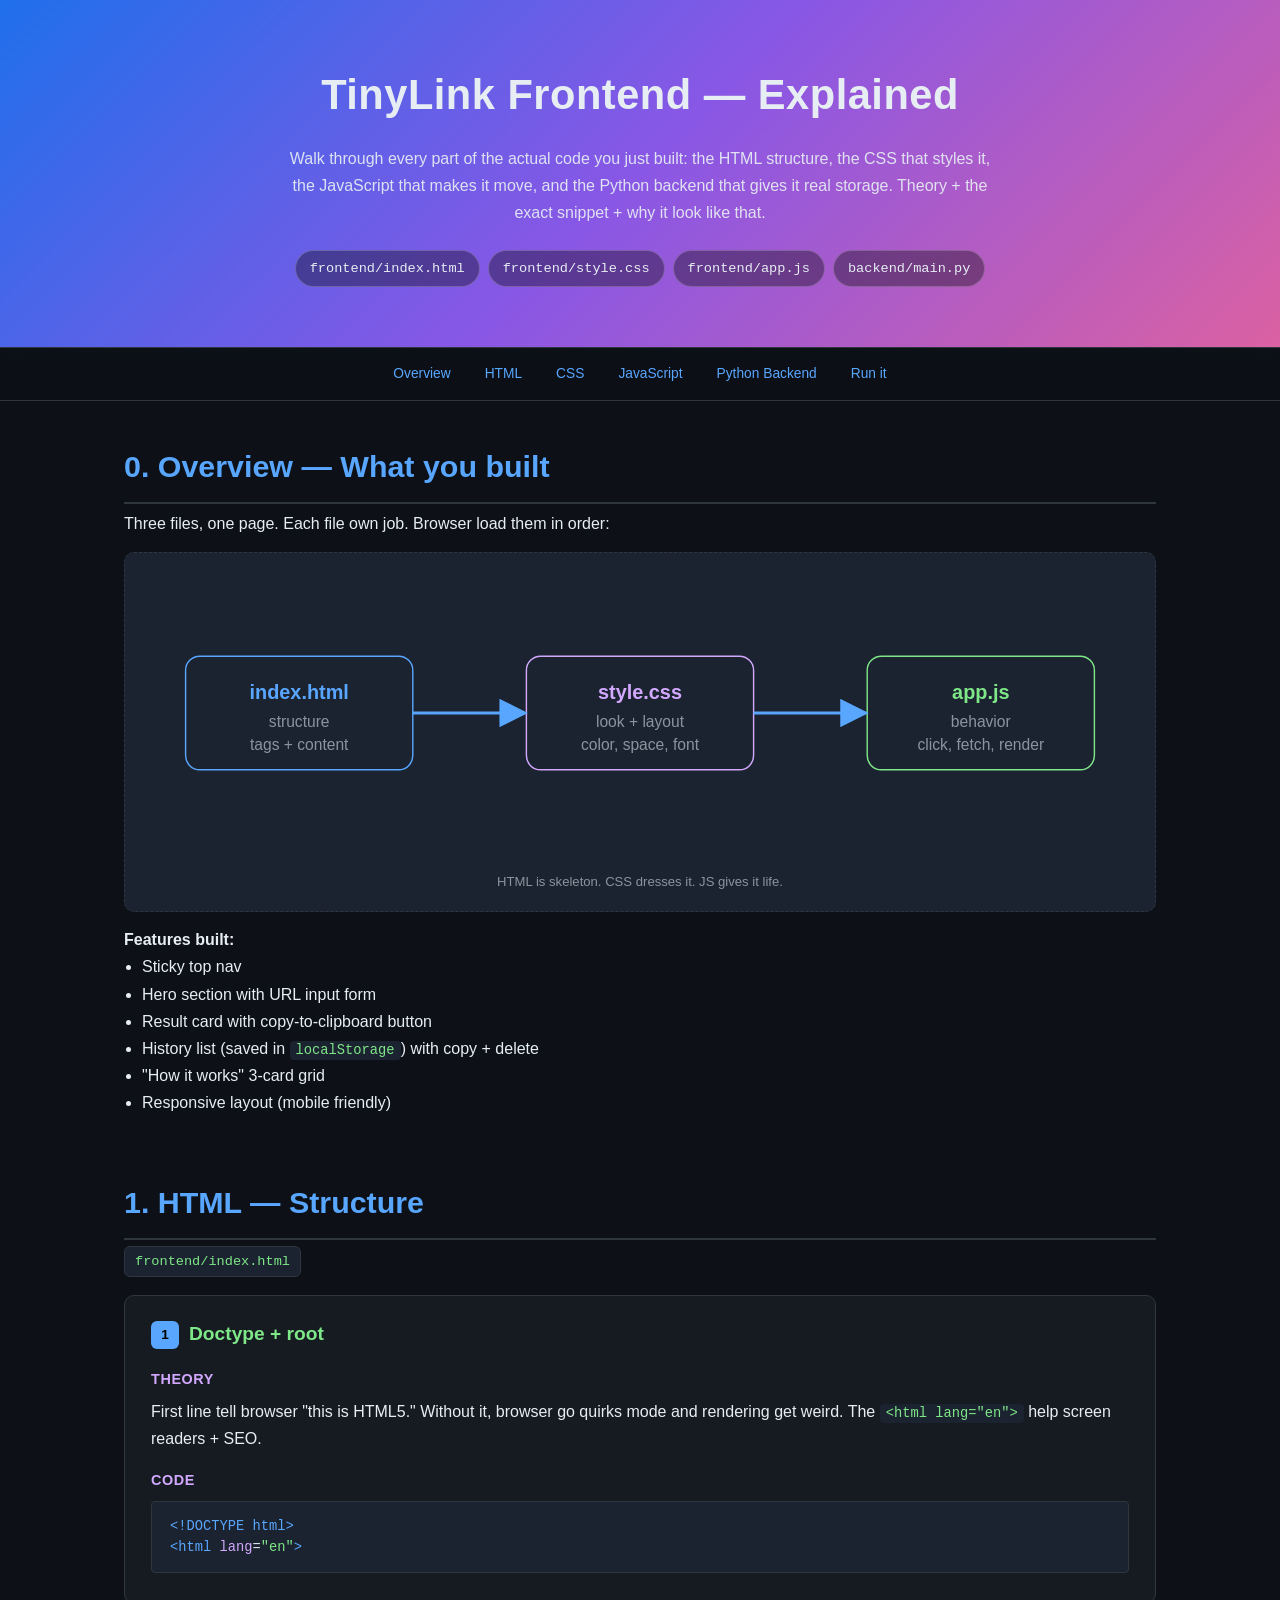
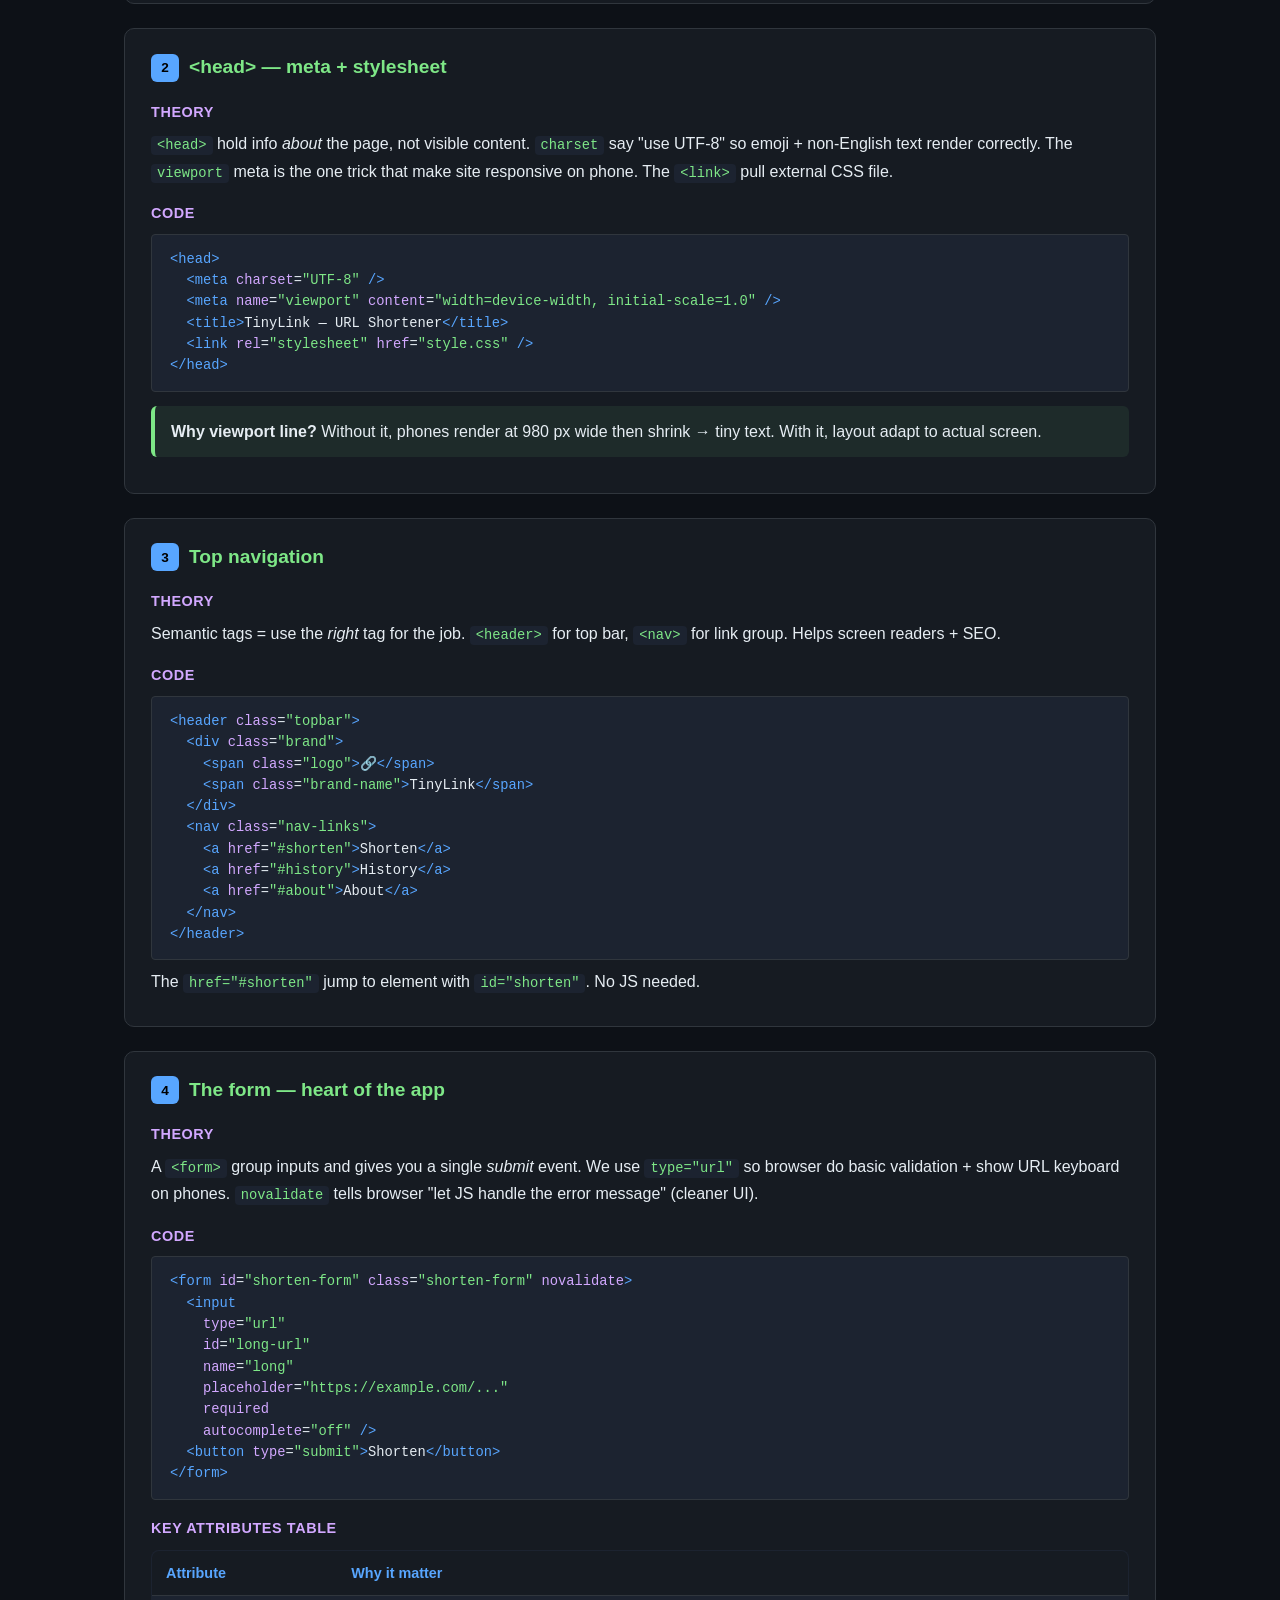
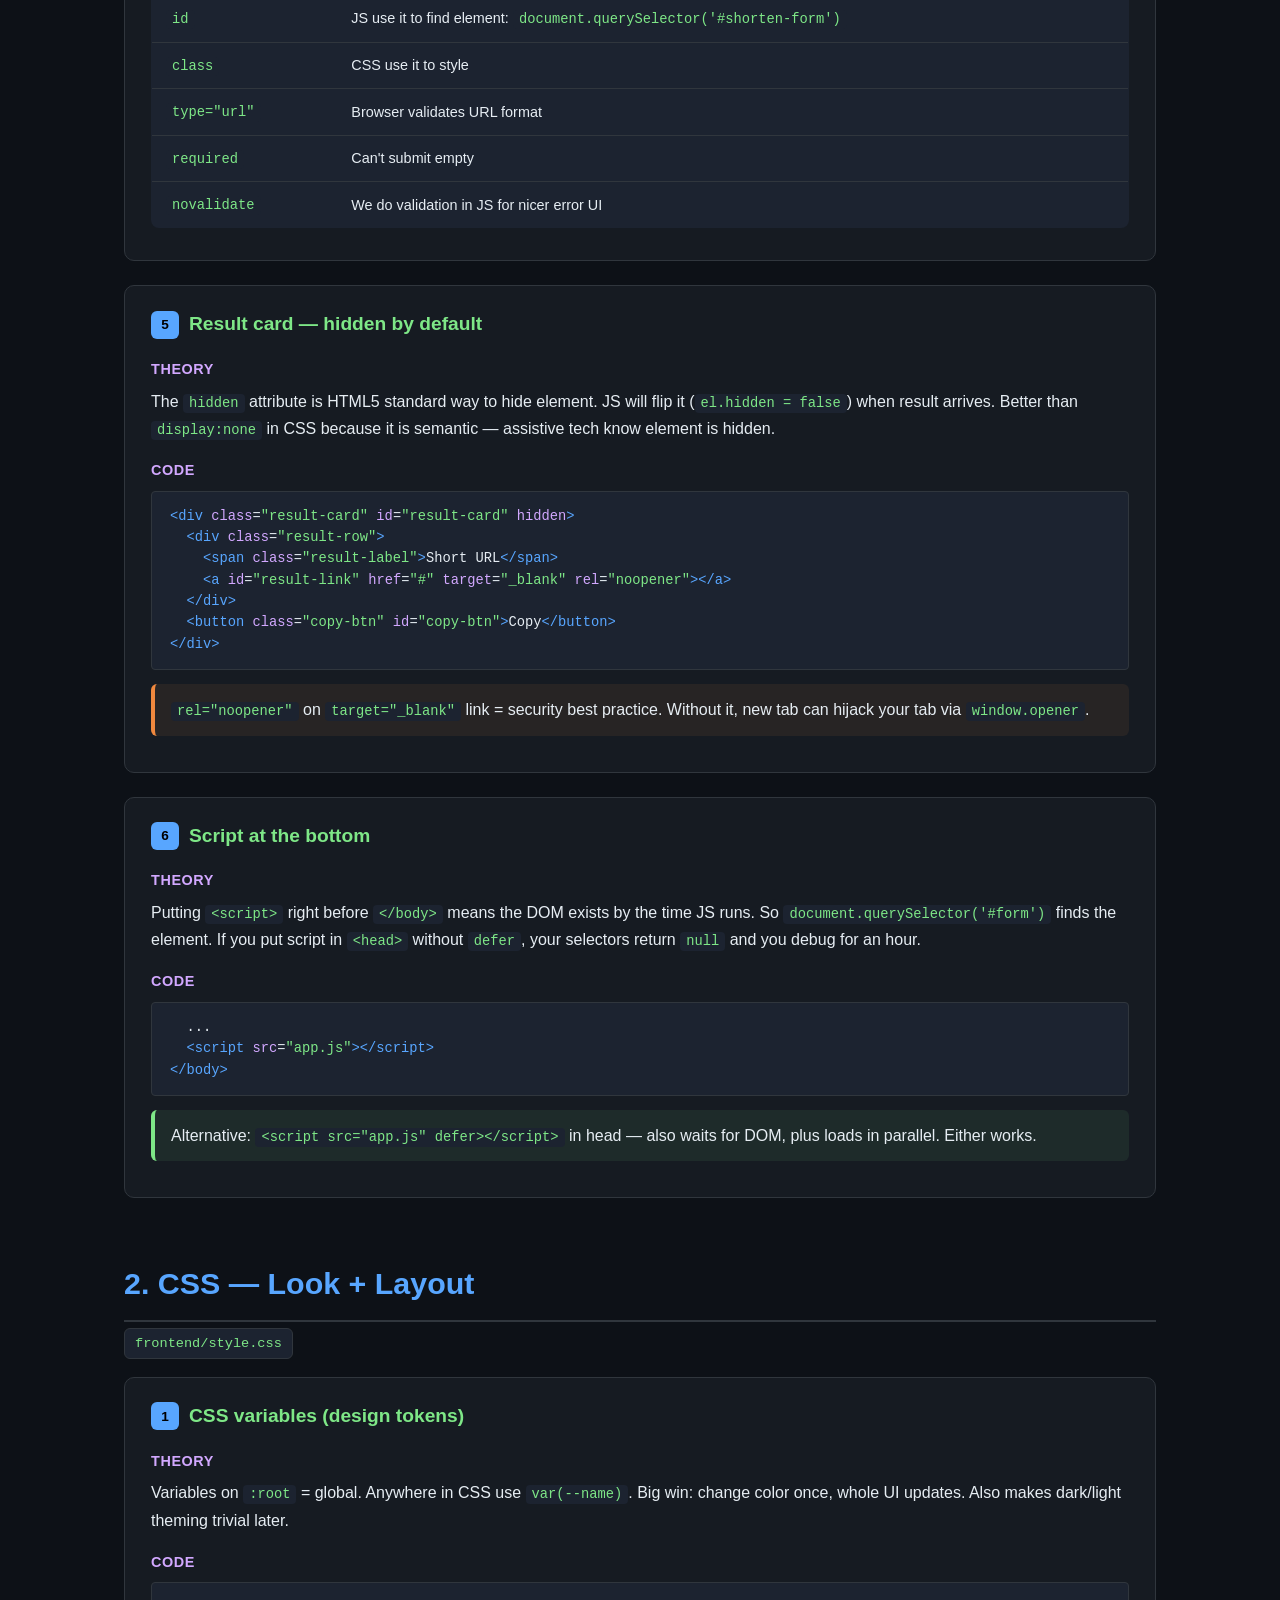
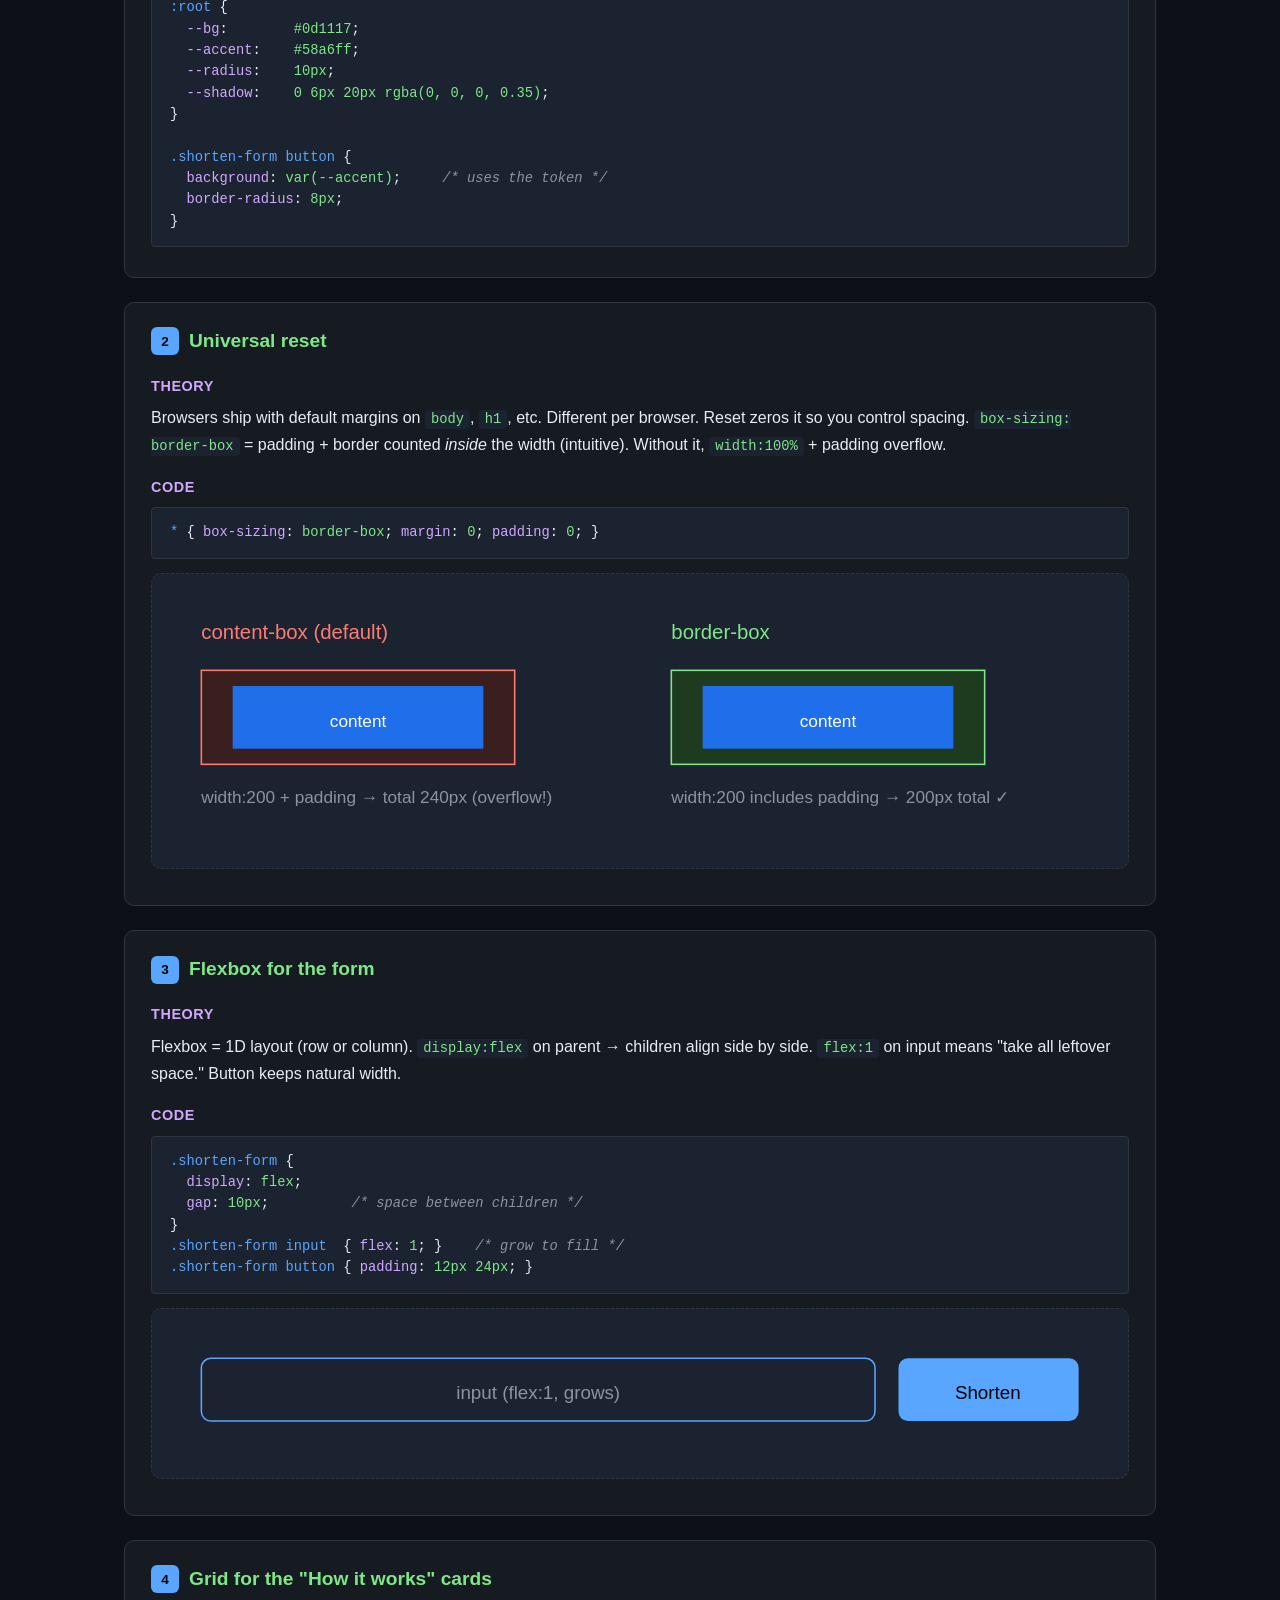
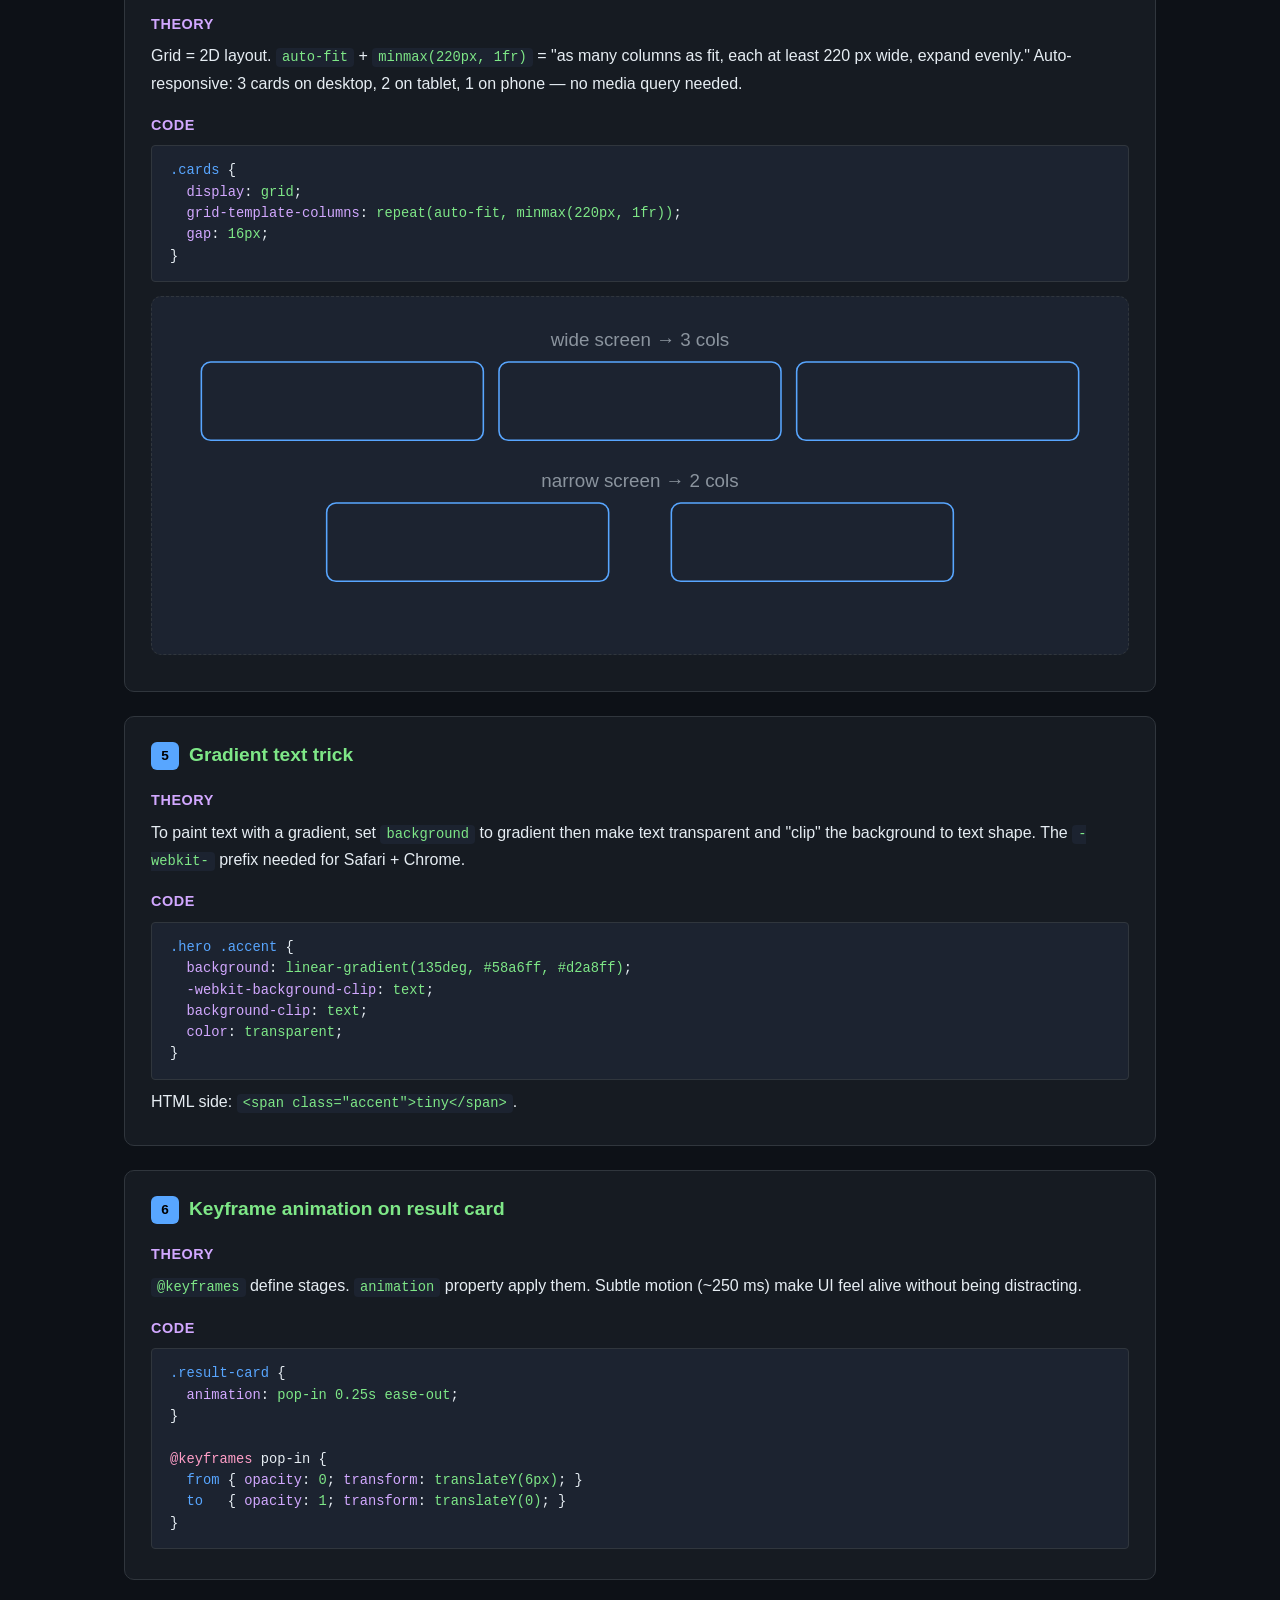
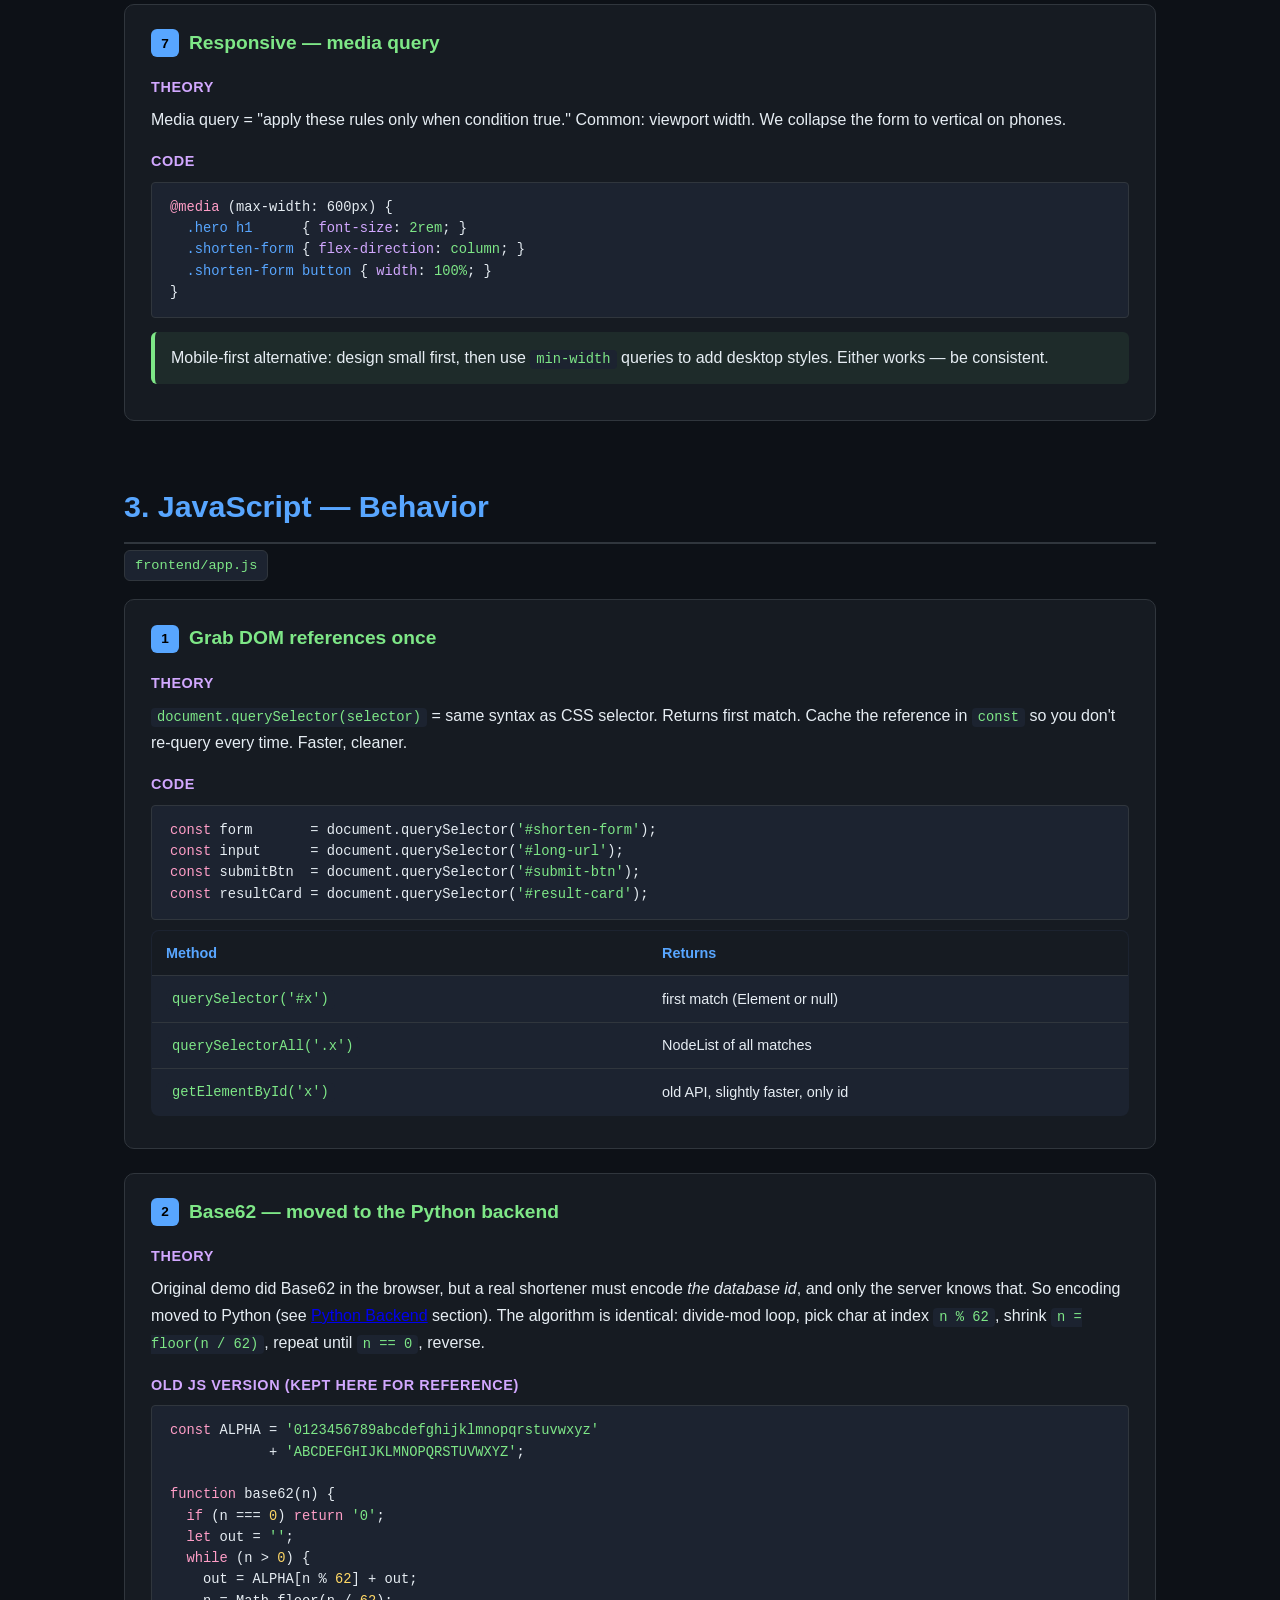
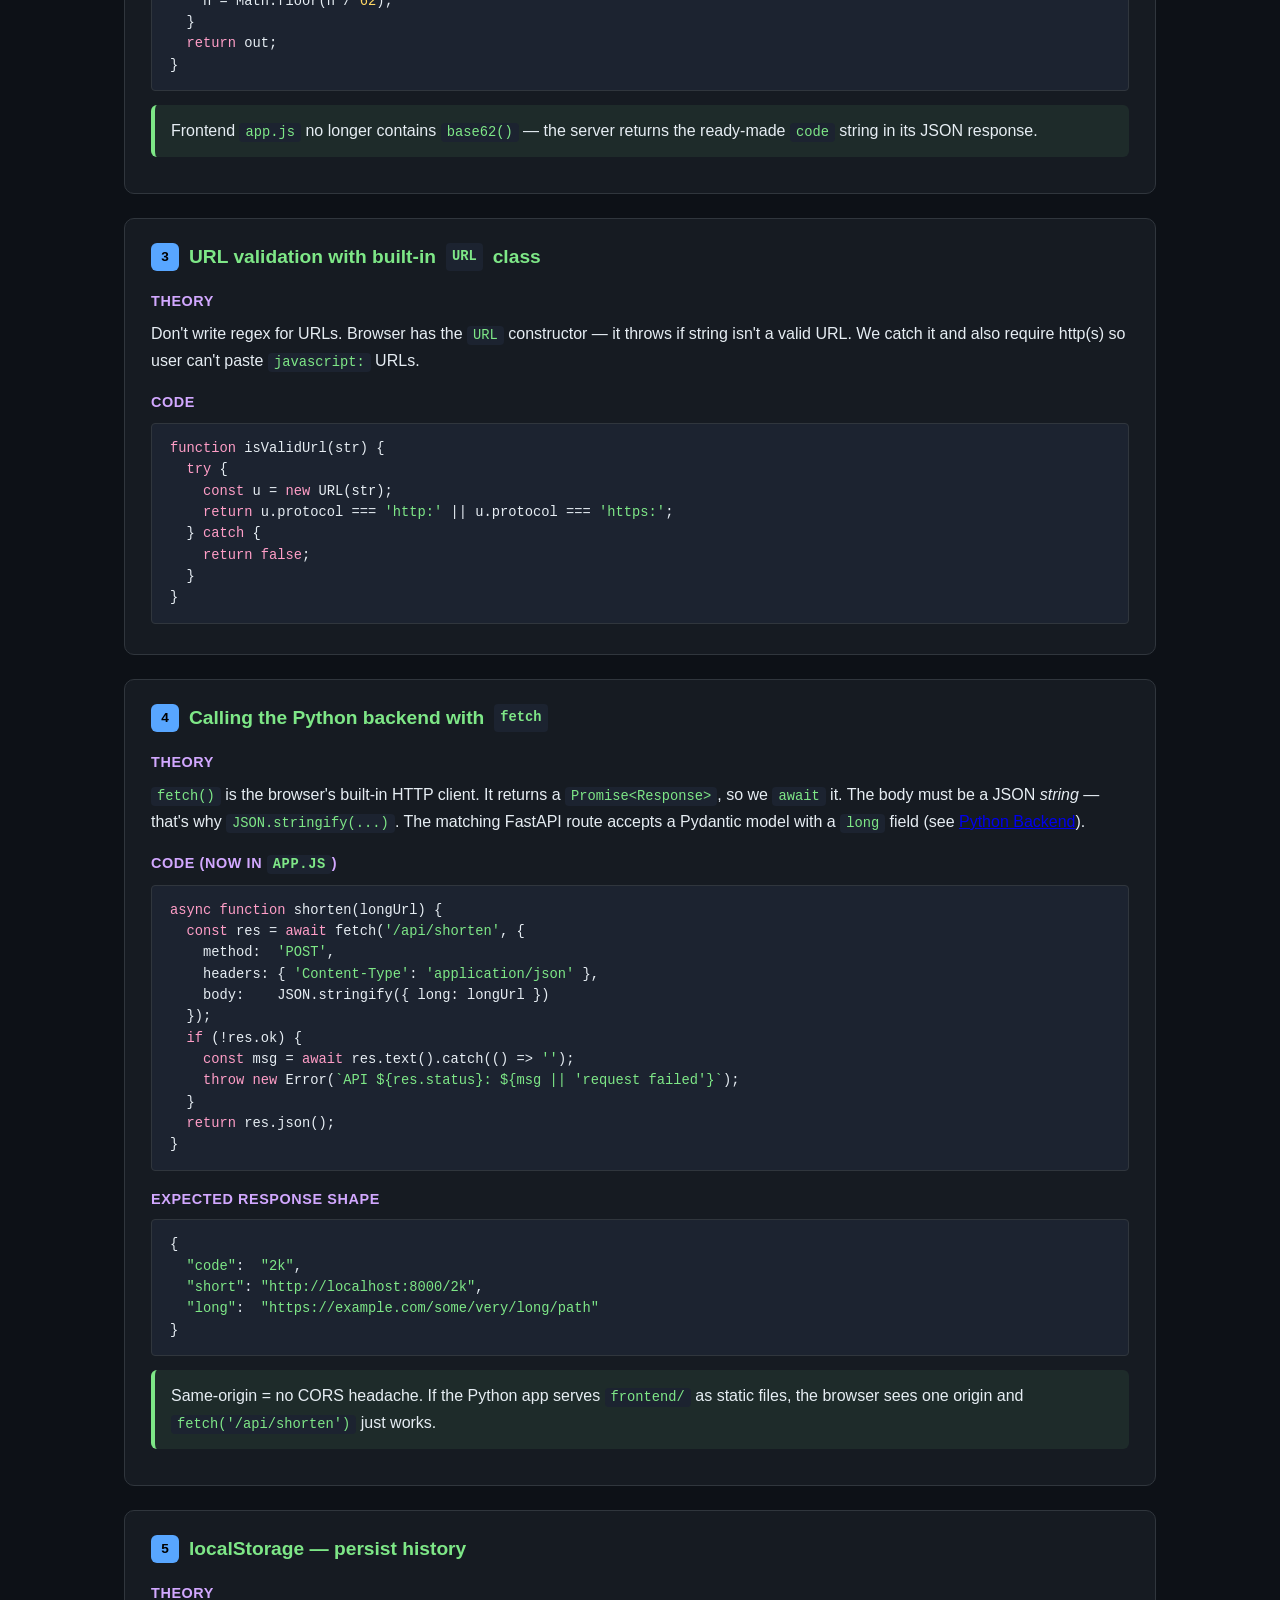
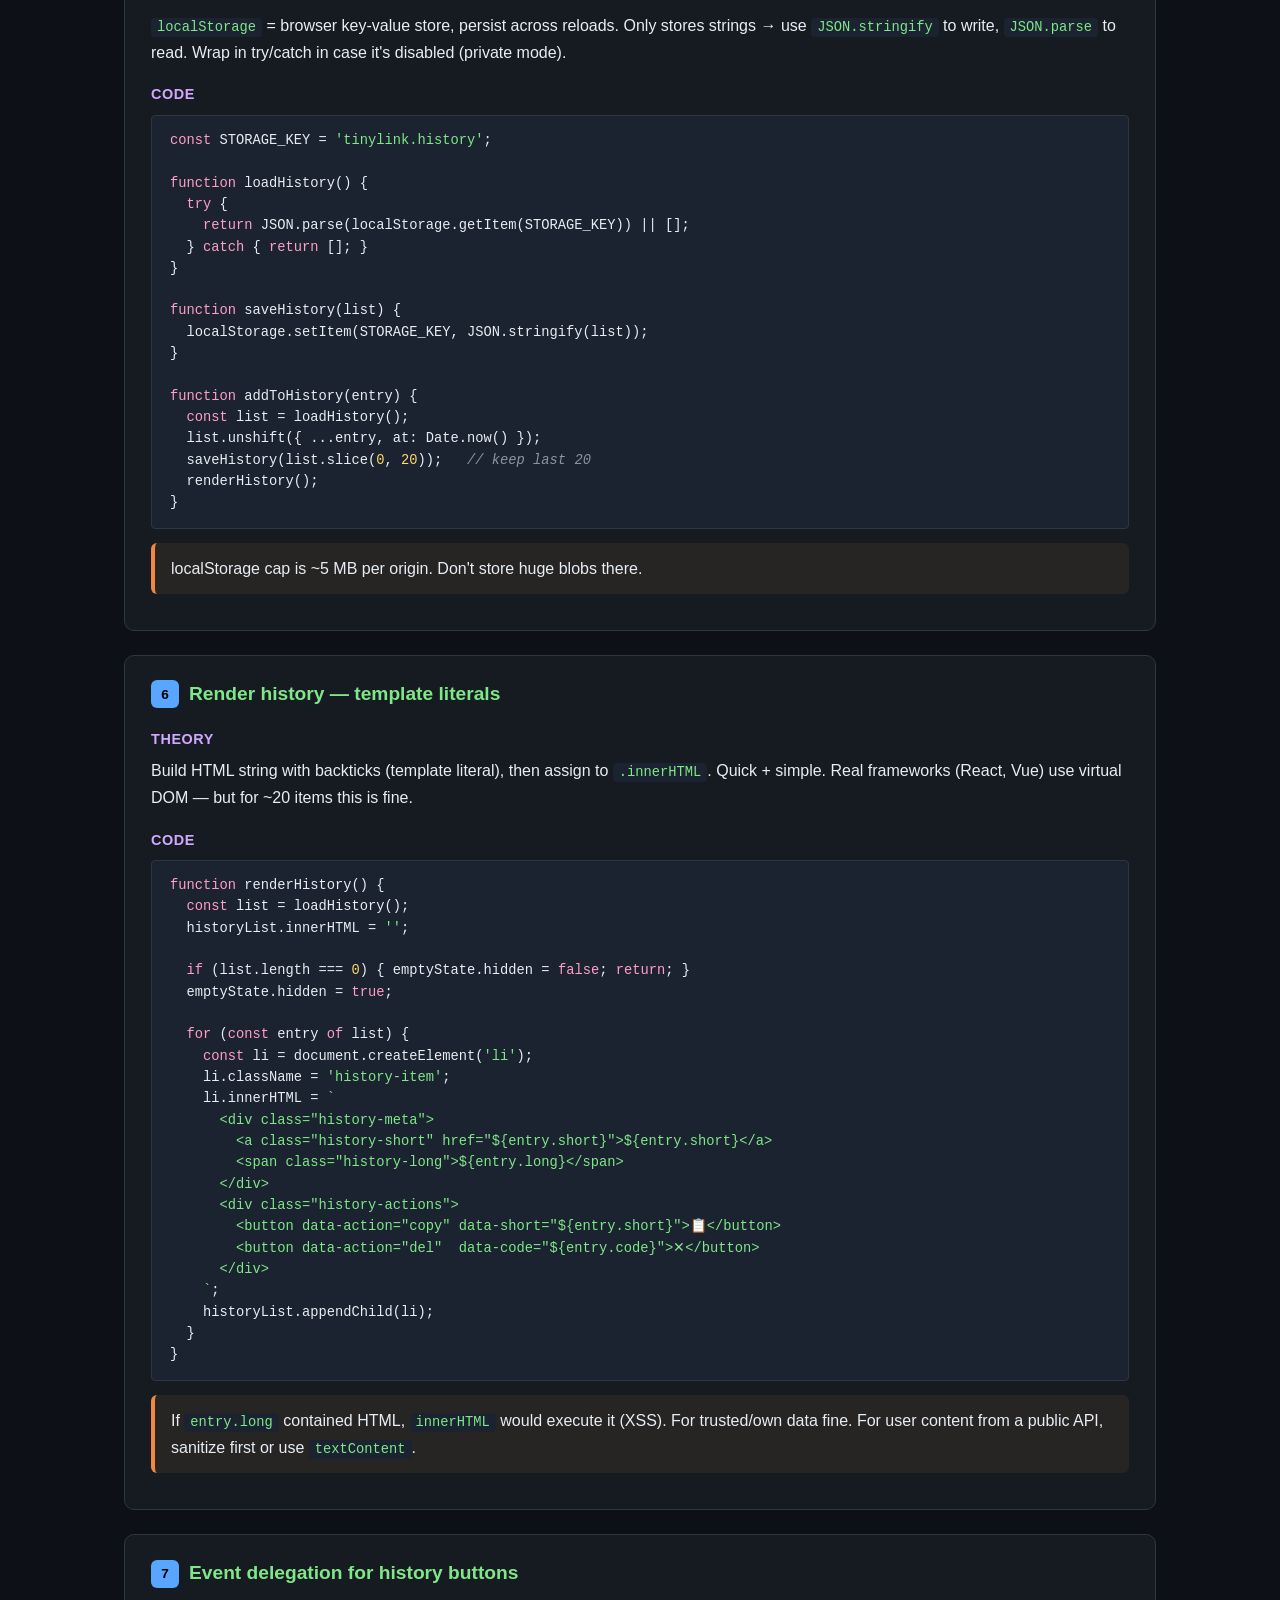
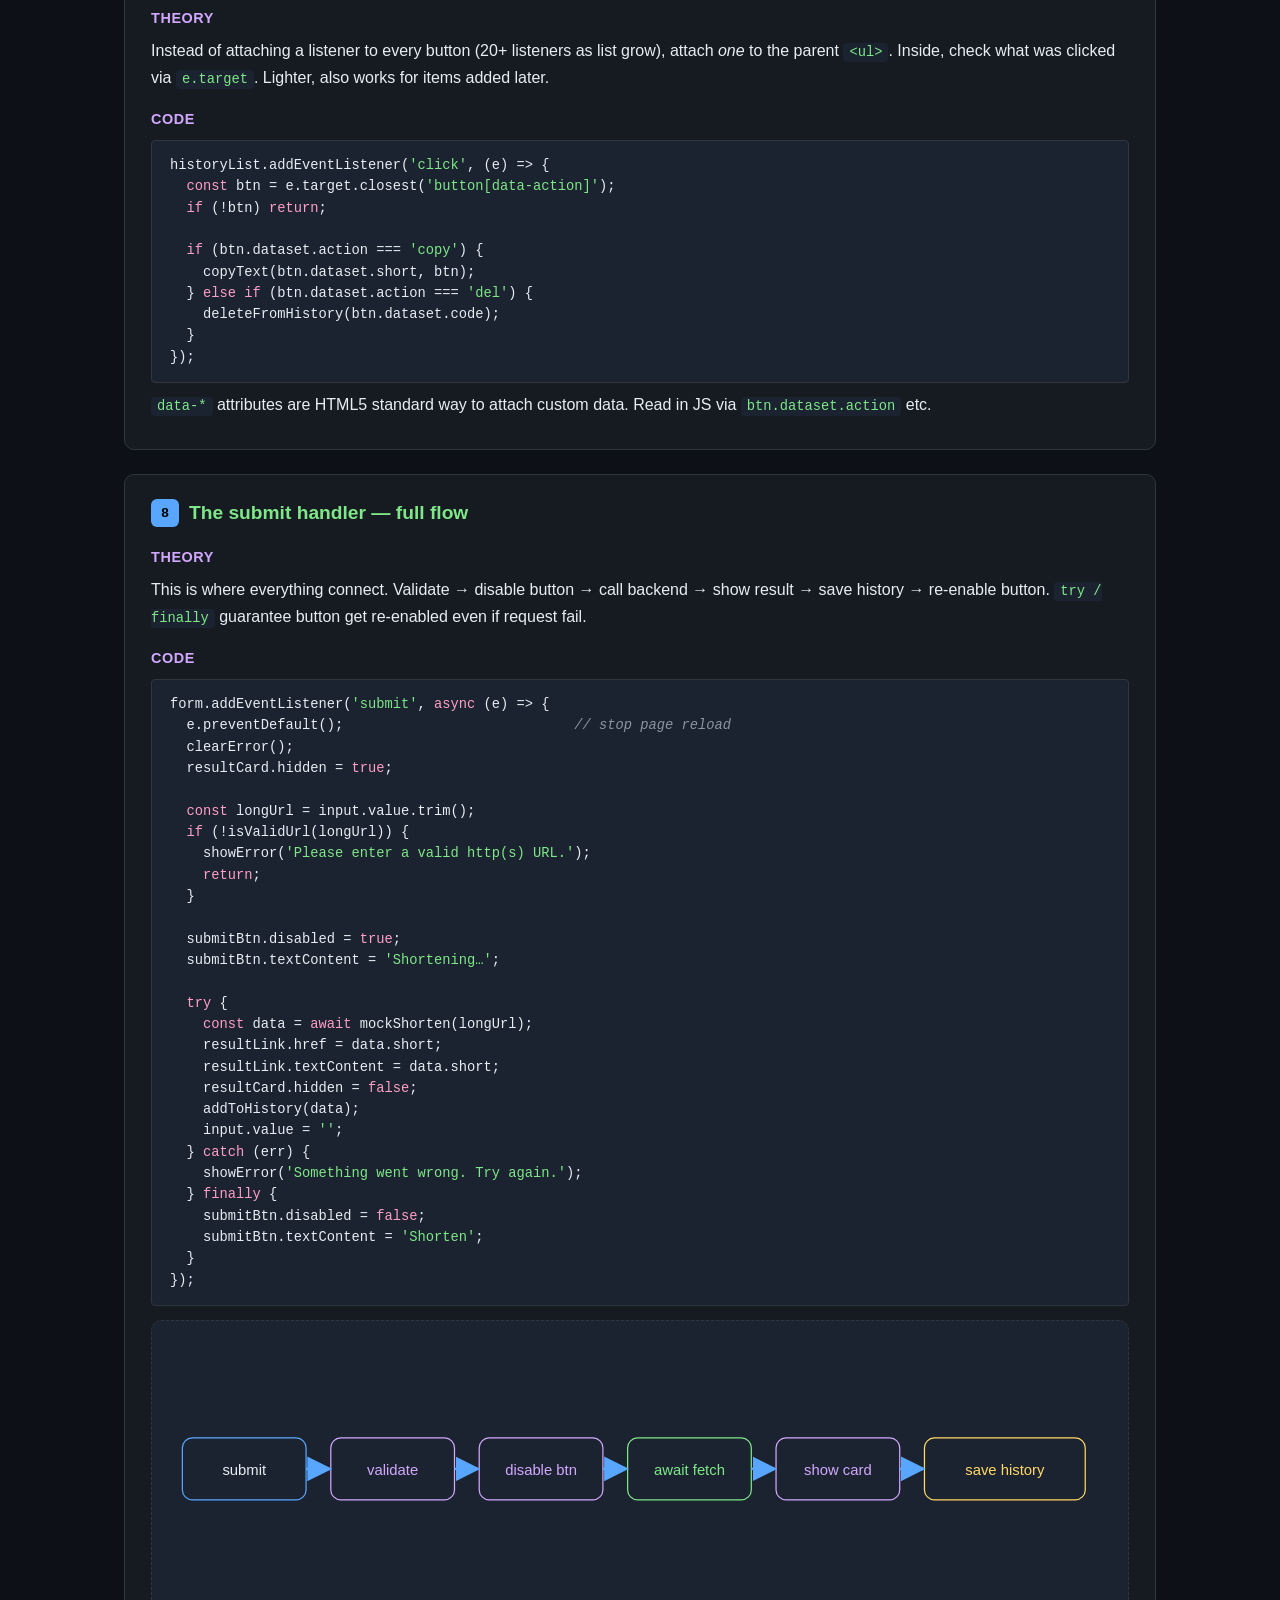
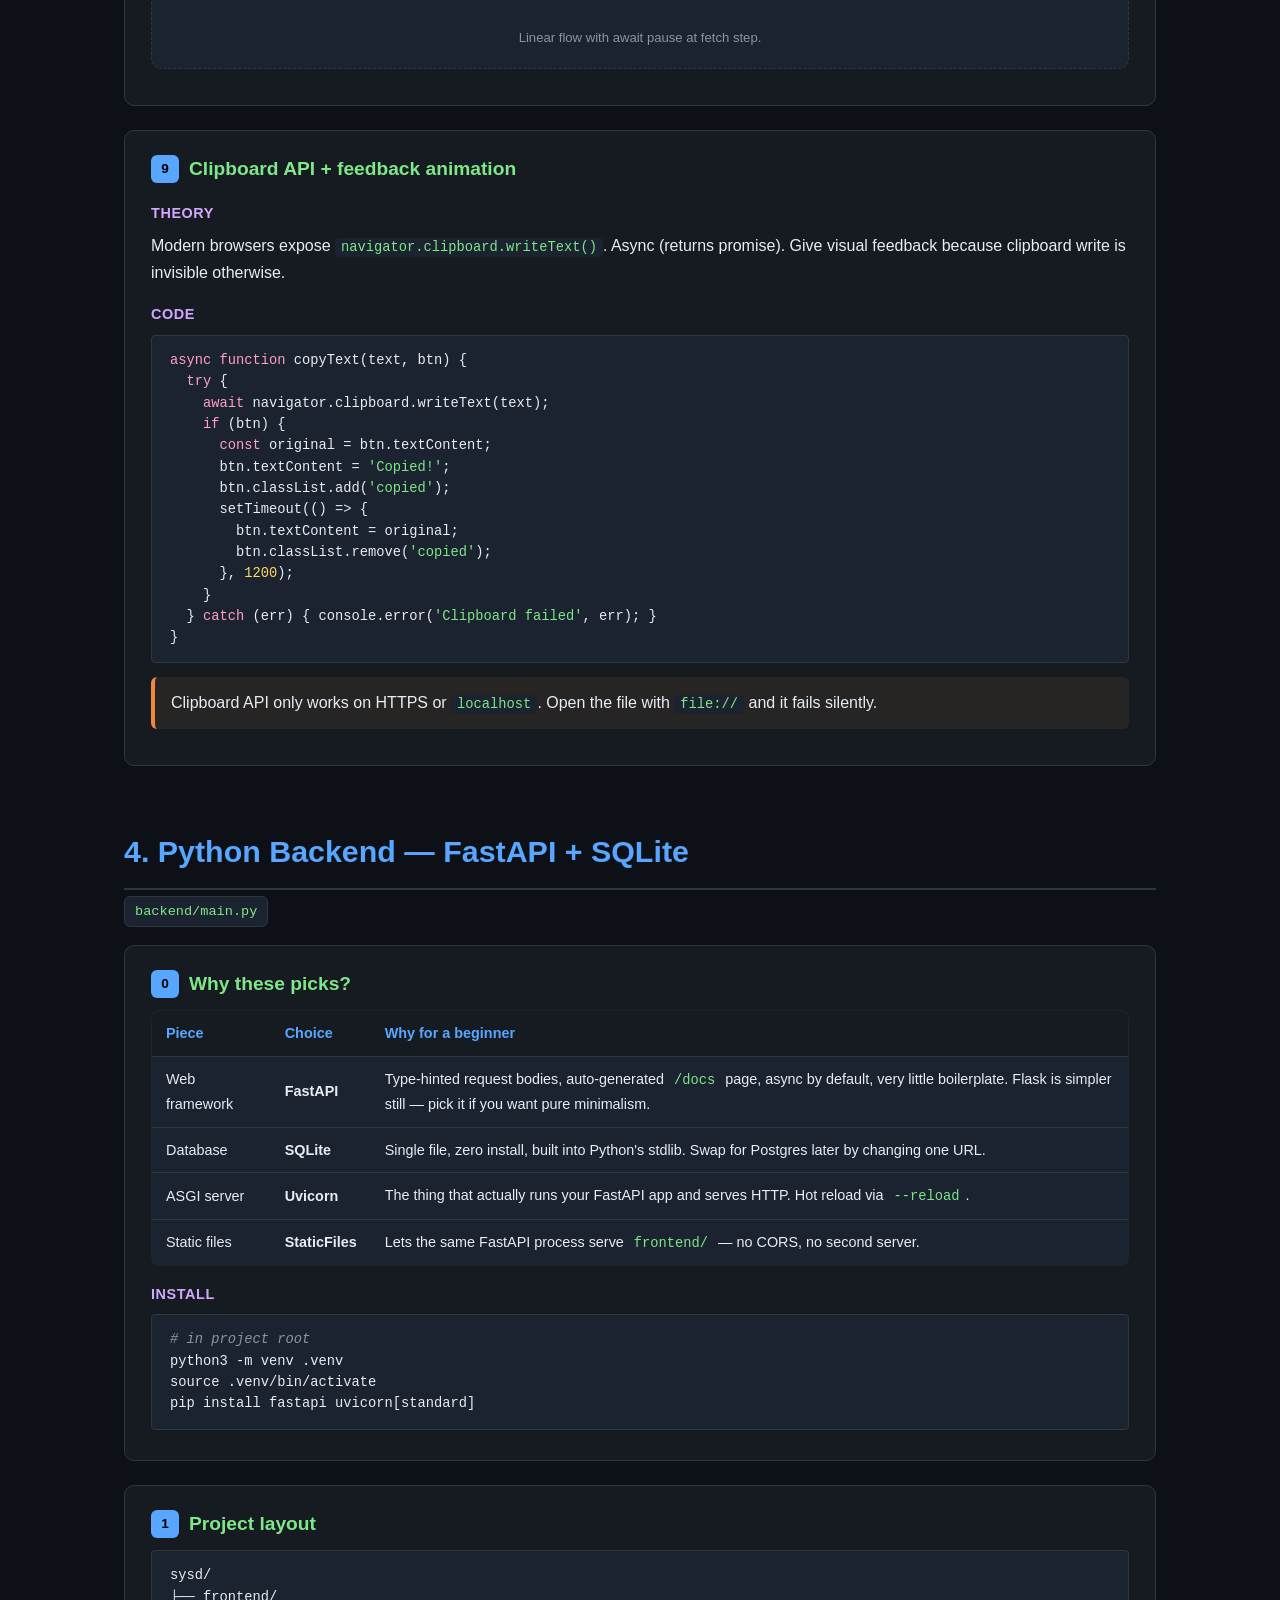
<file: project_TinyLink/frontend-explained.html>
<!DOCTYPE html>
<html lang="en">
<head>
<meta charset="UTF-8" />
<meta name="viewport" content="width=device-width, initial-scale=1.0"/>
<title>TinyLink Frontend — Explained Line by Line</title>
<style>
  :root{
    --bg:#0d1117; --panel:#161b22; --panel2:#1c2330; --border:#30363d;
    --text:#e6edf3; --muted:#8b949e; --accent:#58a6ff; --accent2:#7ee787;
    --warn:#f0883e; --danger:#ff7b72; --purple:#d2a8ff; --pink:#ff9ec7;
    --yellow:#ffd866;
  }
  *{box-sizing:border-box;margin:0;padding:0;}
  html{scroll-behavior:smooth;}
  body{
    font-family:-apple-system,BlinkMacSystemFont,"Segoe UI",Roboto,sans-serif;
    background:var(--bg);color:var(--text);line-height:1.7;
  }
  header.hero{
    background:linear-gradient(135deg,#1f6feb 0%,#8957e5 50%,#db61a2 100%);
    padding:60px 24px;text-align:center;border-bottom:1px solid var(--border);
  }
  header.hero h1{font-size:2.6rem;letter-spacing:0.5px;}
  header.hero p{max-width:720px;margin:14px auto 0;opacity:0.92;}
  header.hero .files{margin-top:24px;display:flex;flex-wrap:wrap;gap:8px;justify-content:center;}
  header.hero .file-pill{
    background:rgba(0,0,0,0.35);padding:6px 14px;border-radius:999px;font-size:0.85rem;
    border:1px solid rgba(255,255,255,0.2);font-family:monospace;
  }

  nav.toc{
    position:sticky;top:0;background:rgba(13,17,23,0.96);backdrop-filter:blur(10px);
    border-bottom:1px solid var(--border);padding:10px 16px;z-index:100;
    display:flex;flex-wrap:wrap;gap:8px 14px;justify-content:center;
  }
  nav.toc a{color:var(--accent);text-decoration:none;font-size:0.86rem;padding:4px 10px;border-radius:6px;}
  nav.toc a:hover{background:var(--panel2);}

  main{max-width:1080px;margin:0 auto;padding:40px 24px;}

  section{margin-bottom:60px;}
  section > h2{
    font-size:1.9rem;color:var(--accent);border-bottom:2px solid var(--border);
    padding-bottom:10px;margin-bottom:6px;
  }
  section > .file-tag{
    display:inline-block;background:var(--panel2);color:var(--accent2);
    padding:3px 10px;border-radius:6px;font-family:monospace;font-size:0.85rem;
    border:1px solid var(--border);margin-bottom:18px;
  }

  .part{
    background:var(--panel);border:1px solid var(--border);border-radius:10px;
    padding:22px 26px;margin-bottom:24px;
  }
  .part h3{
    color:var(--accent2);font-size:1.2rem;margin-bottom:10px;
    display:flex;align-items:center;gap:10px;
  }
  .part h3 .num{
    background:var(--accent);color:#000;font-weight:700;width:28px;height:28px;
    border-radius:6px;display:grid;place-items:center;font-size:0.85rem;
  }
  .part h4{
    color:var(--purple);font-size:0.9rem;text-transform:uppercase;letter-spacing:0.6px;
    margin:16px 0 6px;font-weight:600;
  }
  .part p{margin-bottom:8px;}
  .part ul{padding-left:22px;margin:6px 0;}
  .part li{margin:4px 0;}

  code,pre{
    font-family:"SF Mono",Menlo,Consolas,monospace;background:var(--panel2);
    border-radius:4px;font-size:0.86rem;
  }
  code{padding:2px 6px;color:var(--accent2);}
  pre{
    padding:14px 18px;overflow-x:auto;border:1px solid var(--border);
    line-height:1.55;margin:8px 0;color:var(--text);
  }
  pre .kw{color:var(--pink);} pre .str{color:var(--accent2);} pre .com{color:var(--muted);font-style:italic;}
  pre .num{color:var(--yellow);} pre .tag{color:var(--accent);} pre .attr{color:var(--purple);}
  pre .sel{color:var(--accent);} pre .prop{color:var(--purple);} pre .val{color:var(--accent2);}

  .callout{
    background:rgba(88,166,255,0.08);border-left:4px solid var(--accent);
    padding:12px 16px;border-radius:6px;margin:14px 0;
  }
  .callout.warn{background:rgba(240,136,62,0.08);border-color:var(--warn);}
  .callout.tip {background:rgba(126,231,135,0.08);border-color:var(--accent2);}

  .visual{
    background:var(--panel2);border:1px dashed var(--border);border-radius:10px;
    padding:18px;margin:14px 0;text-align:center;
  }
  .visual svg{max-width:100%;height:auto;}
  .caption{font-size:0.82rem;color:var(--muted);margin-top:8px;}

  table{
    width:100%;border-collapse:collapse;background:var(--panel2);
    border-radius:8px;overflow:hidden;border:1px solid var(--border);margin:10px 0;
    font-size:0.9rem;
  }
  th,td{padding:10px 14px;text-align:left;border-bottom:1px solid var(--border);}
  th{background:var(--panel);color:var(--accent);}
  tr:last-child td{border-bottom:none;}

  footer{text-align:center;padding:40px 24px;color:var(--muted);border-top:1px solid var(--border);}

  @media (max-width:600px){
    header.hero h1{font-size:1.8rem;}
    main{padding:24px 14px;}
    .part{padding:18px;}
  }
</style>
</head>
<body>

<header class="hero">
  <h1>TinyLink Frontend — Explained</h1>
  <p>Walk through every part of the actual code you just built: the HTML structure, the CSS that styles it, the JavaScript that makes it move, and the Python backend that gives it real storage. Theory + the exact snippet + why it look like that.</p>
  <div class="files">
    <span class="file-pill">frontend/index.html</span>
    <span class="file-pill">frontend/style.css</span>
    <span class="file-pill">frontend/app.js</span>
    <span class="file-pill">backend/main.py</span>
  </div>
</header>

<nav class="toc">
  <a href="#overview">Overview</a>
  <a href="#html">HTML</a>
  <a href="#css">CSS</a>
  <a href="#js">JavaScript</a>
  <a href="#python">Python Backend</a>
  <a href="#run">Run it</a>
</nav>

<main>

<!-- ============ OVERVIEW ============ -->
<section id="overview">
  <h2>0. Overview — What you built</h2>
  <p>Three files, one page. Each file own job. Browser load them in order:</p>

  <div class="visual">
    <svg viewBox="0 0 700 200" xmlns="http://www.w3.org/2000/svg">
      <defs>
        <marker id="arr" markerWidth="10" markerHeight="10" refX="9" refY="5" orient="auto">
          <polygon points="0 0, 10 5, 0 10" fill="#58a6ff"/>
        </marker>
      </defs>
      <rect x="30" y="60" width="160" height="80" rx="10" fill="#1c2330" stroke="#58a6ff"/>
      <text x="110" y="90" text-anchor="middle" fill="#58a6ff" font-size="14" font-weight="bold">index.html</text>
      <text x="110" y="110" text-anchor="middle" fill="#8b949e" font-size="11">structure</text>
      <text x="110" y="126" text-anchor="middle" fill="#8b949e" font-size="11">tags + content</text>

      <rect x="270" y="60" width="160" height="80" rx="10" fill="#1c2330" stroke="#d2a8ff"/>
      <text x="350" y="90" text-anchor="middle" fill="#d2a8ff" font-size="14" font-weight="bold">style.css</text>
      <text x="350" y="110" text-anchor="middle" fill="#8b949e" font-size="11">look + layout</text>
      <text x="350" y="126" text-anchor="middle" fill="#8b949e" font-size="11">color, space, font</text>

      <rect x="510" y="60" width="160" height="80" rx="10" fill="#1c2330" stroke="#7ee787"/>
      <text x="590" y="90" text-anchor="middle" fill="#7ee787" font-size="14" font-weight="bold">app.js</text>
      <text x="590" y="110" text-anchor="middle" fill="#8b949e" font-size="11">behavior</text>
      <text x="590" y="126" text-anchor="middle" fill="#8b949e" font-size="11">click, fetch, render</text>

      <line x1="190" y1="100" x2="269" y2="100" stroke="#58a6ff" stroke-width="2" marker-end="url(#arr)"/>
      <line x1="430" y1="100" x2="509" y2="100" stroke="#58a6ff" stroke-width="2" marker-end="url(#arr)"/>
    </svg>
    <div class="caption">HTML is skeleton. CSS dresses it. JS gives it life.</div>
  </div>

  <p><b>Features built:</b></p>
  <ul style="margin-left:18px;">
    <li>Sticky top nav</li>
    <li>Hero section with URL input form</li>
    <li>Result card with copy-to-clipboard button</li>
    <li>History list (saved in <code>localStorage</code>) with copy + delete</li>
    <li>"How it works" 3-card grid</li>
    <li>Responsive layout (mobile friendly)</li>
  </ul>
</section>

<!-- ============================================ -->
<!-- ================== HTML ==================== -->
<!-- ============================================ -->
<section id="html">
  <h2>1. HTML — Structure</h2>
  <span class="file-tag">frontend/index.html</span>

  <!-- 1.1 doctype -->
  <div class="part">
    <h3><span class="num">1</span> Doctype + root</h3>
    <h4>Theory</h4>
    <p>First line tell browser "this is HTML5." Without it, browser go quirks mode and rendering get weird. The <code>&lt;html lang="en"&gt;</code> help screen readers + SEO.</p>
    <h4>Code</h4>
<pre><span class="tag">&lt;!DOCTYPE html&gt;</span>
<span class="tag">&lt;html</span> <span class="attr">lang</span>=<span class="str">"en"</span><span class="tag">&gt;</span></pre>
  </div>

  <!-- 1.2 head -->
  <div class="part">
    <h3><span class="num">2</span> &lt;head&gt; — meta + stylesheet</h3>
    <h4>Theory</h4>
    <p><code>&lt;head&gt;</code> hold info <i>about</i> the page, not visible content. <code>charset</code> say "use UTF-8" so emoji + non-English text render correctly. The <code>viewport</code> meta is the one trick that make site responsive on phone. The <code>&lt;link&gt;</code> pull external CSS file.</p>
    <h4>Code</h4>
<pre><span class="tag">&lt;head&gt;</span>
  <span class="tag">&lt;meta</span> <span class="attr">charset</span>=<span class="str">"UTF-8"</span> <span class="tag">/&gt;</span>
  <span class="tag">&lt;meta</span> <span class="attr">name</span>=<span class="str">"viewport"</span> <span class="attr">content</span>=<span class="str">"width=device-width, initial-scale=1.0"</span> <span class="tag">/&gt;</span>
  <span class="tag">&lt;title&gt;</span>TinyLink — URL Shortener<span class="tag">&lt;/title&gt;</span>
  <span class="tag">&lt;link</span> <span class="attr">rel</span>=<span class="str">"stylesheet"</span> <span class="attr">href</span>=<span class="str">"style.css"</span> <span class="tag">/&gt;</span>
<span class="tag">&lt;/head&gt;</span></pre>
    <div class="callout tip"><b>Why viewport line?</b> Without it, phones render at 980 px wide then shrink → tiny text. With it, layout adapt to actual screen.</div>
  </div>

  <!-- 1.3 topbar -->
  <div class="part">
    <h3><span class="num">3</span> Top navigation</h3>
    <h4>Theory</h4>
    <p>Semantic tags = use the <i>right</i> tag for the job. <code>&lt;header&gt;</code> for top bar, <code>&lt;nav&gt;</code> for link group. Helps screen readers + SEO.</p>
    <h4>Code</h4>
<pre><span class="tag">&lt;header</span> <span class="attr">class</span>=<span class="str">"topbar"</span><span class="tag">&gt;</span>
  <span class="tag">&lt;div</span> <span class="attr">class</span>=<span class="str">"brand"</span><span class="tag">&gt;</span>
    <span class="tag">&lt;span</span> <span class="attr">class</span>=<span class="str">"logo"</span><span class="tag">&gt;</span>🔗<span class="tag">&lt;/span&gt;</span>
    <span class="tag">&lt;span</span> <span class="attr">class</span>=<span class="str">"brand-name"</span><span class="tag">&gt;</span>TinyLink<span class="tag">&lt;/span&gt;</span>
  <span class="tag">&lt;/div&gt;</span>
  <span class="tag">&lt;nav</span> <span class="attr">class</span>=<span class="str">"nav-links"</span><span class="tag">&gt;</span>
    <span class="tag">&lt;a</span> <span class="attr">href</span>=<span class="str">"#shorten"</span><span class="tag">&gt;</span>Shorten<span class="tag">&lt;/a&gt;</span>
    <span class="tag">&lt;a</span> <span class="attr">href</span>=<span class="str">"#history"</span><span class="tag">&gt;</span>History<span class="tag">&lt;/a&gt;</span>
    <span class="tag">&lt;a</span> <span class="attr">href</span>=<span class="str">"#about"</span><span class="tag">&gt;</span>About<span class="tag">&lt;/a&gt;</span>
  <span class="tag">&lt;/nav&gt;</span>
<span class="tag">&lt;/header&gt;</span></pre>
    <p>The <code>href="#shorten"</code> jump to element with <code>id="shorten"</code>. No JS needed.</p>
  </div>

  <!-- 1.4 form -->
  <div class="part">
    <h3><span class="num">4</span> The form — heart of the app</h3>
    <h4>Theory</h4>
    <p>A <code>&lt;form&gt;</code> group inputs and gives you a single <i>submit</i> event. We use <code>type="url"</code> so browser do basic validation + show URL keyboard on phones. <code>novalidate</code> tells browser "let JS handle the error message" (cleaner UI).</p>
    <h4>Code</h4>
<pre><span class="tag">&lt;form</span> <span class="attr">id</span>=<span class="str">"shorten-form"</span> <span class="attr">class</span>=<span class="str">"shorten-form"</span> <span class="attr">novalidate</span><span class="tag">&gt;</span>
  <span class="tag">&lt;input</span>
    <span class="attr">type</span>=<span class="str">"url"</span>
    <span class="attr">id</span>=<span class="str">"long-url"</span>
    <span class="attr">name</span>=<span class="str">"long"</span>
    <span class="attr">placeholder</span>=<span class="str">"https://example.com/..."</span>
    <span class="attr">required</span>
    <span class="attr">autocomplete</span>=<span class="str">"off"</span> <span class="tag">/&gt;</span>
  <span class="tag">&lt;button</span> <span class="attr">type</span>=<span class="str">"submit"</span><span class="tag">&gt;</span>Shorten<span class="tag">&lt;/button&gt;</span>
<span class="tag">&lt;/form&gt;</span></pre>

    <h4>Key attributes table</h4>
    <table>
      <tr><th>Attribute</th><th>Why it matter</th></tr>
      <tr><td><code>id</code></td><td>JS use it to find element: <code>document.querySelector('#shorten-form')</code></td></tr>
      <tr><td><code>class</code></td><td>CSS use it to style</td></tr>
      <tr><td><code>type="url"</code></td><td>Browser validates URL format</td></tr>
      <tr><td><code>required</code></td><td>Can't submit empty</td></tr>
      <tr><td><code>novalidate</code></td><td>We do validation in JS for nicer error UI</td></tr>
    </table>
  </div>

  <!-- 1.5 result card -->
  <div class="part">
    <h3><span class="num">5</span> Result card — hidden by default</h3>
    <h4>Theory</h4>
    <p>The <code>hidden</code> attribute is HTML5 standard way to hide element. JS will flip it (<code>el.hidden = false</code>) when result arrives. Better than <code>display:none</code> in CSS because it is semantic — assistive tech know element is hidden.</p>
    <h4>Code</h4>
<pre><span class="tag">&lt;div</span> <span class="attr">class</span>=<span class="str">"result-card"</span> <span class="attr">id</span>=<span class="str">"result-card"</span> <span class="attr">hidden</span><span class="tag">&gt;</span>
  <span class="tag">&lt;div</span> <span class="attr">class</span>=<span class="str">"result-row"</span><span class="tag">&gt;</span>
    <span class="tag">&lt;span</span> <span class="attr">class</span>=<span class="str">"result-label"</span><span class="tag">&gt;</span>Short URL<span class="tag">&lt;/span&gt;</span>
    <span class="tag">&lt;a</span> <span class="attr">id</span>=<span class="str">"result-link"</span> <span class="attr">href</span>=<span class="str">"#"</span> <span class="attr">target</span>=<span class="str">"_blank"</span> <span class="attr">rel</span>=<span class="str">"noopener"</span><span class="tag">&gt;&lt;/a&gt;</span>
  <span class="tag">&lt;/div&gt;</span>
  <span class="tag">&lt;button</span> <span class="attr">class</span>=<span class="str">"copy-btn"</span> <span class="attr">id</span>=<span class="str">"copy-btn"</span><span class="tag">&gt;</span>Copy<span class="tag">&lt;/button&gt;</span>
<span class="tag">&lt;/div&gt;</span></pre>
    <div class="callout warn"><code>rel="noopener"</code> on <code>target="_blank"</code> link = security best practice. Without it, new tab can hijack your tab via <code>window.opener</code>.</div>
  </div>

  <!-- 1.6 script -->
  <div class="part">
    <h3><span class="num">6</span> Script at the bottom</h3>
    <h4>Theory</h4>
    <p>Putting <code>&lt;script&gt;</code> right before <code>&lt;/body&gt;</code> means the DOM exists by the time JS runs. So <code>document.querySelector('#form')</code> finds the element. If you put script in <code>&lt;head&gt;</code> without <code>defer</code>, your selectors return <code>null</code> and you debug for an hour.</p>
    <h4>Code</h4>
<pre>  ...
  <span class="tag">&lt;script</span> <span class="attr">src</span>=<span class="str">"app.js"</span><span class="tag">&gt;&lt;/script&gt;</span>
<span class="tag">&lt;/body&gt;</span></pre>
    <div class="callout tip">Alternative: <code>&lt;script src="app.js" defer&gt;&lt;/script&gt;</code> in head — also waits for DOM, plus loads in parallel. Either works.</div>
  </div>
</section>

<!-- ============================================ -->
<!-- ================== CSS ===================== -->
<!-- ============================================ -->
<section id="css">
  <h2>2. CSS — Look + Layout</h2>
  <span class="file-tag">frontend/style.css</span>

  <!-- 2.1 variables -->
  <div class="part">
    <h3><span class="num">1</span> CSS variables (design tokens)</h3>
    <h4>Theory</h4>
    <p>Variables on <code>:root</code> = global. Anywhere in CSS use <code>var(--name)</code>. Big win: change color once, whole UI updates. Also makes dark/light theming trivial later.</p>
    <h4>Code</h4>
<pre><span class="sel">:root</span> {
  <span class="prop">--bg</span>:        <span class="val">#0d1117</span>;
  <span class="prop">--accent</span>:    <span class="val">#58a6ff</span>;
  <span class="prop">--radius</span>:    <span class="val">10px</span>;
  <span class="prop">--shadow</span>:    <span class="val">0 6px 20px rgba(0, 0, 0, 0.35)</span>;
}

<span class="sel">.shorten-form button</span> {
  <span class="prop">background</span>: <span class="val">var(--accent)</span>;     <span class="com">/* uses the token */</span>
  <span class="prop">border-radius</span>: <span class="val">8px</span>;
}</pre>
  </div>

  <!-- 2.2 reset -->
  <div class="part">
    <h3><span class="num">2</span> Universal reset</h3>
    <h4>Theory</h4>
    <p>Browsers ship with default margins on <code>body</code>, <code>h1</code>, etc. Different per browser. Reset zeros it so you control spacing. <code>box-sizing: border-box</code> = padding + border counted <i>inside</i> the width (intuitive). Without it, <code>width:100%</code> + padding overflow.</p>
    <h4>Code</h4>
<pre><span class="sel">*</span> { <span class="prop">box-sizing</span>: <span class="val">border-box</span>; <span class="prop">margin</span>: <span class="val">0</span>; <span class="prop">padding</span>: <span class="val">0</span>; }</pre>

    <div class="visual">
      <svg viewBox="0 0 600 160" xmlns="http://www.w3.org/2000/svg">
        <text x="20" y="30" fill="#ff7b72" font-size="13">content-box (default)</text>
        <rect x="20" y="50" width="200" height="60" fill="#3b1f1f" stroke="#ff7b72"/>
        <rect x="40" y="60" width="160" height="40" fill="#1f6feb"/>
        <text x="120" y="86" text-anchor="middle" fill="#fff" font-size="11">content</text>
        <text x="20" y="135" fill="#8b949e" font-size="11">width:200 + padding → total 240px (overflow!)</text>

        <text x="320" y="30" fill="#7ee787" font-size="13">border-box</text>
        <rect x="320" y="50" width="200" height="60" fill="#1f3b1f" stroke="#7ee787"/>
        <rect x="340" y="60" width="160" height="40" fill="#1f6feb"/>
        <text x="420" y="86" text-anchor="middle" fill="#fff" font-size="11">content</text>
        <text x="320" y="135" fill="#8b949e" font-size="11">width:200 includes padding → 200px total ✓</text>
      </svg>
    </div>
  </div>

  <!-- 2.3 flex -->
  <div class="part">
    <h3><span class="num">3</span> Flexbox for the form</h3>
    <h4>Theory</h4>
    <p>Flexbox = 1D layout (row or column). <code>display:flex</code> on parent → children align side by side. <code>flex:1</code> on input means "take all leftover space." Button keeps natural width.</p>
    <h4>Code</h4>
<pre><span class="sel">.shorten-form</span> {
  <span class="prop">display</span>: <span class="val">flex</span>;
  <span class="prop">gap</span>: <span class="val">10px</span>;          <span class="com">/* space between children */</span>
}
<span class="sel">.shorten-form input</span>  { <span class="prop">flex</span>: <span class="val">1</span>; }    <span class="com">/* grow to fill */</span>
<span class="sel">.shorten-form button</span> { <span class="prop">padding</span>: <span class="val">12px 24px</span>; }</pre>

    <div class="visual">
      <svg viewBox="0 0 600 80" xmlns="http://www.w3.org/2000/svg">
        <rect x="20" y="20" width="430" height="40" rx="6" fill="#1c2330" stroke="#58a6ff"/>
        <text x="235" y="46" text-anchor="middle" fill="#8b949e" font-size="12">input (flex:1, grows)</text>
        <rect x="465" y="20" width="115" height="40" rx="6" fill="#58a6ff"/>
        <text x="522" y="46" text-anchor="middle" fill="#000" font-size="12">Shorten</text>
      </svg>
    </div>
  </div>

  <!-- 2.4 grid -->
  <div class="part">
    <h3><span class="num">4</span> Grid for the "How it works" cards</h3>
    <h4>Theory</h4>
    <p>Grid = 2D layout. <code>auto-fit</code> + <code>minmax(220px, 1fr)</code> = "as many columns as fit, each at least 220 px wide, expand evenly." Auto-responsive: 3 cards on desktop, 2 on tablet, 1 on phone — no media query needed.</p>
    <h4>Code</h4>
<pre><span class="sel">.cards</span> {
  <span class="prop">display</span>: <span class="val">grid</span>;
  <span class="prop">grid-template-columns</span>: <span class="val">repeat(auto-fit, minmax(220px, 1fr))</span>;
  <span class="prop">gap</span>: <span class="val">16px</span>;
}</pre>

    <div class="visual">
      <svg viewBox="0 0 600 200" xmlns="http://www.w3.org/2000/svg">
        <text x="300" y="20" text-anchor="middle" fill="#8b949e" font-size="12">wide screen → 3 cols</text>
        <rect x="20" y="30" width="180" height="50" rx="6" fill="#1c2330" stroke="#58a6ff"/>
        <rect x="210" y="30" width="180" height="50" rx="6" fill="#1c2330" stroke="#58a6ff"/>
        <rect x="400" y="30" width="180" height="50" rx="6" fill="#1c2330" stroke="#58a6ff"/>

        <text x="300" y="110" text-anchor="middle" fill="#8b949e" font-size="12">narrow screen → 2 cols</text>
        <rect x="100" y="120" width="180" height="50" rx="6" fill="#1c2330" stroke="#58a6ff"/>
        <rect x="320" y="120" width="180" height="50" rx="6" fill="#1c2330" stroke="#58a6ff"/>
      </svg>
    </div>
  </div>

  <!-- 2.5 hero gradient -->
  <div class="part">
    <h3><span class="num">5</span> Gradient text trick</h3>
    <h4>Theory</h4>
    <p>To paint text with a gradient, set <code>background</code> to gradient then make text transparent and "clip" the background to text shape. The <code>-webkit-</code> prefix needed for Safari + Chrome.</p>
    <h4>Code</h4>
<pre><span class="sel">.hero .accent</span> {
  <span class="prop">background</span>: <span class="val">linear-gradient(135deg, #58a6ff, #d2a8ff)</span>;
  <span class="prop">-webkit-background-clip</span>: <span class="val">text</span>;
  <span class="prop">background-clip</span>: <span class="val">text</span>;
  <span class="prop">color</span>: <span class="val">transparent</span>;
}</pre>
    <p>HTML side: <code>&lt;span class="accent"&gt;tiny&lt;/span&gt;</code>.</p>
  </div>

  <!-- 2.6 animation -->
  <div class="part">
    <h3><span class="num">6</span> Keyframe animation on result card</h3>
    <h4>Theory</h4>
    <p><code>@keyframes</code> define stages. <code>animation</code> property apply them. Subtle motion (~250 ms) make UI feel alive without being distracting.</p>
    <h4>Code</h4>
<pre><span class="sel">.result-card</span> {
  <span class="prop">animation</span>: <span class="val">pop-in 0.25s ease-out</span>;
}

<span class="kw">@keyframes</span> pop-in {
  <span class="sel">from</span> { <span class="prop">opacity</span>: <span class="val">0</span>; <span class="prop">transform</span>: <span class="val">translateY(6px)</span>; }
  <span class="sel">to</span>   { <span class="prop">opacity</span>: <span class="val">1</span>; <span class="prop">transform</span>: <span class="val">translateY(0)</span>; }
}</pre>
  </div>

  <!-- 2.7 media query -->
  <div class="part">
    <h3><span class="num">7</span> Responsive — media query</h3>
    <h4>Theory</h4>
    <p>Media query = "apply these rules only when condition true." Common: viewport width. We collapse the form to vertical on phones.</p>
    <h4>Code</h4>
<pre><span class="kw">@media</span> (max-width: 600px) {
  <span class="sel">.hero h1</span>      { <span class="prop">font-size</span>: <span class="val">2rem</span>; }
  <span class="sel">.shorten-form</span> { <span class="prop">flex-direction</span>: <span class="val">column</span>; }
  <span class="sel">.shorten-form button</span> { <span class="prop">width</span>: <span class="val">100%</span>; }
}</pre>
    <div class="callout tip">Mobile-first alternative: design small first, then use <code>min-width</code> queries to add desktop styles. Either works — be consistent.</div>
  </div>
</section>

<!-- ============================================ -->
<!-- ================== JS ====================== -->
<!-- ============================================ -->
<section id="js">
  <h2>3. JavaScript — Behavior</h2>
  <span class="file-tag">frontend/app.js</span>

  <!-- 3.1 query DOM -->
  <div class="part">
    <h3><span class="num">1</span> Grab DOM references once</h3>
    <h4>Theory</h4>
    <p><code>document.querySelector(selector)</code> = same syntax as CSS selector. Returns first match. Cache the reference in <code>const</code> so you don't re-query every time. Faster, cleaner.</p>
    <h4>Code</h4>
<pre><span class="kw">const</span> form       = document.querySelector(<span class="str">'#shorten-form'</span>);
<span class="kw">const</span> input      = document.querySelector(<span class="str">'#long-url'</span>);
<span class="kw">const</span> submitBtn  = document.querySelector(<span class="str">'#submit-btn'</span>);
<span class="kw">const</span> resultCard = document.querySelector(<span class="str">'#result-card'</span>);</pre>
    <table>
      <tr><th>Method</th><th>Returns</th></tr>
      <tr><td><code>querySelector('#x')</code></td><td>first match (Element or null)</td></tr>
      <tr><td><code>querySelectorAll('.x')</code></td><td>NodeList of all matches</td></tr>
      <tr><td><code>getElementById('x')</code></td><td>old API, slightly faster, only id</td></tr>
    </table>
  </div>

  <!-- 3.2 base62 -->
  <div class="part">
    <h3><span class="num">2</span> Base62 — moved to the Python backend</h3>
    <h4>Theory</h4>
    <p>Original demo did Base62 in the browser, but a real shortener must encode <i>the database id</i>, and only the server knows that. So encoding moved to Python (see <a href="#python">Python Backend</a> section). The algorithm is identical: divide-mod loop, pick char at index <code>n % 62</code>, shrink <code>n = floor(n / 62)</code>, repeat until <code>n == 0</code>, reverse.</p>
    <h4>Old JS version (kept here for reference)</h4>
<pre><span class="kw">const</span> ALPHA = <span class="str">'0123456789abcdefghijklmnopqrstuvwxyz'</span>
            + <span class="str">'ABCDEFGHIJKLMNOPQRSTUVWXYZ'</span>;

<span class="kw">function</span> base62(n) {
  <span class="kw">if</span> (n === <span class="num">0</span>) <span class="kw">return</span> <span class="str">'0'</span>;
  <span class="kw">let</span> out = <span class="str">''</span>;
  <span class="kw">while</span> (n &gt; <span class="num">0</span>) {
    out = ALPHA[n % <span class="num">62</span>] + out;
    n = Math.floor(n / <span class="num">62</span>);
  }
  <span class="kw">return</span> out;
}</pre>
    <div class="callout tip">Frontend <code>app.js</code> no longer contains <code>base62()</code> — the server returns the ready-made <code>code</code> string in its JSON response.</div>
  </div>

  <!-- 3.3 validation -->
  <div class="part">
    <h3><span class="num">3</span> URL validation with built-in <code>URL</code> class</h3>
    <h4>Theory</h4>
    <p>Don't write regex for URLs. Browser has the <code>URL</code> constructor — it throws if string isn't a valid URL. We catch it and also require http(s) so user can't paste <code>javascript:</code> URLs.</p>
    <h4>Code</h4>
<pre><span class="kw">function</span> isValidUrl(str) {
  <span class="kw">try</span> {
    <span class="kw">const</span> u = <span class="kw">new</span> URL(str);
    <span class="kw">return</span> u.protocol === <span class="str">'http:'</span> || u.protocol === <span class="str">'https:'</span>;
  } <span class="kw">catch</span> {
    <span class="kw">return false</span>;
  }
}</pre>
  </div>

  <!-- 3.4 fetch -->
  <div class="part">
    <h3><span class="num">4</span> Calling the Python backend with <code>fetch</code></h3>
    <h4>Theory</h4>
    <p><code>fetch()</code> is the browser's built-in HTTP client. It returns a <code>Promise&lt;Response&gt;</code>, so we <code>await</code> it. The body must be a JSON <i>string</i> — that's why <code>JSON.stringify(...)</code>. The matching FastAPI route accepts a Pydantic model with a <code>long</code> field (see <a href="#python">Python Backend</a>).</p>
    <h4>Code (now in <code>app.js</code>)</h4>
<pre><span class="kw">async function</span> shorten(longUrl) {
  <span class="kw">const</span> res = <span class="kw">await</span> fetch(<span class="str">'/api/shorten'</span>, {
    method:  <span class="str">'POST'</span>,
    headers: { <span class="str">'Content-Type'</span>: <span class="str">'application/json'</span> },
    body:    JSON.stringify({ long: longUrl })
  });
  <span class="kw">if</span> (!res.ok) {
    <span class="kw">const</span> msg = <span class="kw">await</span> res.text().catch(() =&gt; <span class="str">''</span>);
    <span class="kw">throw new</span> Error(<span class="str">`API ${res.status}: ${msg || 'request failed'}`</span>);
  }
  <span class="kw">return</span> res.json();
}</pre>
    <h4>Expected response shape</h4>
<pre>{
  <span class="str">"code"</span>:  <span class="str">"2k"</span>,
  <span class="str">"short"</span>: <span class="str">"http://localhost:8000/2k"</span>,
  <span class="str">"long"</span>:  <span class="str">"https://example.com/some/very/long/path"</span>
}</pre>
    <div class="callout tip">Same-origin = no CORS headache. If the Python app serves <code>frontend/</code> as static files, the browser sees one origin and <code>fetch('/api/shorten')</code> just works.</div>
  </div>

  <!-- 3.5 storage -->
  <div class="part">
    <h3><span class="num">5</span> localStorage — persist history</h3>
    <h4>Theory</h4>
    <p><code>localStorage</code> = browser key-value store, persist across reloads. Only stores strings → use <code>JSON.stringify</code> to write, <code>JSON.parse</code> to read. Wrap in try/catch in case it's disabled (private mode).</p>
    <h4>Code</h4>
<pre><span class="kw">const</span> STORAGE_KEY = <span class="str">'tinylink.history'</span>;

<span class="kw">function</span> loadHistory() {
  <span class="kw">try</span> {
    <span class="kw">return</span> JSON.parse(localStorage.getItem(STORAGE_KEY)) || [];
  } <span class="kw">catch</span> { <span class="kw">return</span> []; }
}

<span class="kw">function</span> saveHistory(list) {
  localStorage.setItem(STORAGE_KEY, JSON.stringify(list));
}

<span class="kw">function</span> addToHistory(entry) {
  <span class="kw">const</span> list = loadHistory();
  list.unshift({ ...entry, at: Date.now() });
  saveHistory(list.slice(<span class="num">0</span>, <span class="num">20</span>));   <span class="com">// keep last 20</span>
  renderHistory();
}</pre>
    <div class="callout warn">localStorage cap is ~5 MB per origin. Don't store huge blobs there.</div>
  </div>

  <!-- 3.6 render -->
  <div class="part">
    <h3><span class="num">6</span> Render history — template literals</h3>
    <h4>Theory</h4>
    <p>Build HTML string with backticks (template literal), then assign to <code>.innerHTML</code>. Quick + simple. Real frameworks (React, Vue) use virtual DOM — but for ~20 items this is fine.</p>
    <h4>Code</h4>
<pre><span class="kw">function</span> renderHistory() {
  <span class="kw">const</span> list = loadHistory();
  historyList.innerHTML = <span class="str">''</span>;

  <span class="kw">if</span> (list.length === <span class="num">0</span>) { emptyState.hidden = <span class="kw">false</span>; <span class="kw">return</span>; }
  emptyState.hidden = <span class="kw">true</span>;

  <span class="kw">for</span> (<span class="kw">const</span> entry <span class="kw">of</span> list) {
    <span class="kw">const</span> li = document.createElement(<span class="str">'li'</span>);
    li.className = <span class="str">'history-item'</span>;
    li.innerHTML = <span class="str">`
      &lt;div class="history-meta"&gt;
        &lt;a class="history-short" href="${entry.short}"&gt;${entry.short}&lt;/a&gt;
        &lt;span class="history-long"&gt;${entry.long}&lt;/span&gt;
      &lt;/div&gt;
      &lt;div class="history-actions"&gt;
        &lt;button data-action="copy" data-short="${entry.short}"&gt;📋&lt;/button&gt;
        &lt;button data-action="del"  data-code="${entry.code}"&gt;✕&lt;/button&gt;
      &lt;/div&gt;
    `</span>;
    historyList.appendChild(li);
  }
}</pre>
    <div class="callout warn">If <code>entry.long</code> contained HTML, <code>innerHTML</code> would execute it (XSS). For trusted/own data fine. For user content from a public API, sanitize first or use <code>textContent</code>.</div>
  </div>

  <!-- 3.7 events -->
  <div class="part">
    <h3><span class="num">7</span> Event delegation for history buttons</h3>
    <h4>Theory</h4>
    <p>Instead of attaching a listener to every button (20+ listeners as list grow), attach <i>one</i> to the parent <code>&lt;ul&gt;</code>. Inside, check what was clicked via <code>e.target</code>. Lighter, also works for items added later.</p>
    <h4>Code</h4>
<pre>historyList.addEventListener(<span class="str">'click'</span>, (e) =&gt; {
  <span class="kw">const</span> btn = e.target.closest(<span class="str">'button[data-action]'</span>);
  <span class="kw">if</span> (!btn) <span class="kw">return</span>;

  <span class="kw">if</span> (btn.dataset.action === <span class="str">'copy'</span>) {
    copyText(btn.dataset.short, btn);
  } <span class="kw">else if</span> (btn.dataset.action === <span class="str">'del'</span>) {
    deleteFromHistory(btn.dataset.code);
  }
});</pre>
    <p><code>data-*</code> attributes are HTML5 standard way to attach custom data. Read in JS via <code>btn.dataset.action</code> etc.</p>
  </div>

  <!-- 3.8 submit -->
  <div class="part">
    <h3><span class="num">8</span> The submit handler — full flow</h3>
    <h4>Theory</h4>
    <p>This is where everything connect. Validate → disable button → call backend → show result → save history → re-enable button. <code>try / finally</code> guarantee button get re-enabled even if request fail.</p>
    <h4>Code</h4>
<pre>form.addEventListener(<span class="str">'submit'</span>, <span class="kw">async</span> (e) =&gt; {
  e.preventDefault();                            <span class="com">// stop page reload</span>
  clearError();
  resultCard.hidden = <span class="kw">true</span>;

  <span class="kw">const</span> longUrl = input.value.trim();
  <span class="kw">if</span> (!isValidUrl(longUrl)) {
    showError(<span class="str">'Please enter a valid http(s) URL.'</span>);
    <span class="kw">return</span>;
  }

  submitBtn.disabled = <span class="kw">true</span>;
  submitBtn.textContent = <span class="str">'Shortening…'</span>;

  <span class="kw">try</span> {
    <span class="kw">const</span> data = <span class="kw">await</span> mockShorten(longUrl);
    resultLink.href = data.short;
    resultLink.textContent = data.short;
    resultCard.hidden = <span class="kw">false</span>;
    addToHistory(data);
    input.value = <span class="str">''</span>;
  } <span class="kw">catch</span> (err) {
    showError(<span class="str">'Something went wrong. Try again.'</span>);
  } <span class="kw">finally</span> {
    submitBtn.disabled = <span class="kw">false</span>;
    submitBtn.textContent = <span class="str">'Shorten'</span>;
  }
});</pre>

    <div class="visual">
      <svg viewBox="0 0 760 220" xmlns="http://www.w3.org/2000/svg">
        <rect x="10"  y="80" width="100" height="50" rx="8" fill="#1c2330" stroke="#58a6ff"/>
        <text x="60"  y="110" text-anchor="middle" fill="#e6edf3" font-size="12">submit</text>

        <rect x="130" y="80" width="100" height="50" rx="8" fill="#1c2330" stroke="#d2a8ff"/>
        <text x="180" y="110" text-anchor="middle" fill="#d2a8ff" font-size="12">validate</text>

        <rect x="250" y="80" width="100" height="50" rx="8" fill="#1c2330" stroke="#d2a8ff"/>
        <text x="300" y="110" text-anchor="middle" fill="#d2a8ff" font-size="12">disable btn</text>

        <rect x="370" y="80" width="100" height="50" rx="8" fill="#1c2330" stroke="#7ee787"/>
        <text x="420" y="110" text-anchor="middle" fill="#7ee787" font-size="12">await fetch</text>

        <rect x="490" y="80" width="100" height="50" rx="8" fill="#1c2330" stroke="#d2a8ff"/>
        <text x="540" y="110" text-anchor="middle" fill="#d2a8ff" font-size="12">show card</text>

        <rect x="610" y="80" width="130" height="50" rx="8" fill="#1c2330" stroke="#ffd866"/>
        <text x="675" y="110" text-anchor="middle" fill="#ffd866" font-size="12">save history</text>

        <line x1="110" y1="105" x2="129" y2="105" stroke="#58a6ff" stroke-width="2" marker-end="url(#arr)"/>
        <line x1="230" y1="105" x2="249" y2="105" stroke="#58a6ff" stroke-width="2" marker-end="url(#arr)"/>
        <line x1="350" y1="105" x2="369" y2="105" stroke="#58a6ff" stroke-width="2" marker-end="url(#arr)"/>
        <line x1="470" y1="105" x2="489" y2="105" stroke="#58a6ff" stroke-width="2" marker-end="url(#arr)"/>
        <line x1="590" y1="105" x2="609" y2="105" stroke="#58a6ff" stroke-width="2" marker-end="url(#arr)"/>
      </svg>
      <div class="caption">Linear flow with await pause at fetch step.</div>
    </div>
  </div>

  <!-- 3.9 clipboard -->
  <div class="part">
    <h3><span class="num">9</span> Clipboard API + feedback animation</h3>
    <h4>Theory</h4>
    <p>Modern browsers expose <code>navigator.clipboard.writeText()</code>. Async (returns promise). Give visual feedback because clipboard write is invisible otherwise.</p>
    <h4>Code</h4>
<pre><span class="kw">async function</span> copyText(text, btn) {
  <span class="kw">try</span> {
    <span class="kw">await</span> navigator.clipboard.writeText(text);
    <span class="kw">if</span> (btn) {
      <span class="kw">const</span> original = btn.textContent;
      btn.textContent = <span class="str">'Copied!'</span>;
      btn.classList.add(<span class="str">'copied'</span>);
      setTimeout(() =&gt; {
        btn.textContent = original;
        btn.classList.remove(<span class="str">'copied'</span>);
      }, <span class="num">1200</span>);
    }
  } <span class="kw">catch</span> (err) { console.error(<span class="str">'Clipboard failed'</span>, err); }
}</pre>
    <div class="callout warn">Clipboard API only works on HTTPS or <code>localhost</code>. Open the file with <code>file://</code> and it fails silently.</div>
  </div>

</section>

<!-- ============================================ -->
<!-- ============ PYTHON BACKEND ================ -->
<!-- ============================================ -->
<section id="python">
  <h2>4. Python Backend — FastAPI + SQLite</h2>
  <span class="file-tag">backend/main.py</span>

  <!-- 4.0 why -->
  <div class="part">
    <h3><span class="num">0</span> Why these picks?</h3>
    <table>
      <tr><th>Piece</th><th>Choice</th><th>Why for a beginner</th></tr>
      <tr><td>Web framework</td><td><b>FastAPI</b></td><td>Type-hinted request bodies, auto-generated <code>/docs</code> page, async by default, very little boilerplate. Flask is simpler still — pick it if you want pure minimalism.</td></tr>
      <tr><td>Database</td><td><b>SQLite</b></td><td>Single file, zero install, built into Python's stdlib. Swap for Postgres later by changing one URL.</td></tr>
      <tr><td>ASGI server</td><td><b>Uvicorn</b></td><td>The thing that actually runs your FastAPI app and serves HTTP. Hot reload via <code>--reload</code>.</td></tr>
      <tr><td>Static files</td><td><b>StaticFiles</b></td><td>Lets the same FastAPI process serve <code>frontend/</code> — no CORS, no second server.</td></tr>
    </table>
    <h4>Install</h4>
<pre><span class="com"># in project root</span>
python3 -m venv .venv
source .venv/bin/activate
pip install fastapi uvicorn[standard]</pre>
  </div>

  <!-- 4.1 project layout -->
  <div class="part">
    <h3><span class="num">1</span> Project layout</h3>
<pre>sysd/
├── frontend/
│   ├── index.html
│   ├── style.css
│   └── app.js
└── backend/
    └── main.py        <span class="com"># FastAPI app + routes + DB</span>
    └── tinylink.db    <span class="com"># SQLite file, created on first run</span></pre>
    <p>One Python process serves both the JSON API and the static frontend files. Browser sees a single origin → no CORS pain.</p>
  </div>

  <!-- 4.2 db -->
  <div class="part">
    <h3><span class="num">2</span> SQLite table</h3>
    <h4>Theory</h4>
    <p>One table. <code>id</code> is auto-increment integer — that's the number we Base62-encode. Storing <code>long_url</code> as TEXT keeps things simple.</p>
    <h4>Code</h4>
<pre><span class="kw">import</span> sqlite3

conn = sqlite3.connect(<span class="str">"backend/tinylink.db"</span>, check_same_thread=<span class="kw">False</span>)
conn.execute(<span class="str">"""
  CREATE TABLE IF NOT EXISTS links (
    id        INTEGER PRIMARY KEY AUTOINCREMENT,
    long_url  TEXT    NOT NULL,
    created   DATETIME DEFAULT CURRENT_TIMESTAMP
  )
"""</span>)
conn.commit()</pre>
    <div class="callout warn"><code>check_same_thread=False</code> is fine for this demo (single process). For real production use SQLAlchemy + a connection pool.</div>
  </div>

  <!-- 4.3 base62 -->
  <div class="part">
    <h3><span class="num">3</span> Base62 in Python</h3>
    <h4>Theory</h4>
    <p>Same divide-mod loop as the JS version, just cleaner because Python has built-in integer division and <code>string.digits</code> / <code>string.ascii_letters</code> in stdlib.</p>
    <h4>Code</h4>
<pre><span class="kw">import</span> string

ALPHA = string.digits + string.ascii_lowercase + string.ascii_uppercase   <span class="com"># 62 chars</span>

<span class="kw">def</span> base62(n: <span class="kw">int</span>) -&gt; <span class="kw">str</span>:
    <span class="kw">if</span> n == <span class="num">0</span>:
        <span class="kw">return</span> <span class="str">"0"</span>
    out = []
    <span class="kw">while</span> n &gt; <span class="num">0</span>:
        n, r = <span class="kw">divmod</span>(n, <span class="num">62</span>)
        out.append(ALPHA[r])
    <span class="kw">return</span> <span class="str">""</span>.join(<span class="kw">reversed</span>(out))</pre>
    <p>Quick check: <code>base62(125)</code> → <code>"21"</code>, <code>base62(10_000_000_000)</code> → <code>"aUKYOz"</code>. Same outputs as the JS version.</p>
  </div>

  <!-- 4.4 routes -->
  <div class="part">
    <h3><span class="num">4</span> The two routes</h3>
    <h4>Theory</h4>
    <p>Two endpoints cover the whole product:</p>
    <ul>
      <li><b>POST <code>/api/shorten</code></b> — receive a long URL, insert row, return <code>{code, short, long}</code>.</li>
      <li><b>GET <code>/{code}</code></b> — decode (just lookup by id), 302 redirect to original URL.</li>
    </ul>
    <p>FastAPI uses Pydantic models to declare request/response shape. Type errors become 422 responses automatically.</p>
    <h4>Code</h4>
<pre><span class="kw">from</span> fastapi <span class="kw">import</span> FastAPI, HTTPException, Request
<span class="kw">from</span> fastapi.responses <span class="kw">import</span> RedirectResponse
<span class="kw">from</span> fastapi.staticfiles <span class="kw">import</span> StaticFiles
<span class="kw">from</span> pydantic <span class="kw">import</span> BaseModel, HttpUrl

app = FastAPI()

<span class="kw">class</span> ShortenIn(BaseModel):
    long: HttpUrl                         <span class="com"># validates URL for free</span>

<span class="kw">class</span> ShortenOut(BaseModel):
    code:  <span class="kw">str</span>
    short: <span class="kw">str</span>
    long:  <span class="kw">str</span>

<span class="com"># --- POST /api/shorten -------------------------------------------------</span>
<span class="kw">@app</span>.post(<span class="str">"/api/shorten"</span>, response_model=ShortenOut)
<span class="kw">def</span> create_short(body: ShortenIn, request: Request):
    cur = conn.execute(<span class="str">"INSERT INTO links (long_url) VALUES (?)"</span>,
                       (<span class="kw">str</span>(body.long),))
    conn.commit()
    code = base62(cur.lastrowid)
    base = <span class="kw">str</span>(request.base_url).rstrip(<span class="str">"/"</span>)
    <span class="kw">return</span> ShortenOut(code=code, short=<span class="str">f"{base}/{code}"</span>, long=<span class="kw">str</span>(body.long))

<span class="com"># --- GET /{code} -> 302 redirect --------------------------------------</span>
<span class="kw">def</span> from_base62(s: <span class="kw">str</span>) -&gt; <span class="kw">int</span>:
    n = <span class="num">0</span>
    <span class="kw">for</span> ch <span class="kw">in</span> s:
        n = n * <span class="num">62</span> + ALPHA.index(ch)
    <span class="kw">return</span> n

<span class="kw">@app</span>.get(<span class="str">"/{code}"</span>)
<span class="kw">def</span> follow(code: <span class="kw">str</span>):
    <span class="kw">try</span>:
        row_id = from_base62(code)
    <span class="kw">except</span> <span class="kw">ValueError</span>:
        <span class="kw">raise</span> HTTPException(<span class="num">404</span>, <span class="str">"bad code"</span>)
    row = conn.execute(<span class="str">"SELECT long_url FROM links WHERE id = ?"</span>,
                       (row_id,)).fetchone()
    <span class="kw">if not</span> row:
        <span class="kw">raise</span> HTTPException(<span class="num">404</span>, <span class="str">"not found"</span>)
    <span class="kw">return</span> RedirectResponse(row[<span class="num">0</span>], status_code=<span class="num">302</span>)

<span class="com"># --- serve the frontend folder ----------------------------------------</span>
app.mount(<span class="str">"/"</span>, StaticFiles(directory=<span class="str">"frontend"</span>, html=<span class="kw">True</span>), name=<span class="str">"site"</span>)</pre>
    <div class="callout warn">Order matters: declare <code>/api/...</code> and <code>/{code}</code> <i>before</i> the catch-all <code>app.mount("/")</code>. FastAPI checks routes top-down.</div>
  </div>

  <!-- 4.5 request flow -->
  <div class="part">
    <h3><span class="num">5</span> Full request flow</h3>
    <div class="visual">
      <svg viewBox="0 0 760 220" xmlns="http://www.w3.org/2000/svg">
        <rect x="10"  y="80" width="120" height="60" rx="8" fill="#1c2330" stroke="#58a6ff"/>
        <text x="70"  y="108" text-anchor="middle" fill="#e6edf3" font-size="12">Browser</text>
        <text x="70"  y="124" text-anchor="middle" fill="#8b949e" font-size="10">app.js fetch()</text>

        <rect x="170" y="80" width="160" height="60" rx="8" fill="#1c2330" stroke="#7ee787"/>
        <text x="250" y="108" text-anchor="middle" fill="#7ee787" font-size="12">FastAPI route</text>
        <text x="250" y="124" text-anchor="middle" fill="#8b949e" font-size="10">POST /api/shorten</text>

        <rect x="370" y="80" width="160" height="60" rx="8" fill="#1c2330" stroke="#d2a8ff"/>
        <text x="450" y="108" text-anchor="middle" fill="#d2a8ff" font-size="12">SQLite INSERT</text>
        <text x="450" y="124" text-anchor="middle" fill="#8b949e" font-size="10">returns lastrowid</text>

        <rect x="570" y="80" width="170" height="60" rx="8" fill="#1c2330" stroke="#ffd866"/>
        <text x="655" y="108" text-anchor="middle" fill="#ffd866" font-size="12">base62(id)</text>
        <text x="655" y="124" text-anchor="middle" fill="#8b949e" font-size="10">→ JSON response</text>

        <line x1="130" y1="110" x2="169" y2="110" stroke="#58a6ff" stroke-width="2" marker-end="url(#arr)"/>
        <line x1="330" y1="110" x2="369" y2="110" stroke="#58a6ff" stroke-width="2" marker-end="url(#arr)"/>
        <line x1="530" y1="110" x2="569" y2="110" stroke="#58a6ff" stroke-width="2" marker-end="url(#arr)"/>
      </svg>
      <div class="caption">JSON response goes straight back into <code>app.js</code>, which fills the result card.</div>
    </div>
  </div>

  <!-- 4.6 docs -->
  <div class="part">
    <h3><span class="num">6</span> Free interactive docs</h3>
    <p>FastAPI auto-generates an OpenAPI schema and serves a Swagger UI at <code>http://localhost:8000/docs</code>. You can fire requests at your own API from the browser without writing any test client. ReDoc is at <code>/redoc</code>.</p>
    <div class="callout tip">This is the biggest "wow, Python" moment for a new backend dev — type your function once, get docs + validation + autocomplete in any HTTP client.</div>
  </div>
</section>

<!-- ============ RUN IT ============ -->
<section id="run">
  <h2>5. Run it locally</h2>
  <div class="part">
    <p>One command runs the API <i>and</i> serves the frontend on the same port:</p>
<pre><span class="com"># from project root, with the venv active</span>
uvicorn backend.main:app --reload --port 8000
<span class="com"># open http://localhost:8000      → the TinyLink UI</span>
<span class="com"># open http://localhost:8000/docs → auto Swagger UI</span></pre>
    <p>Try it end-to-end:</p>
    <ol style="margin-left:22px;">
      <li>Paste a long URL → click <b>Shorten</b>.</li>
      <li>Frontend fires <code>POST /api/shorten</code> → Python inserts a row, returns <code>{code, short, long}</code>.</li>
      <li>Click the short link → browser hits <code>GET /{code}</code> → FastAPI 302-redirects to the original URL.</li>
      <li>History list in the UI is still cached in <code>localStorage</code> for instant render across reloads.</li>
    </ol>
    <div class="callout warn">Clipboard API needs an HTTP origin. <code>localhost</code> counts, but opening <code>index.html</code> via <code>file://</code> does not — always go through the uvicorn server.</div>
  </div>
</section>

</main>

<footer>
  <p>Four files, one app. HTML for skeleton, CSS for skin, JS for soul, Python for memory.</p>
  <p>Next step: add user accounts (each link tied to a user) or click analytics (count visits per code).</p>
</footer>

</body>
</html>
</file>
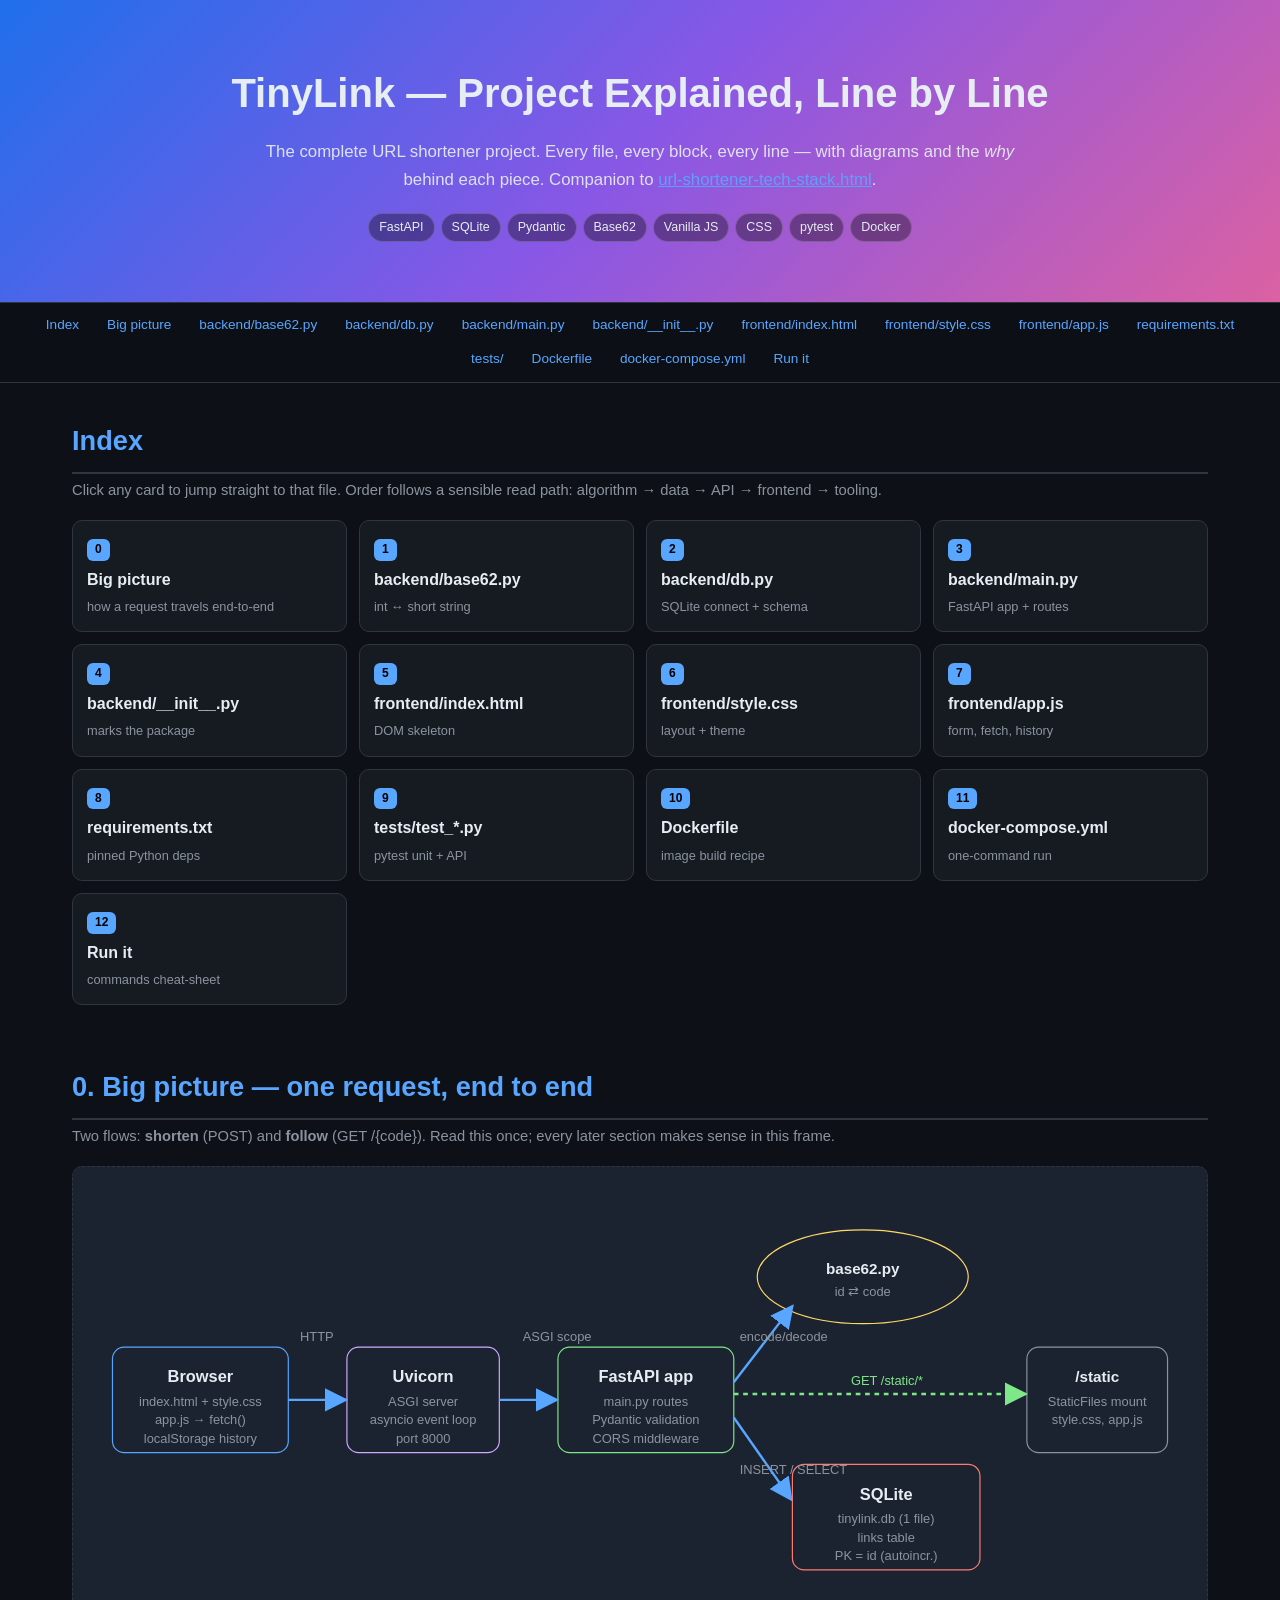
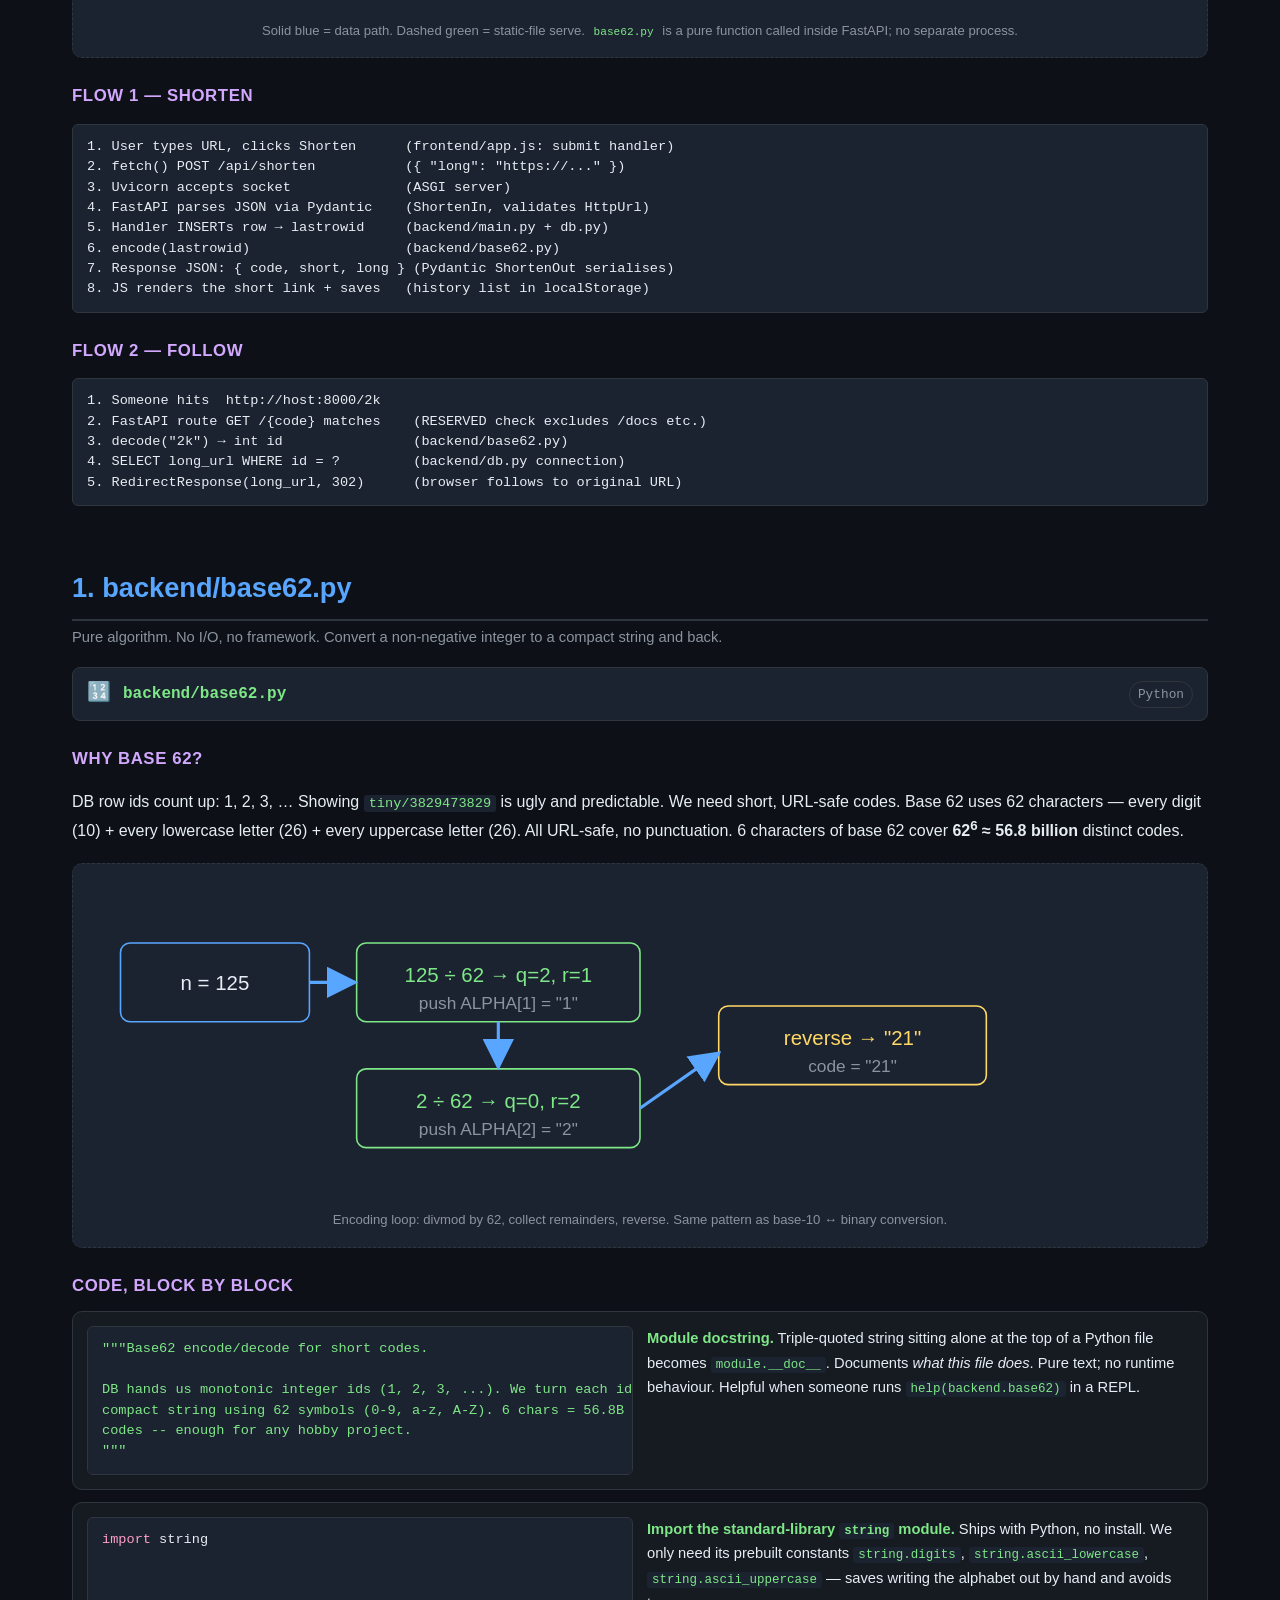
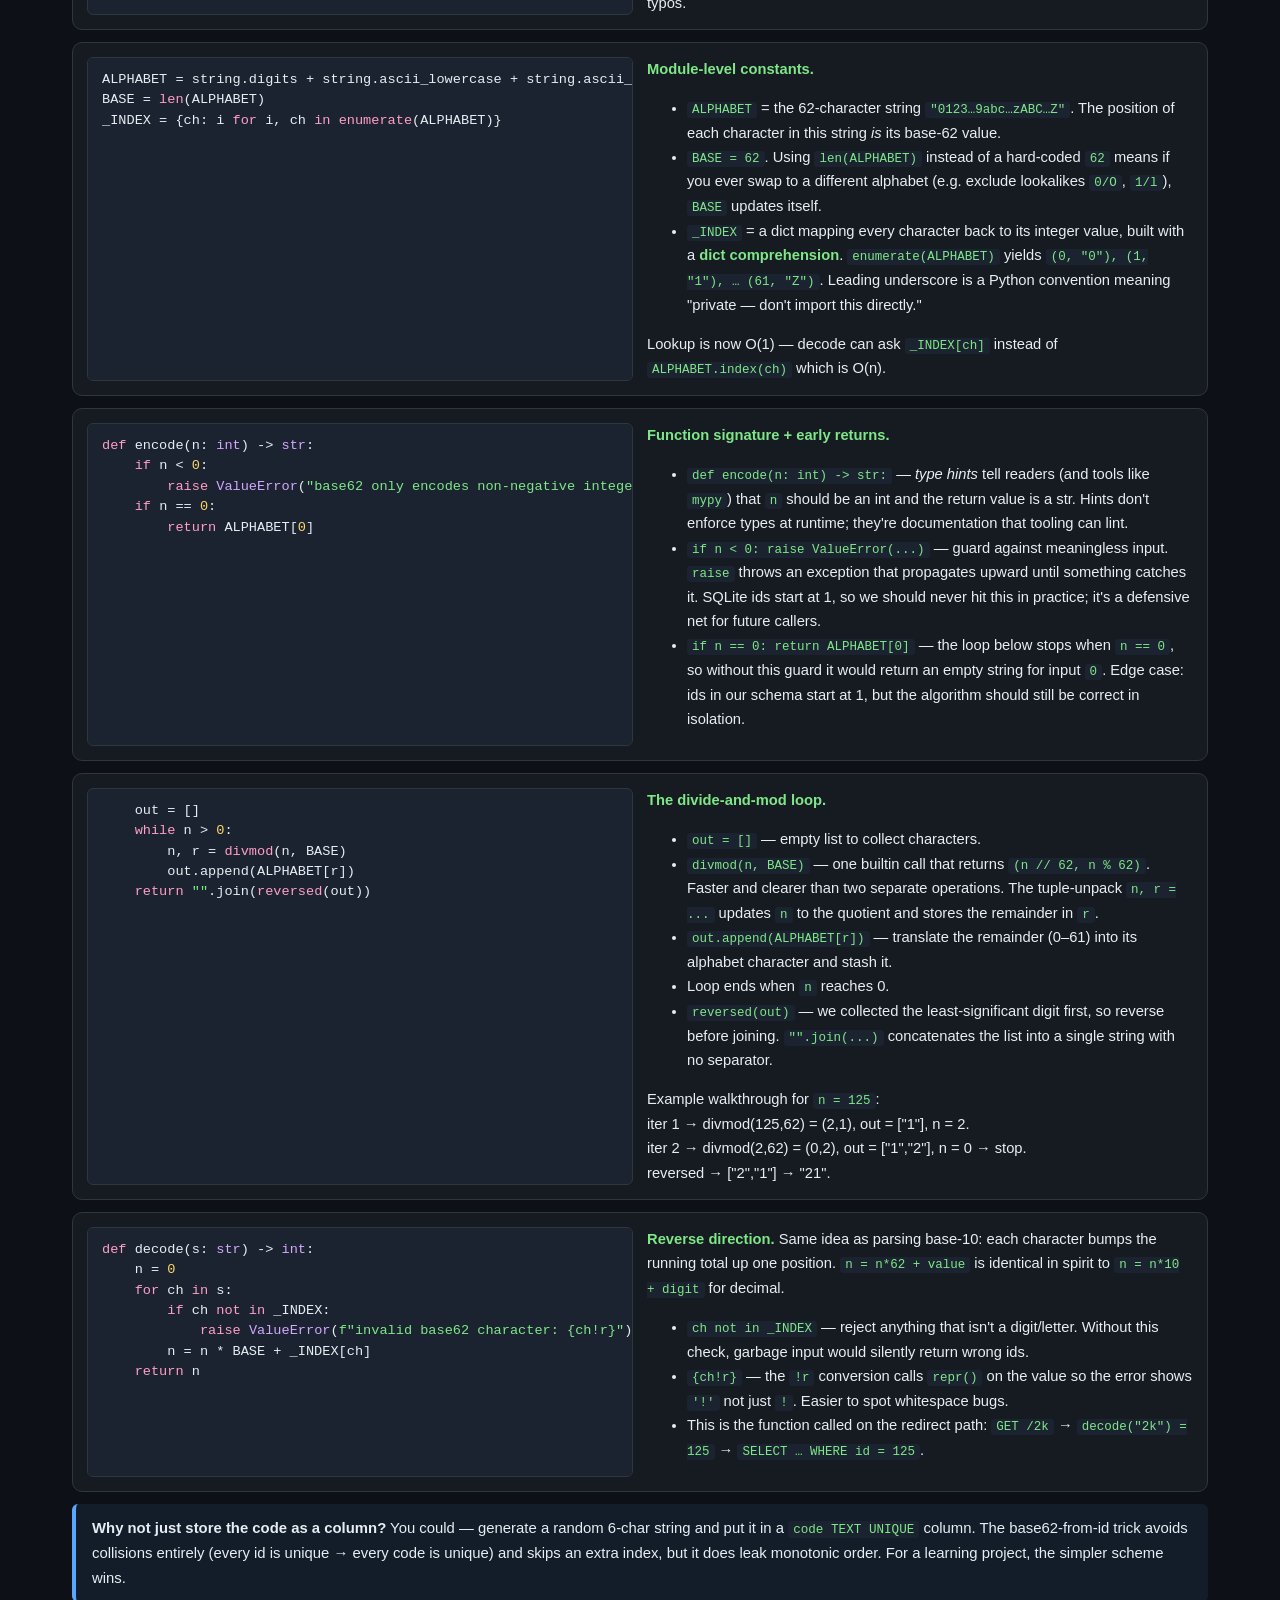
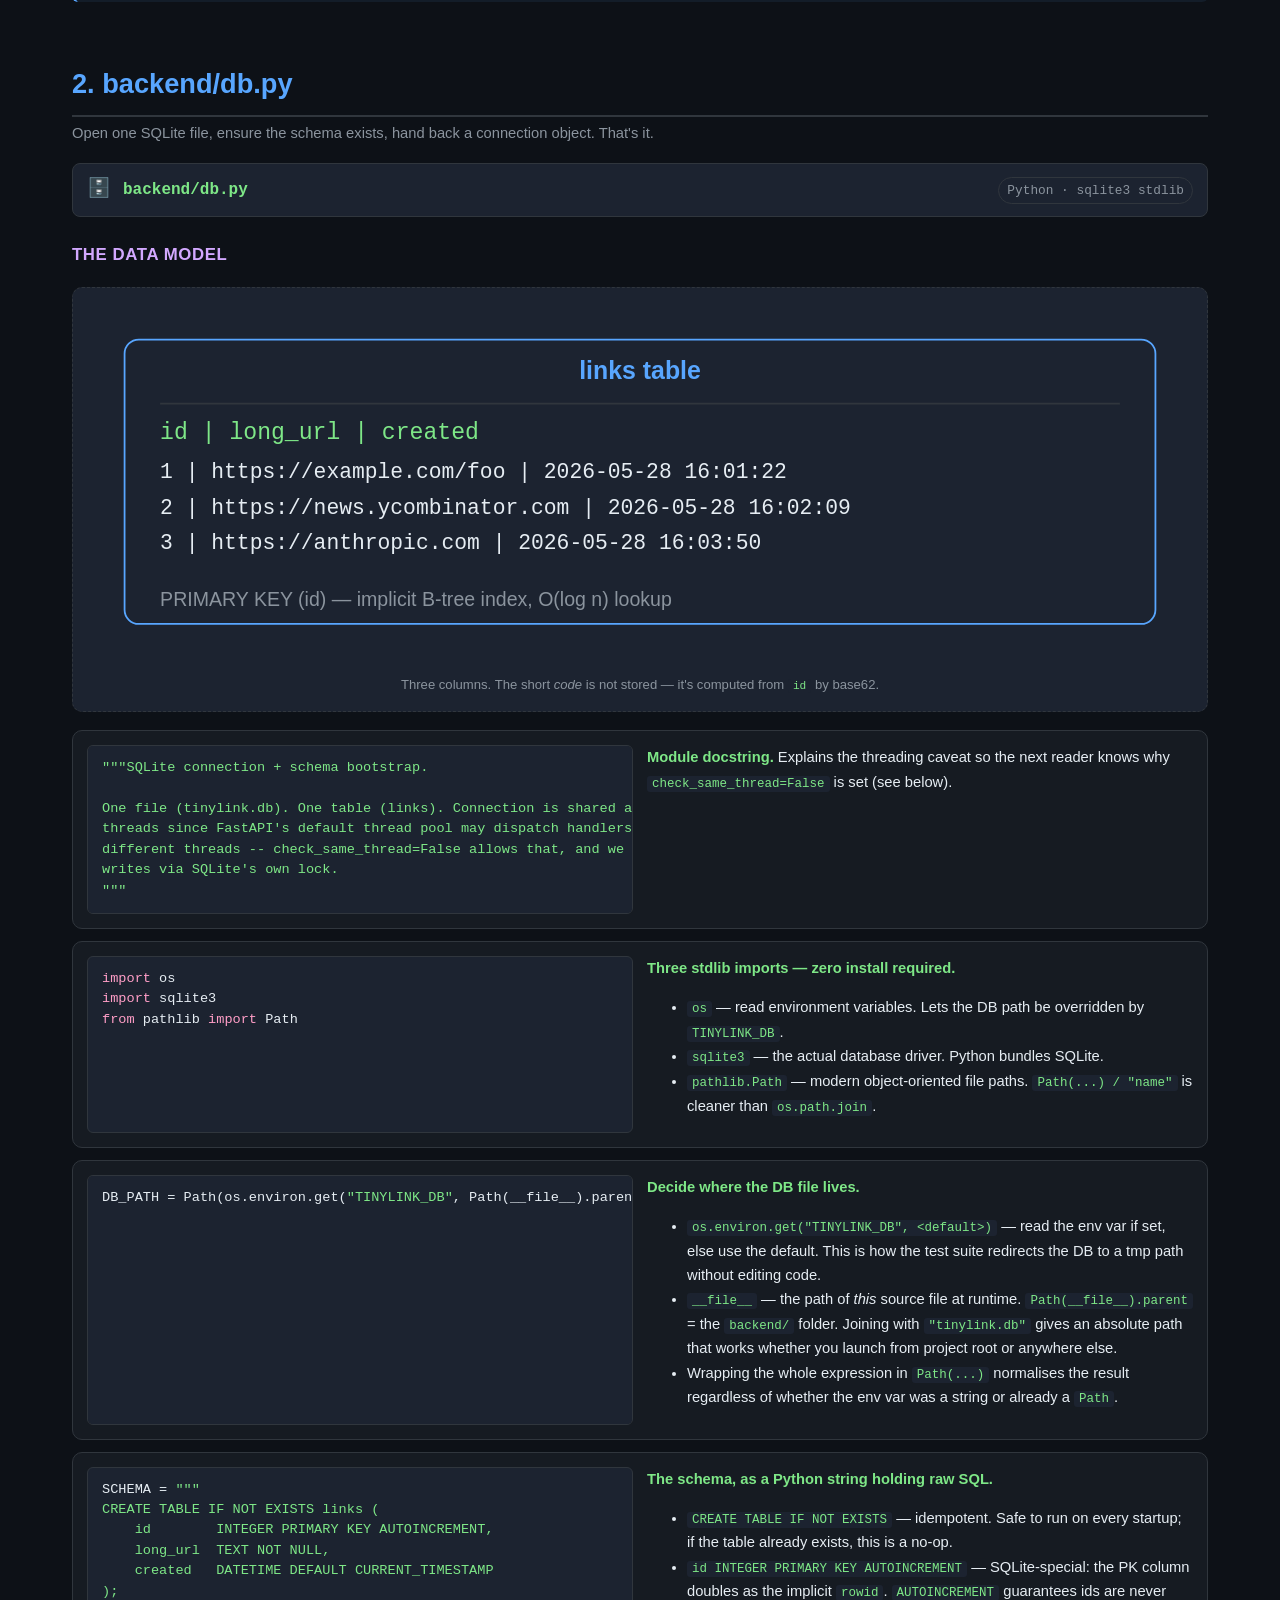
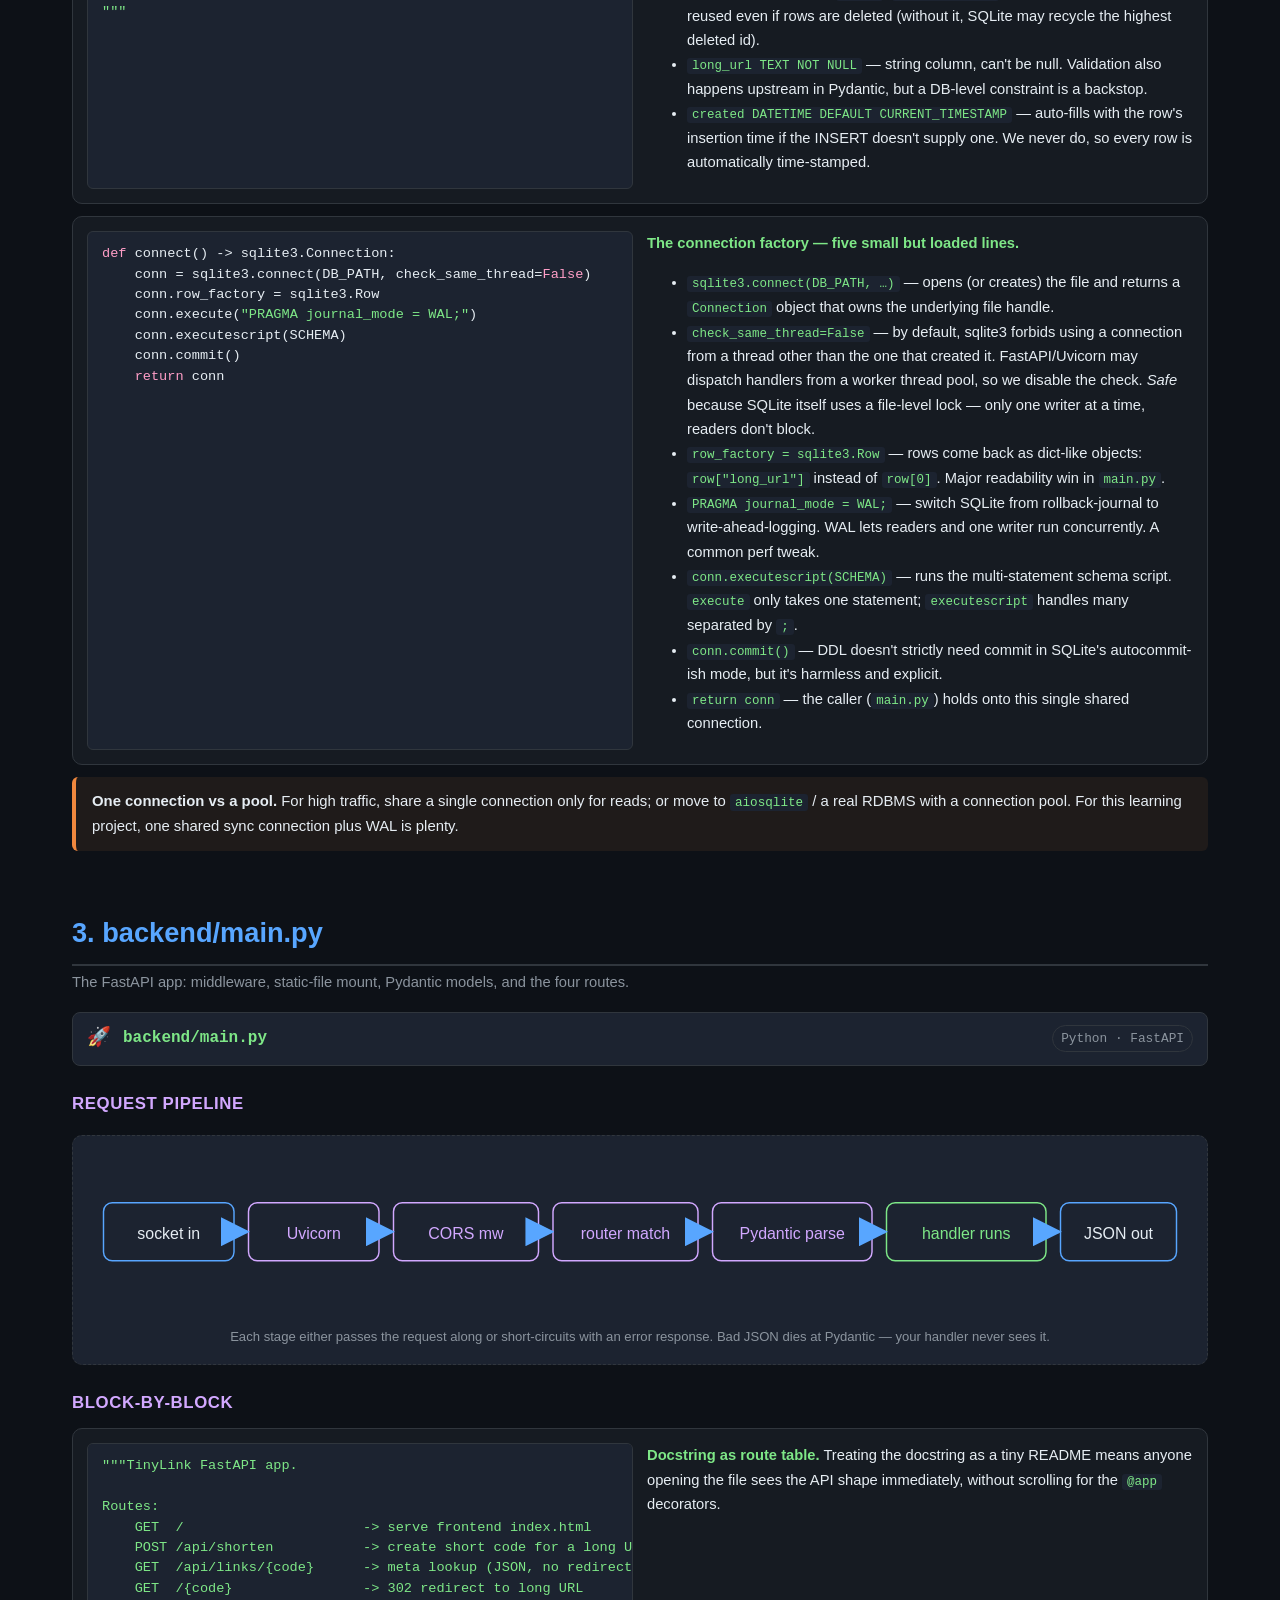
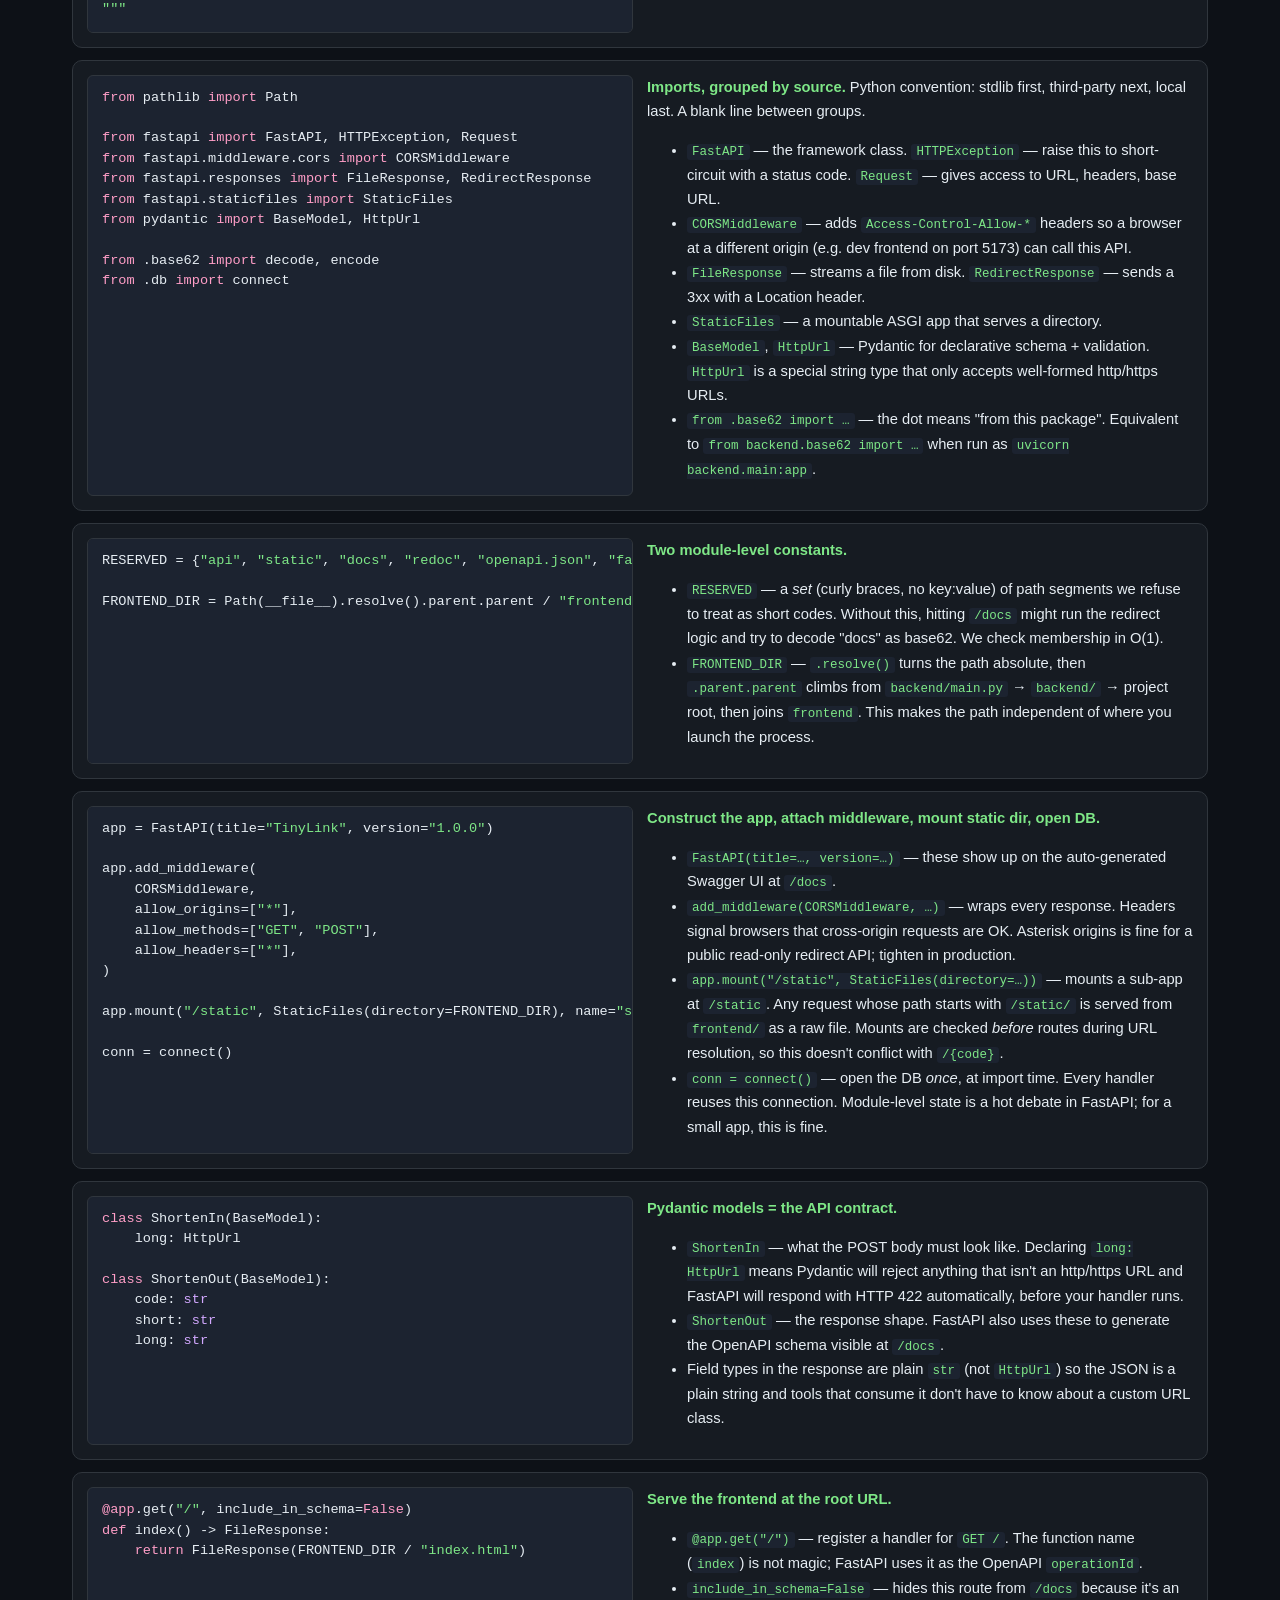
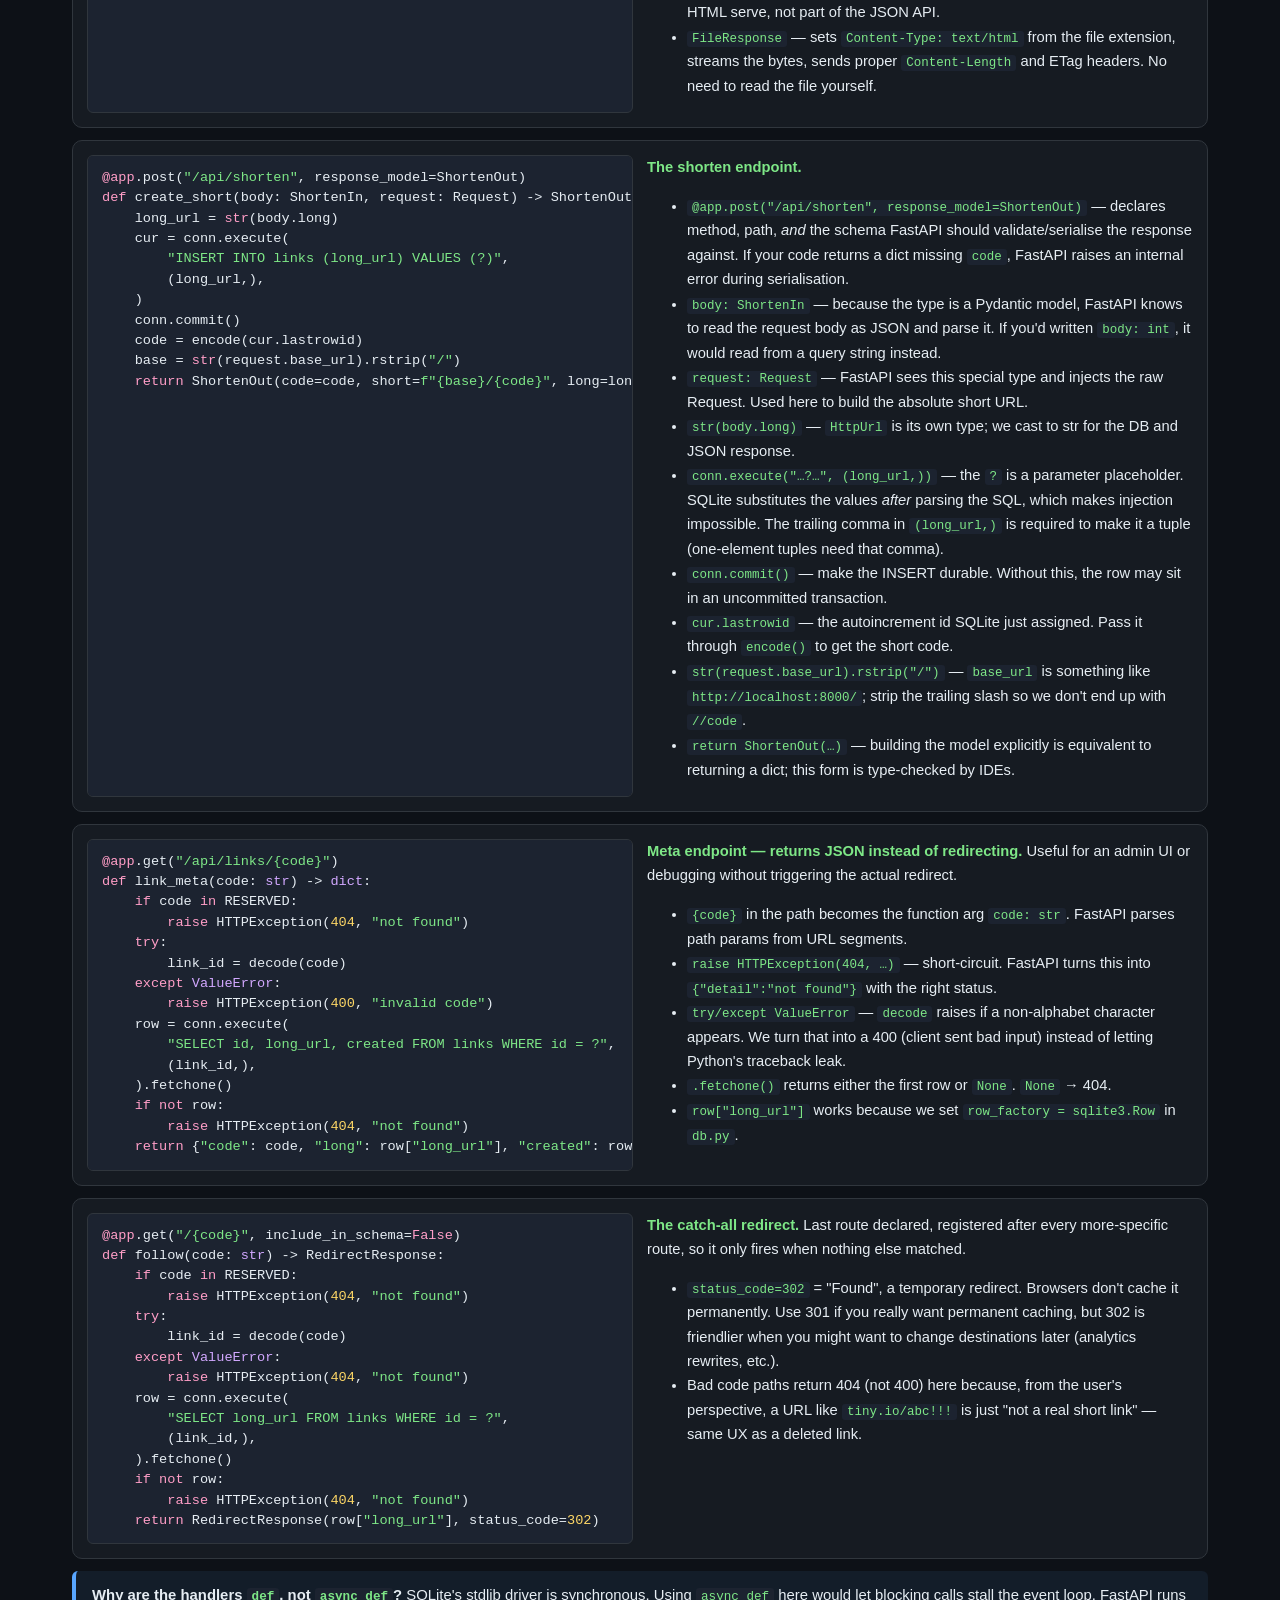
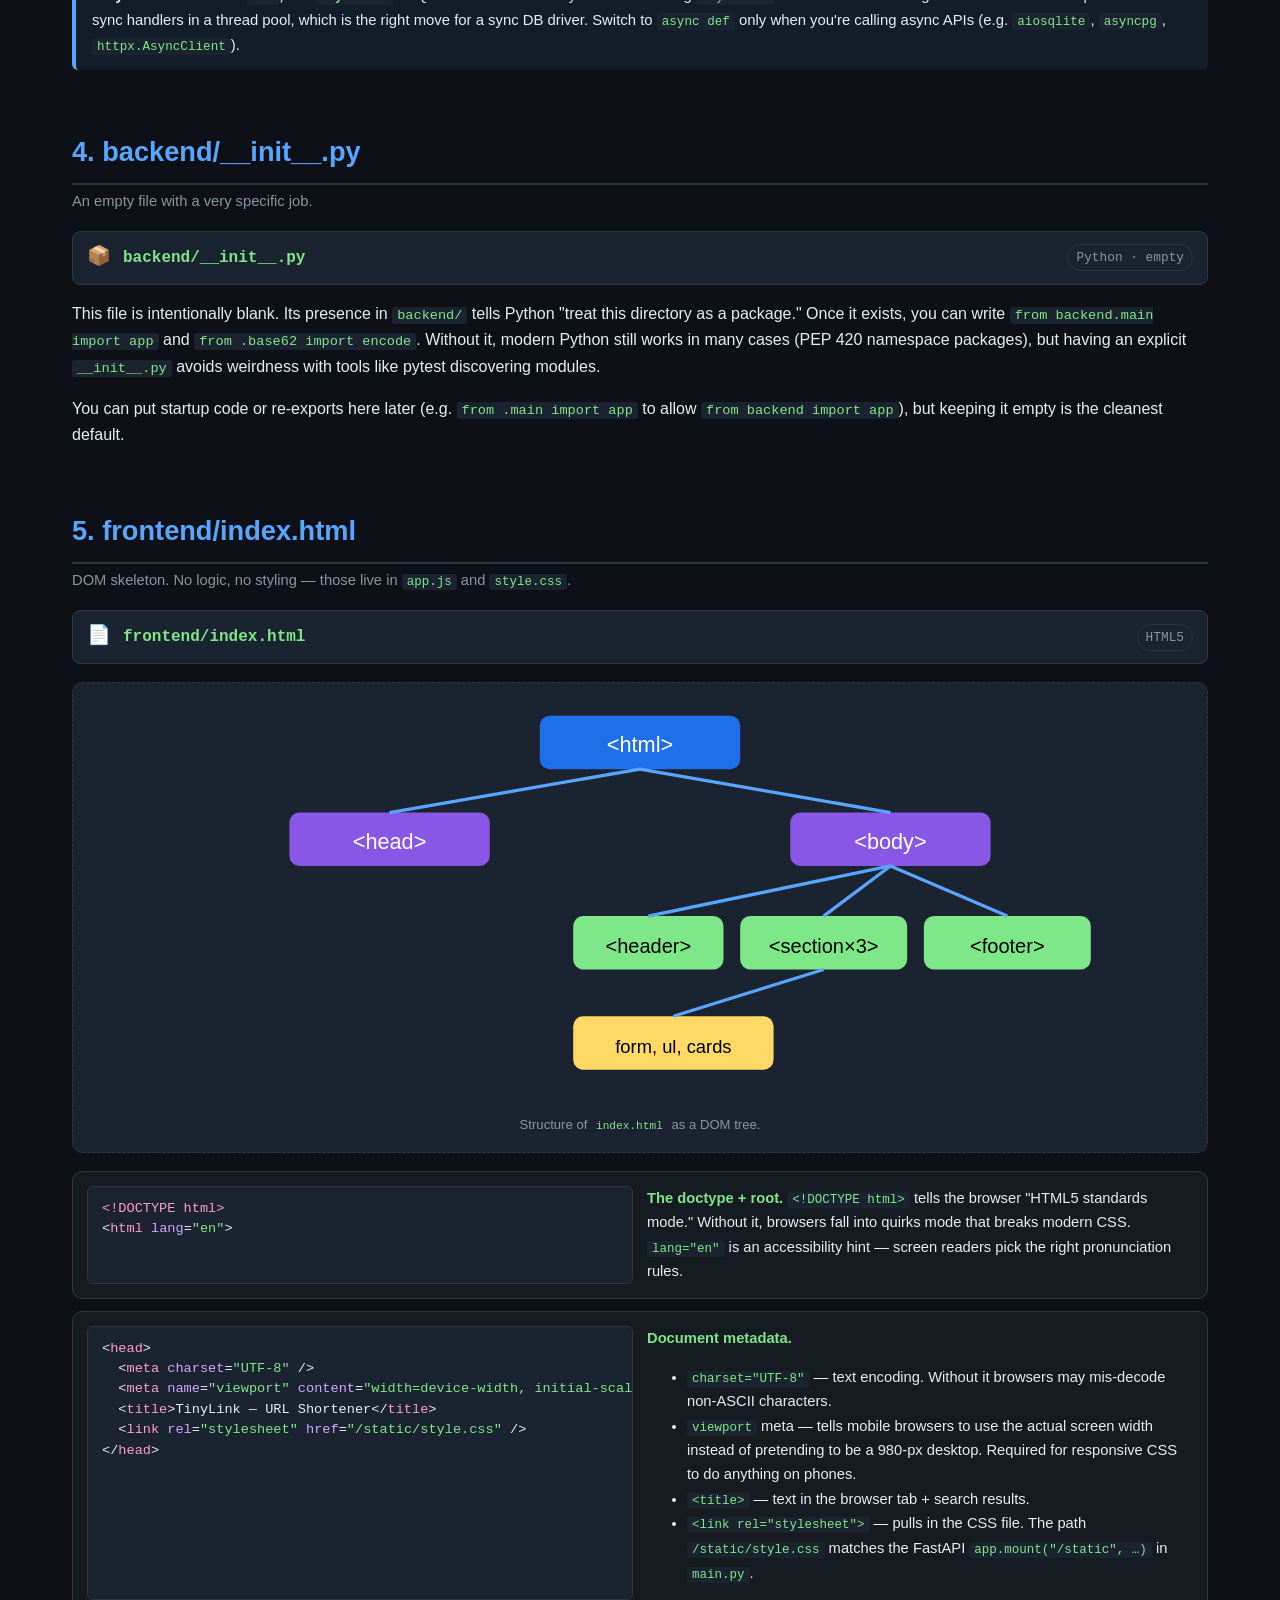
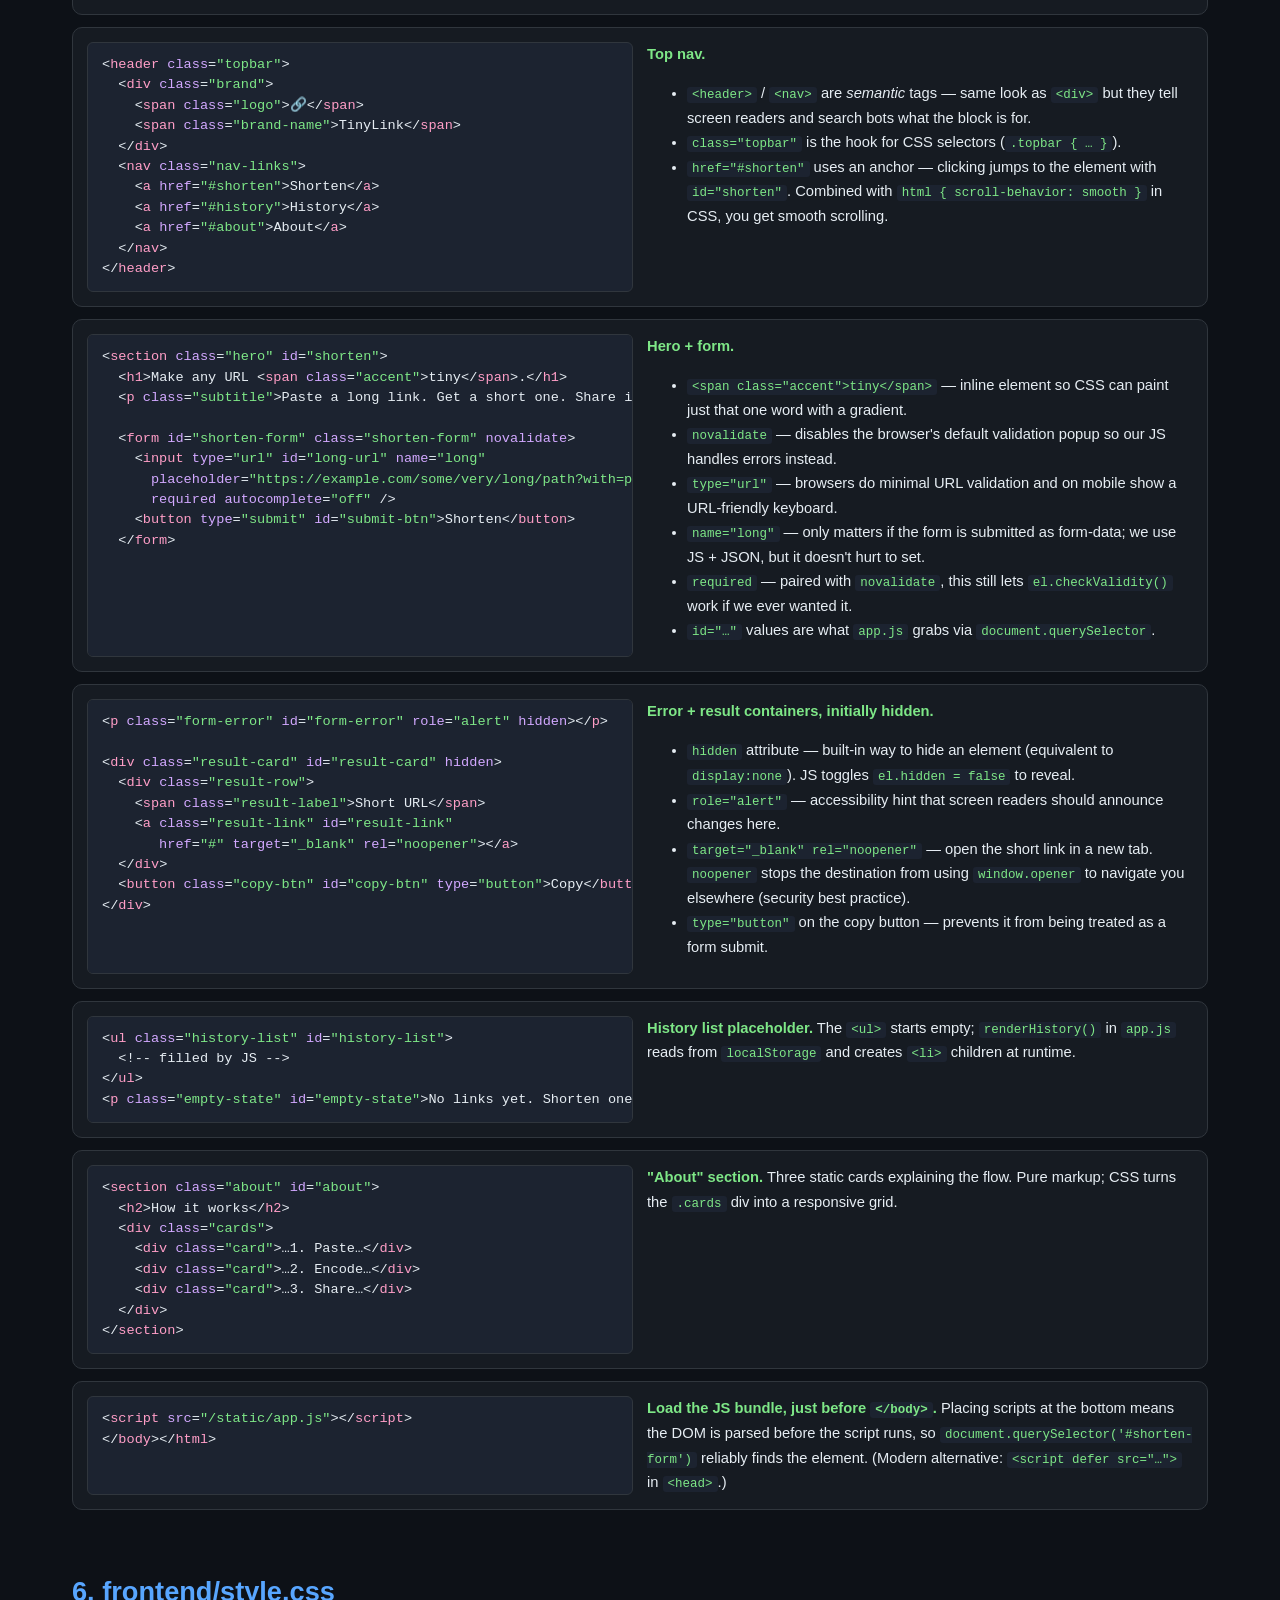
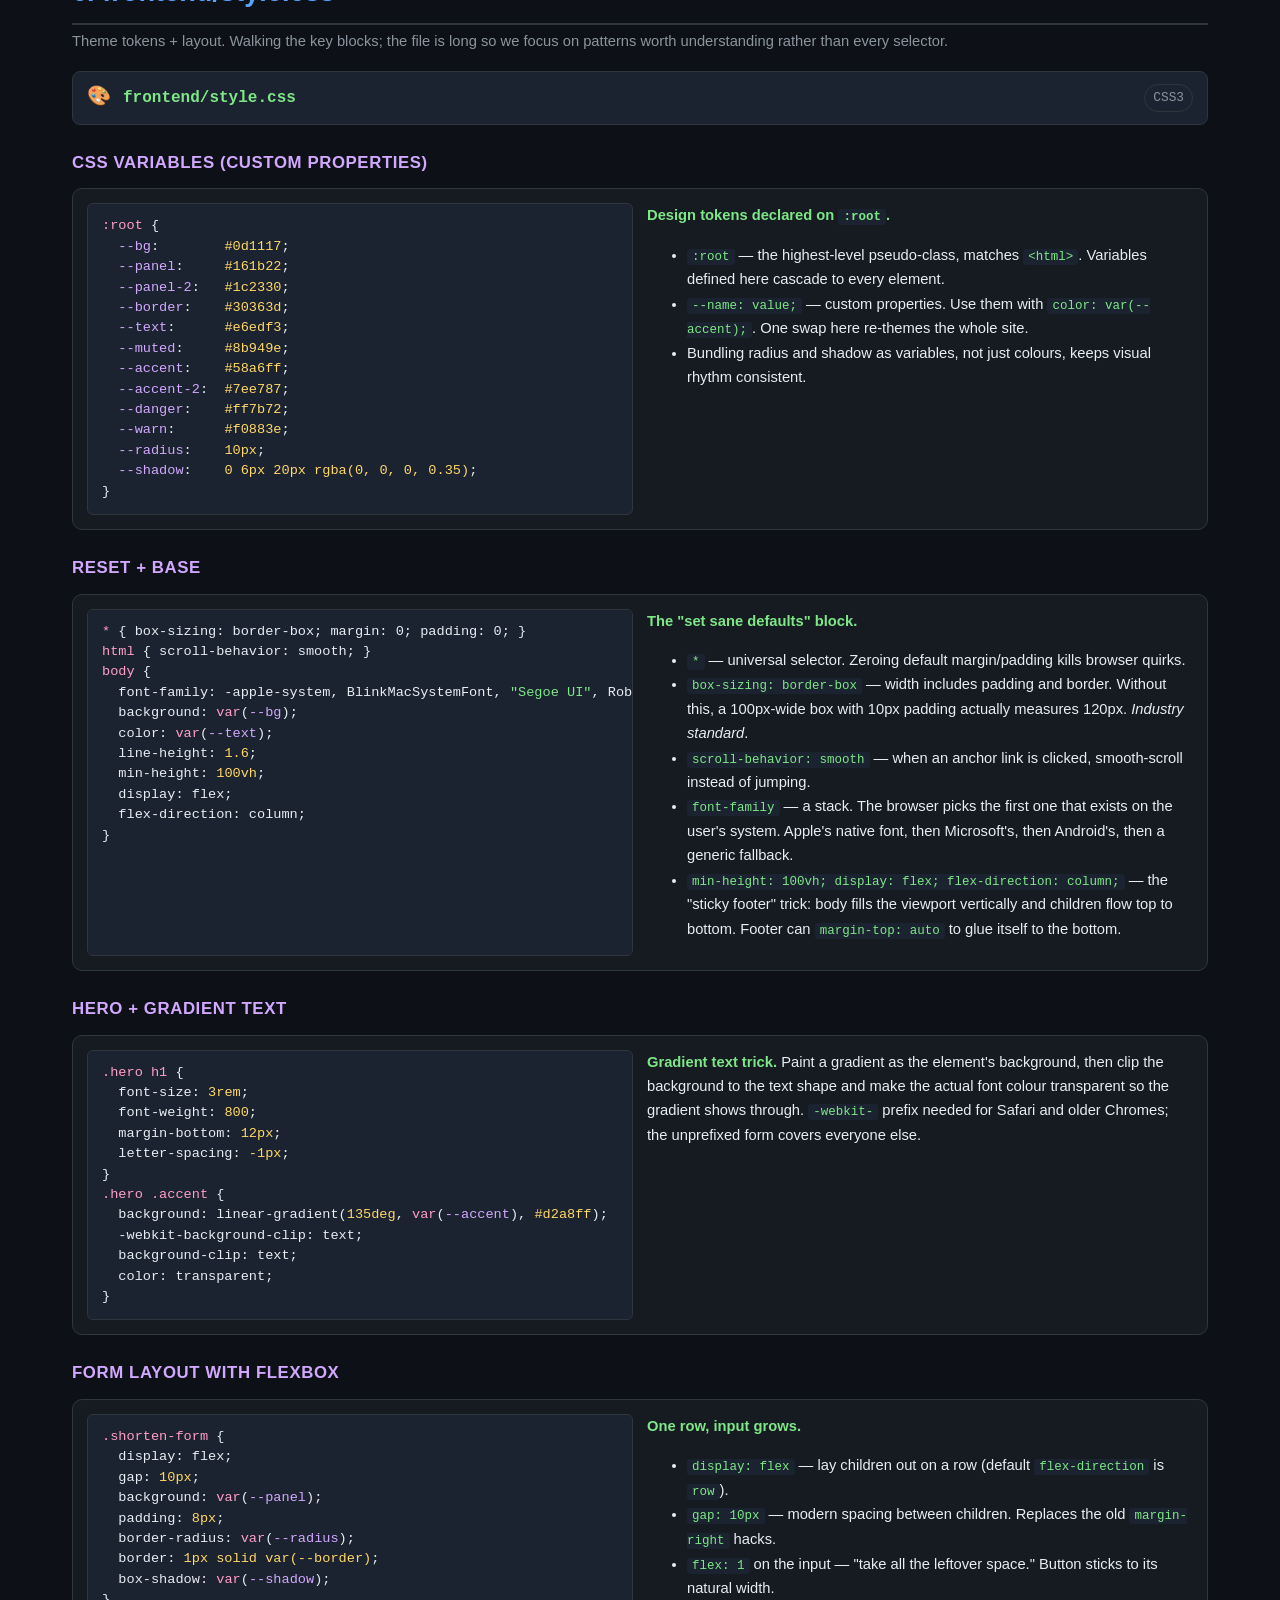
<file: project_TinyLink/project-explained.html>
<!DOCTYPE html>
<html lang="en">
<head>
<meta charset="UTF-8" />
<meta name="viewport" content="width=device-width, initial-scale=1.0" />
<title>TinyLink — Project Explained Line-by-Line</title>
<style>
  :root {
    --bg:#0d1117; --panel:#161b22; --panel2:#1c2330; --border:#30363d;
    --text:#e6edf3; --muted:#8b949e;
    --accent:#58a6ff; --accent2:#7ee787; --warn:#f0883e;
    --danger:#ff7b72; --purple:#d2a8ff; --pink:#ff9ec7; --yellow:#ffd866;
  }
  *{box-sizing:border-box}
  html{scroll-behavior:smooth}
  body{
    margin:0;font-family:-apple-system,BlinkMacSystemFont,"Segoe UI",Roboto,sans-serif;
    background:var(--bg);color:var(--text);line-height:1.65;
  }
  a{color:var(--accent)}
  header.hero{
    background:linear-gradient(135deg,#1f6feb 0%,#8957e5 50%,#db61a2 100%);
    padding:60px 24px;text-align:center;border-bottom:1px solid var(--border);
  }
  header.hero h1{margin:0;font-size:2.5rem}
  header.hero p{margin:12px auto 0;font-size:1.05rem;opacity:.92;max-width:760px}
  .pill-row{margin-top:20px;display:flex;flex-wrap:wrap;gap:6px;justify-content:center}
  .pill{background:rgba(0,0,0,.35);padding:3px 10px;border-radius:999px;font-size:.78rem;
        border:1px solid rgba(255,255,255,.18)}

  nav.toc{
    position:sticky;top:0;background:rgba(13,17,23,.96);backdrop-filter:blur(10px);
    border-bottom:1px solid var(--border);padding:8px 14px;z-index:100;
    display:flex;flex-wrap:wrap;gap:6px 12px;justify-content:center;font-size:.85rem;
  }
  nav.toc a{color:var(--accent);text-decoration:none;padding:3px 8px;border-radius:5px}
  nav.toc a:hover{background:var(--panel2)}

  main{max-width:1180px;margin:0 auto;padding:36px 22px}
  section.file{margin-bottom:60px}
  section.file > h2{
    font-size:1.7rem;margin:0 0 4px;color:var(--accent);
    border-bottom:2px solid var(--border);padding-bottom:8px;
  }
  section.file > p.role{color:var(--muted);margin:0 0 18px;font-size:.92rem}
  h3.subhead{color:var(--purple);margin:24px 0 10px;font-size:1.05rem;
             text-transform:uppercase;letter-spacing:.6px;font-weight:600}

  /* Two-column block: code + explanation side-by-side */
  .block{
    display:grid;grid-template-columns:1fr 1fr;gap:14px;margin:12px 0;
    background:var(--panel);border:1px solid var(--border);border-radius:10px;
    padding:14px;
  }
  .block pre{margin:0}
  .block .why{font-size:.92rem;color:var(--text)}
  .block .why b{color:var(--accent2)}
  .block .why code{font-size:.85em}
  @media(max-width:780px){.block{grid-template-columns:1fr}}

  pre{
    font-family:"SF Mono",Menlo,Consolas,monospace;background:var(--panel2);
    padding:12px 14px;border-radius:6px;overflow-x:auto;font-size:.85rem;
    line-height:1.5;border:1px solid var(--border);color:var(--text);
    white-space:pre;
  }
  code{font-family:"SF Mono",Menlo,Consolas,monospace;background:var(--panel2);
       padding:1px 5px;border-radius:3px;font-size:.85em;color:var(--accent2)}
  pre .kw{color:var(--pink)} pre .str{color:var(--accent2)}
  pre .com{color:var(--muted);font-style:italic} pre .num{color:var(--yellow)}
  pre .ty{color:var(--purple)}

  /* Visuals */
  .visual{background:var(--panel2);border:1px dashed var(--border);border-radius:10px;
          padding:16px;margin:18px 0;text-align:center}
  .visual svg{max-width:100%;height:auto}
  .caption{font-size:.82rem;color:var(--muted);margin-top:6px}

  table{width:100%;border-collapse:collapse;background:var(--panel2);
        border-radius:8px;overflow:hidden;border:1px solid var(--border);
        margin:10px 0;font-size:.9rem}
  th,td{padding:8px 12px;text-align:left;border-bottom:1px solid var(--border)}
  th{background:var(--panel);color:var(--accent)}
  tr:last-child td{border-bottom:none}

  .callout{background:rgba(88,166,255,.08);border-left:4px solid var(--accent);
           padding:12px 16px;border-radius:6px;margin:12px 0;font-size:.93rem}
  .callout.warn{background:rgba(240,136,62,.08);border-color:var(--warn)}
  .callout.danger{background:rgba(255,123,114,.08);border-color:var(--danger)}

  .file-header{
    display:flex;align-items:center;gap:12px;background:var(--panel2);
    border:1px solid var(--border);border-radius:8px;padding:10px 14px;
    margin-bottom:14px;font-family:"SF Mono",Menlo,monospace;
  }
  .file-header .ico{font-size:1.2rem}
  .file-header .path{color:var(--accent2);font-weight:600}
  .file-header .lang{margin-left:auto;color:var(--muted);font-size:.8rem;
                     border:1px solid var(--border);padding:2px 8px;border-radius:999px}

  .index-grid{display:grid;grid-template-columns:repeat(auto-fill,minmax(240px,1fr));
              gap:12px;margin-top:18px}
  .index-card{
    background:var(--panel);border:1px solid var(--border);border-radius:10px;
    padding:14px;text-decoration:none;color:var(--text);
    transition:transform .15s,border-color .15s;display:block;
  }
  .index-card:hover{transform:translateY(-2px);border-color:var(--accent)}
  .index-card .num{display:inline-block;background:var(--accent);color:#000;
                   font-weight:700;padding:1px 8px;border-radius:6px;font-size:.75rem;
                   margin-bottom:6px}
  .index-card .title{font-weight:600;font-size:1rem}
  .index-card .sub{font-size:.8rem;color:var(--muted);margin-top:3px}

  footer{text-align:center;padding:36px 24px;color:var(--muted);
         border-top:1px solid var(--border);font-size:.9rem}
</style>
</head>
<body>

<header class="hero">
  <h1>TinyLink — Project Explained, Line by Line</h1>
  <p>The complete URL shortener project. Every file, every block, every line — with diagrams and the <i>why</i> behind each piece. Companion to <a href="url-shortener-tech-stack.html">url-shortener-tech-stack.html</a>.</p>
  <div class="pill-row">
    <span class="pill">FastAPI</span><span class="pill">SQLite</span>
    <span class="pill">Pydantic</span><span class="pill">Base62</span>
    <span class="pill">Vanilla JS</span><span class="pill">CSS</span>
    <span class="pill">pytest</span><span class="pill">Docker</span>
  </div>
</header>

<nav class="toc">
  <a href="#index">Index</a>
  <a href="#bigpic">Big picture</a>
  <a href="#base62">backend/base62.py</a>
  <a href="#db">backend/db.py</a>
  <a href="#main">backend/main.py</a>
  <a href="#init">backend/__init__.py</a>
  <a href="#html">frontend/index.html</a>
  <a href="#css">frontend/style.css</a>
  <a href="#appjs">frontend/app.js</a>
  <a href="#req">requirements.txt</a>
  <a href="#tests">tests/</a>
  <a href="#docker">Dockerfile</a>
  <a href="#compose">docker-compose.yml</a>
  <a href="#run">Run it</a>
</nav>

<main>

<!-- ========== INDEX ========== -->
<section class="file" id="index">
  <h2>Index</h2>
  <p class="role">Click any card to jump straight to that file. Order follows a sensible read path: algorithm → data → API → frontend → tooling.</p>
  <div class="index-grid">
    <a class="index-card" href="#bigpic"><span class="num">0</span><div class="title">Big picture</div><div class="sub">how a request travels end-to-end</div></a>
    <a class="index-card" href="#base62"><span class="num">1</span><div class="title">backend/base62.py</div><div class="sub">int ↔ short string</div></a>
    <a class="index-card" href="#db"><span class="num">2</span><div class="title">backend/db.py</div><div class="sub">SQLite connect + schema</div></a>
    <a class="index-card" href="#main"><span class="num">3</span><div class="title">backend/main.py</div><div class="sub">FastAPI app + routes</div></a>
    <a class="index-card" href="#init"><span class="num">4</span><div class="title">backend/__init__.py</div><div class="sub">marks the package</div></a>
    <a class="index-card" href="#html"><span class="num">5</span><div class="title">frontend/index.html</div><div class="sub">DOM skeleton</div></a>
    <a class="index-card" href="#css"><span class="num">6</span><div class="title">frontend/style.css</div><div class="sub">layout + theme</div></a>
    <a class="index-card" href="#appjs"><span class="num">7</span><div class="title">frontend/app.js</div><div class="sub">form, fetch, history</div></a>
    <a class="index-card" href="#req"><span class="num">8</span><div class="title">requirements.txt</div><div class="sub">pinned Python deps</div></a>
    <a class="index-card" href="#tests"><span class="num">9</span><div class="title">tests/test_*.py</div><div class="sub">pytest unit + API</div></a>
    <a class="index-card" href="#docker"><span class="num">10</span><div class="title">Dockerfile</div><div class="sub">image build recipe</div></a>
    <a class="index-card" href="#compose"><span class="num">11</span><div class="title">docker-compose.yml</div><div class="sub">one-command run</div></a>
    <a class="index-card" href="#run"><span class="num">12</span><div class="title">Run it</div><div class="sub">commands cheat-sheet</div></a>
  </div>
</section>

<!-- ========== BIG PICTURE ========== -->
<section class="file" id="bigpic">
  <h2>0. Big picture — one request, end to end</h2>
  <p class="role">Two flows: <b>shorten</b> (POST) and <b>follow</b> (GET /{code}). Read this once; every later section makes sense in this frame.</p>

  <div class="visual">
    <svg viewBox="0 0 940 360" xmlns="http://www.w3.org/2000/svg">
      <defs>
        <marker id="ar" markerWidth="10" markerHeight="10" refX="9" refY="5" orient="auto">
          <polygon points="0 0,10 5,0 10" fill="#58a6ff"/>
        </marker>
        <marker id="arG" markerWidth="10" markerHeight="10" refX="9" refY="5" orient="auto">
          <polygon points="0 0,10 5,0 10" fill="#7ee787"/>
        </marker>
      </defs>

      <!-- Browser -->
      <rect x="20" y="140" width="150" height="90" rx="10" fill="#1c2330" stroke="#58a6ff"/>
      <text x="95" y="170" text-anchor="middle" fill="#e6edf3" font-size="14" font-weight="bold">Browser</text>
      <text x="95" y="190" text-anchor="middle" fill="#8b949e" font-size="11">index.html + style.css</text>
      <text x="95" y="206" text-anchor="middle" fill="#8b949e" font-size="11">app.js → fetch()</text>
      <text x="95" y="222" text-anchor="middle" fill="#8b949e" font-size="11">localStorage history</text>

      <!-- Uvicorn -->
      <rect x="220" y="140" width="130" height="90" rx="10" fill="#1c2330" stroke="#d2a8ff"/>
      <text x="285" y="170" text-anchor="middle" fill="#e6edf3" font-size="14" font-weight="bold">Uvicorn</text>
      <text x="285" y="190" text-anchor="middle" fill="#8b949e" font-size="11">ASGI server</text>
      <text x="285" y="206" text-anchor="middle" fill="#8b949e" font-size="11">asyncio event loop</text>
      <text x="285" y="222" text-anchor="middle" fill="#8b949e" font-size="11">port 8000</text>

      <!-- FastAPI -->
      <rect x="400" y="140" width="150" height="90" rx="10" fill="#1c2330" stroke="#7ee787"/>
      <text x="475" y="170" text-anchor="middle" fill="#e6edf3" font-size="14" font-weight="bold">FastAPI app</text>
      <text x="475" y="190" text-anchor="middle" fill="#8b949e" font-size="11">main.py routes</text>
      <text x="475" y="206" text-anchor="middle" fill="#8b949e" font-size="11">Pydantic validation</text>
      <text x="475" y="222" text-anchor="middle" fill="#8b949e" font-size="11">CORS middleware</text>

      <!-- base62 cloud -->
      <ellipse cx="660" cy="80" rx="90" ry="40" fill="#1c2330" stroke="#ffd866"/>
      <text x="660" y="78" text-anchor="middle" fill="#e6edf3" font-size="13" font-weight="bold">base62.py</text>
      <text x="660" y="96" text-anchor="middle" fill="#8b949e" font-size="11">id ⇄ code</text>

      <!-- SQLite -->
      <rect x="600" y="240" width="160" height="90" rx="10" fill="#1c2330" stroke="#ff7b72"/>
      <text x="680" y="270" text-anchor="middle" fill="#e6edf3" font-size="14" font-weight="bold">SQLite</text>
      <text x="680" y="290" text-anchor="middle" fill="#8b949e" font-size="11">tinylink.db (1 file)</text>
      <text x="680" y="306" text-anchor="middle" fill="#8b949e" font-size="11">links table</text>
      <text x="680" y="322" text-anchor="middle" fill="#8b949e" font-size="11">PK = id (autoincr.)</text>

      <!-- Static files -->
      <rect x="800" y="140" width="120" height="90" rx="10" fill="#1c2330" stroke="#8b949e"/>
      <text x="860" y="170" text-anchor="middle" fill="#e6edf3" font-size="13" font-weight="bold">/static</text>
      <text x="860" y="190" text-anchor="middle" fill="#8b949e" font-size="11">StaticFiles mount</text>
      <text x="860" y="206" text-anchor="middle" fill="#8b949e" font-size="11">style.css, app.js</text>

      <!-- arrows: req path -->
      <line x1="170" y1="185" x2="219" y2="185" stroke="#58a6ff" stroke-width="2" marker-end="url(#ar)"/>
      <line x1="350" y1="185" x2="399" y2="185" stroke="#58a6ff" stroke-width="2" marker-end="url(#ar)"/>
      <line x1="550" y1="170" x2="600" y2="105" stroke="#58a6ff" stroke-width="2" marker-end="url(#ar)"/>
      <line x1="550" y1="200" x2="599" y2="270" stroke="#58a6ff" stroke-width="2" marker-end="url(#ar)"/>
      <line x1="550" y1="180" x2="799" y2="180" stroke="#7ee787" stroke-width="2" stroke-dasharray="4 4" marker-end="url(#arG)"/>

      <text x="180" y="135" fill="#8b949e" font-size="11">HTTP</text>
      <text x="370" y="135" fill="#8b949e" font-size="11">ASGI scope</text>
      <text x="555" y="135" fill="#8b949e" font-size="11">encode/decode</text>
      <text x="555" y="248" fill="#8b949e" font-size="11">INSERT / SELECT</text>
      <text x="650" y="172" fill="#7ee787" font-size="11">GET /static/*</text>
    </svg>
    <div class="caption">Solid blue = data path. Dashed green = static-file serve. <code>base62.py</code> is a pure function called inside FastAPI; no separate process.</div>
  </div>

  <h3 class="subhead">Flow 1 — shorten</h3>
  <pre>1. User types URL, clicks Shorten      (frontend/app.js: submit handler)
2. fetch() POST /api/shorten           ({ "long": "https://..." })
3. Uvicorn accepts socket              (ASGI server)
4. FastAPI parses JSON via Pydantic    (ShortenIn, validates HttpUrl)
5. Handler INSERTs row → lastrowid     (backend/main.py + db.py)
6. encode(lastrowid)                   (backend/base62.py)
7. Response JSON: { code, short, long } (Pydantic ShortenOut serialises)
8. JS renders the short link + saves   (history list in localStorage)</pre>

  <h3 class="subhead">Flow 2 — follow</h3>
  <pre>1. Someone hits  http://host:8000/2k
2. FastAPI route GET /{code} matches    (RESERVED check excludes /docs etc.)
3. decode("2k") → int id                (backend/base62.py)
4. SELECT long_url WHERE id = ?         (backend/db.py connection)
5. RedirectResponse(long_url, 302)      (browser follows to original URL)</pre>
</section>

<!-- ========== base62.py ========== -->
<section class="file" id="base62">
  <h2>1. backend/base62.py</h2>
  <p class="role">Pure algorithm. No I/O, no framework. Convert a non-negative integer to a compact string and back.</p>

  <div class="file-header">
    <span class="ico">🔢</span><span class="path">backend/base62.py</span>
    <span class="lang">Python</span>
  </div>

  <h3 class="subhead">Why base 62?</h3>
  <p>DB row ids count up: 1, 2, 3, … Showing <code>tiny/3829473829</code> is ugly and predictable. We need short, URL-safe codes. Base 62 uses 62 characters — every digit (10) + every lowercase letter (26) + every uppercase letter (26). All URL-safe, no punctuation. 6 characters of base 62 cover <b>62<sup>6</sup> ≈ 56.8 billion</b> distinct codes.</p>

  <div class="visual">
    <svg viewBox="0 0 700 200" xmlns="http://www.w3.org/2000/svg">
      <rect x="20" y="40" width="120" height="50" rx="6" fill="#1c2330" stroke="#58a6ff"/>
      <text x="80" y="70" text-anchor="middle" fill="#e6edf3" font-size="13">n = 125</text>

      <rect x="170" y="40" width="180" height="50" rx="6" fill="#1c2330" stroke="#7ee787"/>
      <text x="260" y="65" text-anchor="middle" fill="#7ee787" font-size="13">125 ÷ 62 → q=2, r=1</text>
      <text x="260" y="82" text-anchor="middle" fill="#8b949e" font-size="11">push ALPHA[1] = "1"</text>

      <rect x="170" y="120" width="180" height="50" rx="6" fill="#1c2330" stroke="#7ee787"/>
      <text x="260" y="145" text-anchor="middle" fill="#7ee787" font-size="13">2 ÷ 62 → q=0, r=2</text>
      <text x="260" y="162" text-anchor="middle" fill="#8b949e" font-size="11">push ALPHA[2] = "2"</text>

      <rect x="400" y="80" width="170" height="50" rx="6" fill="#1c2330" stroke="#ffd866"/>
      <text x="485" y="105" text-anchor="middle" fill="#ffd866" font-size="13">reverse → "21"</text>
      <text x="485" y="122" text-anchor="middle" fill="#8b949e" font-size="11">code = "21"</text>

      <defs>
        <marker id="arF" markerWidth="10" markerHeight="10" refX="9" refY="5" orient="auto">
          <polygon points="0 0,10 5,0 10" fill="#58a6ff"/>
        </marker>
      </defs>
      <line x1="140" y1="65" x2="169" y2="65" stroke="#58a6ff" stroke-width="2" marker-end="url(#arF)"/>
      <line x1="260" y1="90" x2="260" y2="119" stroke="#58a6ff" stroke-width="2" marker-end="url(#arF)"/>
      <line x1="350" y1="145" x2="400" y2="110" stroke="#58a6ff" stroke-width="2" marker-end="url(#arF)"/>
    </svg>
    <div class="caption">Encoding loop: divmod by 62, collect remainders, reverse. Same pattern as base-10 ↔ binary conversion.</div>
  </div>

  <h3 class="subhead">Code, block by block</h3>

  <div class="block">
    <pre><span class="str">"""Base62 encode/decode for short codes.

DB hands us monotonic integer ids (1, 2, 3, ...). We turn each id into a
compact string using 62 symbols (0-9, a-z, A-Z). 6 chars = 56.8B possible
codes -- enough for any hobby project.
"""</span></pre>
    <div class="why"><b>Module docstring.</b> Triple-quoted string sitting alone at the top of a Python file becomes <code>module.__doc__</code>. Documents <i>what this file does</i>. Pure text; no runtime behaviour. Helpful when someone runs <code>help(backend.base62)</code> in a REPL.</div>
  </div>

  <div class="block">
    <pre><span class="kw">import</span> string</pre>
    <div class="why"><b>Import the standard-library <code>string</code> module.</b> Ships with Python, no install. We only need its prebuilt constants <code>string.digits</code>, <code>string.ascii_lowercase</code>, <code>string.ascii_uppercase</code> — saves writing the alphabet out by hand and avoids typos.</div>
  </div>

  <div class="block">
    <pre>ALPHABET = string.digits + string.ascii_lowercase + string.ascii_uppercase
BASE = <span class="kw">len</span>(ALPHABET)
_INDEX = {ch: i <span class="kw">for</span> i, ch <span class="kw">in</span> <span class="kw">enumerate</span>(ALPHABET)}</pre>
    <div class="why">
      <b>Module-level constants.</b>
      <ul>
        <li><code>ALPHABET</code> = the 62-character string <code>"0123…9abc…zABC…Z"</code>. The position of each character in this string <i>is</i> its base-62 value.</li>
        <li><code>BASE = 62</code>. Using <code>len(ALPHABET)</code> instead of a hard-coded <code>62</code> means if you ever swap to a different alphabet (e.g. exclude lookalikes <code>0/O</code>, <code>1/l</code>), <code>BASE</code> updates itself.</li>
        <li><code>_INDEX</code> = a dict mapping every character back to its integer value, built with a <b>dict comprehension</b>. <code>enumerate(ALPHABET)</code> yields <code>(0, "0"), (1, "1"), … (61, "Z")</code>. Leading underscore is a Python convention meaning "private — don't import this directly."</li>
      </ul>
      Lookup is now O(1) — decode can ask <code>_INDEX[ch]</code> instead of <code>ALPHABET.index(ch)</code> which is O(n).
    </div>
  </div>

  <div class="block">
    <pre><span class="kw">def</span> encode(n: <span class="ty">int</span>) -> <span class="ty">str</span>:
    <span class="kw">if</span> n &lt; <span class="num">0</span>:
        <span class="kw">raise</span> <span class="ty">ValueError</span>(<span class="str">"base62 only encodes non-negative integers"</span>)
    <span class="kw">if</span> n == <span class="num">0</span>:
        <span class="kw">return</span> ALPHABET[<span class="num">0</span>]</pre>
    <div class="why">
      <b>Function signature + early returns.</b>
      <ul>
        <li><code>def encode(n: int) -> str:</code> — <i>type hints</i> tell readers (and tools like <code>mypy</code>) that <code>n</code> should be an int and the return value is a str. Hints don't enforce types at runtime; they're documentation that tooling can lint.</li>
        <li><code>if n &lt; 0: raise ValueError(...)</code> — guard against meaningless input. <code>raise</code> throws an exception that propagates upward until something catches it. SQLite ids start at 1, so we should never hit this in practice; it's a defensive net for future callers.</li>
        <li><code>if n == 0: return ALPHABET[0]</code> — the loop below stops when <code>n == 0</code>, so without this guard it would return an empty string for input <code>0</code>. Edge case: ids in our schema start at 1, but the algorithm should still be correct in isolation.</li>
      </ul>
    </div>
  </div>

  <div class="block">
    <pre>    out = []
    <span class="kw">while</span> n &gt; <span class="num">0</span>:
        n, r = <span class="kw">divmod</span>(n, BASE)
        out.append(ALPHABET[r])
    <span class="kw">return</span> <span class="str">""</span>.join(<span class="kw">reversed</span>(out))</pre>
    <div class="why">
      <b>The divide-and-mod loop.</b>
      <ul>
        <li><code>out = []</code> — empty list to collect characters.</li>
        <li><code>divmod(n, BASE)</code> — one builtin call that returns <code>(n // 62, n % 62)</code>. Faster and clearer than two separate operations. The tuple-unpack <code>n, r = ...</code> updates <code>n</code> to the quotient and stores the remainder in <code>r</code>.</li>
        <li><code>out.append(ALPHABET[r])</code> — translate the remainder (0–61) into its alphabet character and stash it.</li>
        <li>Loop ends when <code>n</code> reaches 0.</li>
        <li><code>reversed(out)</code> — we collected the least-significant digit first, so reverse before joining. <code>"".join(...)</code> concatenates the list into a single string with no separator.</li>
      </ul>
      Example walkthrough for <code>n = 125</code>: <br>iter 1 → divmod(125,62) = (2,1), out = ["1"], n = 2.<br>iter 2 → divmod(2,62) = (0,2), out = ["1","2"], n = 0 → stop.<br>reversed → ["2","1"] → "21".
    </div>
  </div>

  <div class="block">
    <pre><span class="kw">def</span> decode(s: <span class="ty">str</span>) -> <span class="ty">int</span>:
    n = <span class="num">0</span>
    <span class="kw">for</span> ch <span class="kw">in</span> s:
        <span class="kw">if</span> ch <span class="kw">not in</span> _INDEX:
            <span class="kw">raise</span> <span class="ty">ValueError</span>(<span class="str">f"invalid base62 character: {ch!r}"</span>)
        n = n * BASE + _INDEX[ch]
    <span class="kw">return</span> n</pre>
    <div class="why">
      <b>Reverse direction.</b> Same idea as parsing base-10: each character bumps the running total up one position. <code>n = n*62 + value</code> is identical in spirit to <code>n = n*10 + digit</code> for decimal.
      <ul>
        <li><code>ch not in _INDEX</code> — reject anything that isn't a digit/letter. Without this check, garbage input would silently return wrong ids.</li>
        <li><code>{ch!r}</code> — the <code>!r</code> conversion calls <code>repr()</code> on the value so the error shows <code>'!'</code> not just <code>!</code>. Easier to spot whitespace bugs.</li>
        <li>This is the function called on the redirect path: <code>GET /2k</code> → <code>decode("2k") = 125</code> → <code>SELECT … WHERE id = 125</code>.</li>
      </ul>
    </div>
  </div>

  <div class="callout">
    <b>Why not just store the code as a column?</b> You could — generate a random 6-char string and put it in a <code>code TEXT UNIQUE</code> column. The base62-from-id trick avoids collisions entirely (every id is unique → every code is unique) and skips an extra index, but it does leak monotonic order. For a learning project, the simpler scheme wins.
  </div>
</section>

<!-- ========== db.py ========== -->
<section class="file" id="db">
  <h2>2. backend/db.py</h2>
  <p class="role">Open one SQLite file, ensure the schema exists, hand back a connection object. That's it.</p>

  <div class="file-header">
    <span class="ico">🗄️</span><span class="path">backend/db.py</span>
    <span class="lang">Python · sqlite3 stdlib</span>
  </div>

  <h3 class="subhead">The data model</h3>
  <div class="visual">
    <svg viewBox="0 0 620 200" xmlns="http://www.w3.org/2000/svg">
      <rect x="20" y="20" width="580" height="160" rx="8" fill="#1c2330" stroke="#58a6ff"/>
      <text x="310" y="42" text-anchor="middle" fill="#58a6ff" font-size="14" font-weight="bold">links table</text>
      <line x1="40" y1="56" x2="580" y2="56" stroke="#30363d"/>
      <text x="40" y="76"  fill="#7ee787" font-size="13" font-family="monospace">id   |  long_url                          |  created</text>
      <text x="40" y="98"  fill="#e6edf3" font-size="12" font-family="monospace">1    |  https://example.com/foo           |  2026-05-28 16:01:22</text>
      <text x="40" y="118" fill="#e6edf3" font-size="12" font-family="monospace">2    |  https://news.ycombinator.com      |  2026-05-28 16:02:09</text>
      <text x="40" y="138" fill="#e6edf3" font-size="12" font-family="monospace">3    |  https://anthropic.com             |  2026-05-28 16:03:50</text>
      <text x="40" y="170" fill="#8b949e" font-size="11">PRIMARY KEY (id) — implicit B-tree index, O(log n) lookup</text>
    </svg>
    <div class="caption">Three columns. The short <i>code</i> is not stored — it's computed from <code>id</code> by base62.</div>
  </div>

  <div class="block">
    <pre><span class="str">"""SQLite connection + schema bootstrap.

One file (tinylink.db). One table (links). Connection is shared across
threads since FastAPI's default thread pool may dispatch handlers from
different threads -- check_same_thread=False allows that, and we serialise
writes via SQLite's own lock.
"""</span></pre>
    <div class="why"><b>Module docstring.</b> Explains the threading caveat so the next reader knows why <code>check_same_thread=False</code> is set (see below).</div>
  </div>

  <div class="block">
    <pre><span class="kw">import</span> os
<span class="kw">import</span> sqlite3
<span class="kw">from</span> pathlib <span class="kw">import</span> Path</pre>
    <div class="why">
      <b>Three stdlib imports — zero install required.</b>
      <ul>
        <li><code>os</code> — read environment variables. Lets the DB path be overridden by <code>TINYLINK_DB</code>.</li>
        <li><code>sqlite3</code> — the actual database driver. Python bundles SQLite.</li>
        <li><code>pathlib.Path</code> — modern object-oriented file paths. <code>Path(...) / "name"</code> is cleaner than <code>os.path.join</code>.</li>
      </ul>
    </div>
  </div>

  <div class="block">
    <pre>DB_PATH = Path(os.environ.get(<span class="str">"TINYLINK_DB"</span>, Path(__file__).parent / <span class="str">"tinylink.db"</span>))</pre>
    <div class="why">
      <b>Decide where the DB file lives.</b>
      <ul>
        <li><code>os.environ.get("TINYLINK_DB", &lt;default&gt;)</code> — read the env var if set, else use the default. This is how the test suite redirects the DB to a tmp path without editing code.</li>
        <li><code>__file__</code> — the path of <i>this</i> source file at runtime. <code>Path(__file__).parent</code> = the <code>backend/</code> folder. Joining with <code>"tinylink.db"</code> gives an absolute path that works whether you launch from project root or anywhere else.</li>
        <li>Wrapping the whole expression in <code>Path(...)</code> normalises the result regardless of whether the env var was a string or already a <code>Path</code>.</li>
      </ul>
    </div>
  </div>

  <div class="block">
    <pre>SCHEMA = <span class="str">"""
CREATE TABLE IF NOT EXISTS links (
    id        INTEGER PRIMARY KEY AUTOINCREMENT,
    long_url  TEXT NOT NULL,
    created   DATETIME DEFAULT CURRENT_TIMESTAMP
);
"""</span></pre>
    <div class="why">
      <b>The schema, as a Python string holding raw SQL.</b>
      <ul>
        <li><code>CREATE TABLE IF NOT EXISTS</code> — idempotent. Safe to run on every startup; if the table already exists, this is a no-op.</li>
        <li><code>id INTEGER PRIMARY KEY AUTOINCREMENT</code> — SQLite-special: the PK column doubles as the implicit <code>rowid</code>. <code>AUTOINCREMENT</code> guarantees ids are never reused even if rows are deleted (without it, SQLite may recycle the highest deleted id).</li>
        <li><code>long_url TEXT NOT NULL</code> — string column, can't be null. Validation also happens upstream in Pydantic, but a DB-level constraint is a backstop.</li>
        <li><code>created DATETIME DEFAULT CURRENT_TIMESTAMP</code> — auto-fills with the row's insertion time if the INSERT doesn't supply one. We never do, so every row is automatically time-stamped.</li>
      </ul>
    </div>
  </div>

  <div class="block">
    <pre><span class="kw">def</span> connect() -> sqlite3.Connection:
    conn = sqlite3.connect(DB_PATH, check_same_thread=<span class="kw">False</span>)
    conn.row_factory = sqlite3.Row
    conn.execute(<span class="str">"PRAGMA journal_mode = WAL;"</span>)
    conn.executescript(SCHEMA)
    conn.commit()
    <span class="kw">return</span> conn</pre>
    <div class="why">
      <b>The connection factory — five small but loaded lines.</b>
      <ul>
        <li><code>sqlite3.connect(DB_PATH, …)</code> — opens (or creates) the file and returns a <code>Connection</code> object that owns the underlying file handle.</li>
        <li><code>check_same_thread=False</code> — by default, sqlite3 forbids using a connection from a thread other than the one that created it. FastAPI/Uvicorn may dispatch handlers from a worker thread pool, so we disable the check. <i>Safe</i> because SQLite itself uses a file-level lock — only one writer at a time, readers don't block.</li>
        <li><code>row_factory = sqlite3.Row</code> — rows come back as dict-like objects: <code>row["long_url"]</code> instead of <code>row[0]</code>. Major readability win in <code>main.py</code>.</li>
        <li><code>PRAGMA journal_mode = WAL;</code> — switch SQLite from rollback-journal to write-ahead-logging. WAL lets readers and one writer run concurrently. A common perf tweak.</li>
        <li><code>conn.executescript(SCHEMA)</code> — runs the multi-statement schema script. <code>execute</code> only takes one statement; <code>executescript</code> handles many separated by <code>;</code>.</li>
        <li><code>conn.commit()</code> — DDL doesn't strictly need commit in SQLite's autocommit-ish mode, but it's harmless and explicit.</li>
        <li><code>return conn</code> — the caller (<code>main.py</code>) holds onto this single shared connection.</li>
      </ul>
    </div>
  </div>

  <div class="callout warn">
    <b>One connection vs a pool.</b> For high traffic, share a single connection only for reads; or move to <code>aiosqlite</code> / a real RDBMS with a connection pool. For this learning project, one shared sync connection plus WAL is plenty.
  </div>
</section>

<!-- ========== main.py ========== -->
<section class="file" id="main">
  <h2>3. backend/main.py</h2>
  <p class="role">The FastAPI app: middleware, static-file mount, Pydantic models, and the four routes.</p>

  <div class="file-header">
    <span class="ico">🚀</span><span class="path">backend/main.py</span>
    <span class="lang">Python · FastAPI</span>
  </div>

  <h3 class="subhead">Request pipeline</h3>
  <div class="visual">
    <svg viewBox="0 0 760 110" xmlns="http://www.w3.org/2000/svg">
      <defs>
        <marker id="arP" markerWidth="10" markerHeight="10" refX="9" refY="5" orient="auto">
          <polygon points="0 0,10 5,0 10" fill="#58a6ff"/>
        </marker>
      </defs>
      <rect x="10"  y="35" width="90"  height="40" rx="6" fill="#1c2330" stroke="#58a6ff"/>
      <text x="55"  y="60" text-anchor="middle" fill="#e6edf3" font-size="11">socket in</text>
      <rect x="110" y="35" width="90"  height="40" rx="6" fill="#1c2330" stroke="#d2a8ff"/>
      <text x="155" y="60" text-anchor="middle" fill="#d2a8ff" font-size="11">Uvicorn</text>
      <rect x="210" y="35" width="100" height="40" rx="6" fill="#1c2330" stroke="#d2a8ff"/>
      <text x="260" y="60" text-anchor="middle" fill="#d2a8ff" font-size="11">CORS mw</text>
      <rect x="320" y="35" width="100" height="40" rx="6" fill="#1c2330" stroke="#d2a8ff"/>
      <text x="370" y="60" text-anchor="middle" fill="#d2a8ff" font-size="11">router match</text>
      <rect x="430" y="35" width="110" height="40" rx="6" fill="#1c2330" stroke="#d2a8ff"/>
      <text x="485" y="60" text-anchor="middle" fill="#d2a8ff" font-size="11">Pydantic parse</text>
      <rect x="550" y="35" width="110" height="40" rx="6" fill="#1c2330" stroke="#7ee787"/>
      <text x="605" y="60" text-anchor="middle" fill="#7ee787" font-size="11">handler runs</text>
      <rect x="670" y="35" width="80"  height="40" rx="6" fill="#1c2330" stroke="#58a6ff"/>
      <text x="710" y="60" text-anchor="middle" fill="#e6edf3" font-size="11">JSON out</text>

      <line x1="100" y1="55" x2="109" y2="55" stroke="#58a6ff" stroke-width="2" marker-end="url(#arP)"/>
      <line x1="200" y1="55" x2="209" y2="55" stroke="#58a6ff" stroke-width="2" marker-end="url(#arP)"/>
      <line x1="310" y1="55" x2="319" y2="55" stroke="#58a6ff" stroke-width="2" marker-end="url(#arP)"/>
      <line x1="420" y1="55" x2="429" y2="55" stroke="#58a6ff" stroke-width="2" marker-end="url(#arP)"/>
      <line x1="540" y1="55" x2="549" y2="55" stroke="#58a6ff" stroke-width="2" marker-end="url(#arP)"/>
      <line x1="660" y1="55" x2="669" y2="55" stroke="#58a6ff" stroke-width="2" marker-end="url(#arP)"/>
    </svg>
    <div class="caption">Each stage either passes the request along or short-circuits with an error response. Bad JSON dies at Pydantic — your handler never sees it.</div>
  </div>

  <h3 class="subhead">Block-by-block</h3>

  <div class="block">
    <pre><span class="str">"""TinyLink FastAPI app.

Routes:
    GET  /                      -> serve frontend index.html
    POST /api/shorten           -> create short code for a long URL
    GET  /api/links/{code}      -> meta lookup (JSON, no redirect)
    GET  /{code}                -> 302 redirect to long URL
"""</span></pre>
    <div class="why"><b>Docstring as route table.</b> Treating the docstring as a tiny README means anyone opening the file sees the API shape immediately, without scrolling for the <code>@app</code> decorators.</div>
  </div>

  <div class="block">
    <pre><span class="kw">from</span> pathlib <span class="kw">import</span> Path

<span class="kw">from</span> fastapi <span class="kw">import</span> FastAPI, HTTPException, Request
<span class="kw">from</span> fastapi.middleware.cors <span class="kw">import</span> CORSMiddleware
<span class="kw">from</span> fastapi.responses <span class="kw">import</span> FileResponse, RedirectResponse
<span class="kw">from</span> fastapi.staticfiles <span class="kw">import</span> StaticFiles
<span class="kw">from</span> pydantic <span class="kw">import</span> BaseModel, HttpUrl

<span class="kw">from</span> .base62 <span class="kw">import</span> decode, encode
<span class="kw">from</span> .db <span class="kw">import</span> connect</pre>
    <div class="why">
      <b>Imports, grouped by source.</b> Python convention: stdlib first, third-party next, local last. A blank line between groups.
      <ul>
        <li><code>FastAPI</code> — the framework class. <code>HTTPException</code> — raise this to short-circuit with a status code. <code>Request</code> — gives access to URL, headers, base URL.</li>
        <li><code>CORSMiddleware</code> — adds <code>Access-Control-Allow-*</code> headers so a browser at a different origin (e.g. dev frontend on port 5173) can call this API.</li>
        <li><code>FileResponse</code> — streams a file from disk. <code>RedirectResponse</code> — sends a 3xx with a Location header.</li>
        <li><code>StaticFiles</code> — a mountable ASGI app that serves a directory.</li>
        <li><code>BaseModel</code>, <code>HttpUrl</code> — Pydantic for declarative schema + validation. <code>HttpUrl</code> is a special string type that only accepts well-formed http/https URLs.</li>
        <li><code>from .base62 import …</code> — the dot means "from this package". Equivalent to <code>from backend.base62 import …</code> when run as <code>uvicorn backend.main:app</code>.</li>
      </ul>
    </div>
  </div>

  <div class="block">
    <pre>RESERVED = {<span class="str">"api"</span>, <span class="str">"static"</span>, <span class="str">"docs"</span>, <span class="str">"redoc"</span>, <span class="str">"openapi.json"</span>, <span class="str">"favicon.ico"</span>}

FRONTEND_DIR = Path(__file__).resolve().parent.parent / <span class="str">"frontend"</span></pre>
    <div class="why">
      <b>Two module-level constants.</b>
      <ul>
        <li><code>RESERVED</code> — a <i>set</i> (curly braces, no key:value) of path segments we refuse to treat as short codes. Without this, hitting <code>/docs</code> might run the redirect logic and try to decode "docs" as base62. We check membership in O(1).</li>
        <li><code>FRONTEND_DIR</code> — <code>.resolve()</code> turns the path absolute, then <code>.parent.parent</code> climbs from <code>backend/main.py</code> → <code>backend/</code> → project root, then joins <code>frontend</code>. This makes the path independent of where you launch the process.</li>
      </ul>
    </div>
  </div>

  <div class="block">
    <pre>app = FastAPI(title=<span class="str">"TinyLink"</span>, version=<span class="str">"1.0.0"</span>)

app.add_middleware(
    CORSMiddleware,
    allow_origins=[<span class="str">"*"</span>],
    allow_methods=[<span class="str">"GET"</span>, <span class="str">"POST"</span>],
    allow_headers=[<span class="str">"*"</span>],
)

app.mount(<span class="str">"/static"</span>, StaticFiles(directory=FRONTEND_DIR), name=<span class="str">"static"</span>)

conn = connect()</pre>
    <div class="why">
      <b>Construct the app, attach middleware, mount static dir, open DB.</b>
      <ul>
        <li><code>FastAPI(title=…, version=…)</code> — these show up on the auto-generated Swagger UI at <code>/docs</code>.</li>
        <li><code>add_middleware(CORSMiddleware, …)</code> — wraps every response. Headers signal browsers that cross-origin requests are OK. Asterisk origins is fine for a public read-only redirect API; tighten in production.</li>
        <li><code>app.mount("/static", StaticFiles(directory=…))</code> — mounts a sub-app at <code>/static</code>. Any request whose path starts with <code>/static/</code> is served from <code>frontend/</code> as a raw file. Mounts are checked <i>before</i> routes during URL resolution, so this doesn't conflict with <code>/{code}</code>.</li>
        <li><code>conn = connect()</code> — open the DB <i>once</i>, at import time. Every handler reuses this connection. Module-level state is a hot debate in FastAPI; for a small app, this is fine.</li>
      </ul>
    </div>
  </div>

  <div class="block">
    <pre><span class="kw">class</span> ShortenIn(BaseModel):
    long: HttpUrl

<span class="kw">class</span> ShortenOut(BaseModel):
    code: <span class="ty">str</span>
    short: <span class="ty">str</span>
    long: <span class="ty">str</span></pre>
    <div class="why">
      <b>Pydantic models = the API contract.</b>
      <ul>
        <li><code>ShortenIn</code> — what the POST body must look like. Declaring <code>long: HttpUrl</code> means Pydantic will reject anything that isn't an http/https URL and FastAPI will respond with HTTP 422 automatically, before your handler runs.</li>
        <li><code>ShortenOut</code> — the response shape. FastAPI also uses these to generate the OpenAPI schema visible at <code>/docs</code>.</li>
        <li>Field types in the response are plain <code>str</code> (not <code>HttpUrl</code>) so the JSON is a plain string and tools that consume it don't have to know about a custom URL class.</li>
      </ul>
    </div>
  </div>

  <div class="block">
    <pre><span class="kw">@app</span>.get(<span class="str">"/"</span>, include_in_schema=<span class="kw">False</span>)
<span class="kw">def</span> index() -> FileResponse:
    <span class="kw">return</span> FileResponse(FRONTEND_DIR / <span class="str">"index.html"</span>)</pre>
    <div class="why">
      <b>Serve the frontend at the root URL.</b>
      <ul>
        <li><code>@app.get("/")</code> — register a handler for <code>GET /</code>. The function name (<code>index</code>) is not magic; FastAPI uses it as the OpenAPI <code>operationId</code>.</li>
        <li><code>include_in_schema=False</code> — hides this route from <code>/docs</code> because it's an HTML serve, not part of the JSON API.</li>
        <li><code>FileResponse</code> — sets <code>Content-Type: text/html</code> from the file extension, streams the bytes, sends proper <code>Content-Length</code> and ETag headers. No need to read the file yourself.</li>
      </ul>
    </div>
  </div>

  <div class="block">
    <pre><span class="kw">@app</span>.post(<span class="str">"/api/shorten"</span>, response_model=ShortenOut)
<span class="kw">def</span> create_short(body: ShortenIn, request: Request) -> ShortenOut:
    long_url = <span class="kw">str</span>(body.long)
    cur = conn.execute(
        <span class="str">"INSERT INTO links (long_url) VALUES (?)"</span>,
        (long_url,),
    )
    conn.commit()
    code = encode(cur.lastrowid)
    base = <span class="kw">str</span>(request.base_url).rstrip(<span class="str">"/"</span>)
    <span class="kw">return</span> ShortenOut(code=code, short=<span class="str">f"{base}/{code}"</span>, long=long_url)</pre>
    <div class="why">
      <b>The shorten endpoint.</b>
      <ul>
        <li><code>@app.post("/api/shorten", response_model=ShortenOut)</code> — declares method, path, <i>and</i> the schema FastAPI should validate/serialise the response against. If your code returns a dict missing <code>code</code>, FastAPI raises an internal error during serialisation.</li>
        <li><code>body: ShortenIn</code> — because the type is a Pydantic model, FastAPI knows to read the request body as JSON and parse it. If you'd written <code>body: int</code>, it would read from a query string instead.</li>
        <li><code>request: Request</code> — FastAPI sees this special type and injects the raw Request. Used here to build the absolute short URL.</li>
        <li><code>str(body.long)</code> — <code>HttpUrl</code> is its own type; we cast to str for the DB and JSON response.</li>
        <li><code>conn.execute("…?…", (long_url,))</code> — the <code>?</code> is a parameter placeholder. SQLite substitutes the values <i>after</i> parsing the SQL, which makes injection impossible. The trailing comma in <code>(long_url,)</code> is required to make it a tuple (one-element tuples need that comma).</li>
        <li><code>conn.commit()</code> — make the INSERT durable. Without this, the row may sit in an uncommitted transaction.</li>
        <li><code>cur.lastrowid</code> — the autoincrement id SQLite just assigned. Pass it through <code>encode()</code> to get the short code.</li>
        <li><code>str(request.base_url).rstrip("/")</code> — <code>base_url</code> is something like <code>http://localhost:8000/</code>; strip the trailing slash so we don't end up with <code>//code</code>.</li>
        <li><code>return ShortenOut(…)</code> — building the model explicitly is equivalent to returning a dict; this form is type-checked by IDEs.</li>
      </ul>
    </div>
  </div>

  <div class="block">
    <pre><span class="kw">@app</span>.get(<span class="str">"/api/links/{code}"</span>)
<span class="kw">def</span> link_meta(code: <span class="ty">str</span>) -> <span class="ty">dict</span>:
    <span class="kw">if</span> code <span class="kw">in</span> RESERVED:
        <span class="kw">raise</span> HTTPException(<span class="num">404</span>, <span class="str">"not found"</span>)
    <span class="kw">try</span>:
        link_id = decode(code)
    <span class="kw">except</span> <span class="ty">ValueError</span>:
        <span class="kw">raise</span> HTTPException(<span class="num">400</span>, <span class="str">"invalid code"</span>)
    row = conn.execute(
        <span class="str">"SELECT id, long_url, created FROM links WHERE id = ?"</span>,
        (link_id,),
    ).fetchone()
    <span class="kw">if not</span> row:
        <span class="kw">raise</span> HTTPException(<span class="num">404</span>, <span class="str">"not found"</span>)
    <span class="kw">return</span> {<span class="str">"code"</span>: code, <span class="str">"long"</span>: row[<span class="str">"long_url"</span>], <span class="str">"created"</span>: row[<span class="str">"created"</span>]}</pre>
    <div class="why">
      <b>Meta endpoint — returns JSON instead of redirecting.</b> Useful for an admin UI or debugging without triggering the actual redirect.
      <ul>
        <li><code>{code}</code> in the path becomes the function arg <code>code: str</code>. FastAPI parses path params from URL segments.</li>
        <li><code>raise HTTPException(404, …)</code> — short-circuit. FastAPI turns this into <code>{"detail":"not found"}</code> with the right status.</li>
        <li><code>try/except ValueError</code> — <code>decode</code> raises if a non-alphabet character appears. We turn that into a 400 (client sent bad input) instead of letting Python's traceback leak.</li>
        <li><code>.fetchone()</code> returns either the first row or <code>None</code>. <code>None</code> → 404.</li>
        <li><code>row["long_url"]</code> works because we set <code>row_factory = sqlite3.Row</code> in <code>db.py</code>.</li>
      </ul>
    </div>
  </div>

  <div class="block">
    <pre><span class="kw">@app</span>.get(<span class="str">"/{code}"</span>, include_in_schema=<span class="kw">False</span>)
<span class="kw">def</span> follow(code: <span class="ty">str</span>) -> RedirectResponse:
    <span class="kw">if</span> code <span class="kw">in</span> RESERVED:
        <span class="kw">raise</span> HTTPException(<span class="num">404</span>, <span class="str">"not found"</span>)
    <span class="kw">try</span>:
        link_id = decode(code)
    <span class="kw">except</span> <span class="ty">ValueError</span>:
        <span class="kw">raise</span> HTTPException(<span class="num">404</span>, <span class="str">"not found"</span>)
    row = conn.execute(
        <span class="str">"SELECT long_url FROM links WHERE id = ?"</span>,
        (link_id,),
    ).fetchone()
    <span class="kw">if not</span> row:
        <span class="kw">raise</span> HTTPException(<span class="num">404</span>, <span class="str">"not found"</span>)
    <span class="kw">return</span> RedirectResponse(row[<span class="str">"long_url"</span>], status_code=<span class="num">302</span>)</pre>
    <div class="why">
      <b>The catch-all redirect.</b> Last route declared, registered after every more-specific route, so it only fires when nothing else matched.
      <ul>
        <li><code>status_code=302</code> = "Found", a temporary redirect. Browsers don't cache it permanently. Use 301 if you really want permanent caching, but 302 is friendlier when you might want to change destinations later (analytics rewrites, etc.).</li>
        <li>Bad code paths return 404 (not 400) here because, from the user's perspective, a URL like <code>tiny.io/abc!!!</code> is just "not a real short link" — same UX as a deleted link.</li>
      </ul>
    </div>
  </div>

  <div class="callout">
    <b>Why are the handlers <code>def</code>, not <code>async def</code>?</b> SQLite's stdlib driver is synchronous. Using <code>async def</code> here would let blocking calls stall the event loop. FastAPI runs sync handlers in a thread pool, which is the right move for a sync DB driver. Switch to <code>async def</code> only when you're calling async APIs (e.g. <code>aiosqlite</code>, <code>asyncpg</code>, <code>httpx.AsyncClient</code>).
  </div>
</section>

<!-- ========== __init__.py ========== -->
<section class="file" id="init">
  <h2>4. backend/__init__.py</h2>
  <p class="role">An empty file with a very specific job.</p>

  <div class="file-header">
    <span class="ico">📦</span><span class="path">backend/__init__.py</span>
    <span class="lang">Python · empty</span>
  </div>

  <p>This file is intentionally blank. Its presence in <code>backend/</code> tells Python "treat this directory as a package." Once it exists, you can write <code>from backend.main import app</code> and <code>from .base62 import encode</code>. Without it, modern Python still works in many cases (PEP 420 namespace packages), but having an explicit <code>__init__.py</code> avoids weirdness with tools like pytest discovering modules.</p>

  <p>You can put startup code or re-exports here later (e.g. <code>from .main import app</code> to allow <code>from backend import app</code>), but keeping it empty is the cleanest default.</p>
</section>

<!-- ========== index.html ========== -->
<section class="file" id="html">
  <h2>5. frontend/index.html</h2>
  <p class="role">DOM skeleton. No logic, no styling — those live in <code>app.js</code> and <code>style.css</code>.</p>

  <div class="file-header">
    <span class="ico">📄</span><span class="path">frontend/index.html</span>
    <span class="lang">HTML5</span>
  </div>

  <div class="visual">
    <svg viewBox="0 0 660 240" xmlns="http://www.w3.org/2000/svg">
      <rect x="270" y="10" width="120" height="32" rx="6" fill="#1f6feb"/>
      <text x="330" y="32" text-anchor="middle" fill="#fff" font-size="13">&lt;html&gt;</text>

      <rect x="120" y="68" width="120" height="32" rx="6" fill="#8957e5"/>
      <text x="180" y="90" text-anchor="middle" fill="#fff" font-size="13">&lt;head&gt;</text>

      <rect x="420" y="68" width="120" height="32" rx="6" fill="#8957e5"/>
      <text x="480" y="90" text-anchor="middle" fill="#fff" font-size="13">&lt;body&gt;</text>

      <rect x="290" y="130" width="90" height="32" rx="6" fill="#7ee787"/>
      <text x="335" y="152" text-anchor="middle" fill="#000" font-size="12">&lt;header&gt;</text>

      <rect x="390" y="130" width="100" height="32" rx="6" fill="#7ee787"/>
      <text x="440" y="152" text-anchor="middle" fill="#000" font-size="12">&lt;section×3&gt;</text>

      <rect x="500" y="130" width="100" height="32" rx="6" fill="#7ee787"/>
      <text x="550" y="152" text-anchor="middle" fill="#000" font-size="12">&lt;footer&gt;</text>

      <rect x="290" y="190" width="120" height="32" rx="6" fill="#ffd866"/>
      <text x="350" y="212" text-anchor="middle" fill="#000" font-size="11">form, ul, cards</text>

      <line x1="330" y1="42" x2="180" y2="68" stroke="#58a6ff" stroke-width="2"/>
      <line x1="330" y1="42" x2="480" y2="68" stroke="#58a6ff" stroke-width="2"/>
      <line x1="480" y1="100" x2="335" y2="130" stroke="#58a6ff" stroke-width="2"/>
      <line x1="480" y1="100" x2="440" y2="130" stroke="#58a6ff" stroke-width="2"/>
      <line x1="480" y1="100" x2="550" y2="130" stroke="#58a6ff" stroke-width="2"/>
      <line x1="440" y1="162" x2="350" y2="190" stroke="#58a6ff" stroke-width="2"/>
    </svg>
    <div class="caption">Structure of <code>index.html</code> as a DOM tree.</div>
  </div>

  <div class="block">
    <pre><span class="kw">&lt;!DOCTYPE html&gt;</span>
&lt;<span class="kw">html</span> <span class="ty">lang</span>=<span class="str">"en"</span>&gt;</pre>
    <div class="why">
      <b>The doctype + root.</b> <code>&lt;!DOCTYPE html&gt;</code> tells the browser "HTML5 standards mode." Without it, browsers fall into quirks mode that breaks modern CSS. <code>lang="en"</code> is an accessibility hint — screen readers pick the right pronunciation rules.
    </div>
  </div>

  <div class="block">
    <pre>&lt;<span class="kw">head</span>&gt;
  &lt;<span class="kw">meta</span> <span class="ty">charset</span>=<span class="str">"UTF-8"</span> /&gt;
  &lt;<span class="kw">meta</span> <span class="ty">name</span>=<span class="str">"viewport"</span> <span class="ty">content</span>=<span class="str">"width=device-width, initial-scale=1.0"</span> /&gt;
  &lt;<span class="kw">title</span>&gt;TinyLink — URL Shortener&lt;/<span class="kw">title</span>&gt;
  &lt;<span class="kw">link</span> <span class="ty">rel</span>=<span class="str">"stylesheet"</span> <span class="ty">href</span>=<span class="str">"/static/style.css"</span> /&gt;
&lt;/<span class="kw">head</span>&gt;</pre>
    <div class="why">
      <b>Document metadata.</b>
      <ul>
        <li><code>charset="UTF-8"</code> — text encoding. Without it browsers may mis-decode non-ASCII characters.</li>
        <li><code>viewport</code> meta — tells mobile browsers to use the actual screen width instead of pretending to be a 980-px desktop. Required for responsive CSS to do anything on phones.</li>
        <li><code>&lt;title&gt;</code> — text in the browser tab + search results.</li>
        <li><code>&lt;link rel="stylesheet"&gt;</code> — pulls in the CSS file. The path <code>/static/style.css</code> matches the FastAPI <code>app.mount("/static", …)</code> in <code>main.py</code>.</li>
      </ul>
    </div>
  </div>

  <div class="block">
    <pre>&lt;<span class="kw">header</span> <span class="ty">class</span>=<span class="str">"topbar"</span>&gt;
  &lt;<span class="kw">div</span> <span class="ty">class</span>=<span class="str">"brand"</span>&gt;
    &lt;<span class="kw">span</span> <span class="ty">class</span>=<span class="str">"logo"</span>&gt;🔗&lt;/<span class="kw">span</span>&gt;
    &lt;<span class="kw">span</span> <span class="ty">class</span>=<span class="str">"brand-name"</span>&gt;TinyLink&lt;/<span class="kw">span</span>&gt;
  &lt;/<span class="kw">div</span>&gt;
  &lt;<span class="kw">nav</span> <span class="ty">class</span>=<span class="str">"nav-links"</span>&gt;
    &lt;<span class="kw">a</span> <span class="ty">href</span>=<span class="str">"#shorten"</span>&gt;Shorten&lt;/<span class="kw">a</span>&gt;
    &lt;<span class="kw">a</span> <span class="ty">href</span>=<span class="str">"#history"</span>&gt;History&lt;/<span class="kw">a</span>&gt;
    &lt;<span class="kw">a</span> <span class="ty">href</span>=<span class="str">"#about"</span>&gt;About&lt;/<span class="kw">a</span>&gt;
  &lt;/<span class="kw">nav</span>&gt;
&lt;/<span class="kw">header</span>&gt;</pre>
    <div class="why">
      <b>Top nav.</b>
      <ul>
        <li><code>&lt;header&gt;</code> / <code>&lt;nav&gt;</code> are <i>semantic</i> tags — same look as <code>&lt;div&gt;</code> but they tell screen readers and search bots what the block is for.</li>
        <li><code>class="topbar"</code> is the hook for CSS selectors (<code>.topbar { … }</code>).</li>
        <li><code>href="#shorten"</code> uses an anchor — clicking jumps to the element with <code>id="shorten"</code>. Combined with <code>html { scroll-behavior: smooth }</code> in CSS, you get smooth scrolling.</li>
      </ul>
    </div>
  </div>

  <div class="block">
    <pre>&lt;<span class="kw">section</span> <span class="ty">class</span>=<span class="str">"hero"</span> <span class="ty">id</span>=<span class="str">"shorten"</span>&gt;
  &lt;<span class="kw">h1</span>&gt;Make any URL &lt;<span class="kw">span</span> <span class="ty">class</span>=<span class="str">"accent"</span>&gt;tiny&lt;/<span class="kw">span</span>&gt;.&lt;/<span class="kw">h1</span>&gt;
  &lt;<span class="kw">p</span> <span class="ty">class</span>=<span class="str">"subtitle"</span>&gt;Paste a long link. Get a short one. Share it anywhere.&lt;/<span class="kw">p</span>&gt;

  &lt;<span class="kw">form</span> <span class="ty">id</span>=<span class="str">"shorten-form"</span> <span class="ty">class</span>=<span class="str">"shorten-form"</span> <span class="ty">novalidate</span>&gt;
    &lt;<span class="kw">input</span> <span class="ty">type</span>=<span class="str">"url"</span> <span class="ty">id</span>=<span class="str">"long-url"</span> <span class="ty">name</span>=<span class="str">"long"</span>
      <span class="ty">placeholder</span>=<span class="str">"https://example.com/some/very/long/path?with=params"</span>
      <span class="ty">required</span> <span class="ty">autocomplete</span>=<span class="str">"off"</span> /&gt;
    &lt;<span class="kw">button</span> <span class="ty">type</span>=<span class="str">"submit"</span> <span class="ty">id</span>=<span class="str">"submit-btn"</span>&gt;Shorten&lt;/<span class="kw">button</span>&gt;
  &lt;/<span class="kw">form</span>&gt;</pre>
    <div class="why">
      <b>Hero + form.</b>
      <ul>
        <li><code>&lt;span class="accent"&gt;tiny&lt;/span&gt;</code> — inline element so CSS can paint just that one word with a gradient.</li>
        <li><code>novalidate</code> — disables the browser's default validation popup so our JS handles errors instead.</li>
        <li><code>type="url"</code> — browsers do minimal URL validation and on mobile show a URL-friendly keyboard.</li>
        <li><code>name="long"</code> — only matters if the form is submitted as form-data; we use JS + JSON, but it doesn't hurt to set.</li>
        <li><code>required</code> — paired with <code>novalidate</code>, this still lets <code>el.checkValidity()</code> work if we ever wanted it.</li>
        <li><code>id="…"</code> values are what <code>app.js</code> grabs via <code>document.querySelector</code>.</li>
      </ul>
    </div>
  </div>

  <div class="block">
    <pre>&lt;<span class="kw">p</span> <span class="ty">class</span>=<span class="str">"form-error"</span> <span class="ty">id</span>=<span class="str">"form-error"</span> <span class="ty">role</span>=<span class="str">"alert"</span> <span class="ty">hidden</span>&gt;&lt;/<span class="kw">p</span>&gt;

&lt;<span class="kw">div</span> <span class="ty">class</span>=<span class="str">"result-card"</span> <span class="ty">id</span>=<span class="str">"result-card"</span> <span class="ty">hidden</span>&gt;
  &lt;<span class="kw">div</span> <span class="ty">class</span>=<span class="str">"result-row"</span>&gt;
    &lt;<span class="kw">span</span> <span class="ty">class</span>=<span class="str">"result-label"</span>&gt;Short URL&lt;/<span class="kw">span</span>&gt;
    &lt;<span class="kw">a</span> <span class="ty">class</span>=<span class="str">"result-link"</span> <span class="ty">id</span>=<span class="str">"result-link"</span>
       <span class="ty">href</span>=<span class="str">"#"</span> <span class="ty">target</span>=<span class="str">"_blank"</span> <span class="ty">rel</span>=<span class="str">"noopener"</span>&gt;&lt;/<span class="kw">a</span>&gt;
  &lt;/<span class="kw">div</span>&gt;
  &lt;<span class="kw">button</span> <span class="ty">class</span>=<span class="str">"copy-btn"</span> <span class="ty">id</span>=<span class="str">"copy-btn"</span> <span class="ty">type</span>=<span class="str">"button"</span>&gt;Copy&lt;/<span class="kw">button</span>&gt;
&lt;/<span class="kw">div</span>&gt;</pre>
    <div class="why">
      <b>Error + result containers, initially hidden.</b>
      <ul>
        <li><code>hidden</code> attribute — built-in way to hide an element (equivalent to <code>display:none</code>). JS toggles <code>el.hidden = false</code> to reveal.</li>
        <li><code>role="alert"</code> — accessibility hint that screen readers should announce changes here.</li>
        <li><code>target="_blank" rel="noopener"</code> — open the short link in a new tab. <code>noopener</code> stops the destination from using <code>window.opener</code> to navigate you elsewhere (security best practice).</li>
        <li><code>type="button"</code> on the copy button — prevents it from being treated as a form submit.</li>
      </ul>
    </div>
  </div>

  <div class="block">
    <pre>&lt;<span class="kw">ul</span> <span class="ty">class</span>=<span class="str">"history-list"</span> <span class="ty">id</span>=<span class="str">"history-list"</span>&gt;
  &lt;!-- filled by JS --&gt;
&lt;/<span class="kw">ul</span>&gt;
&lt;<span class="kw">p</span> <span class="ty">class</span>=<span class="str">"empty-state"</span> <span class="ty">id</span>=<span class="str">"empty-state"</span>&gt;No links yet. Shorten one above.&lt;/<span class="kw">p</span>&gt;</pre>
    <div class="why"><b>History list placeholder.</b> The <code>&lt;ul&gt;</code> starts empty; <code>renderHistory()</code> in <code>app.js</code> reads from <code>localStorage</code> and creates <code>&lt;li&gt;</code> children at runtime.</div>
  </div>

  <div class="block">
    <pre>&lt;<span class="kw">section</span> <span class="ty">class</span>=<span class="str">"about"</span> <span class="ty">id</span>=<span class="str">"about"</span>&gt;
  &lt;<span class="kw">h2</span>&gt;How it works&lt;/<span class="kw">h2</span>&gt;
  &lt;<span class="kw">div</span> <span class="ty">class</span>=<span class="str">"cards"</span>&gt;
    &lt;<span class="kw">div</span> <span class="ty">class</span>=<span class="str">"card"</span>&gt;…1. Paste…&lt;/<span class="kw">div</span>&gt;
    &lt;<span class="kw">div</span> <span class="ty">class</span>=<span class="str">"card"</span>&gt;…2. Encode…&lt;/<span class="kw">div</span>&gt;
    &lt;<span class="kw">div</span> <span class="ty">class</span>=<span class="str">"card"</span>&gt;…3. Share…&lt;/<span class="kw">div</span>&gt;
  &lt;/<span class="kw">div</span>&gt;
&lt;/<span class="kw">section</span>&gt;</pre>
    <div class="why"><b>"About" section.</b> Three static cards explaining the flow. Pure markup; CSS turns the <code>.cards</code> div into a responsive grid.</div>
  </div>

  <div class="block">
    <pre>&lt;<span class="kw">script</span> <span class="ty">src</span>=<span class="str">"/static/app.js"</span>&gt;&lt;/<span class="kw">script</span>&gt;
&lt;/<span class="kw">body</span>&gt;&lt;/<span class="kw">html</span>&gt;</pre>
    <div class="why">
      <b>Load the JS bundle, just before <code>&lt;/body&gt;</code>.</b> Placing scripts at the bottom means the DOM is parsed before the script runs, so <code>document.querySelector('#shorten-form')</code> reliably finds the element. (Modern alternative: <code>&lt;script defer src="…"&gt;</code> in <code>&lt;head&gt;</code>.)
    </div>
  </div>
</section>

<!-- ========== style.css ========== -->
<section class="file" id="css">
  <h2>6. frontend/style.css</h2>
  <p class="role">Theme tokens + layout. Walking the key blocks; the file is long so we focus on patterns worth understanding rather than every selector.</p>

  <div class="file-header">
    <span class="ico">🎨</span><span class="path">frontend/style.css</span>
    <span class="lang">CSS3</span>
  </div>

  <h3 class="subhead">CSS variables (custom properties)</h3>

  <div class="block">
    <pre><span class="kw">:root</span> {
  <span class="ty">--bg</span>:        <span class="num">#0d1117</span>;
  <span class="ty">--panel</span>:     <span class="num">#161b22</span>;
  <span class="ty">--panel-2</span>:   <span class="num">#1c2330</span>;
  <span class="ty">--border</span>:    <span class="num">#30363d</span>;
  <span class="ty">--text</span>:      <span class="num">#e6edf3</span>;
  <span class="ty">--muted</span>:     <span class="num">#8b949e</span>;
  <span class="ty">--accent</span>:    <span class="num">#58a6ff</span>;
  <span class="ty">--accent-2</span>:  <span class="num">#7ee787</span>;
  <span class="ty">--danger</span>:    <span class="num">#ff7b72</span>;
  <span class="ty">--warn</span>:      <span class="num">#f0883e</span>;
  <span class="ty">--radius</span>:    <span class="num">10px</span>;
  <span class="ty">--shadow</span>:    <span class="num">0 6px 20px rgba(0, 0, 0, 0.35)</span>;
}</pre>
    <div class="why">
      <b>Design tokens declared on <code>:root</code>.</b>
      <ul>
        <li><code>:root</code> — the highest-level pseudo-class, matches <code>&lt;html&gt;</code>. Variables defined here cascade to every element.</li>
        <li><code>--name: value;</code> — custom properties. Use them with <code>color: var(--accent);</code>. One swap here re-themes the whole site.</li>
        <li>Bundling radius and shadow as variables, not just colours, keeps visual rhythm consistent.</li>
      </ul>
    </div>
  </div>

  <h3 class="subhead">Reset + base</h3>

  <div class="block">
    <pre><span class="kw">*</span> { box-sizing: border-box; margin: 0; padding: 0; }
<span class="kw">html</span> { scroll-behavior: smooth; }
<span class="kw">body</span> {
  font-family: -apple-system, BlinkMacSystemFont, <span class="str">"Segoe UI"</span>, Roboto, sans-serif;
  background: <span class="kw">var</span>(<span class="ty">--bg</span>);
  color: <span class="kw">var</span>(<span class="ty">--text</span>);
  line-height: <span class="num">1.6</span>;
  min-height: <span class="num">100vh</span>;
  display: flex;
  flex-direction: column;
}</pre>
    <div class="why">
      <b>The "set sane defaults" block.</b>
      <ul>
        <li><code>*</code> — universal selector. Zeroing default margin/padding kills browser quirks.</li>
        <li><code>box-sizing: border-box</code> — width includes padding and border. Without this, a 100px-wide box with 10px padding actually measures 120px. <i>Industry standard</i>.</li>
        <li><code>scroll-behavior: smooth</code> — when an anchor link is clicked, smooth-scroll instead of jumping.</li>
        <li><code>font-family</code> — a stack. The browser picks the first one that exists on the user's system. Apple's native font, then Microsoft's, then Android's, then a generic fallback.</li>
        <li><code>min-height: 100vh; display: flex; flex-direction: column;</code> — the "sticky footer" trick: body fills the viewport vertically and children flow top to bottom. Footer can <code>margin-top: auto</code> to glue itself to the bottom.</li>
      </ul>
    </div>
  </div>

  <h3 class="subhead">Hero + gradient text</h3>

  <div class="block">
    <pre><span class="kw">.hero h1</span> {
  font-size: <span class="num">3rem</span>;
  font-weight: <span class="num">800</span>;
  margin-bottom: <span class="num">12px</span>;
  letter-spacing: <span class="num">-1px</span>;
}
<span class="kw">.hero .accent</span> {
  background: linear-gradient(<span class="num">135deg</span>, <span class="kw">var</span>(<span class="ty">--accent</span>), <span class="num">#d2a8ff</span>);
  -webkit-background-clip: text;
  background-clip: text;
  color: transparent;
}</pre>
    <div class="why">
      <b>Gradient text trick.</b> Paint a gradient as the element's background, then clip the background to the text shape and make the actual font colour transparent so the gradient shows through. <code>-webkit-</code> prefix needed for Safari and older Chromes; the unprefixed form covers everyone else.
    </div>
  </div>

  <h3 class="subhead">Form layout with flexbox</h3>

  <div class="block">
    <pre><span class="kw">.shorten-form</span> {
  display: flex;
  gap: <span class="num">10px</span>;
  background: <span class="kw">var</span>(<span class="ty">--panel</span>);
  padding: <span class="num">8px</span>;
  border-radius: <span class="kw">var</span>(<span class="ty">--radius</span>);
  border: <span class="num">1px solid var(--border)</span>;
  box-shadow: <span class="kw">var</span>(<span class="ty">--shadow</span>);
}
<span class="kw">.shorten-form input</span> { flex: <span class="num">1</span>; }</pre>
    <div class="why">
      <b>One row, input grows.</b>
      <ul>
        <li><code>display: flex</code> — lay children out on a row (default <code>flex-direction</code> is <code>row</code>).</li>
        <li><code>gap: 10px</code> — modern spacing between children. Replaces the old <code>margin-right</code> hacks.</li>
        <li><code>flex: 1</code> on the input — "take all the leftover space." Button sticks to its natural width.</li>
      </ul>
    </div>
  </div>

  <h3 class="subhead">Animations</h3>

  <div class="block">
    <pre><span class="kw">@keyframes</span> pop-in {
  <span class="kw">from</span> { opacity: <span class="num">0</span>; transform: translateY(<span class="num">6px</span>); }
  <span class="kw">to</span>   { opacity: <span class="num">1</span>; transform: translateY(<span class="num">0</span>); }
}
<span class="kw">.result-card</span> {
  animation: pop-in <span class="num">0.25s</span> ease-out;
}</pre>
    <div class="why">
      <b>Lightweight reveal animation.</b> Defines a keyframe sequence, then attaches it to <code>.result-card</code>. <code>ease-out</code> = fast at the start, slow at the end — feels natural. Triggered automatically when the element gains the <code>.result-card</code> styles, which in practice happens when JS un-hides it.
    </div>
  </div>

  <h3 class="subhead">Grid for the about cards</h3>

  <div class="block">
    <pre><span class="kw">.cards</span> {
  display: grid;
  grid-template-columns: repeat(auto-fit, minmax(<span class="num">220px</span>, <span class="num">1fr</span>));
  gap: <span class="num">16px</span>;
}</pre>
    <div class="why">
      <b>Auto-responsive grid in one line.</b> <code>auto-fit</code> creates as many columns as the container width allows. <code>minmax(220px, 1fr)</code> means each column is at least 220px but can grow equally to fill space. On a phone you get 1 column; on a wide screen you get 3. No media queries needed.
    </div>
  </div>

  <h3 class="subhead">Mobile breakpoint</h3>

  <div class="block">
    <pre><span class="kw">@media</span> (max-width: <span class="num">600px</span>) {
  .shorten-form { flex-direction: column; }
  .shorten-form button { width: <span class="num">100%</span>; }
  .result-card  { flex-direction: column; align-items: flex-start; gap: <span class="num">12px</span>; }
}</pre>
    <div class="why">
      <b>One media query for phones.</b> When the viewport is ≤600px wide, stack the form vertically and let the button span the row. Phones get an easy-to-tap layout; everyone else keeps the original.
    </div>
  </div>
</section>

<!-- ========== app.js ========== -->
<section class="file" id="appjs">
  <h2>7. frontend/app.js</h2>
  <p class="role">Form submission, fetch, history, copy. Pure browser JS — no frameworks.</p>

  <div class="file-header">
    <span class="ico">⚡</span><span class="path">frontend/app.js</span>
    <span class="lang">JavaScript (ES2017+)</span>
  </div>

  <h3 class="subhead">The async/await + event-loop visual</h3>
  <div class="visual">
    <svg viewBox="0 0 700 220" xmlns="http://www.w3.org/2000/svg">
      <defs>
        <marker id="arJ" markerWidth="10" markerHeight="10" refX="9" refY="5" orient="auto">
          <polygon points="0 0,10 5,0 10" fill="#58a6ff"/>
        </marker>
      </defs>
      <circle cx="130" cy="110" r="70" fill="none" stroke="#58a6ff" stroke-width="2"/>
      <text x="130" y="105" text-anchor="middle" fill="#e6edf3" font-size="13">Call</text>
      <text x="130" y="122" text-anchor="middle" fill="#e6edf3" font-size="13">Stack</text>

      <rect x="250" y="60" width="160" height="100" rx="10" fill="#1c2330" stroke="#7ee787"/>
      <text x="330" y="92" text-anchor="middle" fill="#7ee787" font-size="13">Browser APIs</text>
      <text x="330" y="112" text-anchor="middle" fill="#8b949e" font-size="11">fetch (network)</text>
      <text x="330" y="130" text-anchor="middle" fill="#8b949e" font-size="11">DOM events, timers</text>

      <rect x="460" y="60" width="160" height="100" rx="10" fill="#1c2330" stroke="#f0883e"/>
      <text x="540" y="92" text-anchor="middle" fill="#f0883e" font-size="13">Task / Microtask Queue</text>
      <text x="540" y="112" text-anchor="middle" fill="#8b949e" font-size="11">await resumes here</text>

      <path d="M 200 110 Q 225 110 250 110" stroke="#58a6ff" fill="none" stroke-width="2" marker-end="url(#arJ)"/>
      <path d="M 410 110 Q 435 110 460 110" stroke="#58a6ff" fill="none" stroke-width="2" marker-end="url(#arJ)"/>
      <path d="M 540 160 Q 330 210 160 180" stroke="#d2a8ff" fill="none" stroke-width="2" marker-end="url(#arJ)"/>
      <text x="350" y="205" fill="#d2a8ff" font-size="11">event loop drains queue back into stack</text>
    </svg>
    <div class="caption">Single thread + queue. <code>await fetch()</code> hands control back to the browser; the rest of the function resumes when the network reply arrives.</div>
  </div>

  <h3 class="subhead">1. DOM references</h3>

  <div class="block">
    <pre><span class="kw">const</span> form        = document.querySelector(<span class="str">'#shorten-form'</span>);
<span class="kw">const</span> input       = document.querySelector(<span class="str">'#long-url'</span>);
<span class="kw">const</span> submitBtn   = document.querySelector(<span class="str">'#submit-btn'</span>);
<span class="kw">const</span> errorEl     = document.querySelector(<span class="str">'#form-error'</span>);
<span class="kw">const</span> resultCard  = document.querySelector(<span class="str">'#result-card'</span>);
<span class="kw">const</span> resultLink  = document.querySelector(<span class="str">'#result-link'</span>);
<span class="kw">const</span> copyBtn     = document.querySelector(<span class="str">'#copy-btn'</span>);
<span class="kw">const</span> historyList = document.querySelector(<span class="str">'#history-list'</span>);
<span class="kw">const</span> emptyState  = document.querySelector(<span class="str">'#empty-state'</span>);
<span class="kw">const</span> clearBtn    = document.querySelector(<span class="str">'#clear-history'</span>);</pre>
    <div class="why">
      <b>Cache element references once.</b>
      <ul>
        <li><code>const</code> — block-scoped, can't be reassigned (the variable can't, but the object it points to is mutable).</li>
        <li><code>document.querySelector('#x')</code> — CSS-style selector. <code>#x</code> = <code>id="x"</code>. Returns the first match or <code>null</code>.</li>
        <li>Looking these up once at startup is faster than re-querying every event.</li>
      </ul>
    </div>
  </div>

  <div class="block">
    <pre><span class="kw">const</span> STORAGE_KEY = <span class="str">'tinylink.history'</span>;
<span class="kw">const</span> BASE_URL    = window.location.origin;</pre>
    <div class="why">
      <b>Two constants.</b>
      <ul>
        <li><code>STORAGE_KEY</code> — name under which the history list lives in <code>localStorage</code>. Namespacing with a prefix keeps it from clashing with other apps on the same domain.</li>
        <li><code>window.location.origin</code> — current scheme + host + port (e.g. <code>http://localhost:8000</code>). Not actually used elsewhere since all fetches are same-origin; kept around as a reference.</li>
      </ul>
    </div>
  </div>

  <h3 class="subhead">2. URL validation</h3>

  <div class="block">
    <pre><span class="kw">function</span> isValidUrl(str) {
  <span class="kw">try</span> {
    <span class="kw">const</span> u = <span class="kw">new</span> URL(str);
    <span class="kw">return</span> u.protocol === <span class="str">'http:'</span> || u.protocol === <span class="str">'https:'</span>;
  } <span class="kw">catch</span> {
    <span class="kw">return false</span>;
  }
}</pre>
    <div class="why">
      <b>Use the built-in <code>URL</code> parser.</b>
      <ul>
        <li><code>new URL(str)</code> throws if the string is malformed; the <code>try/catch</code> turns that into a boolean.</li>
        <li>Restricting to http(s) prevents users from pasting <code>javascript:</code> or <code>data:</code> URLs that the server doesn't need to deal with.</li>
        <li>The server <i>also</i> validates with Pydantic's <code>HttpUrl</code>. Belt-and-suspenders.</li>
      </ul>
    </div>
  </div>

  <h3 class="subhead">3. Real backend call</h3>

  <div class="block">
    <pre><span class="kw">async function</span> shorten(longUrl) {
  <span class="kw">const</span> res = <span class="kw">await</span> fetch(<span class="str">'/api/shorten'</span>, {
    method:  <span class="str">'POST'</span>,
    headers: { <span class="str">'Content-Type'</span>: <span class="str">'application/json'</span> },
    body:    JSON.stringify({ long: longUrl })
  });
  <span class="kw">if</span> (!res.ok) {
    <span class="kw">const</span> msg = <span class="kw">await</span> res.text().<span class="kw">catch</span>(() =&gt; <span class="str">''</span>);
    <span class="kw">throw new</span> Error(<span class="str">`API ${res.status}: ${msg || 'request failed'}`</span>);
  }
  <span class="kw">return</span> res.json();
}</pre>
    <div class="why">
      <b>Network call, line by line.</b>
      <ul>
        <li><code>async function</code> — turns the function into one that always returns a Promise. Lets you use <code>await</code> inside.</li>
        <li><code>fetch(url, options)</code> — Browser API for HTTP. Returns a Promise that resolves to a <code>Response</code> object.</li>
        <li><code>method: 'POST'</code> — HTTP verb; matches the backend's <code>@app.post</code>.</li>
        <li><code>headers: { 'Content-Type': 'application/json' }</code> — tells the server how to decode the body. Without this, FastAPI can't parse the JSON.</li>
        <li><code>body: JSON.stringify({ long: longUrl })</code> — turn a JS object into a JSON string. The shape <code>{ long: ... }</code> matches Pydantic's <code>ShortenIn</code> model.</li>
        <li><code>res.ok</code> — true if status is 200–299. <code>fetch</code> does <i>not</i> throw on 4xx/5xx, so this manual check is required.</li>
        <li><code>await res.text().catch(() =&gt; '')</code> — read the error body, but if reading fails, fall back to an empty string. Chaining <code>.catch</code> on a Promise inside an await is a clean way to swallow a secondary failure.</li>
        <li><code>throw new Error(…)</code> — surfaces a meaningful message to the caller's <code>try/catch</code>.</li>
        <li><code>res.json()</code> — parse the response body as JSON. Also async.</li>
      </ul>
    </div>
  </div>

  <h3 class="subhead">4–5. History helpers</h3>

  <div class="block">
    <pre><span class="kw">function</span> loadHistory() {
  <span class="kw">try</span> {
    <span class="kw">return</span> JSON.parse(localStorage.getItem(STORAGE_KEY)) || [];
  } <span class="kw">catch</span> {
    <span class="kw">return</span> [];
  }
}
<span class="kw">function</span> saveHistory(list) {
  localStorage.setItem(STORAGE_KEY, JSON.stringify(list));
}
<span class="kw">function</span> addToHistory(entry) {
  <span class="kw">const</span> list = loadHistory();
  list.unshift({ ...entry, at: Date.now() });
  saveHistory(list.slice(<span class="num">0</span>, <span class="num">20</span>));
  renderHistory();
}</pre>
    <div class="why">
      <b>localStorage as a tiny database.</b>
      <ul>
        <li><code>localStorage.getItem(key)</code> returns a string or <code>null</code>. <code>JSON.parse(null)</code> happens to return <code>null</code>, so the <code>|| []</code> fallback handles both "never saved" and "empty save."</li>
        <li><code>try/catch</code> guards against the user manually corrupting storage.</li>
        <li><code>list.unshift(x)</code> — push <code>x</code> at the front. Newest first.</li>
        <li><code>{ ...entry, at: Date.now() }</code> — object spread copies <code>entry</code> and tacks on a timestamp without mutating the original.</li>
        <li><code>list.slice(0, 20)</code> — keep only the latest 20. Cheap quota cap.</li>
      </ul>
    </div>
  </div>

  <div class="block">
    <pre><span class="kw">function</span> renderHistory() {
  <span class="kw">const</span> list = loadHistory();
  historyList.innerHTML = <span class="str">''</span>;

  <span class="kw">if</span> (list.length === <span class="num">0</span>) {
    emptyState.hidden = <span class="kw">false</span>;
    <span class="kw">return</span>;
  }
  emptyState.hidden = <span class="kw">true</span>;

  <span class="kw">for</span> (<span class="kw">const</span> entry <span class="kw">of</span> list) {
    <span class="kw">const</span> li = document.createElement(<span class="str">'li'</span>);
    li.className = <span class="str">'history-item'</span>;
    li.innerHTML = <span class="str">`
      &lt;div class="history-meta"&gt;
        &lt;a class="history-short" href="${entry.short}" target="_blank" rel="noopener"&gt;${entry.short}&lt;/a&gt;
        &lt;span class="history-long" title="${entry.long}"&gt;${entry.long}&lt;/span&gt;
      &lt;/div&gt;
      &lt;div class="history-actions"&gt;
        &lt;button class="icon-btn" data-action="copy" data-short="${entry.short}" title="Copy"&gt;📋&lt;/button&gt;
        &lt;button class="icon-btn del" data-action="del" data-code="${entry.code}" title="Delete"&gt;✕&lt;/button&gt;
      &lt;/div&gt;
    `</span>;
    historyList.appendChild(li);
  }
}</pre>
    <div class="why">
      <b>Re-render the entire list on every change.</b> Cheap for ≤20 items and keeps state mental-model simple (data → DOM, one direction).
      <ul>
        <li><code>historyList.innerHTML = ''</code> — wipe children. Faster than removing them one by one.</li>
        <li><code>document.createElement('li')</code> + <code>appendChild</code> — DOM API for new nodes.</li>
        <li>Template literals (<code>` `</code>) with <code>${…}</code> interpolation build HTML inline.</li>
        <li><code>data-*</code> attributes — custom data we read back via <code>btn.dataset.action</code>. Avoids per-button event listeners.</li>
      </ul>
      <b>Security note:</b> we're concatenating user-supplied URLs into raw HTML via <code>innerHTML</code>. For a real product, sanitise or use <code>textContent</code>/<code>setAttribute</code> to avoid XSS if the long URL contains <code>&lt;script&gt;</code>. The server already validates <code>HttpUrl</code>, which limits the surface, but be aware.
    </div>
  </div>

  <h3 class="subhead">6. Clipboard</h3>

  <div class="block">
    <pre><span class="kw">async function</span> copyText(text, btn) {
  <span class="kw">try</span> {
    <span class="kw">await</span> navigator.clipboard.writeText(text);
    <span class="kw">if</span> (btn) {
      <span class="kw">const</span> original = btn.textContent;
      btn.textContent = <span class="str">'Copied!'</span>;
      btn.classList.add(<span class="str">'copied'</span>);
      setTimeout(() =&gt; {
        btn.textContent = original;
        btn.classList.remove(<span class="str">'copied'</span>);
      }, <span class="num">1200</span>);
    }
  } <span class="kw">catch</span> (err) { console.error(<span class="str">'Clipboard failed'</span>, err); }
}</pre>
    <div class="why">
      <b>Async clipboard API.</b> <code>navigator.clipboard.writeText</code> returns a Promise; awaits resolution. After success, swap the button label and add the <code>.copied</code> class for visual feedback, then revert after 1.2 seconds. Falls into <code>catch</code> if the user denied clipboard permission.
    </div>
  </div>

  <h3 class="subhead">8. Submit handler</h3>

  <div class="block">
    <pre>form.addEventListener(<span class="str">'submit'</span>, <span class="kw">async</span> (e) =&gt; {
  e.preventDefault();
  clearError();
  resultCard.hidden = <span class="kw">true</span>;

  <span class="kw">const</span> longUrl = input.value.trim();
  <span class="kw">if</span> (!isValidUrl(longUrl)) {
    showError(<span class="str">'Please enter a valid http(s) URL.'</span>);
    <span class="kw">return</span>;
  }

  submitBtn.disabled = <span class="kw">true</span>;
  submitBtn.textContent = <span class="str">'Shortening…'</span>;

  <span class="kw">try</span> {
    <span class="kw">const</span> data = <span class="kw">await</span> shorten(longUrl);
    resultLink.href = data.short;
    resultLink.textContent = data.short;
    resultCard.hidden = <span class="kw">false</span>;

    addToHistory(data);
    input.value = <span class="str">''</span>;
  } <span class="kw">catch</span> (err) {
    showError(<span class="str">'Something went wrong. Try again.'</span>);
    console.error(err);
  } <span class="kw">finally</span> {
    submitBtn.disabled = <span class="kw">false</span>;
    submitBtn.textContent = <span class="str">'Shorten'</span>;
  }
});</pre>
    <div class="why">
      <b>The orchestrator.</b>
      <ul>
        <li><code>addEventListener('submit', async (e) =&gt; …)</code> — modern way to attach a handler. Arrow function so <code>this</code> is irrelevant.</li>
        <li><code>e.preventDefault()</code> — stops the browser's default form submission (full-page reload). Crucial for SPAs.</li>
        <li><code>input.value.trim()</code> — strip whitespace. Users paste with leading spaces.</li>
        <li><code>submitBtn.disabled = true</code> — prevent double-clicks while the request is in flight.</li>
        <li><code>try / catch / finally</code> — happy path inside <code>try</code>, network errors caught, button re-enabled in <code>finally</code> regardless. Same pattern as Python.</li>
        <li><code>await shorten(...)</code> — pauses this function, lets the event loop process other work. When the server replies, execution resumes on the next line.</li>
      </ul>
    </div>
  </div>

  <h3 class="subhead">10. Event delegation for history rows</h3>

  <div class="block">
    <pre>historyList.addEventListener(<span class="str">'click'</span>, (e) =&gt; {
  <span class="kw">const</span> btn = e.target.closest(<span class="str">'button[data-action]'</span>);
  <span class="kw">if</span> (!btn) <span class="kw">return</span>;

  <span class="kw">if</span> (btn.dataset.action === <span class="str">'copy'</span>) {
    copyText(btn.dataset.short, btn);
  } <span class="kw">else if</span> (btn.dataset.action === <span class="str">'del'</span>) {
    deleteFromHistory(btn.dataset.code);
  }
});</pre>
    <div class="why">
      <b>One listener, many buttons.</b> Attaching a listener to every history row would be wasteful and would re-attach on every re-render. Instead, attach <i>once</i> to the parent <code>&lt;ul&gt;</code>; clicks bubble up. <code>e.target.closest(selector)</code> walks up the DOM until it finds a matching ancestor (or null). <code>dataset.action</code> reads the <code>data-action</code> attribute.
    </div>
  </div>

  <h3 class="subhead">12. Boot</h3>

  <div class="block">
    <pre>renderHistory();</pre>
    <div class="why"><b>Run once at load.</b> Reads <code>localStorage</code> and either shows existing items or the empty state.</div>
  </div>
</section>

<!-- ========== requirements.txt ========== -->
<section class="file" id="req">
  <h2>8. requirements.txt</h2>
  <p class="role">Pinned Python dependencies so installs are reproducible.</p>

  <div class="file-header">
    <span class="ico">📋</span><span class="path">requirements.txt</span>
    <span class="lang">pip</span>
  </div>

  <div class="block">
    <pre>fastapi==<span class="num">0.115.0</span>
uvicorn[standard]==<span class="num">0.30.6</span>
pydantic==<span class="num">2.9.2</span>
httpx==<span class="num">0.27.2</span>
pytest==<span class="num">8.3.3</span></pre>
    <div class="why">
      <b>Five lines, five jobs.</b>
      <ul>
        <li><code>fastapi</code> — the web framework.</li>
        <li><code>uvicorn[standard]</code> — the ASGI server that actually opens the socket. The <code>[standard]</code> extra pulls in <code>httptools</code>, <code>uvloop</code>, and <code>websockets</code> for speed and websocket support.</li>
        <li><code>pydantic</code> — schema/validation. FastAPI ships pydantic as a hard dep too, but pinning it ourselves locks the version.</li>
        <li><code>httpx</code> — required by FastAPI's <code>TestClient</code> for the test suite.</li>
        <li><code>pytest</code> — test runner.</li>
      </ul>
      Exact <code>==</code> pins mean <code>pip install -r requirements.txt</code> installs the same version everywhere — your laptop, CI, the Docker image. Use <code>pip-compile</code> or <code>uv pip compile</code> to lock transitive deps too if you're shipping to production.
    </div>
  </div>
</section>

<!-- ========== tests ========== -->
<section class="file" id="tests">
  <h2>9. tests/</h2>
  <p class="role">Two files: pure-function tests for base62 and end-to-end API tests using FastAPI's TestClient.</p>

  <div class="file-header">
    <span class="ico">🧪</span><span class="path">tests/test_base62.py</span>
    <span class="lang">pytest</span>
  </div>

  <div class="block">
    <pre><span class="kw">from</span> backend.base62 <span class="kw">import</span> decode, encode

<span class="kw">def</span> test_encodes_zero():
    <span class="kw">assert</span> encode(<span class="num">0</span>) == <span class="str">"0"</span>

<span class="kw">def</span> test_encodes_125():
    <span class="kw">assert</span> encode(<span class="num">125</span>) == <span class="str">"21"</span>

<span class="kw">def</span> test_round_trip():
    <span class="kw">for</span> n <span class="kw">in</span> [<span class="num">1</span>, <span class="num">62</span>, <span class="num">125</span>, <span class="num">100_000</span>, <span class="num">10_000_000_000</span>]:
        <span class="kw">assert</span> decode(encode(n)) == n

<span class="kw">def</span> test_decode_invalid_char():
    <span class="kw">import</span> pytest
    <span class="kw">with</span> pytest.raises(<span class="ty">ValueError</span>):
        decode(<span class="str">"ab!"</span>)</pre>
    <div class="why">
      <b>Plain functions named <code>test_*</code>.</b> pytest auto-discovers them. <code>assert</code> failures show the actual + expected values in a readable diff.
      <ul>
        <li>The <code>round_trip</code> property test — encode then decode should give back the original — covers many cases at once. The kind of test that catches the off-by-one bug you didn't think of.</li>
        <li><code>pytest.raises</code> — assertion that the block <i>does</i> raise. Wraps a context manager. Inverse of a normal assert.</li>
      </ul>
    </div>
  </div>

  <div class="file-header">
    <span class="ico">🧪</span><span class="path">tests/test_api.py</span>
    <span class="lang">pytest + TestClient</span>
  </div>

  <div class="block">
    <pre><span class="kw">@pytest</span>.fixture()
<span class="kw">def</span> client(tmp_path, monkeypatch):
    db_file = tmp_path / <span class="str">"test.db"</span>
    monkeypatch.setenv(<span class="str">"TINYLINK_DB"</span>, <span class="kw">str</span>(db_file))
    <span class="kw">import</span> importlib
    <span class="kw">import</span> backend.db <span class="kw">as</span> db_module
    importlib.reload(db_module)
    <span class="kw">import</span> backend.main <span class="kw">as</span> main_module
    importlib.reload(main_module)
    <span class="kw">return</span> TestClient(main_module.app)</pre>
    <div class="why">
      <b>Test isolation via env var + reload.</b>
      <ul>
        <li><code>tmp_path</code> is a pytest built-in fixture: a fresh temp directory per test.</li>
        <li><code>monkeypatch.setenv</code> sets <code>TINYLINK_DB</code> just for this test; reverted automatically afterwards.</li>
        <li><code>importlib.reload</code> re-executes the module so the new env var is picked up by <code>DB_PATH = os.environ.get(...)</code>. Without reload, the module would still hold the original (project-level) path.</li>
        <li><code>TestClient</code> — wraps the FastAPI app and lets you call <code>.get()/.post()</code> without spinning up an actual server. Runs requests in-process.</li>
      </ul>
    </div>
  </div>

  <div class="block">
    <pre><span class="kw">def</span> test_shorten_returns_code(client):
    res = client.post(<span class="str">"/api/shorten"</span>, json={<span class="str">"long"</span>: <span class="str">"https://example.com/"</span>})
    <span class="kw">assert</span> res.status_code == <span class="num">200</span>
    data = res.json()
    <span class="kw">assert</span> data[<span class="str">"code"</span>]
    <span class="kw">assert</span> data[<span class="str">"long"</span>] == <span class="str">"https://example.com/"</span>
    <span class="kw">assert</span> data[<span class="str">"short"</span>].endswith(<span class="str">"/"</span> + data[<span class="str">"code"</span>])</pre>
    <div class="why">
      <b>Three assertions for one feature.</b> Shape of the response, identity of the long URL, and consistency between <code>code</code> and <code>short</code>.
    </div>
  </div>

  <div class="block">
    <pre><span class="kw">def</span> test_redirect_returns_302(client):
    res = client.post(<span class="str">"/api/shorten"</span>, json={<span class="str">"long"</span>: <span class="str">"https://example.com/x"</span>})
    code = res.json()[<span class="str">"code"</span>]
    follow = client.get(<span class="str">f"/{code}"</span>, follow_redirects=<span class="kw">False</span>)
    <span class="kw">assert</span> follow.status_code == <span class="num">302</span>
    <span class="kw">assert</span> follow.headers[<span class="str">"location"</span>] == <span class="str">"https://example.com/x"</span></pre>
    <div class="why">
      <b>End-to-end: shorten then follow.</b> <code>follow_redirects=False</code> stops the client from chasing the 302 — we want to inspect the 302 itself.
    </div>
  </div>

  <div class="block">
    <pre><span class="kw">def</span> test_bad_url_rejected(client):
    res = client.post(<span class="str">"/api/shorten"</span>, json={<span class="str">"long"</span>: <span class="str">"not a url"</span>})
    <span class="kw">assert</span> res.status_code == <span class="num">422</span></pre>
    <div class="why">
      <b>Validation test.</b> Pydantic's <code>HttpUrl</code> rejects "not a url" → FastAPI returns 422 automatically. Verifies the contract without writing any validation code in the handler.
    </div>
  </div>
</section>

<!-- ========== Dockerfile ========== -->
<section class="file" id="docker">
  <h2>10. Dockerfile</h2>
  <p class="role">Recipe for building a reproducible container image.</p>

  <div class="file-header">
    <span class="ico">🐳</span><span class="path">Dockerfile</span>
    <span class="lang">Docker</span>
  </div>

  <div class="visual">
    <svg viewBox="0 0 620 170" xmlns="http://www.w3.org/2000/svg">
      <rect x="20" y="40" width="160" height="100" rx="10" fill="#1c2330" stroke="#58a6ff"/>
      <text x="100" y="62" text-anchor="middle" fill="#58a6ff" font-size="13" font-weight="bold">Image (read-only)</text>
      <rect x="40" y="78" width="120" height="18" fill="#0d1117" stroke="#30363d"/>
      <text x="100" y="92" text-anchor="middle" fill="#8b949e" font-size="11">backend + frontend</text>
      <rect x="40" y="100" width="120" height="18" fill="#0d1117" stroke="#30363d"/>
      <text x="100" y="114" text-anchor="middle" fill="#8b949e" font-size="11">python 3.12 + deps</text>
      <rect x="40" y="122" width="120" height="14" fill="#0d1117" stroke="#30363d"/>
      <text x="100" y="133" text-anchor="middle" fill="#8b949e" font-size="10">debian-slim base</text>

      <defs>
        <marker id="arD" markerWidth="10" markerHeight="10" refX="9" refY="5" orient="auto">
          <polygon points="0 0,10 5,0 10" fill="#58a6ff"/>
        </marker>
      </defs>
      <line x1="180" y1="90" x2="230" y2="90" stroke="#58a6ff" stroke-width="2" marker-end="url(#arD)"/>
      <text x="205" y="80" text-anchor="middle" fill="#8b949e" font-size="11">docker run</text>

      <rect x="240" y="40" width="120" height="100" rx="8" fill="#1c2330" stroke="#7ee787"/>
      <text x="300" y="92" text-anchor="middle" fill="#7ee787" font-size="13">Container 1</text>
      <rect x="380" y="40" width="120" height="100" rx="8" fill="#1c2330" stroke="#7ee787"/>
      <text x="440" y="92" text-anchor="middle" fill="#7ee787" font-size="13">Container 2</text>
      <text x="540" y="90" fill="#8b949e" font-size="11">…</text>
      <text x="540" y="105" fill="#8b949e" font-size="11">N copies</text>
    </svg>
    <div class="caption">Build the image once; run it as many isolated containers as you like.</div>
  </div>

  <div class="block">
    <pre><span class="kw">FROM</span> python:<span class="num">3.12</span>-slim</pre>
    <div class="why">
      <b>Pick the base.</b> <code>python:3.12-slim</code> is the official Python 3.12 image on a stripped-down Debian. Much smaller than the default <code>python:3.12</code> (~120MB vs ~1GB) while keeping pip and most stdlib working.
    </div>
  </div>

  <div class="block">
    <pre><span class="kw">WORKDIR</span> /app</pre>
    <div class="why"><b>Set the working directory inside the container.</b> All subsequent <code>COPY</code> and <code>RUN</code> commands act relative to <code>/app</code>. Also <code>cd /app</code> when the container starts.</div>
  </div>

  <div class="block">
    <pre><span class="kw">COPY</span> requirements.txt .
<span class="kw">RUN</span> pip install --no-cache-dir -r requirements.txt</pre>
    <div class="why">
      <b>Install deps <i>before</i> copying app code.</b> Docker layer-caches each step. If only your application code changes, this layer stays cached and rebuilds are fast. If <code>requirements.txt</code> changes, deps reinstall — that's the trigger you want.
      <ul>
        <li><code>--no-cache-dir</code> — don't keep pip's wheel cache inside the image. Smaller final size.</li>
      </ul>
    </div>
  </div>

  <div class="block">
    <pre><span class="kw">COPY</span> backend ./backend
<span class="kw">COPY</span> frontend ./frontend</pre>
    <div class="why"><b>Copy the actual source last.</b> Most-changing files in the highest layer → maximal cache use during iteration.</div>
  </div>

  <div class="block">
    <pre><span class="kw">EXPOSE</span> <span class="num">8000</span>
<span class="kw">CMD</span> [<span class="str">"uvicorn"</span>, <span class="str">"backend.main:app"</span>, <span class="str">"--host"</span>, <span class="str">"0.0.0.0"</span>, <span class="str">"--port"</span>, <span class="str">"8000"</span>]</pre>
    <div class="why">
      <b>How to run the container.</b>
      <ul>
        <li><code>EXPOSE 8000</code> — documentation only; doesn't actually publish the port. <code>docker run -p 8000:8000</code> does that.</li>
        <li><code>CMD ["…", …]</code> — exec form (vs shell form). The container's PID 1 is uvicorn directly — no shell wrapping it. Signals like SIGTERM reach uvicorn cleanly so it can shut down gracefully.</li>
        <li><code>--host 0.0.0.0</code> — listen on every interface, not just localhost. Without this, the port forward doesn't reach you.</li>
      </ul>
    </div>
  </div>
</section>

<!-- ========== docker-compose.yml ========== -->
<section class="file" id="compose">
  <h2>11. docker-compose.yml</h2>
  <p class="role">One file, one command, app comes up.</p>

  <div class="file-header">
    <span class="ico">📦</span><span class="path">docker-compose.yml</span>
    <span class="lang">YAML</span>
  </div>

  <div class="block">
    <pre>services:
  app:
    build: .
    ports:
      - <span class="str">"8000:8000"</span>
    volumes:
      - ./backend:/app/backend
      - ./frontend:/app/frontend
    environment:
      TINYLINK_DB: /app/backend/tinylink.db</pre>
    <div class="why">
      <b>The shape of compose.</b>
      <ul>
        <li><code>services:</code> — a map of named containers. <code>app</code> is our only one (add a <code>cache:</code> service later if you wire in Redis).</li>
        <li><code>build: .</code> — build from the Dockerfile in the current directory.</li>
        <li><code>ports: "8000:8000"</code> — map host port 8000 → container port 8000. Visit <code>http://localhost:8000</code> on your laptop.</li>
        <li><code>volumes:</code> — bind-mount host directories into the container. Edits to <code>backend/</code> on your laptop are seen by the running container; combined with <code>--reload</code>, you'd get live restart.</li>
        <li><code>environment:</code> — set env vars inside the container. <code>TINYLINK_DB</code> overrides the default DB path so the SQLite file lives in the mounted volume and survives container restarts.</li>
      </ul>
      Run with <code>docker compose up --build</code>.
    </div>
  </div>
</section>

<!-- ========== Run ========== -->
<section class="file" id="run">
  <h2>12. Run it</h2>
  <p class="role">Three ways to launch the project. Pick one.</p>

  <h3 class="subhead">Native (recommended for hacking)</h3>
  <pre><span class="com"># once</span>
python3 -m venv .venv
source .venv/bin/activate
pip install -r requirements.txt

<span class="com"># every time</span>
uvicorn backend.main:app --reload --port 8000

<span class="com"># open</span>
http://localhost:8000</pre>

  <h3 class="subhead">Tests</h3>
  <pre>pytest -v</pre>

  <h3 class="subhead">Docker</h3>
  <pre>docker compose up --build</pre>

  <h3 class="subhead">Smoke-test the API by hand</h3>
  <pre>curl -X POST http://localhost:8000/api/shorten \
     -H <span class="str">'Content-Type: application/json'</span> \
     -d <span class="str">'{"long":"https://example.com/foo"}'</span>
<span class="com"># =&gt; {"code":"1","short":"http://localhost:8000/1","long":"https://example.com/foo"}</span>

curl -i http://localhost:8000/1
<span class="com"># =&gt; HTTP/1.1 302 Found
# =&gt; location: https://example.com/foo</span></pre>

  <div class="callout">
    <b>Swagger UI</b> at <a href="http://localhost:8000/docs">http://localhost:8000/docs</a> — fire requests from your browser without writing a curl.
  </div>
</section>

</main>

<footer>
  <p>TinyLink · explained block by block · every file, every line · companion to <a href="url-shortener-tech-stack.html">url-shortener-tech-stack.html</a></p>
</footer>

</body>
</html>
</file>
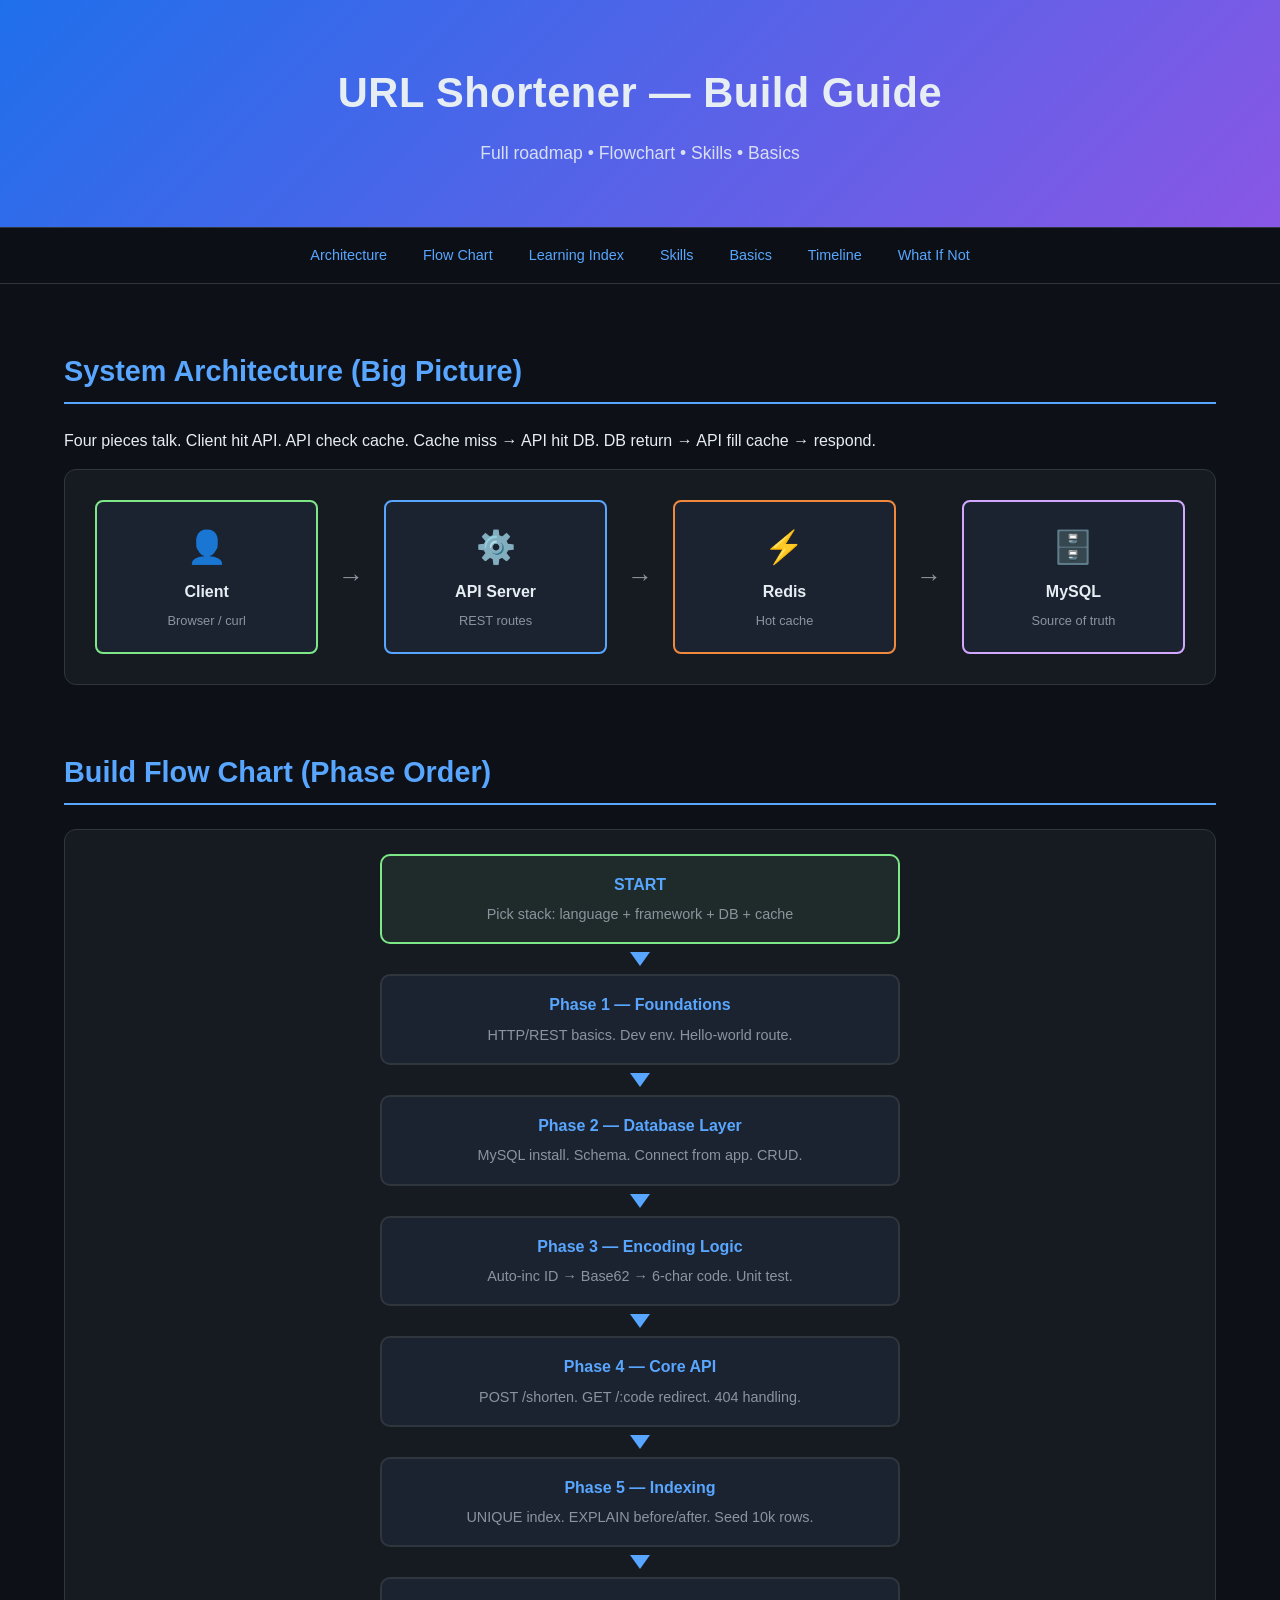
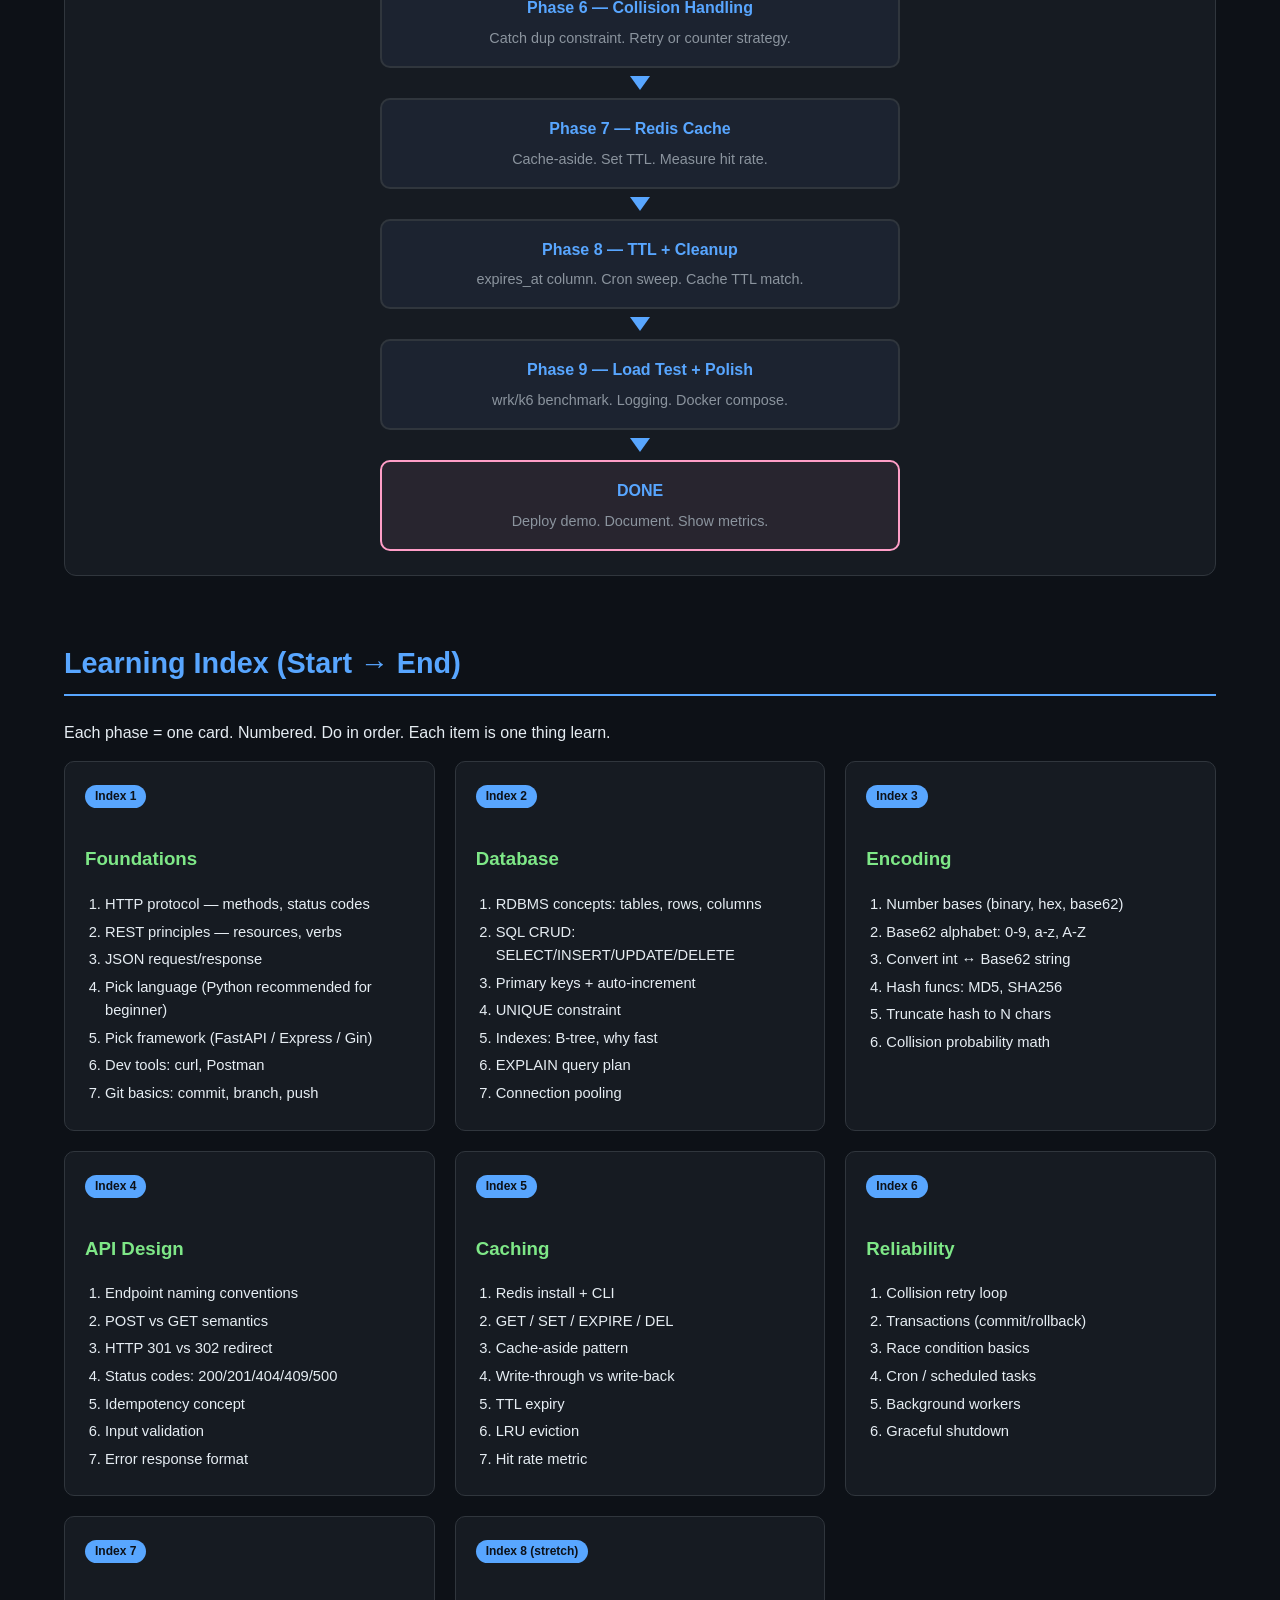
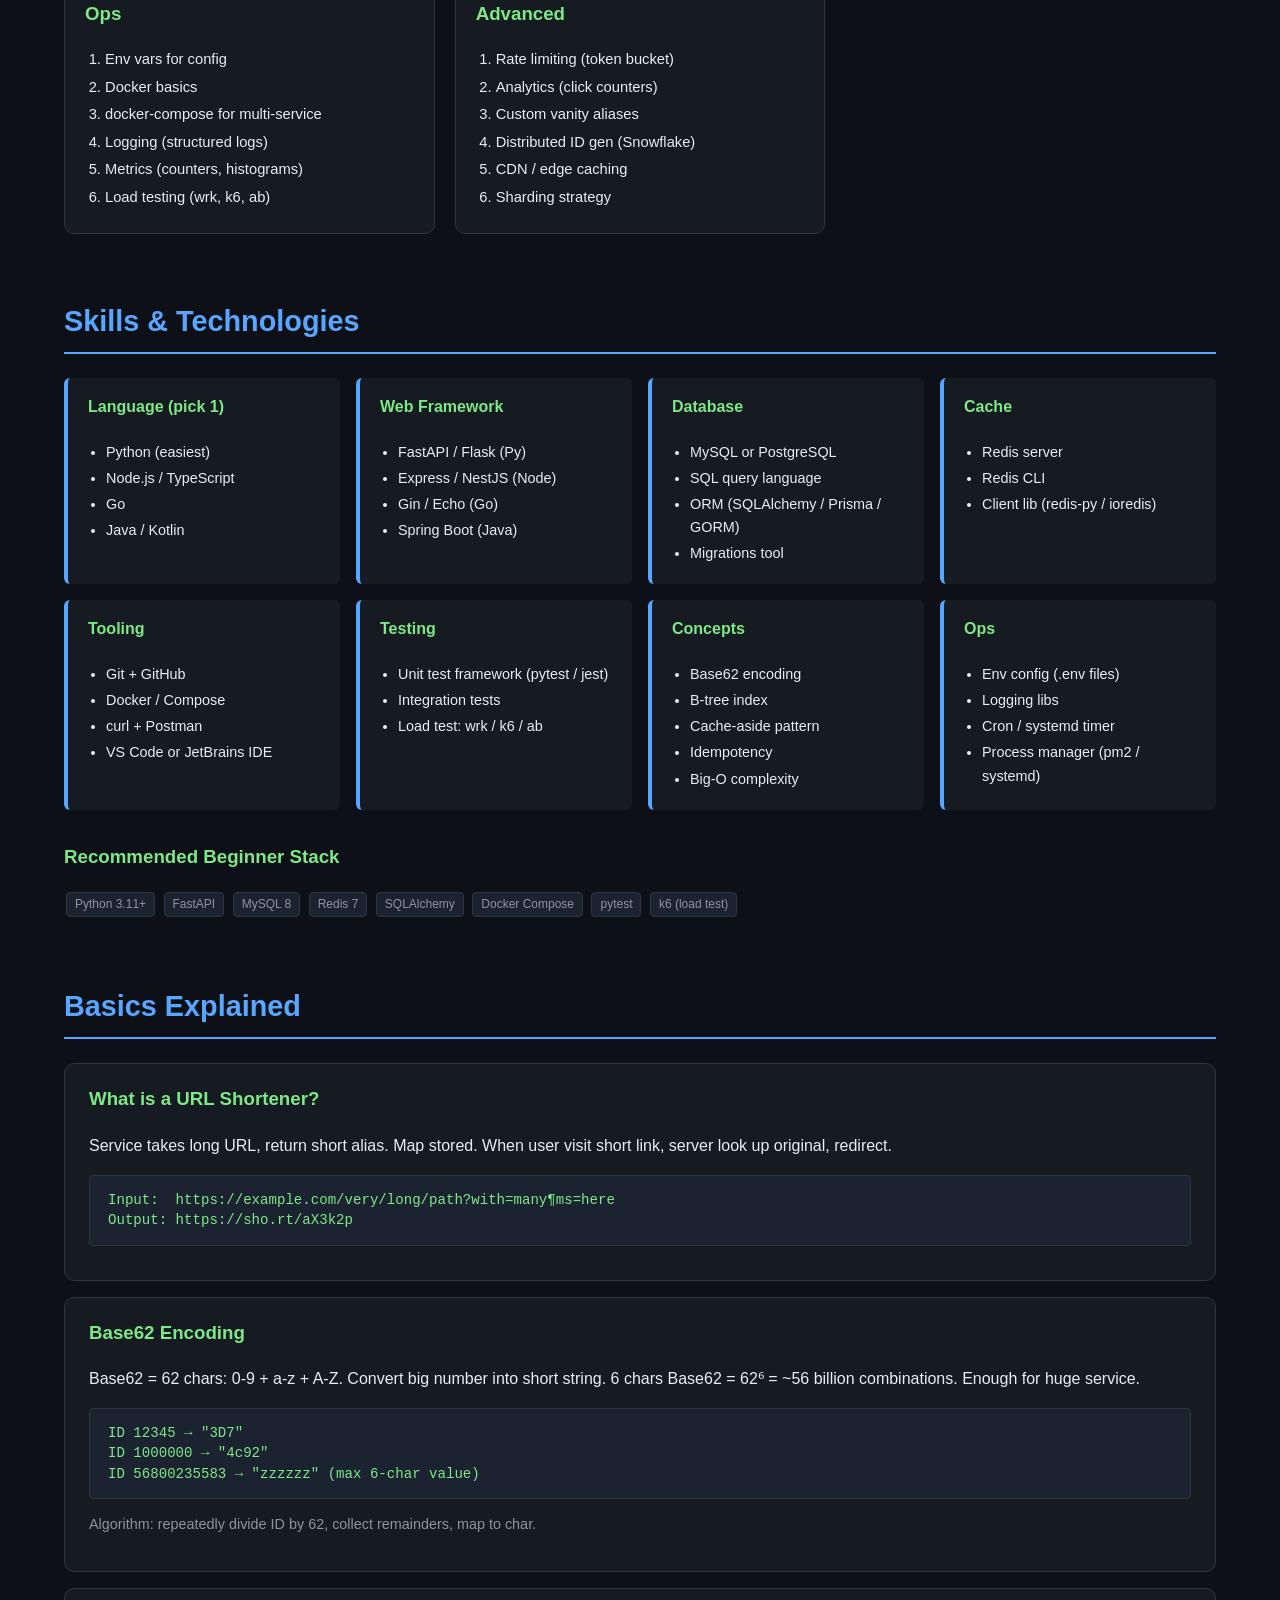
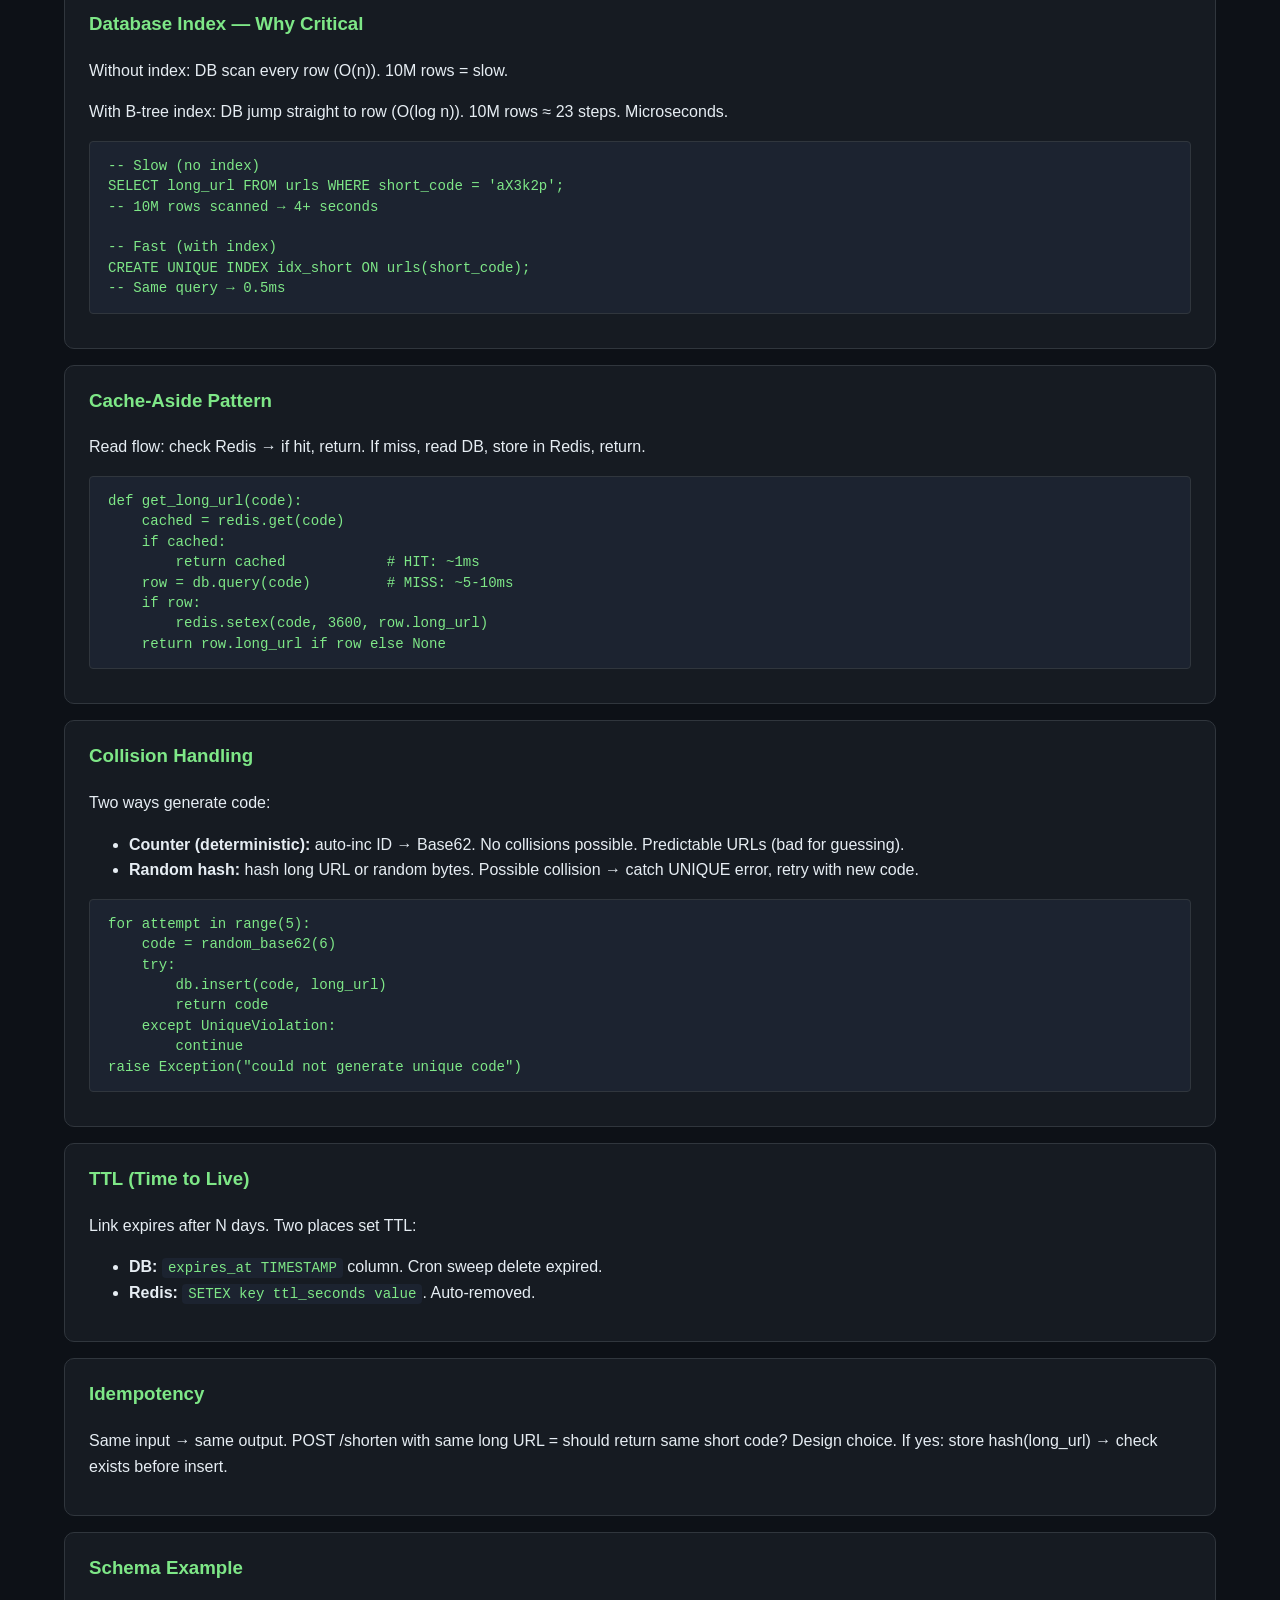
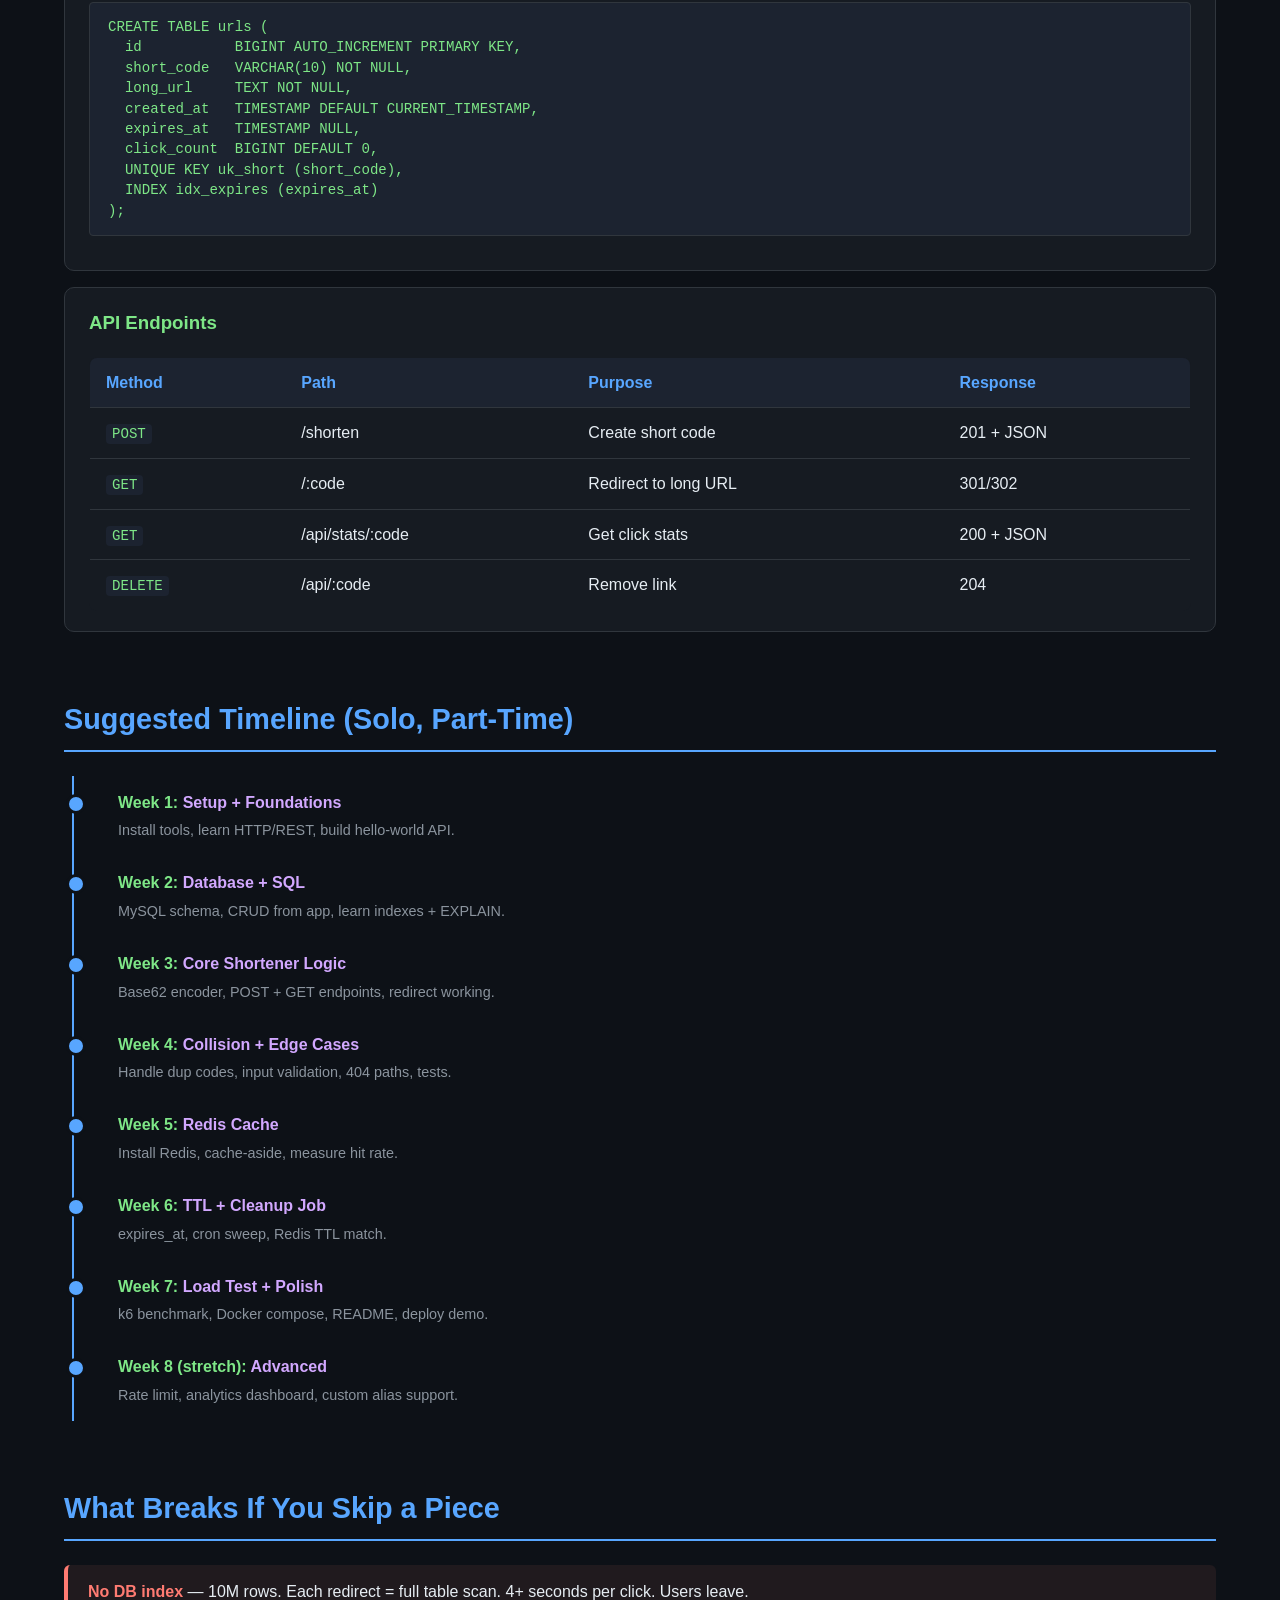
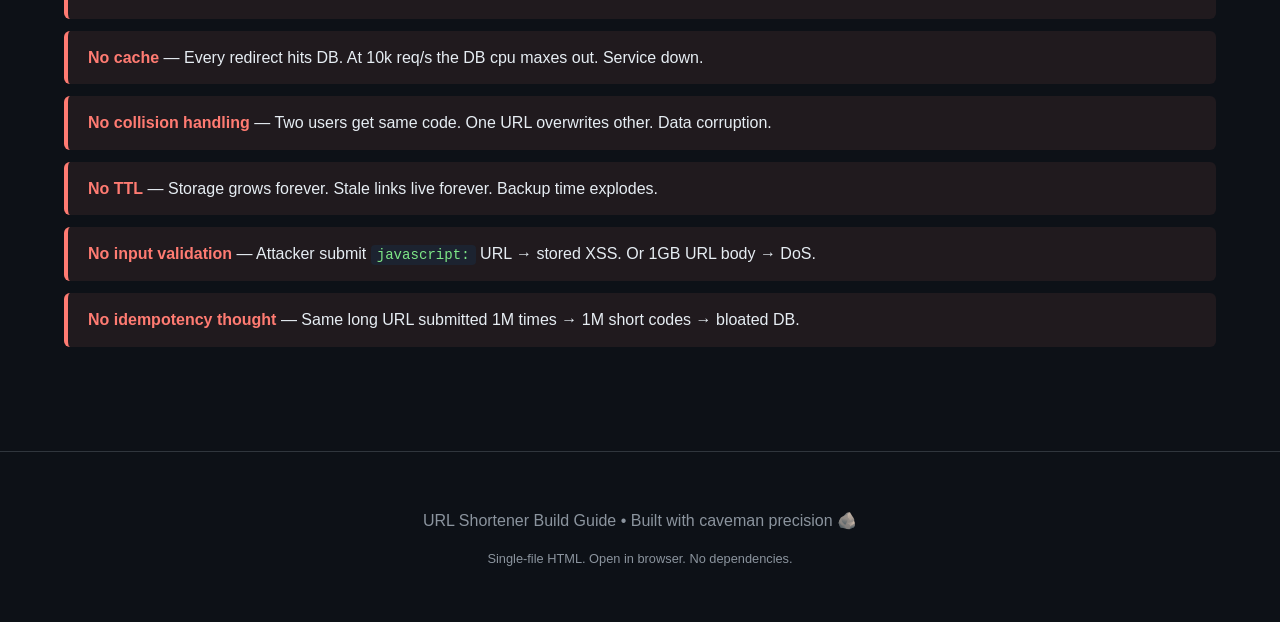
<file: project_TinyLink/url-shortener-guide.html>
<!DOCTYPE html>
<html lang="en">
<head>
<meta charset="UTF-8" />
<meta name="viewport" content="width=device-width, initial-scale=1.0"/>
<title>URL Shortener — Build Guide</title>
<style>
  :root {
    --bg: #0d1117;
    --panel: #161b22;
    --panel2: #1c2330;
    --border: #30363d;
    --text: #e6edf3;
    --muted: #8b949e;
    --accent: #58a6ff;
    --accent2: #7ee787;
    --warn: #f0883e;
    --danger: #ff7b72;
    --purple: #d2a8ff;
    --pink: #ff9ec7;
  }
  * { box-sizing: border-box; }
  body {
    margin: 0;
    font-family: -apple-system, BlinkMacSystemFont, "Segoe UI", Roboto, sans-serif;
    background: var(--bg);
    color: var(--text);
    line-height: 1.6;
  }
  header {
    background: linear-gradient(135deg, #1f6feb, #8957e5);
    padding: 60px 24px;
    text-align: center;
    border-bottom: 1px solid var(--border);
  }
  header h1 { margin: 0; font-size: 2.6rem; letter-spacing: 0.5px; }
  header p { margin: 12px 0 0; font-size: 1.1rem; opacity: 0.9; }

  nav.toc {
    position: sticky;
    top: 0;
    background: rgba(13,17,23,0.95);
    backdrop-filter: blur(8px);
    border-bottom: 1px solid var(--border);
    padding: 12px 24px;
    z-index: 100;
    display: flex;
    flex-wrap: wrap;
    gap: 16px;
    justify-content: center;
    font-size: 0.9rem;
  }
  nav.toc a {
    color: var(--accent);
    text-decoration: none;
    padding: 4px 10px;
    border-radius: 6px;
    transition: background 0.2s;
  }
  nav.toc a:hover { background: var(--panel); }

  main { max-width: 1200px; margin: 0 auto; padding: 40px 24px; }

  section { margin-bottom: 64px; }
  h2 {
    font-size: 1.8rem;
    border-bottom: 2px solid var(--accent);
    padding-bottom: 8px;
    margin-bottom: 24px;
    color: var(--accent);
  }
  h3 { color: var(--accent2); margin-top: 28px; }
  h4 { color: var(--purple); margin-top: 20px; }

  /* Flowchart */
  .flowchart {
    display: flex;
    flex-direction: column;
    align-items: center;
    gap: 8px;
    padding: 24px;
    background: var(--panel);
    border-radius: 12px;
    border: 1px solid var(--border);
  }
  .flow-node {
    width: 100%;
    max-width: 520px;
    padding: 16px 24px;
    border-radius: 10px;
    background: var(--panel2);
    border: 2px solid var(--border);
    text-align: center;
    transition: transform 0.2s, border-color 0.2s;
  }
  .flow-node:hover { transform: scale(1.02); border-color: var(--accent); }
  .flow-node.start { border-color: var(--accent2); background: rgba(126,231,135,0.08); }
  .flow-node.end { border-color: var(--pink); background: rgba(255,158,199,0.08); }
  .flow-node h4 { margin: 0 0 6px; color: var(--accent); }
  .flow-node p { margin: 0; font-size: 0.9rem; color: var(--muted); }
  .arrow {
    width: 0; height: 0;
    border-left: 10px solid transparent;
    border-right: 10px solid transparent;
    border-top: 14px solid var(--accent);
  }

  /* Index grid */
  .index-grid {
    display: grid;
    grid-template-columns: repeat(auto-fit, minmax(280px, 1fr));
    gap: 20px;
  }
  .phase-card {
    background: var(--panel);
    border: 1px solid var(--border);
    border-radius: 10px;
    padding: 20px;
    transition: transform 0.2s, border-color 0.2s;
  }
  .phase-card:hover { transform: translateY(-4px); border-color: var(--accent); }
  .phase-card .badge {
    display: inline-block;
    padding: 2px 10px;
    border-radius: 20px;
    font-size: 0.75rem;
    background: var(--accent);
    color: var(--bg);
    font-weight: 600;
    margin-bottom: 8px;
  }
  .phase-card ol { padding-left: 20px; margin: 8px 0 0; }
  .phase-card li { margin: 4px 0; font-size: 0.92rem; }

  /* Skills */
  .skill-grid {
    display: grid;
    grid-template-columns: repeat(auto-fit, minmax(240px, 1fr));
    gap: 16px;
  }
  .skill-cat {
    background: var(--panel);
    border-left: 4px solid var(--accent);
    padding: 16px 20px;
    border-radius: 6px;
  }
  .skill-cat h4 { margin-top: 0; color: var(--accent2); }
  .skill-cat ul { padding-left: 18px; margin: 8px 0 0; }
  .skill-cat li { font-size: 0.9rem; margin: 3px 0; }
  .tag {
    display: inline-block;
    padding: 2px 8px;
    border-radius: 4px;
    background: var(--panel2);
    border: 1px solid var(--border);
    font-size: 0.75rem;
    margin: 2px;
    color: var(--muted);
  }

  /* Architecture */
  .arch-diagram {
    display: flex;
    justify-content: space-between;
    align-items: center;
    background: var(--panel);
    padding: 30px;
    border-radius: 12px;
    border: 1px solid var(--border);
    flex-wrap: wrap;
    gap: 20px;
  }
  .arch-box {
    flex: 1;
    min-width: 140px;
    text-align: center;
    padding: 20px 12px;
    background: var(--panel2);
    border-radius: 8px;
    border: 2px solid var(--border);
  }
  .arch-box .icon { font-size: 2rem; margin-bottom: 6px; }
  .arch-box.client { border-color: var(--accent2); }
  .arch-box.api { border-color: var(--accent); }
  .arch-box.cache { border-color: var(--warn); }
  .arch-box.db { border-color: var(--purple); }
  .arch-arrow {
    font-size: 1.6rem;
    color: var(--muted);
    align-self: center;
  }

  /* Basics */
  .basic-block {
    background: var(--panel);
    border: 1px solid var(--border);
    border-radius: 10px;
    padding: 20px 24px;
    margin-bottom: 16px;
  }
  .basic-block h3 { margin-top: 0; }
  code, pre {
    font-family: "SF Mono", Menlo, Consolas, monospace;
    background: var(--panel2);
    padding: 2px 6px;
    border-radius: 4px;
    font-size: 0.88rem;
    color: var(--accent2);
  }
  pre {
    padding: 14px 18px;
    overflow-x: auto;
    border: 1px solid var(--border);
    line-height: 1.45;
  }

  /* Comparison */
  table {
    width: 100%;
    border-collapse: collapse;
    background: var(--panel);
    border-radius: 8px;
    overflow: hidden;
    border: 1px solid var(--border);
  }
  th, td {
    padding: 12px 16px;
    text-align: left;
    border-bottom: 1px solid var(--border);
  }
  th { background: var(--panel2); color: var(--accent); }
  tr:last-child td { border-bottom: none; }
  td.bad { color: var(--danger); }
  td.good { color: var(--accent2); }

  /* Timeline */
  .timeline {
    position: relative;
    padding-left: 30px;
  }
  .timeline::before {
    content: '';
    position: absolute;
    left: 8px;
    top: 0;
    bottom: 0;
    width: 2px;
    background: var(--accent);
  }
  .timeline-item {
    position: relative;
    padding: 14px 0 14px 24px;
  }
  .timeline-item::before {
    content: '';
    position: absolute;
    left: -28px;
    top: 18px;
    width: 14px;
    height: 14px;
    background: var(--accent);
    border-radius: 50%;
    border: 3px solid var(--bg);
  }
  .timeline-item h4 { margin: 0 0 4px; }
  .timeline-item p { margin: 0; color: var(--muted); font-size: 0.9rem; }
  .week-tag { color: var(--accent2); font-weight: 600; }

  /* What if not */
  .danger-card {
    background: rgba(255,123,114,0.08);
    border-left: 4px solid var(--danger);
    padding: 14px 20px;
    border-radius: 6px;
    margin: 12px 0;
  }
  .danger-card strong { color: var(--danger); }

  footer {
    text-align: center;
    padding: 40px 24px;
    color: var(--muted);
    border-top: 1px solid var(--border);
  }

  @media (max-width: 600px) {
    header h1 { font-size: 1.8rem; }
    .arch-arrow { transform: rotate(90deg); }
  }
</style>
</head>
<body>

<header>
  <h1>URL Shortener — Build Guide</h1>
  <p>Full roadmap • Flowchart • Skills • Basics</p>
</header>

<nav class="toc">
  <a href="#arch">Architecture</a>
  <a href="#flow">Flow Chart</a>
  <a href="#index">Learning Index</a>
  <a href="#skills">Skills</a>
  <a href="#basics">Basics</a>
  <a href="#timeline">Timeline</a>
  <a href="#whatif">What If Not</a>
</nav>

<main>

<!-- ARCHITECTURE -->
<section id="arch">
  <h2>System Architecture (Big Picture)</h2>
  <p>Four pieces talk. Client hit API. API check cache. Cache miss → API hit DB. DB return → API fill cache → respond.</p>
  <div class="arch-diagram">
    <div class="arch-box client">
      <div class="icon">👤</div>
      <strong>Client</strong>
      <p style="font-size:0.8rem; color: var(--muted); margin:6px 0 0;">Browser / curl</p>
    </div>
    <div class="arch-arrow">→</div>
    <div class="arch-box api">
      <div class="icon">⚙️</div>
      <strong>API Server</strong>
      <p style="font-size:0.8rem; color: var(--muted); margin:6px 0 0;">REST routes</p>
    </div>
    <div class="arch-arrow">→</div>
    <div class="arch-box cache">
      <div class="icon">⚡</div>
      <strong>Redis</strong>
      <p style="font-size:0.8rem; color: var(--muted); margin:6px 0 0;">Hot cache</p>
    </div>
    <div class="arch-arrow">→</div>
    <div class="arch-box db">
      <div class="icon">🗄️</div>
      <strong>MySQL</strong>
      <p style="font-size:0.8rem; color: var(--muted); margin:6px 0 0;">Source of truth</p>
    </div>
  </div>
</section>

<!-- FLOWCHART -->
<section id="flow">
  <h2>Build Flow Chart (Phase Order)</h2>
  <div class="flowchart">
    <div class="flow-node start">
      <h4>START</h4>
      <p>Pick stack: language + framework + DB + cache</p>
    </div>
    <div class="arrow"></div>
    <div class="flow-node">
      <h4>Phase 1 — Foundations</h4>
      <p>HTTP/REST basics. Dev env. Hello-world route.</p>
    </div>
    <div class="arrow"></div>
    <div class="flow-node">
      <h4>Phase 2 — Database Layer</h4>
      <p>MySQL install. Schema. Connect from app. CRUD.</p>
    </div>
    <div class="arrow"></div>
    <div class="flow-node">
      <h4>Phase 3 — Encoding Logic</h4>
      <p>Auto-inc ID → Base62 → 6-char code. Unit test.</p>
    </div>
    <div class="arrow"></div>
    <div class="flow-node">
      <h4>Phase 4 — Core API</h4>
      <p>POST /shorten. GET /:code redirect. 404 handling.</p>
    </div>
    <div class="arrow"></div>
    <div class="flow-node">
      <h4>Phase 5 — Indexing</h4>
      <p>UNIQUE index. EXPLAIN before/after. Seed 10k rows.</p>
    </div>
    <div class="arrow"></div>
    <div class="flow-node">
      <h4>Phase 6 — Collision Handling</h4>
      <p>Catch dup constraint. Retry or counter strategy.</p>
    </div>
    <div class="arrow"></div>
    <div class="flow-node">
      <h4>Phase 7 — Redis Cache</h4>
      <p>Cache-aside. Set TTL. Measure hit rate.</p>
    </div>
    <div class="arrow"></div>
    <div class="flow-node">
      <h4>Phase 8 — TTL + Cleanup</h4>
      <p>expires_at column. Cron sweep. Cache TTL match.</p>
    </div>
    <div class="arrow"></div>
    <div class="flow-node">
      <h4>Phase 9 — Load Test + Polish</h4>
      <p>wrk/k6 benchmark. Logging. Docker compose.</p>
    </div>
    <div class="arrow"></div>
    <div class="flow-node end">
      <h4>DONE</h4>
      <p>Deploy demo. Document. Show metrics.</p>
    </div>
  </div>
</section>

<!-- LEARNING INDEX -->
<section id="index">
  <h2>Learning Index (Start → End)</h2>
  <p>Each phase = one card. Numbered. Do in order. Each item is one thing learn.</p>

  <div class="index-grid">

    <div class="phase-card">
      <span class="badge">Index 1</span>
      <h3>Foundations</h3>
      <ol>
        <li>HTTP protocol — methods, status codes</li>
        <li>REST principles — resources, verbs</li>
        <li>JSON request/response</li>
        <li>Pick language (Python recommended for beginner)</li>
        <li>Pick framework (FastAPI / Express / Gin)</li>
        <li>Dev tools: curl, Postman</li>
        <li>Git basics: commit, branch, push</li>
      </ol>
    </div>

    <div class="phase-card">
      <span class="badge">Index 2</span>
      <h3>Database</h3>
      <ol>
        <li>RDBMS concepts: tables, rows, columns</li>
        <li>SQL CRUD: SELECT/INSERT/UPDATE/DELETE</li>
        <li>Primary keys + auto-increment</li>
        <li>UNIQUE constraint</li>
        <li>Indexes: B-tree, why fast</li>
        <li>EXPLAIN query plan</li>
        <li>Connection pooling</li>
      </ol>
    </div>

    <div class="phase-card">
      <span class="badge">Index 3</span>
      <h3>Encoding</h3>
      <ol>
        <li>Number bases (binary, hex, base62)</li>
        <li>Base62 alphabet: 0-9, a-z, A-Z</li>
        <li>Convert int ↔ Base62 string</li>
        <li>Hash funcs: MD5, SHA256</li>
        <li>Truncate hash to N chars</li>
        <li>Collision probability math</li>
      </ol>
    </div>

    <div class="phase-card">
      <span class="badge">Index 4</span>
      <h3>API Design</h3>
      <ol>
        <li>Endpoint naming conventions</li>
        <li>POST vs GET semantics</li>
        <li>HTTP 301 vs 302 redirect</li>
        <li>Status codes: 200/201/404/409/500</li>
        <li>Idempotency concept</li>
        <li>Input validation</li>
        <li>Error response format</li>
      </ol>
    </div>

    <div class="phase-card">
      <span class="badge">Index 5</span>
      <h3>Caching</h3>
      <ol>
        <li>Redis install + CLI</li>
        <li>GET / SET / EXPIRE / DEL</li>
        <li>Cache-aside pattern</li>
        <li>Write-through vs write-back</li>
        <li>TTL expiry</li>
        <li>LRU eviction</li>
        <li>Hit rate metric</li>
      </ol>
    </div>

    <div class="phase-card">
      <span class="badge">Index 6</span>
      <h3>Reliability</h3>
      <ol>
        <li>Collision retry loop</li>
        <li>Transactions (commit/rollback)</li>
        <li>Race condition basics</li>
        <li>Cron / scheduled tasks</li>
        <li>Background workers</li>
        <li>Graceful shutdown</li>
      </ol>
    </div>

    <div class="phase-card">
      <span class="badge">Index 7</span>
      <h3>Ops</h3>
      <ol>
        <li>Env vars for config</li>
        <li>Docker basics</li>
        <li>docker-compose for multi-service</li>
        <li>Logging (structured logs)</li>
        <li>Metrics (counters, histograms)</li>
        <li>Load testing (wrk, k6, ab)</li>
      </ol>
    </div>

    <div class="phase-card">
      <span class="badge">Index 8 (stretch)</span>
      <h3>Advanced</h3>
      <ol>
        <li>Rate limiting (token bucket)</li>
        <li>Analytics (click counters)</li>
        <li>Custom vanity aliases</li>
        <li>Distributed ID gen (Snowflake)</li>
        <li>CDN / edge caching</li>
        <li>Sharding strategy</li>
      </ol>
    </div>

  </div>
</section>

<!-- SKILLS -->
<section id="skills">
  <h2>Skills &amp; Technologies</h2>
  <div class="skill-grid">

    <div class="skill-cat">
      <h4>Language (pick 1)</h4>
      <ul>
        <li>Python (easiest)</li>
        <li>Node.js / TypeScript</li>
        <li>Go</li>
        <li>Java / Kotlin</li>
      </ul>
    </div>

    <div class="skill-cat">
      <h4>Web Framework</h4>
      <ul>
        <li>FastAPI / Flask (Py)</li>
        <li>Express / NestJS (Node)</li>
        <li>Gin / Echo (Go)</li>
        <li>Spring Boot (Java)</li>
      </ul>
    </div>

    <div class="skill-cat">
      <h4>Database</h4>
      <ul>
        <li>MySQL or PostgreSQL</li>
        <li>SQL query language</li>
        <li>ORM (SQLAlchemy / Prisma / GORM)</li>
        <li>Migrations tool</li>
      </ul>
    </div>

    <div class="skill-cat">
      <h4>Cache</h4>
      <ul>
        <li>Redis server</li>
        <li>Redis CLI</li>
        <li>Client lib (redis-py / ioredis)</li>
      </ul>
    </div>

    <div class="skill-cat">
      <h4>Tooling</h4>
      <ul>
        <li>Git + GitHub</li>
        <li>Docker / Compose</li>
        <li>curl + Postman</li>
        <li>VS Code or JetBrains IDE</li>
      </ul>
    </div>

    <div class="skill-cat">
      <h4>Testing</h4>
      <ul>
        <li>Unit test framework (pytest / jest)</li>
        <li>Integration tests</li>
        <li>Load test: wrk / k6 / ab</li>
      </ul>
    </div>

    <div class="skill-cat">
      <h4>Concepts</h4>
      <ul>
        <li>Base62 encoding</li>
        <li>B-tree index</li>
        <li>Cache-aside pattern</li>
        <li>Idempotency</li>
        <li>Big-O complexity</li>
      </ul>
    </div>

    <div class="skill-cat">
      <h4>Ops</h4>
      <ul>
        <li>Env config (.env files)</li>
        <li>Logging libs</li>
        <li>Cron / systemd timer</li>
        <li>Process manager (pm2 / systemd)</li>
      </ul>
    </div>

  </div>

  <h3 style="margin-top:32px;">Recommended Beginner Stack</h3>
  <p>
    <span class="tag">Python 3.11+</span>
    <span class="tag">FastAPI</span>
    <span class="tag">MySQL 8</span>
    <span class="tag">Redis 7</span>
    <span class="tag">SQLAlchemy</span>
    <span class="tag">Docker Compose</span>
    <span class="tag">pytest</span>
    <span class="tag">k6 (load test)</span>
  </p>
</section>

<!-- BASICS -->
<section id="basics">
  <h2>Basics Explained</h2>

  <div class="basic-block">
    <h3>What is a URL Shortener?</h3>
    <p>Service takes long URL, return short alias. Map stored. When user visit short link, server look up original, redirect.</p>
    <pre>Input:  https://example.com/very/long/path?with=many&params=here
Output: https://sho.rt/aX3k2p</pre>
  </div>

  <div class="basic-block">
    <h3>Base62 Encoding</h3>
    <p>Base62 = 62 chars: 0-9 + a-z + A-Z. Convert big number into short string. 6 chars Base62 = 62⁶ = ~56 billion combinations. Enough for huge service.</p>
    <pre>ID 12345 → "3D7"
ID 1000000 → "4c92"
ID 56800235583 → "zzzzzz" (max 6-char value)</pre>
    <p style="color: var(--muted); font-size: 0.9rem;">Algorithm: repeatedly divide ID by 62, collect remainders, map to char.</p>
  </div>

  <div class="basic-block">
    <h3>Database Index — Why Critical</h3>
    <p>Without index: DB scan every row (O(n)). 10M rows = slow.</p>
    <p>With B-tree index: DB jump straight to row (O(log n)). 10M rows ≈ 23 steps. Microseconds.</p>
    <pre>-- Slow (no index)
SELECT long_url FROM urls WHERE short_code = 'aX3k2p';
-- 10M rows scanned → 4+ seconds

-- Fast (with index)
CREATE UNIQUE INDEX idx_short ON urls(short_code);
-- Same query → 0.5ms</pre>
  </div>

  <div class="basic-block">
    <h3>Cache-Aside Pattern</h3>
    <p>Read flow: check Redis → if hit, return. If miss, read DB, store in Redis, return.</p>
    <pre>def get_long_url(code):
    cached = redis.get(code)
    if cached:
        return cached            # HIT: ~1ms
    row = db.query(code)         # MISS: ~5-10ms
    if row:
        redis.setex(code, 3600, row.long_url)
    return row.long_url if row else None</pre>
  </div>

  <div class="basic-block">
    <h3>Collision Handling</h3>
    <p>Two ways generate code:</p>
    <ul>
      <li><strong>Counter (deterministic):</strong> auto-inc ID → Base62. No collisions possible. Predictable URLs (bad for guessing).</li>
      <li><strong>Random hash:</strong> hash long URL or random bytes. Possible collision → catch UNIQUE error, retry with new code.</li>
    </ul>
    <pre>for attempt in range(5):
    code = random_base62(6)
    try:
        db.insert(code, long_url)
        return code
    except UniqueViolation:
        continue
raise Exception("could not generate unique code")</pre>
  </div>

  <div class="basic-block">
    <h3>TTL (Time to Live)</h3>
    <p>Link expires after N days. Two places set TTL:</p>
    <ul>
      <li><strong>DB:</strong> <code>expires_at TIMESTAMP</code> column. Cron sweep delete expired.</li>
      <li><strong>Redis:</strong> <code>SETEX key ttl_seconds value</code>. Auto-removed.</li>
    </ul>
  </div>

  <div class="basic-block">
    <h3>Idempotency</h3>
    <p>Same input → same output. POST /shorten with same long URL = should return same short code? Design choice. If yes: store hash(long_url) → check exists before insert.</p>
  </div>

  <div class="basic-block">
    <h3>Schema Example</h3>
    <pre>CREATE TABLE urls (
  id           BIGINT AUTO_INCREMENT PRIMARY KEY,
  short_code   VARCHAR(10) NOT NULL,
  long_url     TEXT NOT NULL,
  created_at   TIMESTAMP DEFAULT CURRENT_TIMESTAMP,
  expires_at   TIMESTAMP NULL,
  click_count  BIGINT DEFAULT 0,
  UNIQUE KEY uk_short (short_code),
  INDEX idx_expires (expires_at)
);</pre>
  </div>

  <div class="basic-block">
    <h3>API Endpoints</h3>
    <table>
      <tr><th>Method</th><th>Path</th><th>Purpose</th><th>Response</th></tr>
      <tr><td><code>POST</code></td><td>/shorten</td><td>Create short code</td><td>201 + JSON</td></tr>
      <tr><td><code>GET</code></td><td>/:code</td><td>Redirect to long URL</td><td>301/302</td></tr>
      <tr><td><code>GET</code></td><td>/api/stats/:code</td><td>Get click stats</td><td>200 + JSON</td></tr>
      <tr><td><code>DELETE</code></td><td>/api/:code</td><td>Remove link</td><td>204</td></tr>
    </table>
  </div>

</section>

<!-- TIMELINE -->
<section id="timeline">
  <h2>Suggested Timeline (Solo, Part-Time)</h2>
  <div class="timeline">
    <div class="timeline-item">
      <h4><span class="week-tag">Week 1:</span> Setup + Foundations</h4>
      <p>Install tools, learn HTTP/REST, build hello-world API.</p>
    </div>
    <div class="timeline-item">
      <h4><span class="week-tag">Week 2:</span> Database + SQL</h4>
      <p>MySQL schema, CRUD from app, learn indexes + EXPLAIN.</p>
    </div>
    <div class="timeline-item">
      <h4><span class="week-tag">Week 3:</span> Core Shortener Logic</h4>
      <p>Base62 encoder, POST + GET endpoints, redirect working.</p>
    </div>
    <div class="timeline-item">
      <h4><span class="week-tag">Week 4:</span> Collision + Edge Cases</h4>
      <p>Handle dup codes, input validation, 404 paths, tests.</p>
    </div>
    <div class="timeline-item">
      <h4><span class="week-tag">Week 5:</span> Redis Cache</h4>
      <p>Install Redis, cache-aside, measure hit rate.</p>
    </div>
    <div class="timeline-item">
      <h4><span class="week-tag">Week 6:</span> TTL + Cleanup Job</h4>
      <p>expires_at, cron sweep, Redis TTL match.</p>
    </div>
    <div class="timeline-item">
      <h4><span class="week-tag">Week 7:</span> Load Test + Polish</h4>
      <p>k6 benchmark, Docker compose, README, deploy demo.</p>
    </div>
    <div class="timeline-item">
      <h4><span class="week-tag">Week 8 (stretch):</span> Advanced</h4>
      <p>Rate limit, analytics dashboard, custom alias support.</p>
    </div>
  </div>
</section>

<!-- WHAT IF NOT -->
<section id="whatif">
  <h2>What Breaks If You Skip a Piece</h2>

  <div class="danger-card">
    <strong>No DB index</strong> — 10M rows. Each redirect = full table scan. 4+ seconds per click. Users leave.
  </div>
  <div class="danger-card">
    <strong>No cache</strong> — Every redirect hits DB. At 10k req/s the DB cpu maxes out. Service down.
  </div>
  <div class="danger-card">
    <strong>No collision handling</strong> — Two users get same code. One URL overwrites other. Data corruption.
  </div>
  <div class="danger-card">
    <strong>No TTL</strong> — Storage grows forever. Stale links live forever. Backup time explodes.
  </div>
  <div class="danger-card">
    <strong>No input validation</strong> — Attacker submit <code>javascript:</code> URL → stored XSS. Or 1GB URL body → DoS.
  </div>
  <div class="danger-card">
    <strong>No idempotency thought</strong> — Same long URL submitted 1M times → 1M short codes → bloated DB.
  </div>
</section>

</main>

<footer>
  <p>URL Shortener Build Guide • Built with caveman precision 🪨</p>
  <p style="font-size:0.8rem;">Single-file HTML. Open in browser. No dependencies.</p>
</footer>

</body>
</html>
</file>
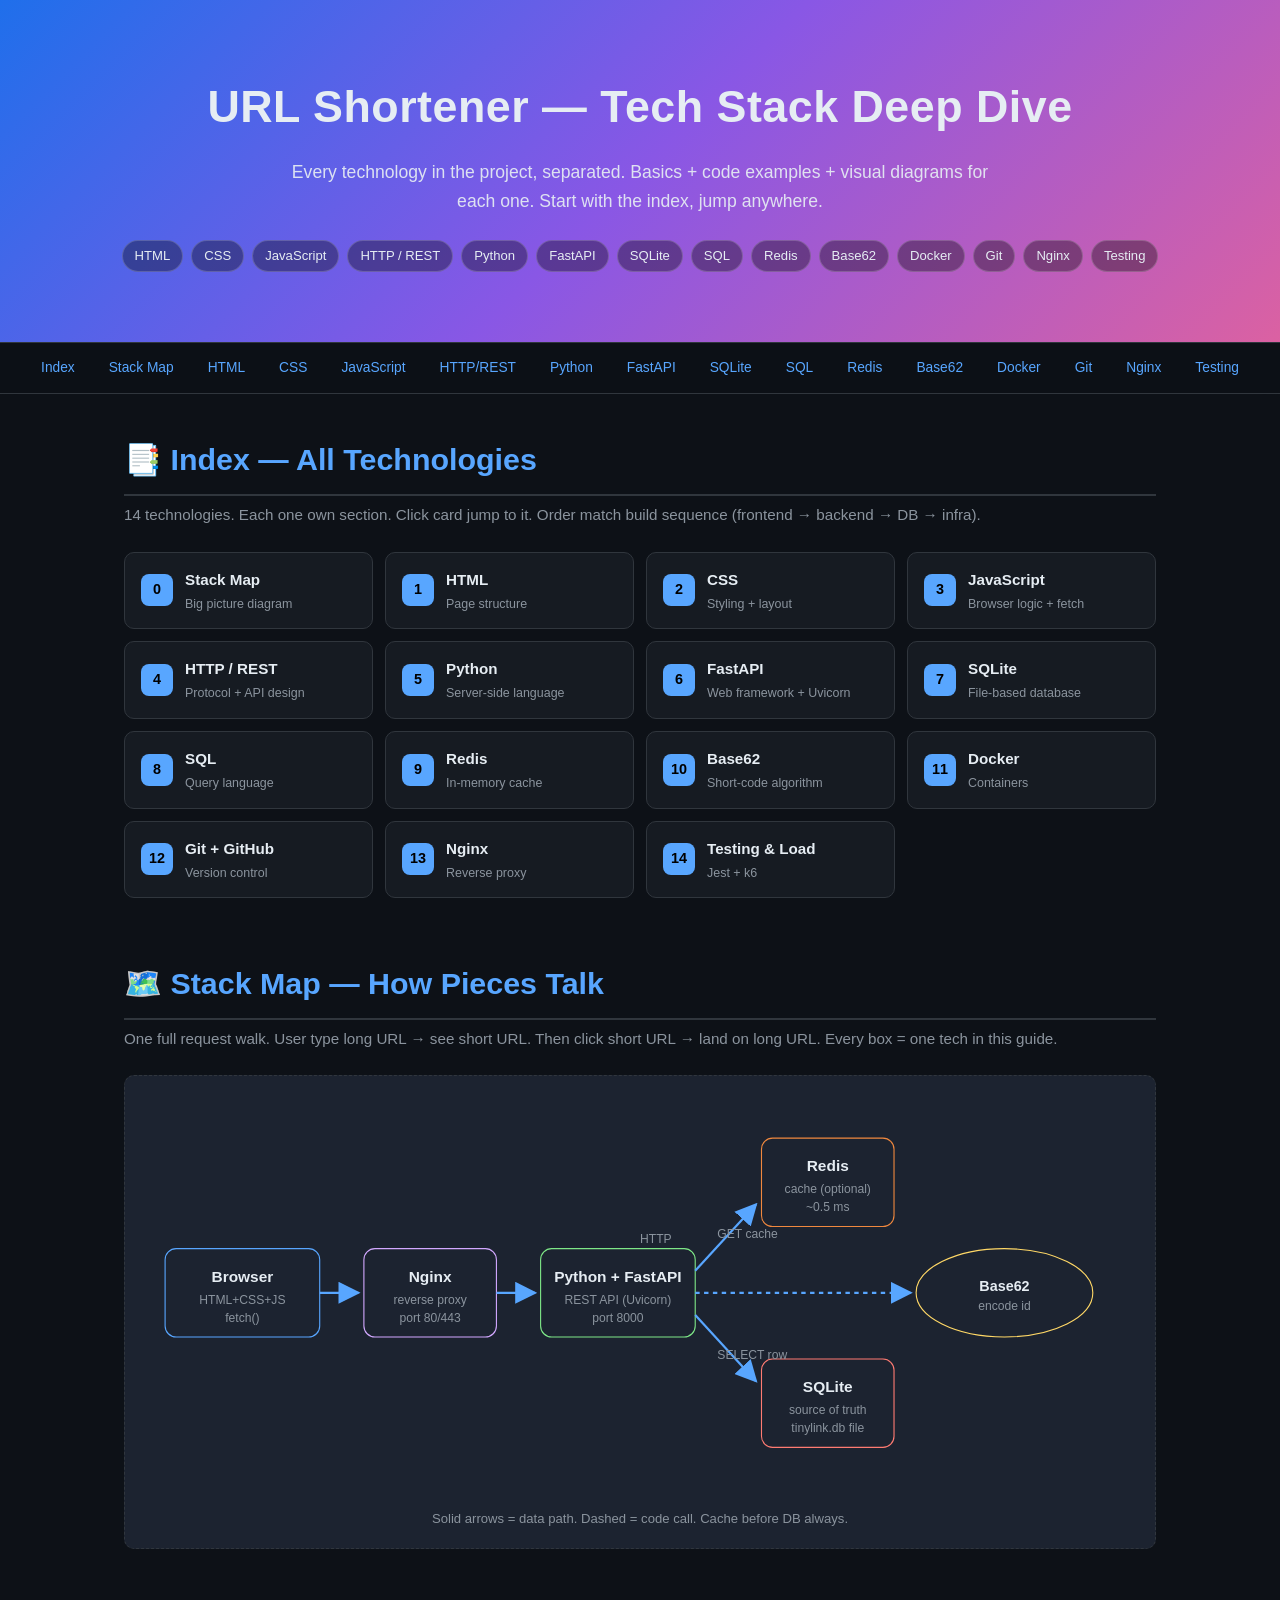
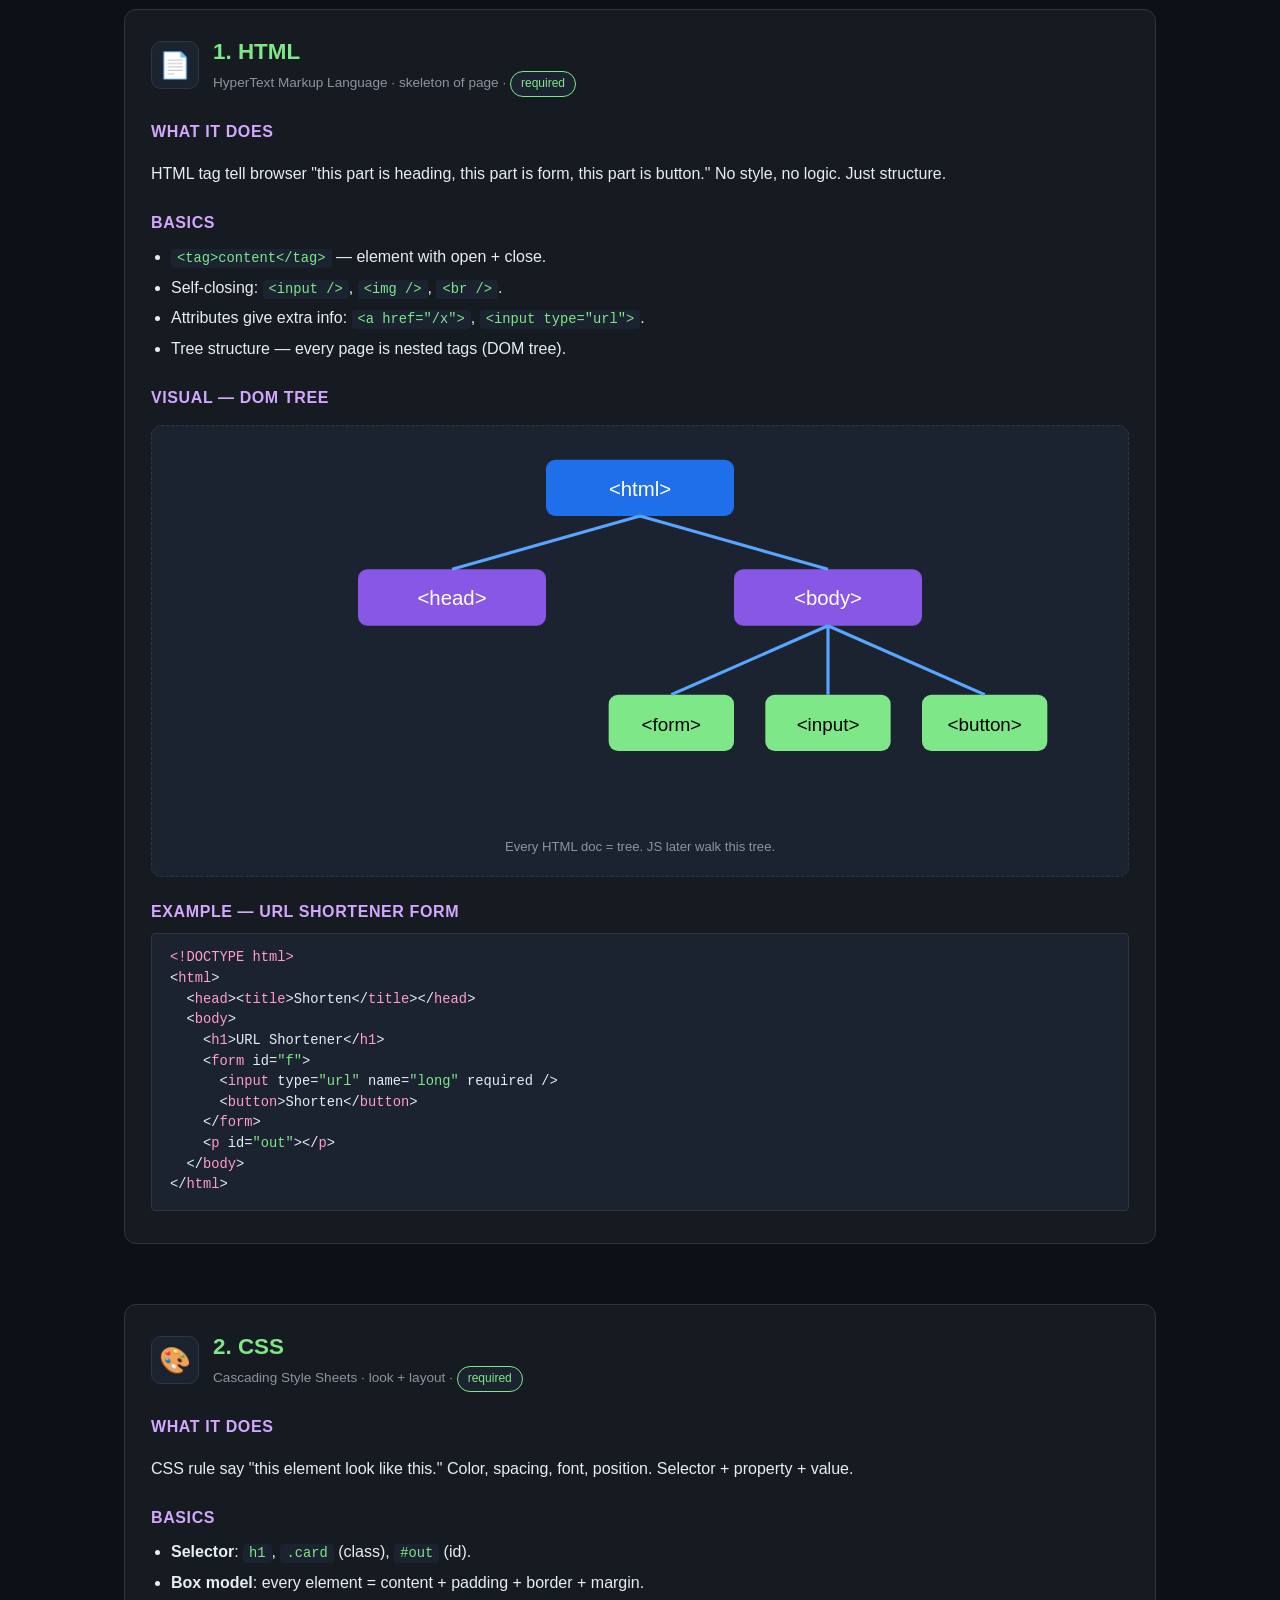
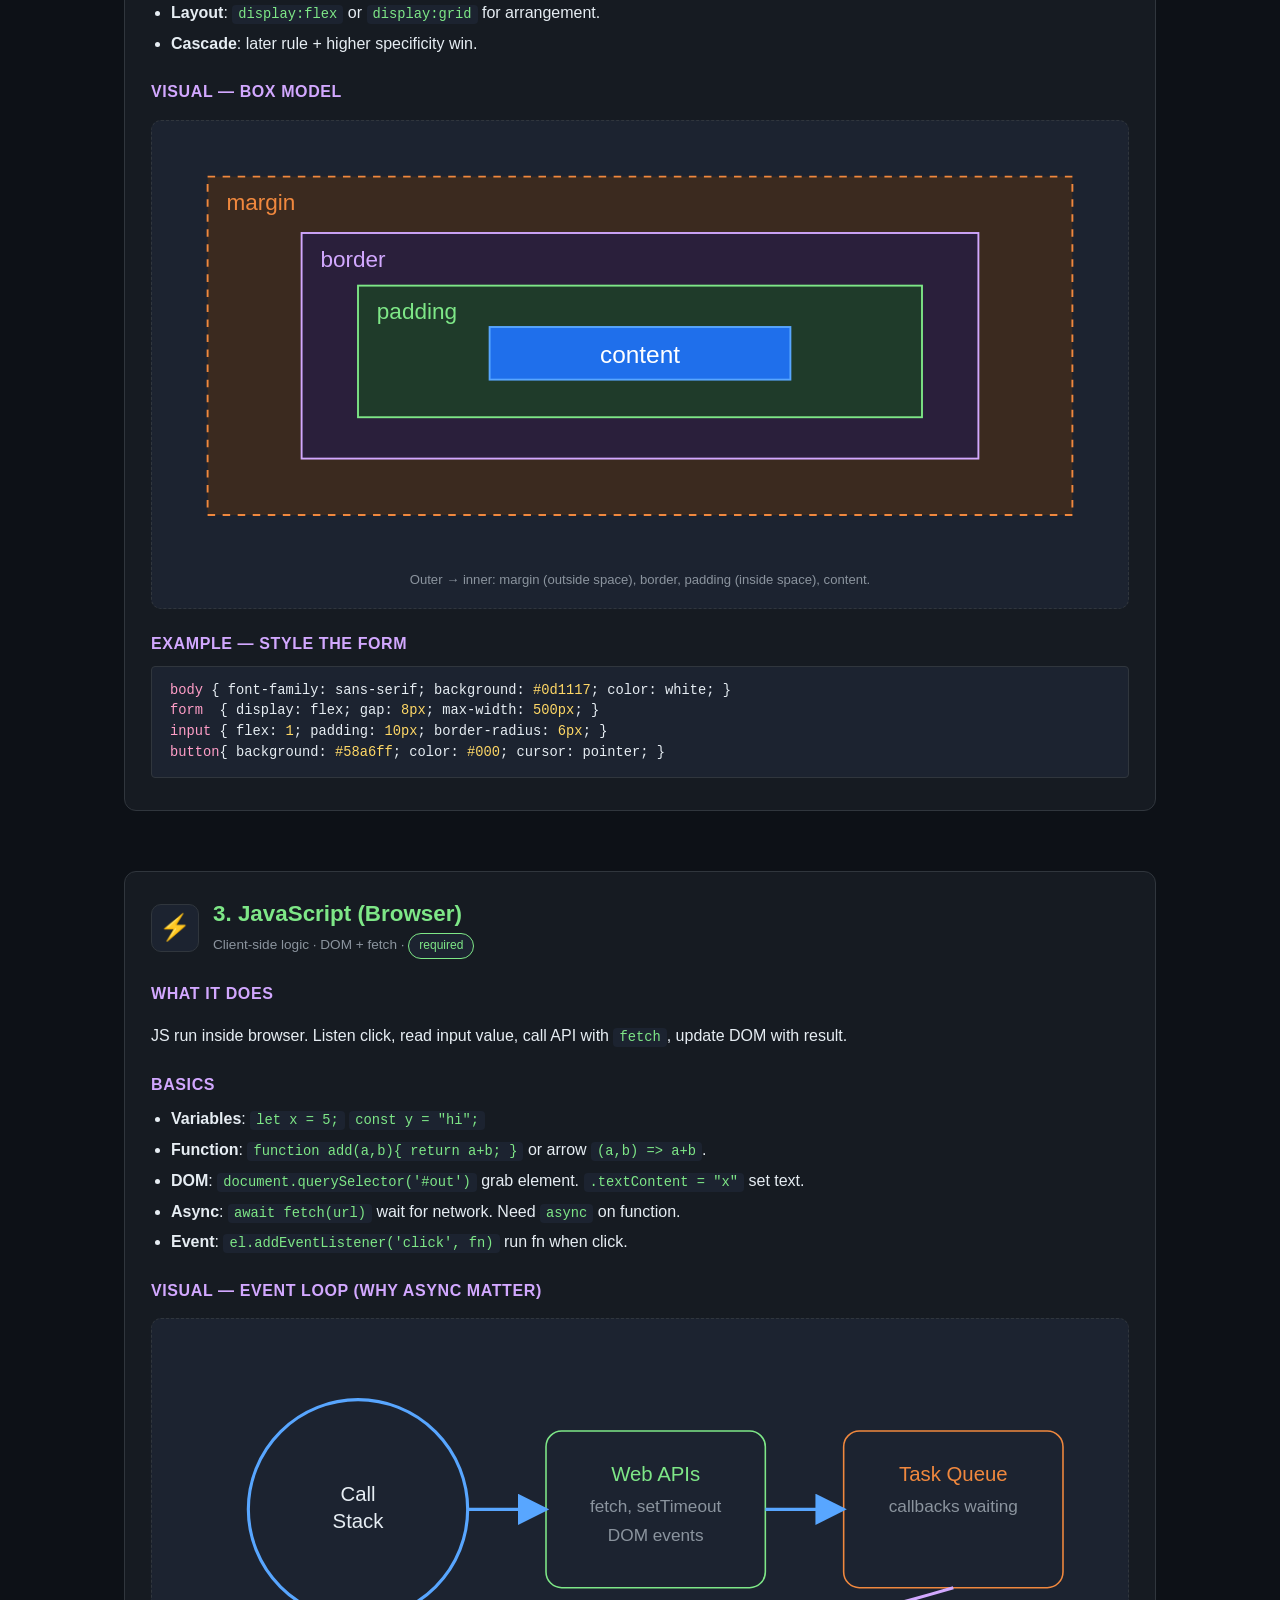
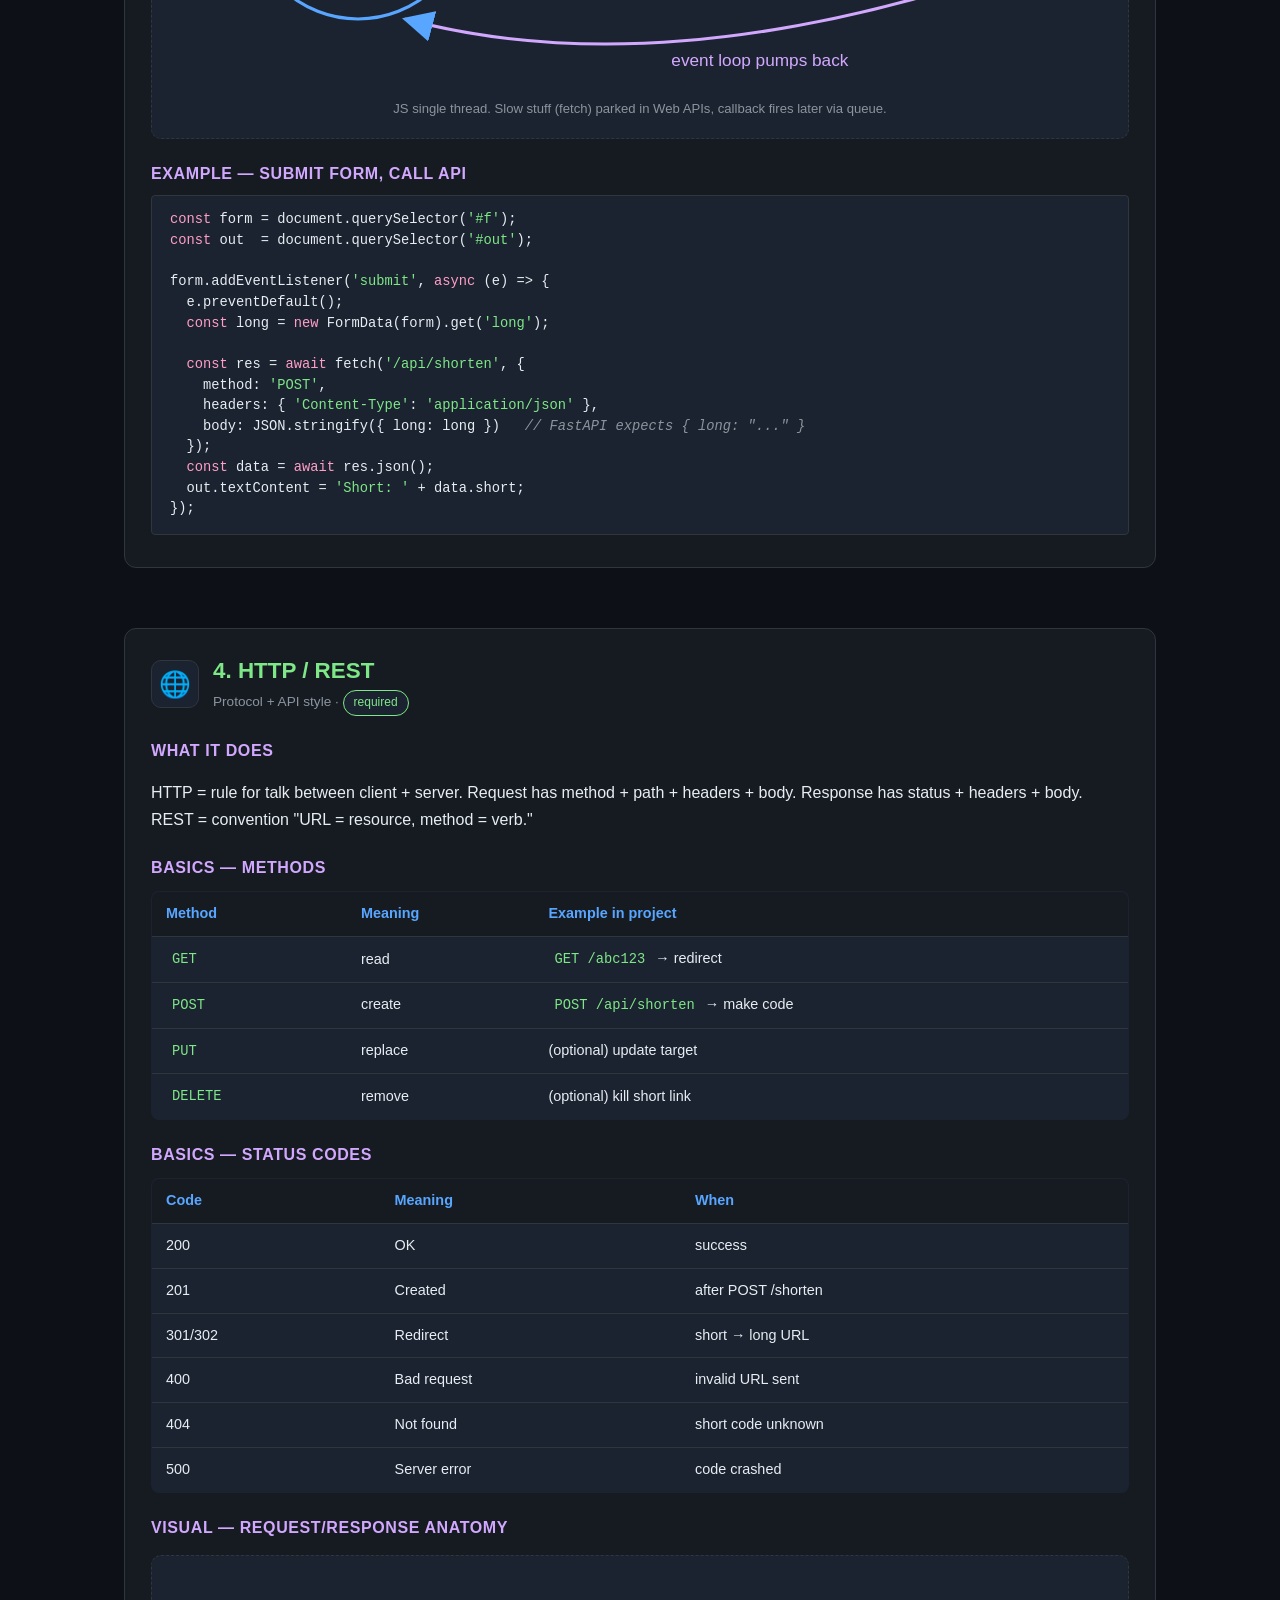
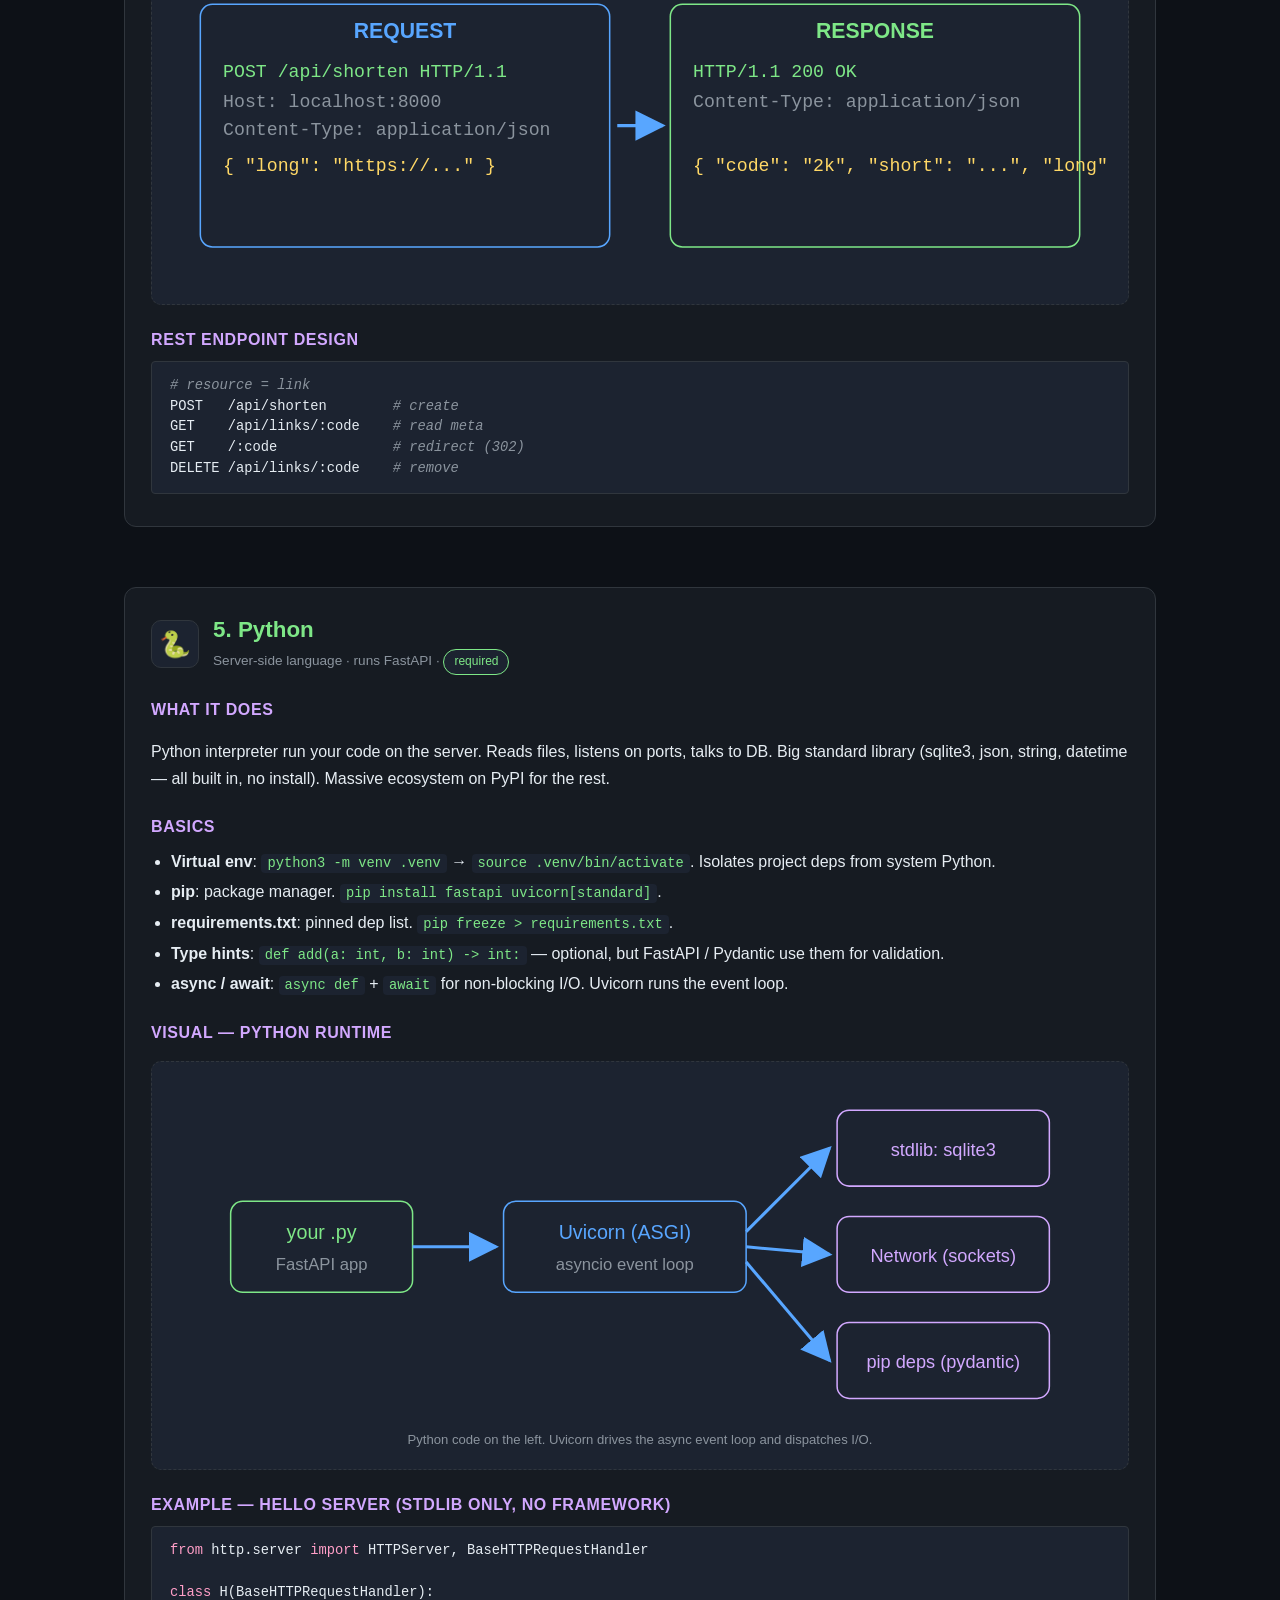
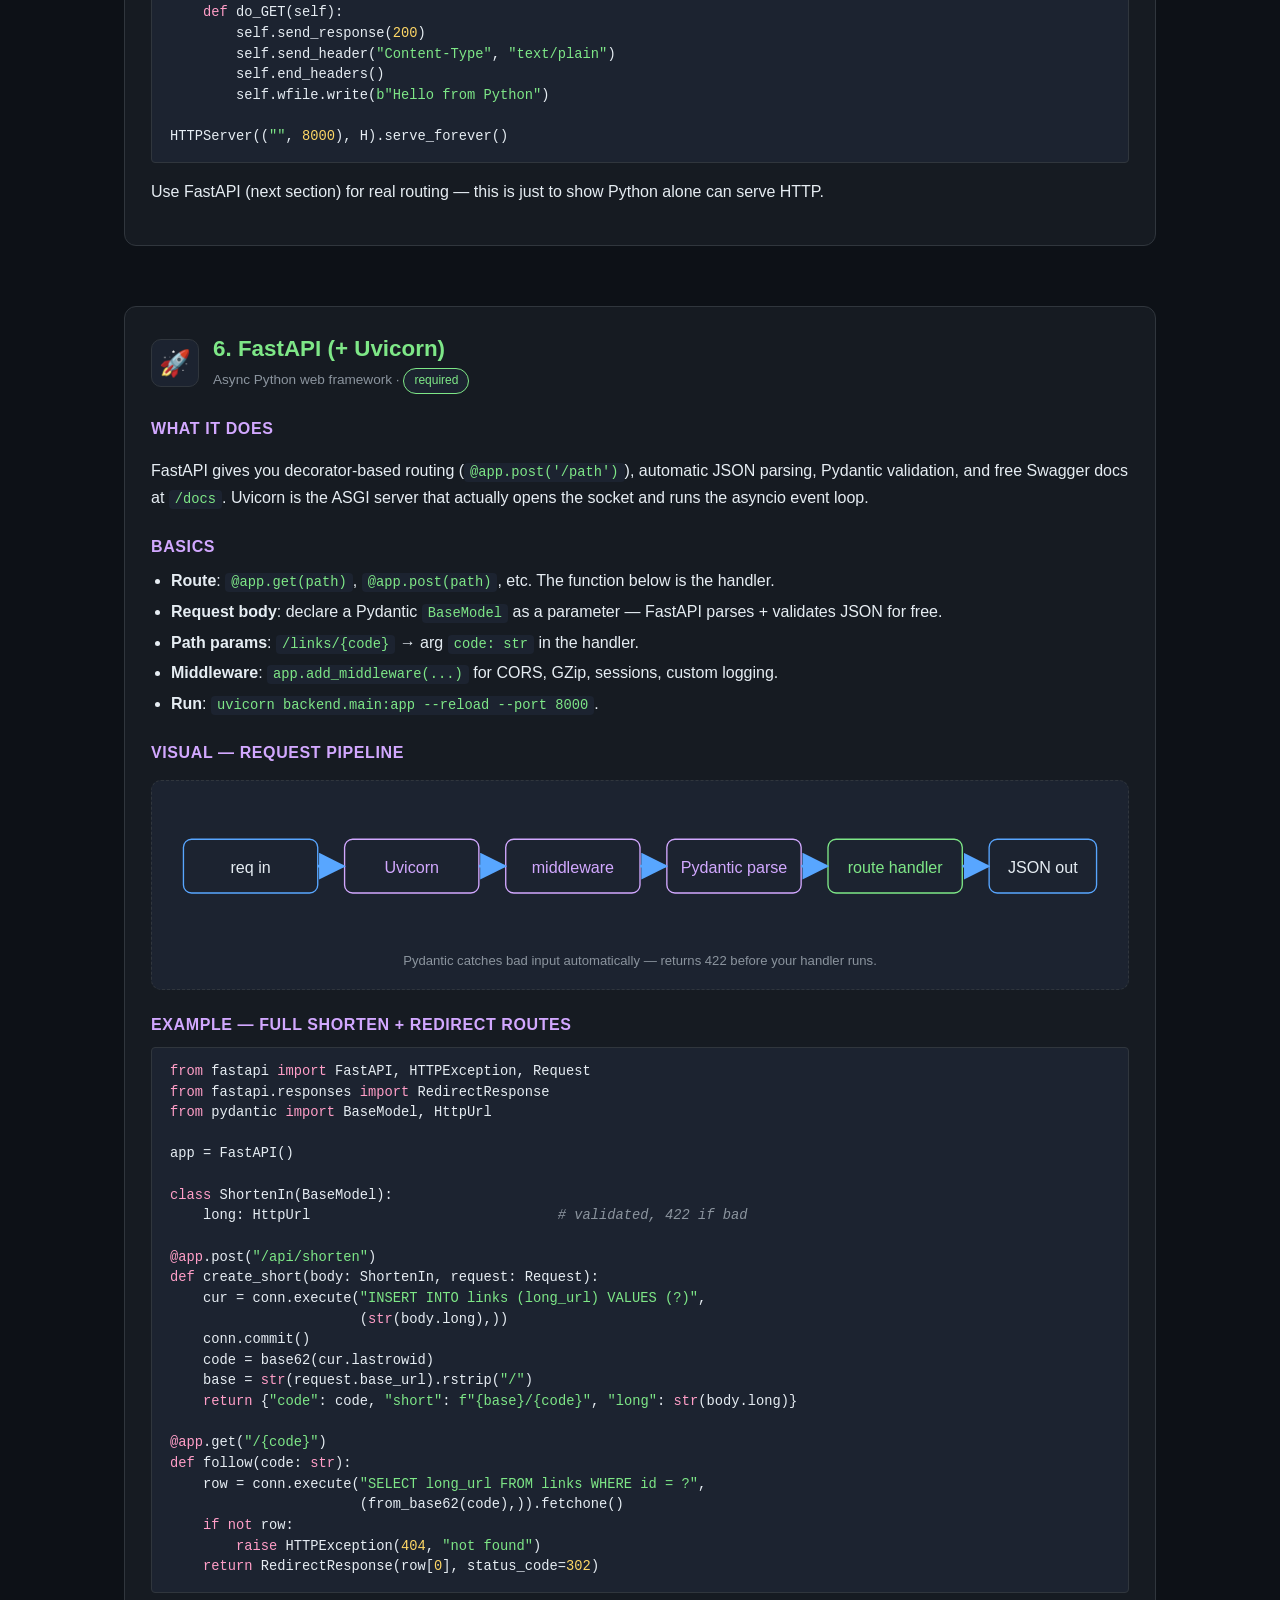
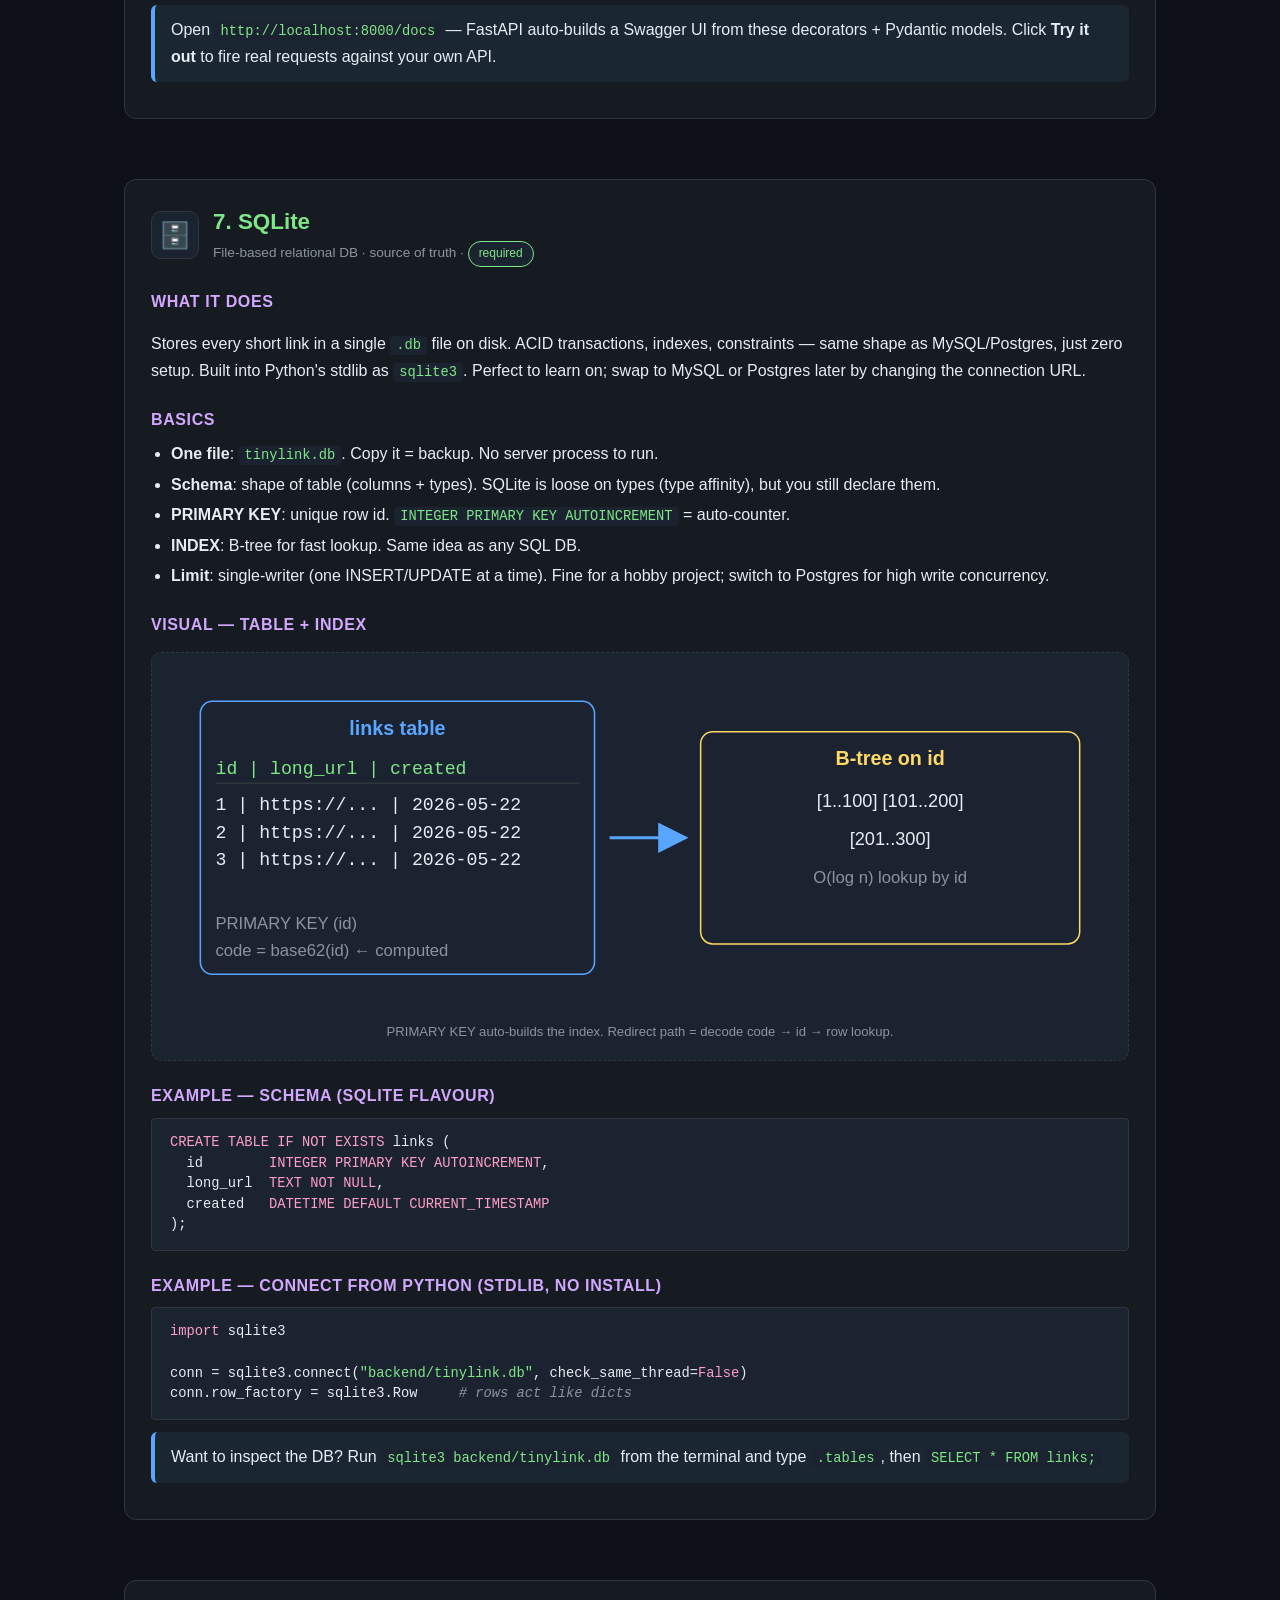
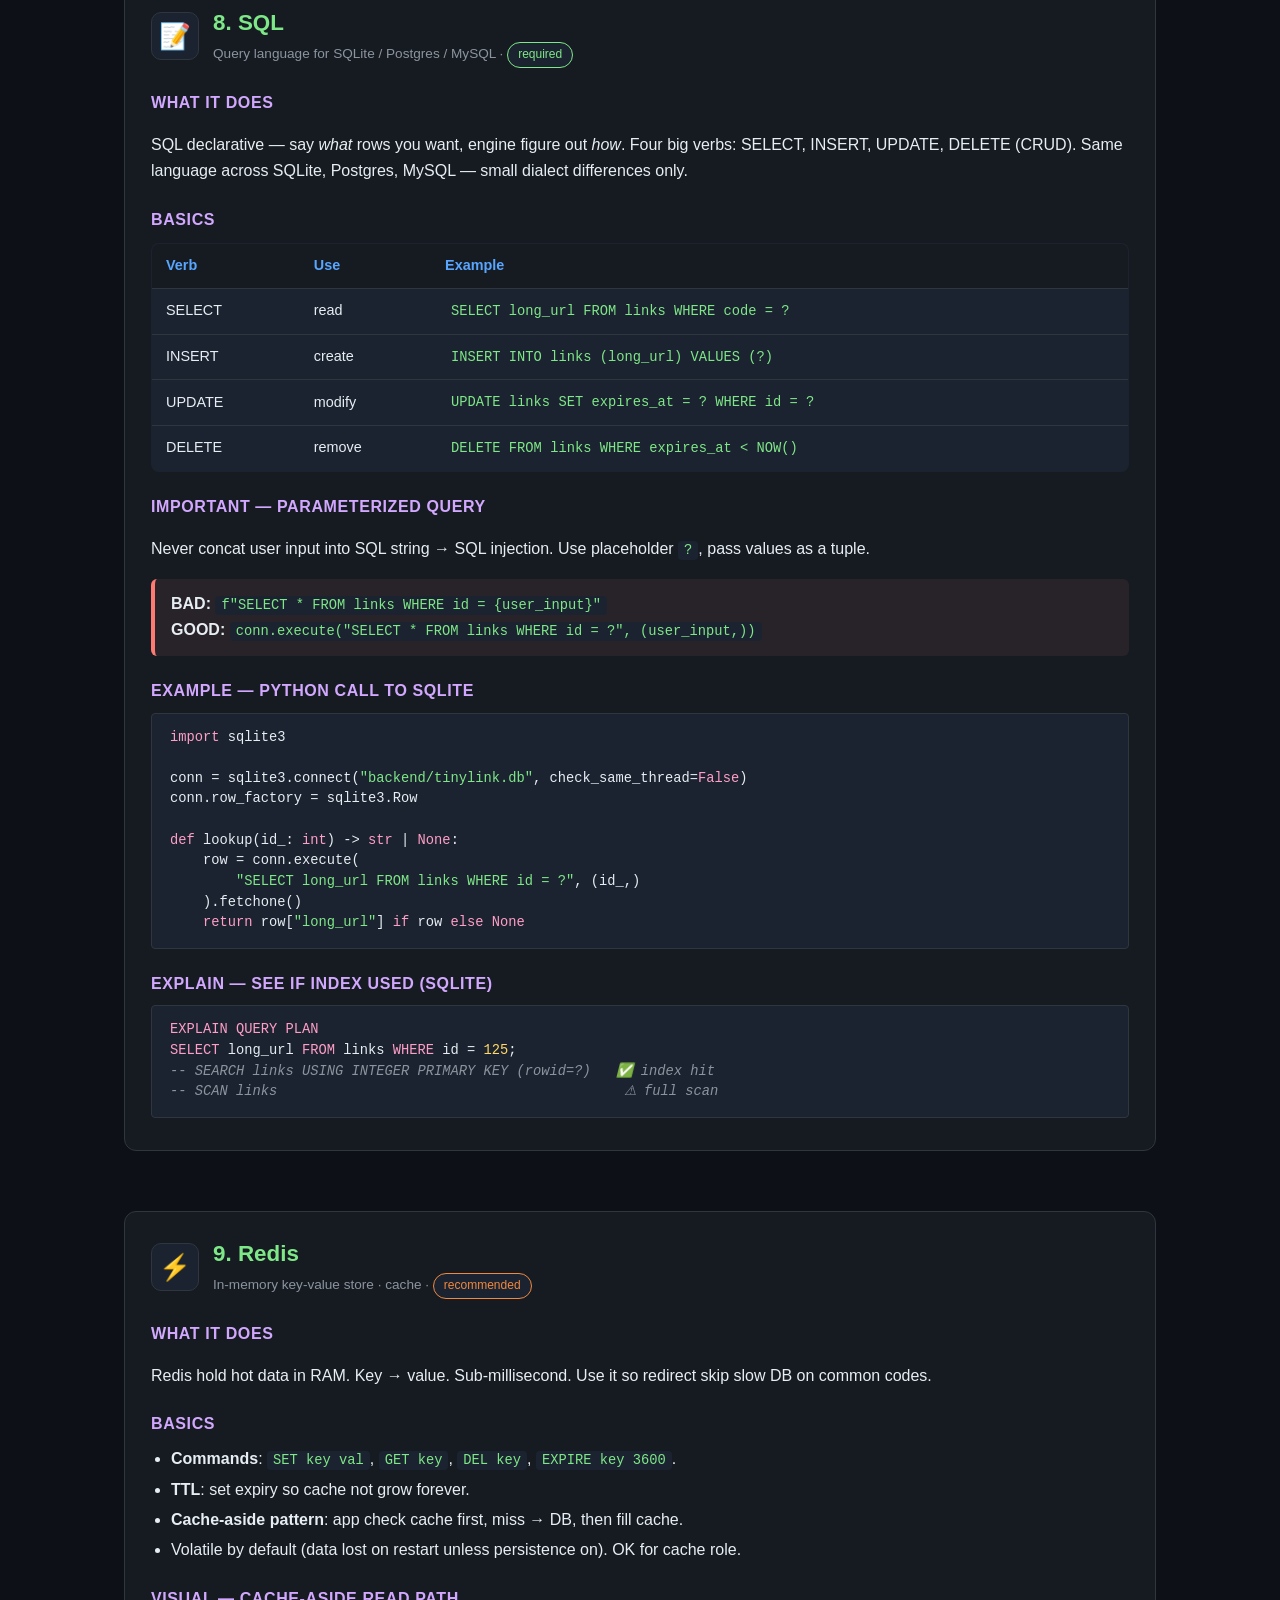
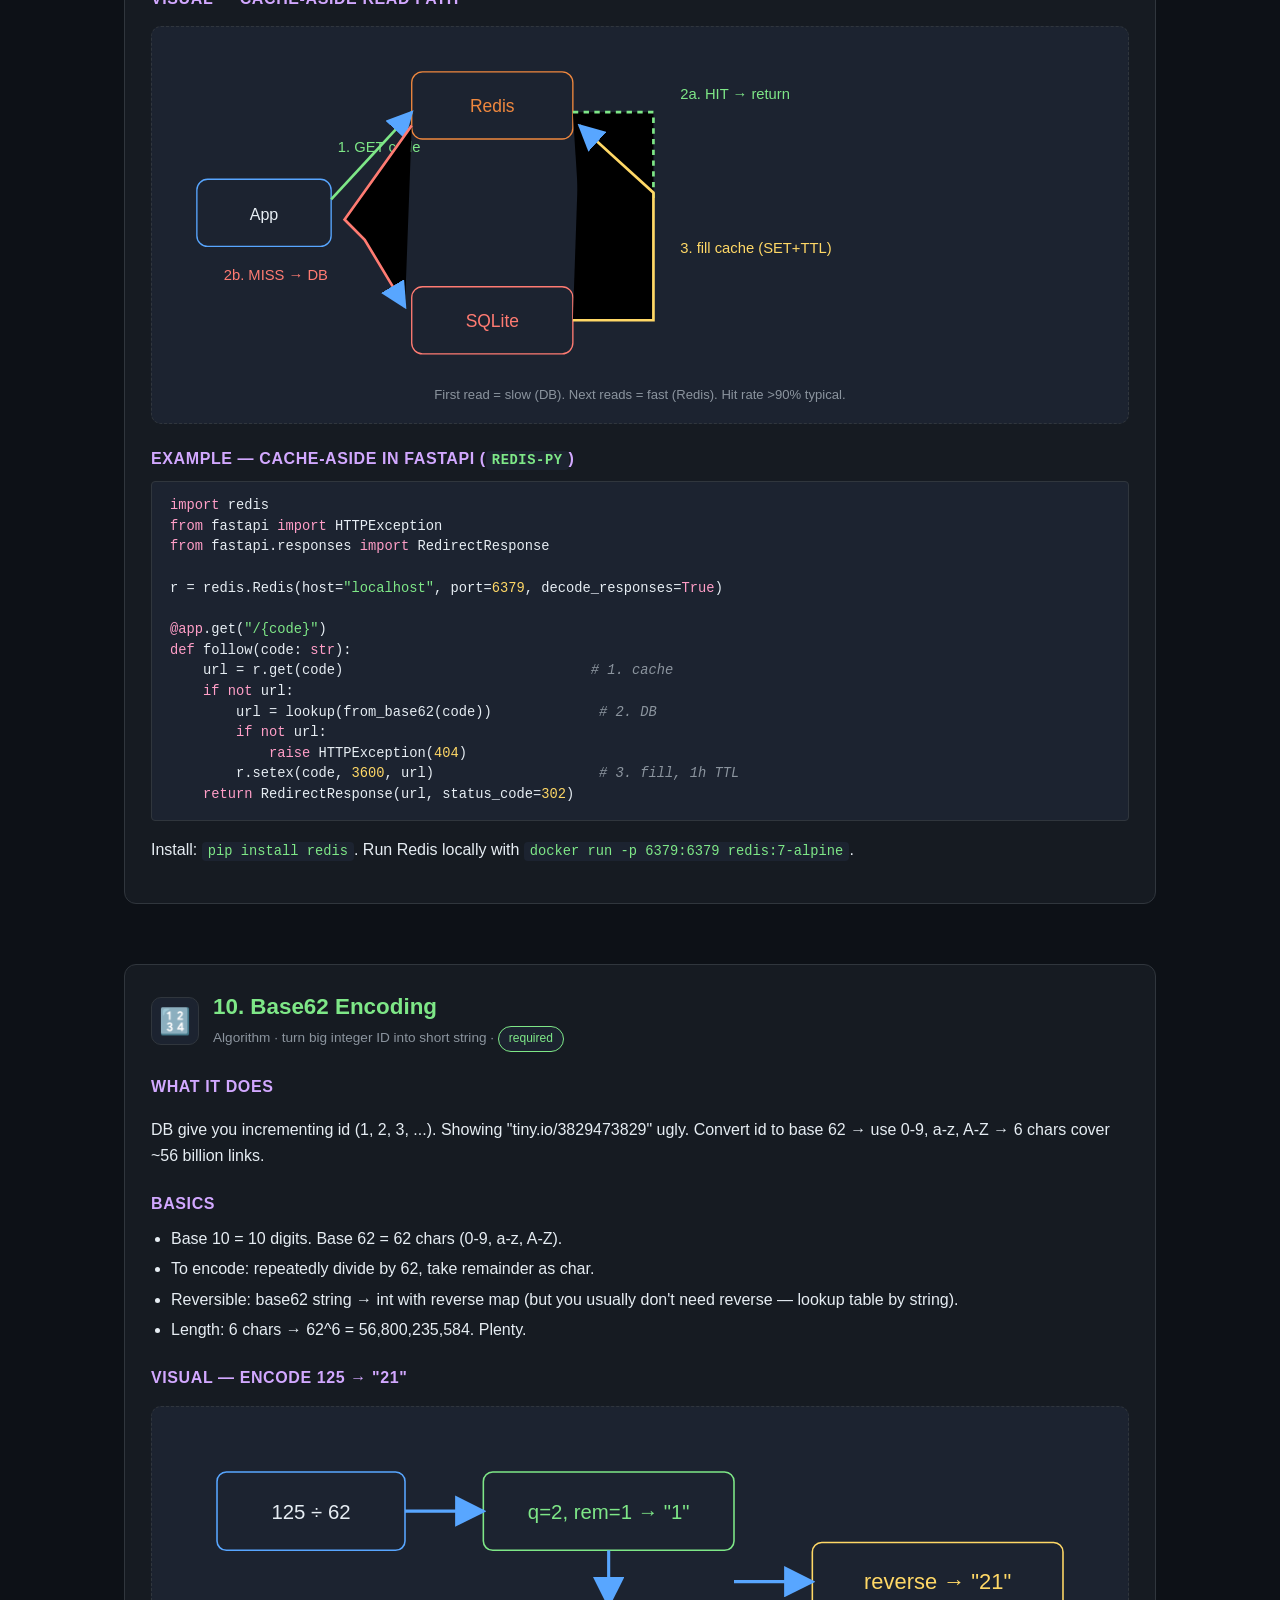
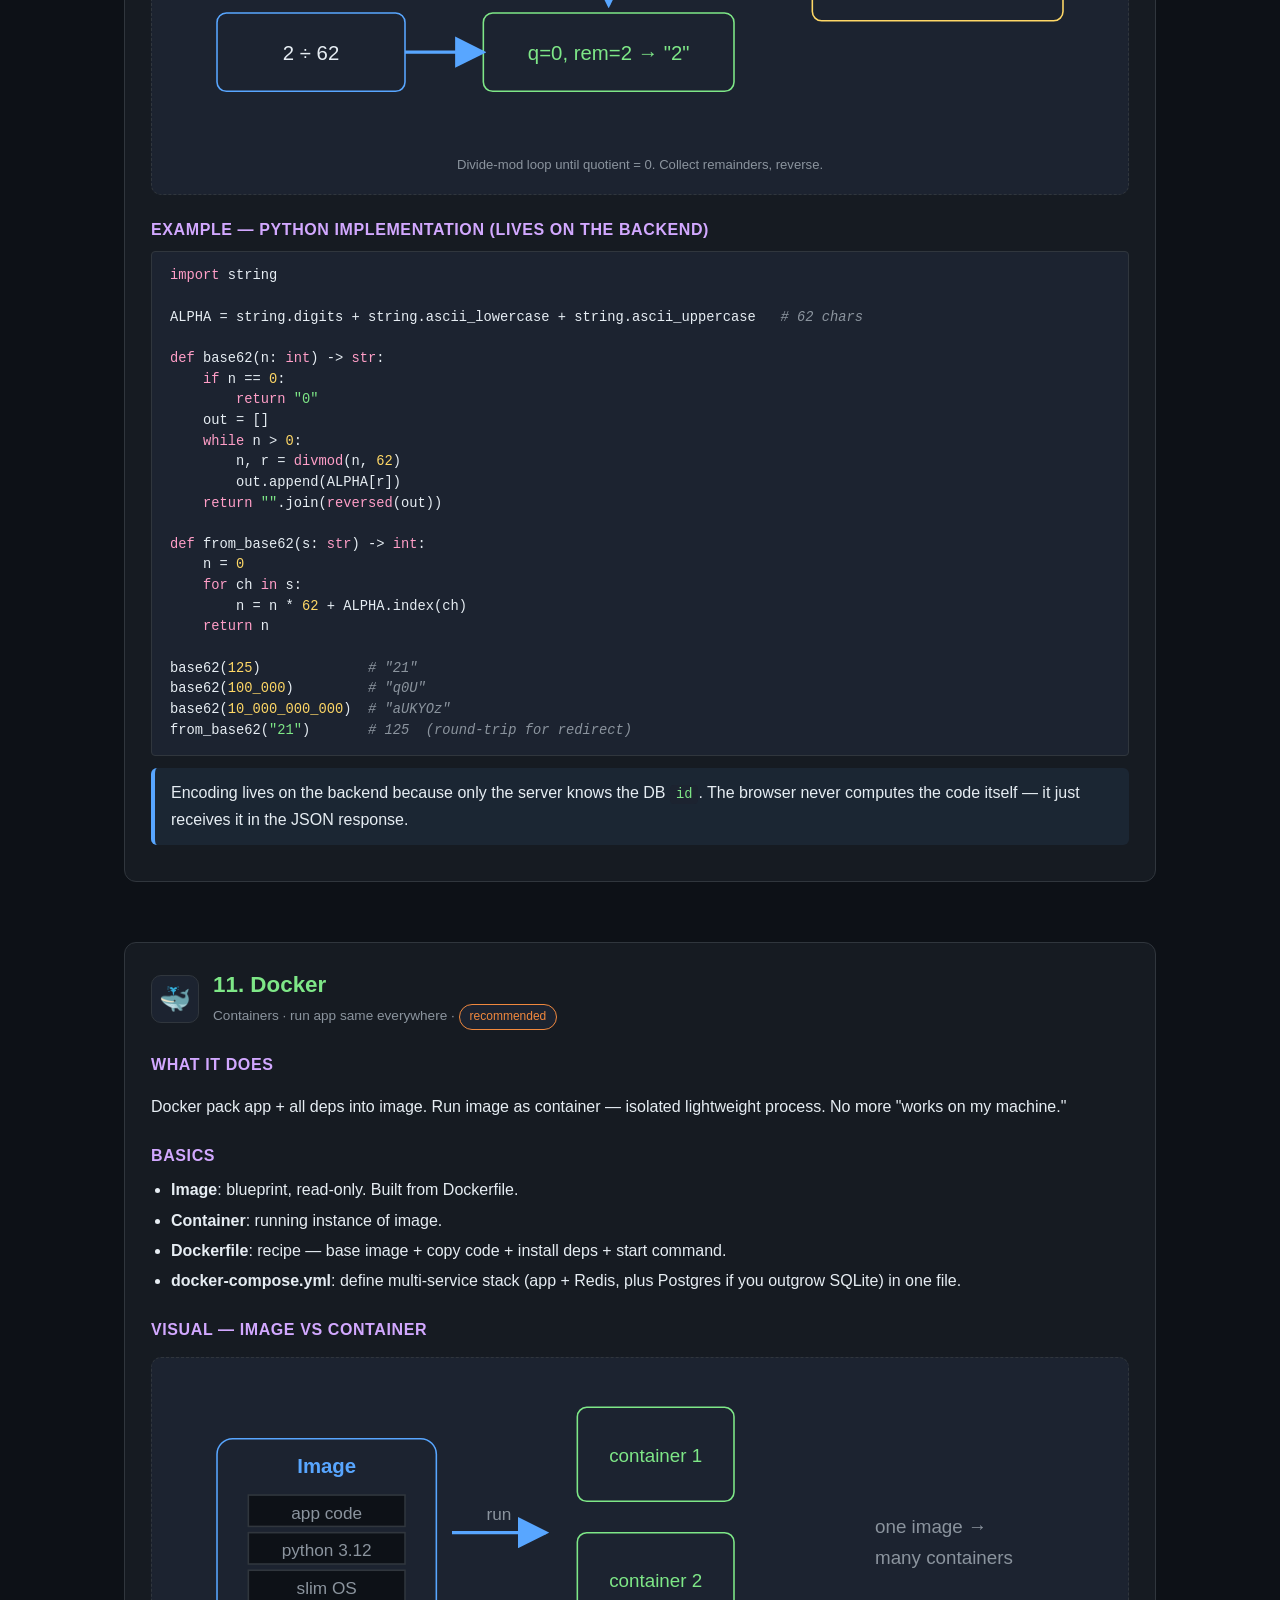
<file: project_TinyLink/url-shortener-tech-stack.html>
<!DOCTYPE html>
<html lang="en">
<head>
<meta charset="UTF-8" />
<meta name="viewport" content="width=device-width, initial-scale=1.0"/>
<title>URL Shortener — Tech Stack Deep Dive</title>
<style>
  :root{
    --bg:#0d1117; --panel:#161b22; --panel2:#1c2330; --border:#30363d;
    --text:#e6edf3; --muted:#8b949e; --accent:#58a6ff; --accent2:#7ee787;
    --warn:#f0883e; --danger:#ff7b72; --purple:#d2a8ff; --pink:#ff9ec7;
    --yellow:#ffd866;
  }
  *{box-sizing:border-box;}
  html{scroll-behavior:smooth;}
  body{
    margin:0;font-family:-apple-system,BlinkMacSystemFont,"Segoe UI",Roboto,sans-serif;
    background:var(--bg);color:var(--text);line-height:1.65;
  }
  header.hero{
    background:linear-gradient(135deg,#1f6feb 0%,#8957e5 50%,#db61a2 100%);
    padding:70px 24px;text-align:center;border-bottom:1px solid var(--border);
  }
  header.hero h1{margin:0;font-size:2.8rem;letter-spacing:0.5px;}
  header.hero p{margin:14px auto 0;font-size:1.1rem;opacity:0.92;max-width:720px;}
  header.hero .badges{margin-top:24px;display:flex;flex-wrap:wrap;gap:8px;justify-content:center;}
  header.hero .badge{
    background:rgba(0,0,0,0.35);padding:4px 12px;border-radius:999px;
    font-size:0.82rem;border:1px solid rgba(255,255,255,0.18);
  }

  nav.toc{
    position:sticky;top:0;background:rgba(13,17,23,0.96);backdrop-filter:blur(10px);
    border-bottom:1px solid var(--border);padding:10px 16px;z-index:100;
    display:flex;flex-wrap:wrap;gap:8px 14px;justify-content:center;
  }
  nav.toc a{
    color:var(--accent);text-decoration:none;font-size:0.86rem;padding:4px 10px;
    border-radius:6px;transition:background 0.15s;
  }
  nav.toc a:hover{background:var(--panel2);}

  main{max-width:1080px;margin:0 auto;padding:40px 24px;}

  section{margin-bottom:60px;}
  section > h2{
    font-size:1.9rem;margin:0 0 6px;color:var(--accent);
    border-bottom:2px solid var(--border);padding-bottom:10px;
  }
  section > p.lead{color:var(--muted);margin:0 0 24px;font-size:0.95rem;}

  /* Index grid */
  .index-grid{
    display:grid;grid-template-columns:repeat(auto-fill,minmax(220px,1fr));
    gap:12px;margin-top:20px;
  }
  .index-card{
    background:var(--panel);border:1px solid var(--border);border-radius:10px;
    padding:14px 16px;display:flex;align-items:center;gap:12px;
    text-decoration:none;color:var(--text);transition:transform 0.15s,border-color 0.15s;
  }
  .index-card:hover{transform:translateY(-2px);border-color:var(--accent);}
  .index-card .num{
    background:var(--accent);color:#000;font-weight:700;width:32px;height:32px;
    border-radius:8px;display:grid;place-items:center;flex-shrink:0;font-size:0.9rem;
  }
  .index-card .title{font-weight:600;font-size:0.95rem;}
  .index-card .sub{font-size:0.78rem;color:var(--muted);margin-top:2px;}

  /* Tech blocks */
  .tech{
    background:var(--panel);border:1px solid var(--border);border-radius:12px;
    padding:24px 26px;margin-bottom:32px;
  }
  .tech .tech-head{
    display:flex;align-items:center;gap:14px;margin-bottom:16px;flex-wrap:wrap;
  }
  .tech .tech-icon{
    width:48px;height:48px;border-radius:10px;display:grid;place-items:center;
    font-size:1.6rem;background:var(--panel2);border:1px solid var(--border);
  }
  .tech h3{margin:0;font-size:1.4rem;color:var(--accent2);}
  .tech .role{font-size:0.85rem;color:var(--muted);}
  .tech h4{
    color:var(--purple);font-size:1rem;margin:22px 0 8px;
    text-transform:uppercase;letter-spacing:0.6px;font-weight:600;
  }
  .tech ul{padding-left:20px;margin:6px 0;}
  .tech li{margin:4px 0;}

  code,pre{
    font-family:"SF Mono",Menlo,Consolas,monospace;background:var(--panel2);
    border-radius:4px;font-size:0.86rem;color:var(--accent2);
  }
  code{padding:2px 6px;}
  pre{
    padding:14px 18px;overflow-x:auto;border:1px solid var(--border);
    line-height:1.5;margin:8px 0;color:var(--text);
  }
  pre .kw{color:var(--pink);} pre .str{color:var(--accent2);}
  pre .com{color:var(--muted);font-style:italic;} pre .num{color:var(--yellow);}

  /* Visual / diagram boxes */
  .visual{
    background:var(--panel2);border:1px dashed var(--border);border-radius:10px;
    padding:18px;margin:14px 0;text-align:center;
  }
  .visual svg{max-width:100%;height:auto;}
  .caption{font-size:0.82rem;color:var(--muted);margin-top:8px;text-align:center;}

  /* Tables */
  table{
    width:100%;border-collapse:collapse;background:var(--panel2);
    border-radius:8px;overflow:hidden;border:1px solid var(--border);margin:10px 0;
    font-size:0.9rem;
  }
  th,td{padding:10px 14px;text-align:left;border-bottom:1px solid var(--border);}
  th{background:var(--panel);color:var(--accent);}
  tr:last-child td{border-bottom:none;}

  .pill{
    display:inline-block;padding:2px 10px;border-radius:999px;font-size:0.75rem;
    background:var(--panel2);border:1px solid var(--border);color:var(--muted);
  }
  .pill.req{color:var(--accent2);border-color:var(--accent2);}
  .pill.opt{color:var(--warn);border-color:var(--warn);}

  .callout{
    background:rgba(88,166,255,0.08);border-left:4px solid var(--accent);
    padding:12px 16px;border-radius:6px;margin:12px 0;
  }
  .callout.warn{background:rgba(240,136,62,0.08);border-color:var(--warn);}
  .callout.danger{background:rgba(255,123,114,0.08);border-color:var(--danger);}

  footer{text-align:center;padding:40px 24px;color:var(--muted);border-top:1px solid var(--border);}

  @media (max-width:600px){
    header.hero h1{font-size:1.9rem;}
    main{padding:24px 14px;}
    .tech{padding:18px;}
  }
</style>
</head>
<body>

<header class="hero">
  <h1>URL Shortener — Tech Stack Deep Dive</h1>
  <p>Every technology in the project, separated. Basics + code examples + visual diagrams for each one. Start with the index, jump anywhere.</p>
  <div class="badges">
    <span class="badge">HTML</span>
    <span class="badge">CSS</span>
    <span class="badge">JavaScript</span>
    <span class="badge">HTTP / REST</span>
    <span class="badge">Python</span>
    <span class="badge">FastAPI</span>
    <span class="badge">SQLite</span>
    <span class="badge">SQL</span>
    <span class="badge">Redis</span>
    <span class="badge">Base62</span>
    <span class="badge">Docker</span>
    <span class="badge">Git</span>
    <span class="badge">Nginx</span>
    <span class="badge">Testing</span>
  </div>
</header>

<nav class="toc">
  <a href="#index">Index</a>
  <a href="#stack-map">Stack Map</a>
  <a href="#html">HTML</a>
  <a href="#css">CSS</a>
  <a href="#js">JavaScript</a>
  <a href="#http">HTTP/REST</a>
  <a href="#python">Python</a>
  <a href="#fastapi">FastAPI</a>
  <a href="#sqlite">SQLite</a>
  <a href="#sql">SQL</a>
  <a href="#redis">Redis</a>
  <a href="#base62">Base62</a>
  <a href="#docker">Docker</a>
  <a href="#git">Git</a>
  <a href="#nginx">Nginx</a>
  <a href="#testing">Testing</a>
</nav>

<main>

<!-- ============ INDEX ============ -->
<section id="index">
  <h2>📑 Index — All Technologies</h2>
  <p class="lead">14 technologies. Each one own section. Click card jump to it. Order match build sequence (frontend → backend → DB → infra).</p>

  <div class="index-grid">
    <a href="#stack-map" class="index-card"><span class="num">0</span><div><div class="title">Stack Map</div><div class="sub">Big picture diagram</div></div></a>
    <a href="#html" class="index-card"><span class="num">1</span><div><div class="title">HTML</div><div class="sub">Page structure</div></div></a>
    <a href="#css" class="index-card"><span class="num">2</span><div><div class="title">CSS</div><div class="sub">Styling + layout</div></div></a>
    <a href="#js" class="index-card"><span class="num">3</span><div><div class="title">JavaScript</div><div class="sub">Browser logic + fetch</div></div></a>
    <a href="#http" class="index-card"><span class="num">4</span><div><div class="title">HTTP / REST</div><div class="sub">Protocol + API design</div></div></a>
    <a href="#python" class="index-card"><span class="num">5</span><div><div class="title">Python</div><div class="sub">Server-side language</div></div></a>
    <a href="#fastapi" class="index-card"><span class="num">6</span><div><div class="title">FastAPI</div><div class="sub">Web framework + Uvicorn</div></div></a>
    <a href="#sqlite" class="index-card"><span class="num">7</span><div><div class="title">SQLite</div><div class="sub">File-based database</div></div></a>
    <a href="#sql" class="index-card"><span class="num">8</span><div><div class="title">SQL</div><div class="sub">Query language</div></div></a>
    <a href="#redis" class="index-card"><span class="num">9</span><div><div class="title">Redis</div><div class="sub">In-memory cache</div></div></a>
    <a href="#base62" class="index-card"><span class="num">10</span><div><div class="title">Base62</div><div class="sub">Short-code algorithm</div></div></a>
    <a href="#docker" class="index-card"><span class="num">11</span><div><div class="title">Docker</div><div class="sub">Containers</div></div></a>
    <a href="#git" class="index-card"><span class="num">12</span><div><div class="title">Git + GitHub</div><div class="sub">Version control</div></div></a>
    <a href="#nginx" class="index-card"><span class="num">13</span><div><div class="title">Nginx</div><div class="sub">Reverse proxy</div></div></a>
    <a href="#testing" class="index-card"><span class="num">14</span><div><div class="title">Testing &amp; Load</div><div class="sub">Jest + k6</div></div></a>
  </div>
</section>

<!-- ============ STACK MAP ============ -->
<section id="stack-map">
  <h2>🗺️ Stack Map — How Pieces Talk</h2>
  <p class="lead">One full request walk. User type long URL → see short URL. Then click short URL → land on long URL. Every box = one tech in this guide.</p>

  <div class="visual">
    <svg viewBox="0 0 900 360" xmlns="http://www.w3.org/2000/svg">
      <defs>
        <marker id="arr" markerWidth="10" markerHeight="10" refX="9" refY="5" orient="auto">
          <polygon points="0 0, 10 5, 0 10" fill="#58a6ff"/>
        </marker>
      </defs>
      <!-- Browser -->
      <rect x="20" y="140" width="140" height="80" rx="10" fill="#1c2330" stroke="#58a6ff"/>
      <text x="90" y="170" text-anchor="middle" fill="#e6edf3" font-size="14" font-weight="bold">Browser</text>
      <text x="90" y="190" text-anchor="middle" fill="#8b949e" font-size="11">HTML+CSS+JS</text>
      <text x="90" y="206" text-anchor="middle" fill="#8b949e" font-size="11">fetch()</text>

      <!-- Nginx -->
      <rect x="200" y="140" width="120" height="80" rx="10" fill="#1c2330" stroke="#d2a8ff"/>
      <text x="260" y="170" text-anchor="middle" fill="#e6edf3" font-size="14" font-weight="bold">Nginx</text>
      <text x="260" y="190" text-anchor="middle" fill="#8b949e" font-size="11">reverse proxy</text>
      <text x="260" y="206" text-anchor="middle" fill="#8b949e" font-size="11">port 80/443</text>

      <!-- FastAPI -->
      <rect x="360" y="140" width="140" height="80" rx="10" fill="#1c2330" stroke="#7ee787"/>
      <text x="430" y="170" text-anchor="middle" fill="#e6edf3" font-size="14" font-weight="bold">Python + FastAPI</text>
      <text x="430" y="190" text-anchor="middle" fill="#8b949e" font-size="11">REST API (Uvicorn)</text>
      <text x="430" y="206" text-anchor="middle" fill="#8b949e" font-size="11">port 8000</text>

      <!-- Redis -->
      <rect x="560" y="40" width="120" height="80" rx="10" fill="#1c2330" stroke="#f0883e"/>
      <text x="620" y="70" text-anchor="middle" fill="#e6edf3" font-size="14" font-weight="bold">Redis</text>
      <text x="620" y="90" text-anchor="middle" fill="#8b949e" font-size="11">cache (optional)</text>
      <text x="620" y="106" text-anchor="middle" fill="#8b949e" font-size="11">~0.5 ms</text>

      <!-- SQLite -->
      <rect x="560" y="240" width="120" height="80" rx="10" fill="#1c2330" stroke="#ff7b72"/>
      <text x="620" y="270" text-anchor="middle" fill="#e6edf3" font-size="14" font-weight="bold">SQLite</text>
      <text x="620" y="290" text-anchor="middle" fill="#8b949e" font-size="11">source of truth</text>
      <text x="620" y="306" text-anchor="middle" fill="#8b949e" font-size="11">tinylink.db file</text>

      <!-- Base62 cloud -->
      <ellipse cx="780" cy="180" rx="80" ry="40" fill="#1c2330" stroke="#ffd866"/>
      <text x="780" y="178" text-anchor="middle" fill="#e6edf3" font-size="13" font-weight="bold">Base62</text>
      <text x="780" y="196" text-anchor="middle" fill="#8b949e" font-size="11">encode id</text>

      <!-- arrows -->
      <line x1="160" y1="180" x2="195" y2="180" stroke="#58a6ff" stroke-width="2" marker-end="url(#arr)"/>
      <line x1="320" y1="180" x2="355" y2="180" stroke="#58a6ff" stroke-width="2" marker-end="url(#arr)"/>
      <line x1="500" y1="160" x2="555" y2="100" stroke="#58a6ff" stroke-width="2" marker-end="url(#arr)"/>
      <line x1="500" y1="200" x2="555" y2="260" stroke="#58a6ff" stroke-width="2" marker-end="url(#arr)"/>
      <line x1="500" y1="180" x2="695" y2="180" stroke="#58a6ff" stroke-width="2" stroke-dasharray="4 4" marker-end="url(#arr)"/>

      <text x="450" y="135" fill="#8b949e" font-size="11">HTTP</text>
      <text x="520" y="130" fill="#8b949e" font-size="11">GET cache</text>
      <text x="520" y="240" fill="#8b949e" font-size="11">SELECT row</text>
    </svg>
    <div class="caption">Solid arrows = data path. Dashed = code call. Cache before DB always.</div>
  </div>
</section>

<!-- ============ HTML ============ -->
<section id="html">
  <div class="tech">
    <div class="tech-head">
      <div class="tech-icon">📄</div>
      <div>
        <h3>1. HTML</h3>
        <div class="role">HyperText Markup Language · skeleton of page · <span class="pill req">required</span></div>
      </div>
    </div>

    <h4>What it does</h4>
    <p>HTML tag tell browser "this part is heading, this part is form, this part is button." No style, no logic. Just structure.</p>

    <h4>Basics</h4>
    <ul>
      <li><code>&lt;tag&gt;content&lt;/tag&gt;</code> — element with open + close.</li>
      <li>Self-closing: <code>&lt;input /&gt;</code>, <code>&lt;img /&gt;</code>, <code>&lt;br /&gt;</code>.</li>
      <li>Attributes give extra info: <code>&lt;a href="/x"&gt;</code>, <code>&lt;input type="url"&gt;</code>.</li>
      <li>Tree structure — every page is nested tags (DOM tree).</li>
    </ul>

    <h4>Visual — DOM tree</h4>
    <div class="visual">
      <svg viewBox="0 0 600 240" xmlns="http://www.w3.org/2000/svg">
        <rect x="240" y="10" width="120" height="36" rx="6" fill="#1f6feb"/>
        <text x="300" y="33" text-anchor="middle" fill="#fff" font-size="13">&lt;html&gt;</text>

        <rect x="120" y="80" width="120" height="36" rx="6" fill="#8957e5"/>
        <text x="180" y="103" text-anchor="middle" fill="#fff" font-size="13">&lt;head&gt;</text>

        <rect x="360" y="80" width="120" height="36" rx="6" fill="#8957e5"/>
        <text x="420" y="103" text-anchor="middle" fill="#fff" font-size="13">&lt;body&gt;</text>

        <rect x="280" y="160" width="80" height="36" rx="6" fill="#7ee787"/>
        <text x="320" y="183" text-anchor="middle" fill="#000" font-size="12">&lt;form&gt;</text>

        <rect x="380" y="160" width="80" height="36" rx="6" fill="#7ee787"/>
        <text x="420" y="183" text-anchor="middle" fill="#000" font-size="12">&lt;input&gt;</text>

        <rect x="480" y="160" width="80" height="36" rx="6" fill="#7ee787"/>
        <text x="520" y="183" text-anchor="middle" fill="#000" font-size="12">&lt;button&gt;</text>

        <line x1="300" y1="46" x2="180" y2="80" stroke="#58a6ff" stroke-width="2"/>
        <line x1="300" y1="46" x2="420" y2="80" stroke="#58a6ff" stroke-width="2"/>
        <line x1="420" y1="116" x2="320" y2="160" stroke="#58a6ff" stroke-width="2"/>
        <line x1="420" y1="116" x2="420" y2="160" stroke="#58a6ff" stroke-width="2"/>
        <line x1="420" y1="116" x2="520" y2="160" stroke="#58a6ff" stroke-width="2"/>
      </svg>
      <div class="caption">Every HTML doc = tree. JS later walk this tree.</div>
    </div>

    <h4>Example — URL shortener form</h4>
<pre><span class="kw">&lt;!DOCTYPE html&gt;</span>
&lt;<span class="kw">html</span>&gt;
  &lt;<span class="kw">head</span>&gt;&lt;<span class="kw">title</span>&gt;Shorten&lt;/<span class="kw">title</span>&gt;&lt;/<span class="kw">head</span>&gt;
  &lt;<span class="kw">body</span>&gt;
    &lt;<span class="kw">h1</span>&gt;URL Shortener&lt;/<span class="kw">h1</span>&gt;
    &lt;<span class="kw">form</span> id=<span class="str">"f"</span>&gt;
      &lt;<span class="kw">input</span> type=<span class="str">"url"</span> name=<span class="str">"long"</span> required /&gt;
      &lt;<span class="kw">button</span>&gt;Shorten&lt;/<span class="kw">button</span>&gt;
    &lt;/<span class="kw">form</span>&gt;
    &lt;<span class="kw">p</span> id=<span class="str">"out"</span>&gt;&lt;/<span class="kw">p</span>&gt;
  &lt;/<span class="kw">body</span>&gt;
&lt;/<span class="kw">html</span>&gt;</pre>
  </div>
</section>

<!-- ============ CSS ============ -->
<section id="css">
  <div class="tech">
    <div class="tech-head">
      <div class="tech-icon">🎨</div>
      <div>
        <h3>2. CSS</h3>
        <div class="role">Cascading Style Sheets · look + layout · <span class="pill req">required</span></div>
      </div>
    </div>

    <h4>What it does</h4>
    <p>CSS rule say "this element look like this." Color, spacing, font, position. Selector + property + value.</p>

    <h4>Basics</h4>
    <ul>
      <li><b>Selector</b>: <code>h1</code>, <code>.card</code> (class), <code>#out</code> (id).</li>
      <li><b>Box model</b>: every element = content + padding + border + margin.</li>
      <li><b>Layout</b>: <code>display:flex</code> or <code>display:grid</code> for arrangement.</li>
      <li><b>Cascade</b>: later rule + higher specificity win.</li>
    </ul>

    <h4>Visual — Box model</h4>
    <div class="visual">
      <svg viewBox="0 0 500 220" xmlns="http://www.w3.org/2000/svg">
        <rect x="20" y="20" width="460" height="180" fill="#3b2a1f" stroke="#f0883e" stroke-dasharray="4"/>
        <text x="30" y="38" fill="#f0883e" font-size="12">margin</text>

        <rect x="70" y="50" width="360" height="120" fill="#2a1f3b" stroke="#d2a8ff"/>
        <text x="80" y="68" fill="#d2a8ff" font-size="12">border</text>

        <rect x="100" y="78" width="300" height="70" fill="#1f3b2a" stroke="#7ee787"/>
        <text x="110" y="96" fill="#7ee787" font-size="12">padding</text>

        <rect x="170" y="100" width="160" height="28" fill="#1f6feb" stroke="#58a6ff"/>
        <text x="250" y="119" text-anchor="middle" fill="#fff" font-size="13">content</text>
      </svg>
      <div class="caption">Outer → inner: margin (outside space), border, padding (inside space), content.</div>
    </div>

    <h4>Example — style the form</h4>
<pre><span class="kw">body</span> { font-family: sans-serif; background: <span class="num">#0d1117</span>; color: white; }
<span class="kw">form</span>  { display: flex; gap: <span class="num">8px</span>; max-width: <span class="num">500px</span>; }
<span class="kw">input</span> { flex: <span class="num">1</span>; padding: <span class="num">10px</span>; border-radius: <span class="num">6px</span>; }
<span class="kw">button</span>{ background: <span class="num">#58a6ff</span>; color: <span class="num">#000</span>; cursor: pointer; }</pre>
  </div>
</section>

<!-- ============ JS ============ -->
<section id="js">
  <div class="tech">
    <div class="tech-head">
      <div class="tech-icon">⚡</div>
      <div>
        <h3>3. JavaScript (Browser)</h3>
        <div class="role">Client-side logic · DOM + fetch · <span class="pill req">required</span></div>
      </div>
    </div>

    <h4>What it does</h4>
    <p>JS run inside browser. Listen click, read input value, call API with <code>fetch</code>, update DOM with result.</p>

    <h4>Basics</h4>
    <ul>
      <li><b>Variables</b>: <code>let x = 5;</code> <code>const y = "hi";</code></li>
      <li><b>Function</b>: <code>function add(a,b){ return a+b; }</code> or arrow <code>(a,b) =&gt; a+b</code>.</li>
      <li><b>DOM</b>: <code>document.querySelector('#out')</code> grab element. <code>.textContent = "x"</code> set text.</li>
      <li><b>Async</b>: <code>await fetch(url)</code> wait for network. Need <code>async</code> on function.</li>
      <li><b>Event</b>: <code>el.addEventListener('click', fn)</code> run fn when click.</li>
    </ul>

    <h4>Visual — Event loop (why async matter)</h4>
    <div class="visual">
      <svg viewBox="0 0 600 220" xmlns="http://www.w3.org/2000/svg">
        <circle cx="120" cy="110" r="70" fill="none" stroke="#58a6ff" stroke-width="2"/>
        <text x="120" y="105" text-anchor="middle" fill="#e6edf3" font-size="13">Call</text>
        <text x="120" y="122" text-anchor="middle" fill="#e6edf3" font-size="13">Stack</text>

        <rect x="240" y="60" width="140" height="100" rx="10" fill="#1c2330" stroke="#7ee787"/>
        <text x="310" y="92" text-anchor="middle" fill="#7ee787" font-size="13">Web APIs</text>
        <text x="310" y="112" text-anchor="middle" fill="#8b949e" font-size="11">fetch, setTimeout</text>
        <text x="310" y="130" text-anchor="middle" fill="#8b949e" font-size="11">DOM events</text>

        <rect x="430" y="60" width="140" height="100" rx="10" fill="#1c2330" stroke="#f0883e"/>
        <text x="500" y="92" text-anchor="middle" fill="#f0883e" font-size="13">Task Queue</text>
        <text x="500" y="112" text-anchor="middle" fill="#8b949e" font-size="11">callbacks waiting</text>

        <path d="M 190 110 Q 215 110 240 110" stroke="#58a6ff" fill="none" stroke-width="2" marker-end="url(#arr)"/>
        <path d="M 380 110 Q 405 110 430 110" stroke="#58a6ff" fill="none" stroke-width="2" marker-end="url(#arr)"/>
        <path d="M 500 160 Q 300 220 150 180" stroke="#d2a8ff" fill="none" stroke-width="2" marker-end="url(#arr)"/>
        <text x="320" y="210" fill="#d2a8ff" font-size="11">event loop pumps back</text>
      </svg>
      <div class="caption">JS single thread. Slow stuff (fetch) parked in Web APIs, callback fires later via queue.</div>
    </div>

    <h4>Example — submit form, call API</h4>
<pre><span class="kw">const</span> form = document.querySelector(<span class="str">'#f'</span>);
<span class="kw">const</span> out  = document.querySelector(<span class="str">'#out'</span>);

form.addEventListener(<span class="str">'submit'</span>, <span class="kw">async</span> (e) =&gt; {
  e.preventDefault();
  <span class="kw">const</span> long = <span class="kw">new</span> FormData(form).get(<span class="str">'long'</span>);

  <span class="kw">const</span> res = <span class="kw">await</span> fetch(<span class="str">'/api/shorten'</span>, {
    method: <span class="str">'POST'</span>,
    headers: { <span class="str">'Content-Type'</span>: <span class="str">'application/json'</span> },
    body: JSON.stringify({ long: long })   <span class="com">// FastAPI expects { long: "..." }</span>
  });
  <span class="kw">const</span> data = <span class="kw">await</span> res.json();
  out.textContent = <span class="str">'Short: '</span> + data.short;
});</pre>
  </div>
</section>

<!-- ============ HTTP ============ -->
<section id="http">
  <div class="tech">
    <div class="tech-head">
      <div class="tech-icon">🌐</div>
      <div>
        <h3>4. HTTP / REST</h3>
        <div class="role">Protocol + API style · <span class="pill req">required</span></div>
      </div>
    </div>

    <h4>What it does</h4>
    <p>HTTP = rule for talk between client + server. Request has method + path + headers + body. Response has status + headers + body. REST = convention "URL = resource, method = verb."</p>

    <h4>Basics — methods</h4>
    <table>
      <tr><th>Method</th><th>Meaning</th><th>Example in project</th></tr>
      <tr><td><code>GET</code></td><td>read</td><td><code>GET /abc123</code> → redirect</td></tr>
      <tr><td><code>POST</code></td><td>create</td><td><code>POST /api/shorten</code> → make code</td></tr>
      <tr><td><code>PUT</code></td><td>replace</td><td>(optional) update target</td></tr>
      <tr><td><code>DELETE</code></td><td>remove</td><td>(optional) kill short link</td></tr>
    </table>

    <h4>Basics — status codes</h4>
    <table>
      <tr><th>Code</th><th>Meaning</th><th>When</th></tr>
      <tr><td>200</td><td>OK</td><td>success</td></tr>
      <tr><td>201</td><td>Created</td><td>after POST /shorten</td></tr>
      <tr><td>301/302</td><td>Redirect</td><td>short → long URL</td></tr>
      <tr><td>400</td><td>Bad request</td><td>invalid URL sent</td></tr>
      <tr><td>404</td><td>Not found</td><td>short code unknown</td></tr>
      <tr><td>500</td><td>Server error</td><td>code crashed</td></tr>
    </table>

    <h4>Visual — request/response anatomy</h4>
    <div class="visual">
      <svg viewBox="0 0 620 200" xmlns="http://www.w3.org/2000/svg">
        <rect x="20" y="20" width="270" height="160" rx="8" fill="#1c2330" stroke="#58a6ff"/>
        <text x="155" y="42" text-anchor="middle" fill="#58a6ff" font-size="14" font-weight="bold">REQUEST</text>
        <text x="35" y="68" fill="#7ee787" font-size="12" font-family="monospace">POST /api/shorten HTTP/1.1</text>
        <text x="35" y="88" fill="#8b949e" font-size="12" font-family="monospace">Host: localhost:8000</text>
        <text x="35" y="106" fill="#8b949e" font-size="12" font-family="monospace">Content-Type: application/json</text>
        <text x="35" y="130" fill="#ffd866" font-size="12" font-family="monospace">{ "long": "https://..." }</text>

        <path d="M 295 100 L 325 100" stroke="#58a6ff" stroke-width="2" marker-end="url(#arr)"/>

        <rect x="330" y="20" width="270" height="160" rx="8" fill="#1c2330" stroke="#7ee787"/>
        <text x="465" y="42" text-anchor="middle" fill="#7ee787" font-size="14" font-weight="bold">RESPONSE</text>
        <text x="345" y="68" fill="#7ee787" font-size="12" font-family="monospace">HTTP/1.1 200 OK</text>
        <text x="345" y="88" fill="#8b949e" font-size="12" font-family="monospace">Content-Type: application/json</text>
        <text x="345" y="130" fill="#ffd866" font-size="12" font-family="monospace">{ "code": "2k", "short": "...", "long": "..." }</text>
      </svg>
    </div>

    <h4>REST endpoint design</h4>
<pre><span class="com"># resource = link</span>
POST   /api/shorten        <span class="com"># create</span>
GET    /api/links/:code    <span class="com"># read meta</span>
GET    /:code              <span class="com"># redirect (302)</span>
DELETE /api/links/:code    <span class="com"># remove</span></pre>
  </div>
</section>

<!-- ============ Python ============ -->
<section id="python">
  <div class="tech">
    <div class="tech-head">
      <div class="tech-icon">🐍</div>
      <div>
        <h3>5. Python</h3>
        <div class="role">Server-side language · runs FastAPI · <span class="pill req">required</span></div>
      </div>
    </div>

    <h4>What it does</h4>
    <p>Python interpreter run your code on the server. Reads files, listens on ports, talks to DB. Big standard library (sqlite3, json, string, datetime — all built in, no install). Massive ecosystem on PyPI for the rest.</p>

    <h4>Basics</h4>
    <ul>
      <li><b>Virtual env</b>: <code>python3 -m venv .venv</code> → <code>source .venv/bin/activate</code>. Isolates project deps from system Python.</li>
      <li><b>pip</b>: package manager. <code>pip install fastapi uvicorn[standard]</code>.</li>
      <li><b>requirements.txt</b>: pinned dep list. <code>pip freeze &gt; requirements.txt</code>.</li>
      <li><b>Type hints</b>: <code>def add(a: int, b: int) -&gt; int:</code> — optional, but FastAPI / Pydantic use them for validation.</li>
      <li><b>async / await</b>: <code>async def</code> + <code>await</code> for non-blocking I/O. Uvicorn runs the event loop.</li>
    </ul>

    <h4>Visual — Python runtime</h4>
    <div class="visual">
      <svg viewBox="0 0 620 220" xmlns="http://www.w3.org/2000/svg">
        <rect x="40" y="80" width="120" height="60" rx="8" fill="#1c2330" stroke="#7ee787"/>
        <text x="100" y="105" text-anchor="middle" fill="#7ee787" font-size="13">your .py</text>
        <text x="100" y="125" text-anchor="middle" fill="#8b949e" font-size="11">FastAPI app</text>

        <rect x="220" y="80" width="160" height="60" rx="8" fill="#1c2330" stroke="#58a6ff"/>
        <text x="300" y="105" text-anchor="middle" fill="#58a6ff" font-size="13">Uvicorn (ASGI)</text>
        <text x="300" y="125" text-anchor="middle" fill="#8b949e" font-size="11">asyncio event loop</text>

        <rect x="440" y="20" width="140" height="50" rx="8" fill="#1c2330" stroke="#d2a8ff"/>
        <text x="510" y="50" text-anchor="middle" fill="#d2a8ff" font-size="12">stdlib: sqlite3</text>

        <rect x="440" y="90" width="140" height="50" rx="8" fill="#1c2330" stroke="#d2a8ff"/>
        <text x="510" y="120" text-anchor="middle" fill="#d2a8ff" font-size="12">Network (sockets)</text>

        <rect x="440" y="160" width="140" height="50" rx="8" fill="#1c2330" stroke="#d2a8ff"/>
        <text x="510" y="190" text-anchor="middle" fill="#d2a8ff" font-size="12">pip deps (pydantic)</text>

        <line x1="160" y1="110" x2="215" y2="110" stroke="#58a6ff" stroke-width="2" marker-end="url(#arr)"/>
        <line x1="380" y1="100" x2="435" y2="45" stroke="#58a6ff" stroke-width="2" marker-end="url(#arr)"/>
        <line x1="380" y1="110" x2="435" y2="115" stroke="#58a6ff" stroke-width="2" marker-end="url(#arr)"/>
        <line x1="380" y1="120" x2="435" y2="185" stroke="#58a6ff" stroke-width="2" marker-end="url(#arr)"/>
      </svg>
      <div class="caption">Python code on the left. Uvicorn drives the async event loop and dispatches I/O.</div>
    </div>

    <h4>Example — hello server (stdlib only, no framework)</h4>
<pre><span class="kw">from</span> http.server <span class="kw">import</span> HTTPServer, BaseHTTPRequestHandler

<span class="kw">class</span> H(BaseHTTPRequestHandler):
    <span class="kw">def</span> do_GET(self):
        self.send_response(<span class="num">200</span>)
        self.send_header(<span class="str">"Content-Type"</span>, <span class="str">"text/plain"</span>)
        self.end_headers()
        self.wfile.write(<span class="str">b"Hello from Python"</span>)

HTTPServer((<span class="str">""</span>, <span class="num">8000</span>), H).serve_forever()</pre>
    <p>Use FastAPI (next section) for real routing — this is just to show Python alone can serve HTTP.</p>
  </div>
</section>

<!-- ============ FastAPI ============ -->
<section id="fastapi">
  <div class="tech">
    <div class="tech-head">
      <div class="tech-icon">🚀</div>
      <div>
        <h3>6. FastAPI (+ Uvicorn)</h3>
        <div class="role">Async Python web framework · <span class="pill req">required</span></div>
      </div>
    </div>

    <h4>What it does</h4>
    <p>FastAPI gives you decorator-based routing (<code>@app.post('/path')</code>), automatic JSON parsing, Pydantic validation, and free Swagger docs at <code>/docs</code>. Uvicorn is the ASGI server that actually opens the socket and runs the asyncio event loop.</p>

    <h4>Basics</h4>
    <ul>
      <li><b>Route</b>: <code>@app.get(path)</code>, <code>@app.post(path)</code>, etc. The function below is the handler.</li>
      <li><b>Request body</b>: declare a Pydantic <code>BaseModel</code> as a parameter — FastAPI parses + validates JSON for free.</li>
      <li><b>Path params</b>: <code>/links/{code}</code> → arg <code>code: str</code> in the handler.</li>
      <li><b>Middleware</b>: <code>app.add_middleware(...)</code> for CORS, GZip, sessions, custom logging.</li>
      <li><b>Run</b>: <code>uvicorn backend.main:app --reload --port 8000</code>.</li>
    </ul>

    <h4>Visual — request pipeline</h4>
    <div class="visual">
      <svg viewBox="0 0 700 100" xmlns="http://www.w3.org/2000/svg">
        <rect x="10"  y="30" width="100" height="40" rx="6" fill="#1c2330" stroke="#58a6ff"/>
        <text x="60"  y="55" text-anchor="middle" fill="#e6edf3" font-size="12">req in</text>
        <rect x="130" y="30" width="100" height="40" rx="6" fill="#1c2330" stroke="#d2a8ff"/>
        <text x="180" y="55" text-anchor="middle" fill="#d2a8ff" font-size="12">Uvicorn</text>
        <rect x="250" y="30" width="100" height="40" rx="6" fill="#1c2330" stroke="#d2a8ff"/>
        <text x="300" y="55" text-anchor="middle" fill="#d2a8ff" font-size="12">middleware</text>
        <rect x="370" y="30" width="100" height="40" rx="6" fill="#1c2330" stroke="#d2a8ff"/>
        <text x="420" y="55" text-anchor="middle" fill="#d2a8ff" font-size="12">Pydantic parse</text>
        <rect x="490" y="30" width="100" height="40" rx="6" fill="#1c2330" stroke="#7ee787"/>
        <text x="540" y="55" text-anchor="middle" fill="#7ee787" font-size="12">route handler</text>
        <rect x="610" y="30" width="80"  height="40" rx="6" fill="#1c2330" stroke="#58a6ff"/>
        <text x="650" y="55" text-anchor="middle" fill="#e6edf3" font-size="12">JSON out</text>

        <line x1="110" y1="50" x2="129" y2="50" stroke="#58a6ff" stroke-width="2" marker-end="url(#arr)"/>
        <line x1="230" y1="50" x2="249" y2="50" stroke="#58a6ff" stroke-width="2" marker-end="url(#arr)"/>
        <line x1="350" y1="50" x2="369" y2="50" stroke="#58a6ff" stroke-width="2" marker-end="url(#arr)"/>
        <line x1="470" y1="50" x2="489" y2="50" stroke="#58a6ff" stroke-width="2" marker-end="url(#arr)"/>
        <line x1="590" y1="50" x2="609" y2="50" stroke="#58a6ff" stroke-width="2" marker-end="url(#arr)"/>
      </svg>
      <div class="caption">Pydantic catches bad input automatically — returns 422 before your handler runs.</div>
    </div>

    <h4>Example — full shorten + redirect routes</h4>
<pre><span class="kw">from</span> fastapi <span class="kw">import</span> FastAPI, HTTPException, Request
<span class="kw">from</span> fastapi.responses <span class="kw">import</span> RedirectResponse
<span class="kw">from</span> pydantic <span class="kw">import</span> BaseModel, HttpUrl

app = FastAPI()

<span class="kw">class</span> ShortenIn(BaseModel):
    long: HttpUrl                              <span class="com"># validated, 422 if bad</span>

<span class="kw">@app</span>.post(<span class="str">"/api/shorten"</span>)
<span class="kw">def</span> create_short(body: ShortenIn, request: Request):
    cur = conn.execute(<span class="str">"INSERT INTO links (long_url) VALUES (?)"</span>,
                       (<span class="kw">str</span>(body.long),))
    conn.commit()
    code = base62(cur.lastrowid)
    base = <span class="kw">str</span>(request.base_url).rstrip(<span class="str">"/"</span>)
    <span class="kw">return</span> {<span class="str">"code"</span>: code, <span class="str">"short"</span>: <span class="str">f"{base}/{code}"</span>, <span class="str">"long"</span>: <span class="kw">str</span>(body.long)}

<span class="kw">@app</span>.get(<span class="str">"/{code}"</span>)
<span class="kw">def</span> follow(code: <span class="kw">str</span>):
    row = conn.execute(<span class="str">"SELECT long_url FROM links WHERE id = ?"</span>,
                       (from_base62(code),)).fetchone()
    <span class="kw">if not</span> row:
        <span class="kw">raise</span> HTTPException(<span class="num">404</span>, <span class="str">"not found"</span>)
    <span class="kw">return</span> RedirectResponse(row[<span class="num">0</span>], status_code=<span class="num">302</span>)</pre>
    <div class="callout">Open <code>http://localhost:8000/docs</code> — FastAPI auto-builds a Swagger UI from these decorators + Pydantic models. Click <b>Try it out</b> to fire real requests against your own API.</div>
  </div>
</section>

<!-- ============ SQLite ============ -->
<section id="sqlite">
  <div class="tech">
    <div class="tech-head">
      <div class="tech-icon">🗄️</div>
      <div>
        <h3>7. SQLite</h3>
        <div class="role">File-based relational DB · source of truth · <span class="pill req">required</span></div>
      </div>
    </div>

    <h4>What it does</h4>
    <p>Stores every short link in a single <code>.db</code> file on disk. ACID transactions, indexes, constraints — same shape as MySQL/Postgres, just zero setup. Built into Python's stdlib as <code>sqlite3</code>. Perfect to learn on; swap to MySQL or Postgres later by changing the connection URL.</p>

    <h4>Basics</h4>
    <ul>
      <li><b>One file</b>: <code>tinylink.db</code>. Copy it = backup. No server process to run.</li>
      <li><b>Schema</b>: shape of table (columns + types). SQLite is loose on types (type affinity), but you still declare them.</li>
      <li><b>PRIMARY KEY</b>: unique row id. <code>INTEGER PRIMARY KEY AUTOINCREMENT</code> = auto-counter.</li>
      <li><b>INDEX</b>: B-tree for fast lookup. Same idea as any SQL DB.</li>
      <li><b>Limit</b>: single-writer (one INSERT/UPDATE at a time). Fine for a hobby project; switch to Postgres for high write concurrency.</li>
    </ul>

    <h4>Visual — table + index</h4>
    <div class="visual">
      <svg viewBox="0 0 620 220" xmlns="http://www.w3.org/2000/svg">
        <rect x="20" y="20" width="260" height="180" rx="8" fill="#1c2330" stroke="#58a6ff"/>
        <text x="150" y="42" text-anchor="middle" fill="#58a6ff" font-size="13" font-weight="bold">links table</text>
        <text x="30" y="68"  fill="#7ee787" font-size="12" font-family="monospace">id  | long_url       | created</text>
        <line x1="30" y1="74" x2="270" y2="74" stroke="#30363d"/>
        <text x="30" y="92"  fill="#e6edf3" font-size="12" font-family="monospace">1   | https://...    | 2026-05-22</text>
        <text x="30" y="110" fill="#e6edf3" font-size="12" font-family="monospace">2   | https://...    | 2026-05-22</text>
        <text x="30" y="128" fill="#e6edf3" font-size="12" font-family="monospace">3   | https://...    | 2026-05-22</text>
        <text x="30" y="170" fill="#8b949e" font-size="11">PRIMARY KEY (id)</text>
        <text x="30" y="188" fill="#8b949e" font-size="11">code = base62(id)  ← computed</text>

        <path d="M 290 110 L 340 110" stroke="#58a6ff" stroke-width="2" marker-end="url(#arr)"/>

        <rect x="350" y="40" width="250" height="140" rx="8" fill="#1c2330" stroke="#ffd866"/>
        <text x="475" y="62" text-anchor="middle" fill="#ffd866" font-size="13" font-weight="bold">B-tree on id</text>
        <text x="475" y="90"  text-anchor="middle" fill="#e6edf3" font-size="12">[1..100] [101..200]</text>
        <text x="475" y="115" text-anchor="middle" fill="#e6edf3" font-size="12">[201..300]</text>
        <text x="475" y="140" text-anchor="middle" fill="#8b949e" font-size="11">O(log n) lookup by id</text>
      </svg>
      <div class="caption">PRIMARY KEY auto-builds the index. Redirect path = decode code → id → row lookup.</div>
    </div>

    <h4>Example — schema (SQLite flavour)</h4>
<pre><span class="kw">CREATE TABLE IF NOT EXISTS</span> links (
  id        <span class="kw">INTEGER PRIMARY KEY AUTOINCREMENT</span>,
  long_url  <span class="kw">TEXT NOT NULL</span>,
  created   <span class="kw">DATETIME DEFAULT CURRENT_TIMESTAMP</span>
);</pre>
    <h4>Example — connect from Python (stdlib, no install)</h4>
<pre><span class="kw">import</span> sqlite3

conn = sqlite3.connect(<span class="str">"backend/tinylink.db"</span>, check_same_thread=<span class="kw">False</span>)
conn.row_factory = sqlite3.Row     <span class="com"># rows act like dicts</span></pre>
    <div class="callout">Want to inspect the DB? Run <code>sqlite3 backend/tinylink.db</code> from the terminal and type <code>.tables</code>, then <code>SELECT * FROM links;</code></div>
  </div>
</section>

<!-- ============ SQL ============ -->
<section id="sql">
  <div class="tech">
    <div class="tech-head">
      <div class="tech-icon">📝</div>
      <div>
        <h3>8. SQL</h3>
        <div class="role">Query language for SQLite / Postgres / MySQL · <span class="pill req">required</span></div>
      </div>
    </div>

    <h4>What it does</h4>
    <p>SQL declarative — say <i>what</i> rows you want, engine figure out <i>how</i>. Four big verbs: SELECT, INSERT, UPDATE, DELETE (CRUD). Same language across SQLite, Postgres, MySQL — small dialect differences only.</p>

    <h4>Basics</h4>
    <table>
      <tr><th>Verb</th><th>Use</th><th>Example</th></tr>
      <tr><td>SELECT</td><td>read</td><td><code>SELECT long_url FROM links WHERE code = ?</code></td></tr>
      <tr><td>INSERT</td><td>create</td><td><code>INSERT INTO links (long_url) VALUES (?)</code></td></tr>
      <tr><td>UPDATE</td><td>modify</td><td><code>UPDATE links SET expires_at = ? WHERE id = ?</code></td></tr>
      <tr><td>DELETE</td><td>remove</td><td><code>DELETE FROM links WHERE expires_at &lt; NOW()</code></td></tr>
    </table>

    <h4>Important — parameterized query</h4>
    <p>Never concat user input into SQL string → SQL injection. Use placeholder <code>?</code>, pass values as a tuple.</p>

    <div class="callout danger">
      <strong>BAD:</strong> <code>f"SELECT * FROM links WHERE id = {user_input}"</code><br>
      <strong>GOOD:</strong> <code>conn.execute("SELECT * FROM links WHERE id = ?", (user_input,))</code>
    </div>

    <h4>Example — Python call to SQLite</h4>
<pre><span class="kw">import</span> sqlite3

conn = sqlite3.connect(<span class="str">"backend/tinylink.db"</span>, check_same_thread=<span class="kw">False</span>)
conn.row_factory = sqlite3.Row

<span class="kw">def</span> lookup(id_: <span class="kw">int</span>) -&gt; <span class="kw">str</span> | <span class="kw">None</span>:
    row = conn.execute(
        <span class="str">"SELECT long_url FROM links WHERE id = ?"</span>, (id_,)
    ).fetchone()
    <span class="kw">return</span> row[<span class="str">"long_url"</span>] <span class="kw">if</span> row <span class="kw">else None</span></pre>

    <h4>EXPLAIN — see if index used (SQLite)</h4>
<pre><span class="kw">EXPLAIN QUERY PLAN</span>
<span class="kw">SELECT</span> long_url <span class="kw">FROM</span> links <span class="kw">WHERE</span> id = <span class="num">125</span>;
<span class="com">-- SEARCH links USING INTEGER PRIMARY KEY (rowid=?)   ✅ index hit</span>
<span class="com">-- SCAN links                                          ⚠ full scan</span></pre>
  </div>
</section>

<!-- ============ Redis ============ -->
<section id="redis">
  <div class="tech">
    <div class="tech-head">
      <div class="tech-icon">⚡</div>
      <div>
        <h3>9. Redis</h3>
        <div class="role">In-memory key-value store · cache · <span class="pill opt">recommended</span></div>
      </div>
    </div>

    <h4>What it does</h4>
    <p>Redis hold hot data in RAM. Key → value. Sub-millisecond. Use it so redirect skip slow DB on common codes.</p>

    <h4>Basics</h4>
    <ul>
      <li><b>Commands</b>: <code>SET key val</code>, <code>GET key</code>, <code>DEL key</code>, <code>EXPIRE key 3600</code>.</li>
      <li><b>TTL</b>: set expiry so cache not grow forever.</li>
      <li><b>Cache-aside pattern</b>: app check cache first, miss → DB, then fill cache.</li>
      <li>Volatile by default (data lost on restart unless persistence on). OK for cache role.</li>
    </ul>

    <h4>Visual — cache-aside read path</h4>
    <div class="visual">
      <svg viewBox="0 0 700 240" xmlns="http://www.w3.org/2000/svg">
        <rect x="20"  y="100" width="100" height="50" rx="8" fill="#1c2330" stroke="#58a6ff"/>
        <text x="70"  y="130" text-anchor="middle" fill="#e6edf3" font-size="12">App</text>

        <rect x="180" y="20"  width="120" height="50" rx="8" fill="#1c2330" stroke="#f0883e"/>
        <text x="240" y="50"  text-anchor="middle" fill="#f0883e" font-size="13">Redis</text>

        <rect x="180" y="180" width="120" height="50" rx="8" fill="#1c2330" stroke="#ff7b72"/>
        <text x="240" y="210" text-anchor="middle" fill="#ff7b72" font-size="13">SQLite</text>

        <path d="M 120 115 L 180 50" stroke="#7ee787" stroke-width="2" marker-end="url(#arr)"/>
        <text x="125" y="80" fill="#7ee787" font-size="11">1. GET code</text>

        <path d="M 300 50 L 360 50 L 360 115 L 305 130" stroke="#7ee787" stroke-width="2" stroke-dasharray="4 4" marker-end="url(#arr)"/>
        <text x="380" y="40" fill="#7ee787" font-size="11">2a. HIT → return</text>

        <path d="M 180 60 L 130 130 L 145 145 L 175 195" stroke="#ff7b72" stroke-width="2" marker-end="url(#arr)"/>
        <text x="40" y="175" fill="#ff7b72" font-size="11">2b. MISS → DB</text>

        <path d="M 300 205 L 360 205 L 360 110 L 305 60" stroke="#ffd866" stroke-width="2" marker-end="url(#arr)"/>
        <text x="380" y="155" fill="#ffd866" font-size="11">3. fill cache (SET+TTL)</text>
      </svg>
      <div class="caption">First read = slow (DB). Next reads = fast (Redis). Hit rate &gt;90% typical.</div>
    </div>

    <h4>Example — cache-aside in FastAPI (<code>redis-py</code>)</h4>
<pre><span class="kw">import</span> redis
<span class="kw">from</span> fastapi <span class="kw">import</span> HTTPException
<span class="kw">from</span> fastapi.responses <span class="kw">import</span> RedirectResponse

r = redis.Redis(host=<span class="str">"localhost"</span>, port=<span class="num">6379</span>, decode_responses=<span class="kw">True</span>)

<span class="kw">@app</span>.get(<span class="str">"/{code}"</span>)
<span class="kw">def</span> follow(code: <span class="kw">str</span>):
    url = r.get(code)                              <span class="com"># 1. cache</span>
    <span class="kw">if not</span> url:
        url = lookup(from_base62(code))             <span class="com"># 2. DB</span>
        <span class="kw">if not</span> url:
            <span class="kw">raise</span> HTTPException(<span class="num">404</span>)
        r.setex(code, <span class="num">3600</span>, url)                    <span class="com"># 3. fill, 1h TTL</span>
    <span class="kw">return</span> RedirectResponse(url, status_code=<span class="num">302</span>)</pre>
    <p>Install: <code>pip install redis</code>. Run Redis locally with <code>docker run -p 6379:6379 redis:7-alpine</code>.</p>
  </div>
</section>

<!-- ============ Base62 ============ -->
<section id="base62">
  <div class="tech">
    <div class="tech-head">
      <div class="tech-icon">🔢</div>
      <div>
        <h3>10. Base62 Encoding</h3>
        <div class="role">Algorithm · turn big integer ID into short string · <span class="pill req">required</span></div>
      </div>
    </div>

    <h4>What it does</h4>
    <p>DB give you incrementing id (1, 2, 3, ...). Showing "tiny.io/3829473829" ugly. Convert id to base 62 → use 0-9, a-z, A-Z → 6 chars cover ~56 billion links.</p>

    <h4>Basics</h4>
    <ul>
      <li>Base 10 = 10 digits. Base 62 = 62 chars (0-9, a-z, A-Z).</li>
      <li>To encode: repeatedly divide by 62, take remainder as char.</li>
      <li>Reversible: base62 string → int with reverse map (but you usually don't need reverse — lookup table by string).</li>
      <li>Length: 6 chars → 62^6 = 56,800,235,584. Plenty.</li>
    </ul>

    <h4>Visual — encode 125 → "21"</h4>
    <div class="visual">
      <svg viewBox="0 0 600 200" xmlns="http://www.w3.org/2000/svg">
        <rect x="30" y="30" width="120" height="50" rx="6" fill="#1c2330" stroke="#58a6ff"/>
        <text x="90" y="60" text-anchor="middle" fill="#e6edf3" font-size="13">125 ÷ 62</text>

        <rect x="200" y="30" width="160" height="50" rx="6" fill="#1c2330" stroke="#7ee787"/>
        <text x="280" y="60" text-anchor="middle" fill="#7ee787" font-size="13">q=2, rem=1 → "1"</text>

        <rect x="30" y="120" width="120" height="50" rx="6" fill="#1c2330" stroke="#58a6ff"/>
        <text x="90" y="150" text-anchor="middle" fill="#e6edf3" font-size="13">2 ÷ 62</text>

        <rect x="200" y="120" width="160" height="50" rx="6" fill="#1c2330" stroke="#7ee787"/>
        <text x="280" y="150" text-anchor="middle" fill="#7ee787" font-size="13">q=0, rem=2 → "2"</text>

        <rect x="410" y="75" width="160" height="50" rx="6" fill="#1c2330" stroke="#ffd866"/>
        <text x="490" y="105" text-anchor="middle" fill="#ffd866" font-size="14">reverse → "21"</text>

        <line x1="150" y1="55" x2="200" y2="55" stroke="#58a6ff" stroke-width="2" marker-end="url(#arr)"/>
        <line x1="150" y1="145" x2="200" y2="145" stroke="#58a6ff" stroke-width="2" marker-end="url(#arr)"/>
        <line x1="280" y1="80" x2="280" y2="115" stroke="#58a6ff" stroke-width="2" marker-end="url(#arr)"/>
        <line x1="360" y1="100" x2="410" y2="100" stroke="#58a6ff" stroke-width="2" marker-end="url(#arr)"/>
      </svg>
      <div class="caption">Divide-mod loop until quotient = 0. Collect remainders, reverse.</div>
    </div>

    <h4>Example — Python implementation (lives on the backend)</h4>
<pre><span class="kw">import</span> string

ALPHA = string.digits + string.ascii_lowercase + string.ascii_uppercase   <span class="com"># 62 chars</span>

<span class="kw">def</span> base62(n: <span class="kw">int</span>) -&gt; <span class="kw">str</span>:
    <span class="kw">if</span> n == <span class="num">0</span>:
        <span class="kw">return</span> <span class="str">"0"</span>
    out = []
    <span class="kw">while</span> n &gt; <span class="num">0</span>:
        n, r = <span class="kw">divmod</span>(n, <span class="num">62</span>)
        out.append(ALPHA[r])
    <span class="kw">return</span> <span class="str">""</span>.join(<span class="kw">reversed</span>(out))

<span class="kw">def</span> from_base62(s: <span class="kw">str</span>) -&gt; <span class="kw">int</span>:
    n = <span class="num">0</span>
    <span class="kw">for</span> ch <span class="kw">in</span> s:
        n = n * <span class="num">62</span> + ALPHA.index(ch)
    <span class="kw">return</span> n

base62(<span class="num">125</span>)             <span class="com"># "21"</span>
base62(<span class="num">100_000</span>)         <span class="com"># "q0U"</span>
base62(<span class="num">10_000_000_000</span>)  <span class="com"># "aUKYOz"</span>
from_base62(<span class="str">"21"</span>)       <span class="com"># 125  (round-trip for redirect)</span></pre>
    <div class="callout">Encoding lives on the backend because only the server knows the DB <code>id</code>. The browser never computes the code itself — it just receives it in the JSON response.</div>
  </div>
</section>

<!-- ============ Docker ============ -->
<section id="docker">
  <div class="tech">
    <div class="tech-head">
      <div class="tech-icon">🐳</div>
      <div>
        <h3>11. Docker</h3>
        <div class="role">Containers · run app same everywhere · <span class="pill opt">recommended</span></div>
      </div>
    </div>

    <h4>What it does</h4>
    <p>Docker pack app + all deps into image. Run image as container — isolated lightweight process. No more "works on my machine."</p>

    <h4>Basics</h4>
    <ul>
      <li><b>Image</b>: blueprint, read-only. Built from Dockerfile.</li>
      <li><b>Container</b>: running instance of image.</li>
      <li><b>Dockerfile</b>: recipe — base image + copy code + install deps + start command.</li>
      <li><b>docker-compose.yml</b>: define multi-service stack (app + Redis, plus Postgres if you outgrow SQLite) in one file.</li>
    </ul>

    <h4>Visual — image vs container</h4>
    <div class="visual">
      <svg viewBox="0 0 600 200" xmlns="http://www.w3.org/2000/svg">
        <rect x="30" y="40" width="140" height="120" rx="10" fill="#1c2330" stroke="#58a6ff"/>
        <text x="100" y="62" text-anchor="middle" fill="#58a6ff" font-size="13" font-weight="bold">Image</text>
        <rect x="50" y="76" width="100" height="20" fill="#0d1117" stroke="#30363d"/>
        <text x="100" y="91" text-anchor="middle" fill="#8b949e" font-size="11">app code</text>
        <rect x="50" y="100" width="100" height="20" fill="#0d1117" stroke="#30363d"/>
        <text x="100" y="115" text-anchor="middle" fill="#8b949e" font-size="11">python 3.12</text>
        <rect x="50" y="124" width="100" height="20" fill="#0d1117" stroke="#30363d"/>
        <text x="100" y="139" text-anchor="middle" fill="#8b949e" font-size="11">slim OS</text>

        <line x1="180" y1="100" x2="240" y2="100" stroke="#58a6ff" stroke-width="2" marker-end="url(#arr)"/>
        <text x="210" y="92" text-anchor="middle" fill="#8b949e" font-size="11">run</text>

        <rect x="260" y="20" width="100" height="60" rx="6" fill="#1c2330" stroke="#7ee787"/>
        <text x="310" y="55" text-anchor="middle" fill="#7ee787" font-size="12">container 1</text>
        <rect x="260" y="100" width="100" height="60" rx="6" fill="#1c2330" stroke="#7ee787"/>
        <text x="310" y="135" text-anchor="middle" fill="#7ee787" font-size="12">container 2</text>

        <text x="450" y="100" fill="#8b949e" font-size="12">one image →</text>
        <text x="450" y="120" fill="#8b949e" font-size="12">many containers</text>
      </svg>
    </div>

    <h4>Example — Dockerfile for the Python app</h4>
<pre><span class="kw">FROM</span> python:<span class="num">3.12</span>-slim
<span class="kw">WORKDIR</span> /app
<span class="kw">COPY</span> requirements.txt .
<span class="kw">RUN</span> pip install --no-cache-dir -r requirements.txt
<span class="kw">COPY</span> backend ./backend
<span class="kw">COPY</span> frontend ./frontend
<span class="kw">EXPOSE</span> <span class="num">8000</span>
<span class="kw">CMD</span> [<span class="str">"uvicorn"</span>, <span class="str">"backend.main:app"</span>, <span class="str">"--host"</span>, <span class="str">"0.0.0.0"</span>, <span class="str">"--port"</span>, <span class="str">"8000"</span>]</pre>

    <h4>Example — docker-compose.yml (app + optional cache)</h4>
<pre>services:
  app:
    build: .
    ports: [<span class="str">"8000:8000"</span>]
    volumes: [<span class="str">"./backend:/app/backend"</span>]    <span class="com"># SQLite file persists here</span>
    depends_on: [cache]
    environment:
      REDIS_HOST: cache
  cache:
    image: redis:<span class="num">7</span>-alpine</pre>
    <p>Then <code>docker compose up</code> brings both services up. SQLite lives inside the mounted volume — no separate DB container needed.</p>
    <div class="callout">Outgrew SQLite? Swap in <code>postgres:16</code> as a third service and update the connection string. Schema + queries hardly change.</div>
  </div>
</section>

<!-- ============ Git ============ -->
<section id="git">
  <div class="tech">
    <div class="tech-head">
      <div class="tech-icon">🌳</div>
      <div>
        <h3>12. Git + GitHub</h3>
        <div class="role">Version control + remote host · <span class="pill req">required</span></div>
      </div>
    </div>

    <h4>What it does</h4>
    <p>Git track every change to code, let you branch, merge, undo. GitHub host the repo online — share + collaborate + CI.</p>

    <h4>Basics</h4>
    <ul>
      <li><b>Commit</b>: snapshot with message.</li>
      <li><b>Branch</b>: parallel timeline. <code>main</code> stable, <code>feature/x</code> in-progress.</li>
      <li><b>Merge / PR</b>: bring branch back into main, usually via Pull Request review.</li>
      <li><b>Remote</b>: GitHub URL where your repo also live. <code>git push</code> upload.</li>
    </ul>

    <h4>Visual — branch + merge</h4>
    <div class="visual">
      <svg viewBox="0 0 620 160" xmlns="http://www.w3.org/2000/svg">
        <line x1="30" y1="80" x2="590" y2="80" stroke="#58a6ff" stroke-width="2"/>
        <circle cx="60" cy="80" r="10" fill="#58a6ff"/>
        <circle cx="160" cy="80" r="10" fill="#58a6ff"/>
        <circle cx="420" cy="80" r="10" fill="#58a6ff"/>
        <circle cx="560" cy="80" r="10" fill="#58a6ff"/>
        <text x="60" y="110" text-anchor="middle" fill="#8b949e" font-size="11">init</text>
        <text x="160" y="110" text-anchor="middle" fill="#8b949e" font-size="11">base API</text>
        <text x="420" y="110" text-anchor="middle" fill="#8b949e" font-size="11">merge</text>
        <text x="560" y="110" text-anchor="middle" fill="#8b949e" font-size="11">deploy</text>
        <text x="600" y="84" fill="#58a6ff" font-size="11">main</text>

        <path d="M 160 80 Q 230 30 280 30 L 360 30 Q 400 30 420 80" stroke="#7ee787" stroke-width="2" fill="none"/>
        <circle cx="280" cy="30" r="8" fill="#7ee787"/>
        <circle cx="360" cy="30" r="8" fill="#7ee787"/>
        <text x="280" y="20" text-anchor="middle" fill="#7ee787" font-size="11">cache</text>
        <text x="360" y="20" text-anchor="middle" fill="#7ee787" font-size="11">TTL</text>
        <text x="320" y="55" text-anchor="middle" fill="#7ee787" font-size="11">feature/redis</text>
      </svg>
    </div>

    <h4>Example — daily flow</h4>
<pre>git checkout -b feature/redis-cache
<span class="com"># edit files...</span>
git add backend/main.py backend/cache.py
git commit -m <span class="str">"add cache-aside via redis"</span>
git push -u origin feature/redis-cache
<span class="com"># open PR on GitHub, review, merge into main</span></pre>
  </div>
</section>

<!-- ============ Nginx ============ -->
<section id="nginx">
  <div class="tech">
    <div class="tech-head">
      <div class="tech-icon">🛡️</div>
      <div>
        <h3>13. Nginx</h3>
        <div class="role">Reverse proxy + TLS + static files · <span class="pill opt">recommended for prod</span></div>
      </div>
    </div>

    <h4>What it does</h4>
    <p>Sit in front of Uvicorn. Handle HTTPS (TLS termination), serve static files fast, rate-limit, load-balance to multiple Uvicorn worker processes.</p>

    <h4>Basics</h4>
    <ul>
      <li><b>Reverse proxy</b>: client → Nginx → Uvicorn. Client never see the Python process directly.</li>
      <li><b>upstream</b>: backend pool definition.</li>
      <li><b>location</b>: route block, match by path.</li>
      <li><b>proxy_pass</b>: forward request to upstream.</li>
    </ul>

    <h4>Visual — Nginx in front</h4>
    <div class="visual">
      <svg viewBox="0 0 620 180" xmlns="http://www.w3.org/2000/svg">
        <rect x="20" y="70" width="100" height="50" rx="8" fill="#1c2330" stroke="#58a6ff"/>
        <text x="70" y="100" text-anchor="middle" fill="#e6edf3" font-size="12">Client</text>

        <rect x="170" y="70" width="120" height="50" rx="8" fill="#1c2330" stroke="#d2a8ff"/>
        <text x="230" y="95" text-anchor="middle" fill="#d2a8ff" font-size="13">Nginx</text>
        <text x="230" y="112" text-anchor="middle" fill="#8b949e" font-size="11">443 HTTPS</text>

        <rect x="340" y="20" width="120" height="40" rx="8" fill="#1c2330" stroke="#7ee787"/>
        <text x="400" y="46" text-anchor="middle" fill="#7ee787" font-size="12">Uvicorn :8001</text>
        <rect x="340" y="80" width="120" height="40" rx="8" fill="#1c2330" stroke="#7ee787"/>
        <text x="400" y="106" text-anchor="middle" fill="#7ee787" font-size="12">Uvicorn :8002</text>
        <rect x="340" y="140" width="120" height="40" rx="8" fill="#1c2330" stroke="#7ee787"/>
        <text x="400" y="166" text-anchor="middle" fill="#7ee787" font-size="12">Uvicorn :8003</text>

        <line x1="120" y1="95" x2="169" y2="95" stroke="#58a6ff" stroke-width="2" marker-end="url(#arr)"/>
        <line x1="290" y1="85" x2="339" y2="40" stroke="#58a6ff" stroke-width="2" marker-end="url(#arr)"/>
        <line x1="290" y1="95" x2="339" y2="100" stroke="#58a6ff" stroke-width="2" marker-end="url(#arr)"/>
        <line x1="290" y1="105" x2="339" y2="160" stroke="#58a6ff" stroke-width="2" marker-end="url(#arr)"/>

        <text x="510" y="100" fill="#8b949e" font-size="11">round-robin</text>
        <text x="510" y="116" fill="#8b949e" font-size="11">across workers</text>
      </svg>
    </div>

    <h4>Example — nginx.conf snippet</h4>
<pre>upstream app {
  server app1:<span class="num">8000</span>;     <span class="com"># uvicorn workers</span>
  server app2:<span class="num">8000</span>;
}

server {
  listen <span class="num">443</span> ssl;
  server_name tiny.io;
  ssl_certificate     /etc/letsencrypt/live/tiny.io/fullchain.pem;
  ssl_certificate_key /etc/letsencrypt/live/tiny.io/privkey.pem;

  location / {
    proxy_pass http://app;
    proxy_set_header Host $host;
    proxy_set_header X-Real-IP $remote_addr;
  }
}</pre>
    <div class="callout">Tip: in dev you don't need Nginx at all. <code>uvicorn ... --workers 4</code> already runs multiple processes. Add Nginx when you need HTTPS or want to serve big static files efficiently.</div>
  </div>
</section>

<!-- ============ Testing ============ -->
<section id="testing">
  <div class="tech">
    <div class="tech-head">
      <div class="tech-icon">🧪</div>
      <div>
        <h3>14. Testing &amp; Load (pytest + k6)</h3>
        <div class="role">Unit test logic + load test the API · <span class="pill opt">strongly recommended</span></div>
      </div>
    </div>

    <h4>What it does</h4>
    <ul>
      <li><b>pytest</b>: Python's testing tool. Plain <code>def test_*</code> functions, <code>assert</code> statements, rich plugin ecosystem. Pair with <code>httpx</code> + FastAPI's <code>TestClient</code> for API tests.</li>
      <li><b>k6</b>: scriptable load testing in JS. Language-agnostic — fires HTTP at any server. Throw 1000 req/sec, see latency + error rate.</li>
    </ul>

    <h4>Visual — test pyramid</h4>
    <div class="visual">
      <svg viewBox="0 0 400 220" xmlns="http://www.w3.org/2000/svg">
        <polygon points="200,20 320,80 80,80" fill="#ff7b72" opacity="0.7"/>
        <text x="200" y="60" text-anchor="middle" fill="#fff" font-size="13">E2E (few)</text>

        <polygon points="80,80 320,80 360,150 40,150" fill="#f0883e" opacity="0.7"/>
        <text x="200" y="120" text-anchor="middle" fill="#fff" font-size="13">Integration</text>

        <polygon points="40,150 360,150 390,210 10,210" fill="#7ee787" opacity="0.7"/>
        <text x="200" y="190" text-anchor="middle" fill="#000" font-size="13">Unit (many, fast)</text>
      </svg>
      <div class="caption">Many cheap fast unit tests at bottom. Few expensive end-to-end at top.</div>
    </div>

    <h4>Example — pytest unit test for base62</h4>
<pre><span class="kw">from</span> backend.main <span class="kw">import</span> base62, from_base62

<span class="kw">def</span> test_encodes_zero():
    <span class="kw">assert</span> base62(<span class="num">0</span>) == <span class="str">"0"</span>

<span class="kw">def</span> test_encodes_125():
    <span class="kw">assert</span> base62(<span class="num">125</span>) == <span class="str">"21"</span>

<span class="kw">def</span> test_round_trip():
    <span class="kw">for</span> n <span class="kw">in</span> [<span class="num">1</span>, <span class="num">125</span>, <span class="num">100_000</span>, <span class="num">10_000_000_000</span>]:
        <span class="kw">assert</span> from_base62(base62(n)) == n</pre>

    <h4>Example — API test with FastAPI's TestClient</h4>
<pre><span class="kw">from</span> fastapi.testclient <span class="kw">import</span> TestClient
<span class="kw">from</span> backend.main <span class="kw">import</span> app

client = TestClient(app)

<span class="kw">def</span> test_shorten_and_follow():
    res = client.post(<span class="str">"/api/shorten"</span>, json={<span class="str">"long"</span>: <span class="str">"https://example.com"</span>})
    <span class="kw">assert</span> res.status_code == <span class="num">200</span>
    code = res.json()[<span class="str">"code"</span>]

    res2 = client.get(<span class="str">f"/{code}"</span>, follow_redirects=<span class="kw">False</span>)
    <span class="kw">assert</span> res2.status_code == <span class="num">302</span>
    <span class="kw">assert</span> res2.headers[<span class="str">"location"</span>] == <span class="str">"https://example.com"</span></pre>
    <p>Install: <code>pip install pytest httpx</code>. Run: <code>pytest -v</code>.</p>

    <h4>Example — k6 load script</h4>
<pre><span class="kw">import</span> http <span class="kw">from</span> <span class="str">'k6/http'</span>;
<span class="kw">import</span> { check, sleep } <span class="kw">from</span> <span class="str">'k6'</span>;

<span class="kw">export const</span> options = {
  vus: <span class="num">100</span>,           <span class="com">// 100 virtual users</span>
  duration: <span class="str">'30s'</span>,
};

<span class="kw">export default function</span> () {
  <span class="kw">const</span> res = http.get(<span class="str">'http://localhost:8000/2k'</span>, { redirects: <span class="num">0</span> });
  check(res, { <span class="str">'is 302'</span>: r =&gt; r.status === <span class="num">302</span> });
  sleep(<span class="num">0.1</span>);
}</pre>

    <div class="callout">
      Run <code>k6 run load.js</code>. Watch <code>http_req_duration p(95)</code>. With Redis cache, p95 should stay under ~5 ms.
    </div>
  </div>
</section>

</main>

<footer>
  <p>One project, 14 technologies. Each tech own section with basics + example + diagram.</p>
  <p>Tip: build in the order of the index. Each phase teach one tech in isolation.</p>
</footer>

</body>
</html>
</file>
